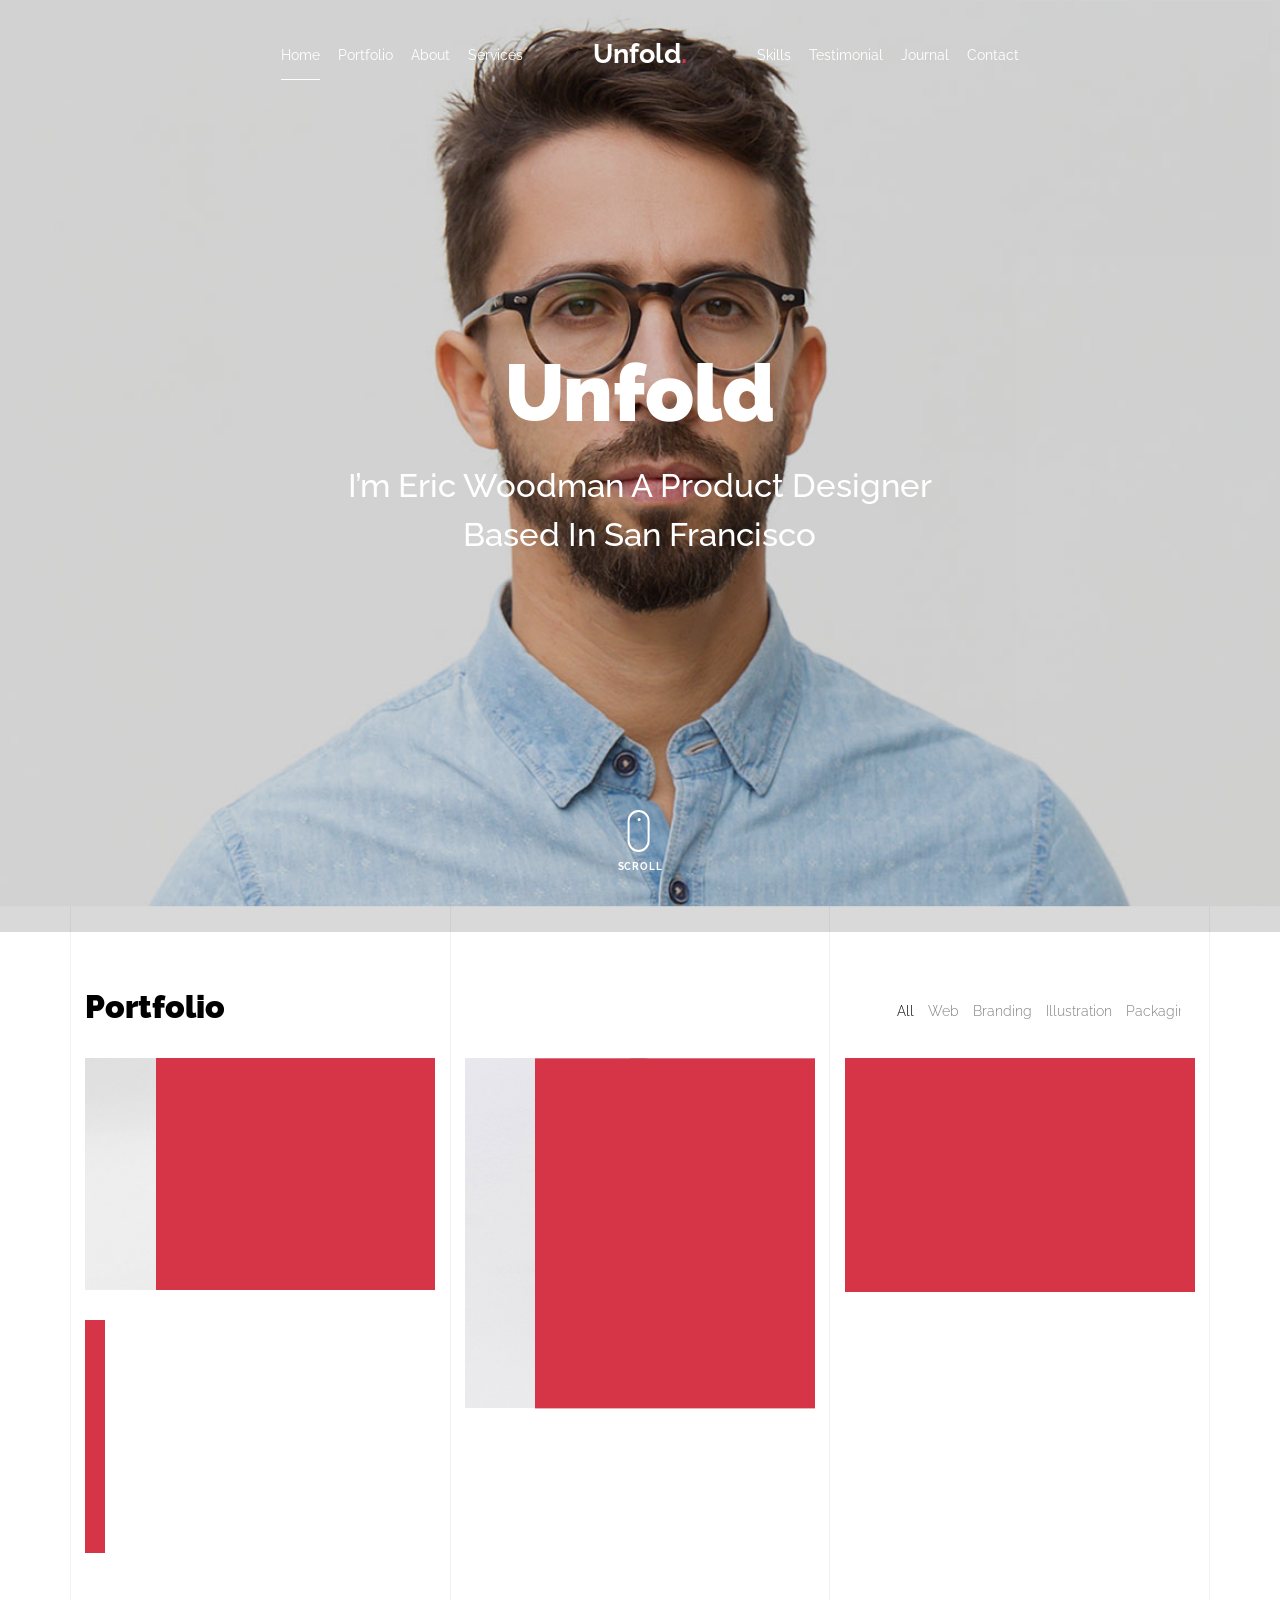
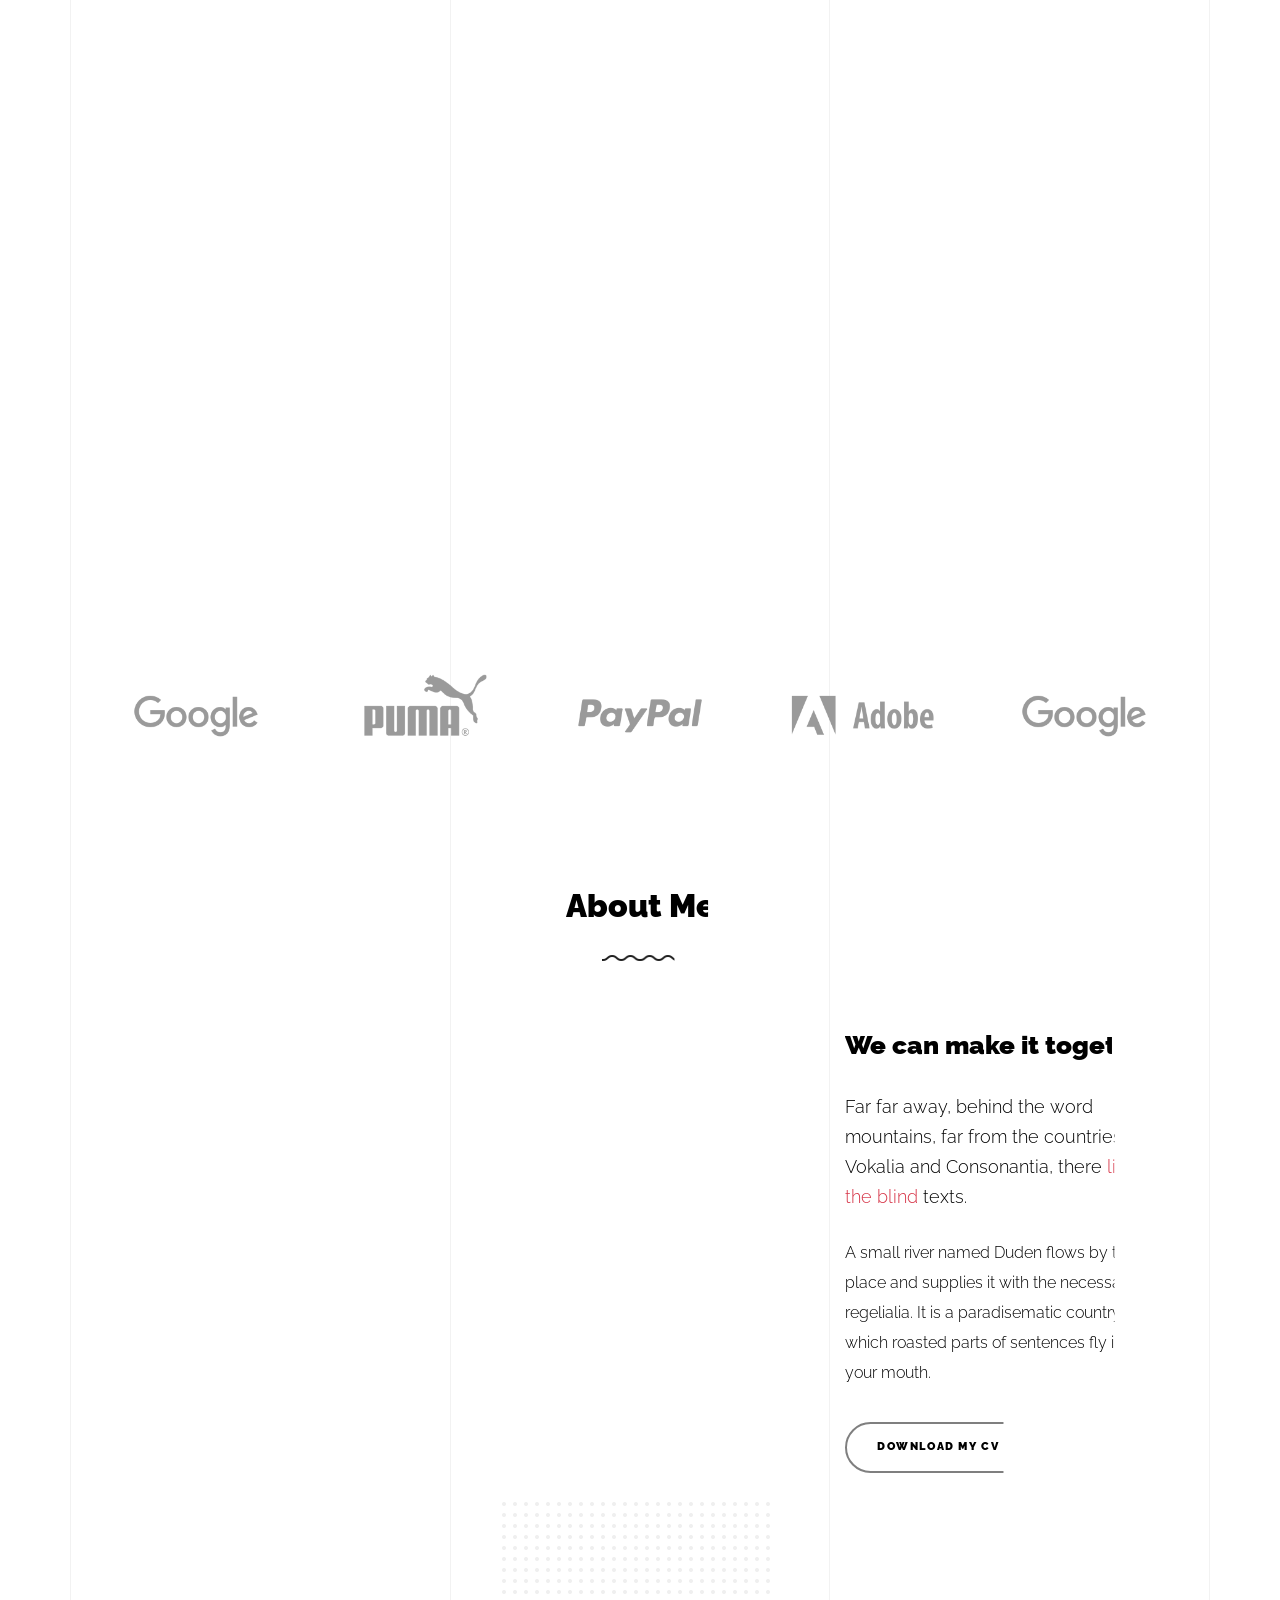
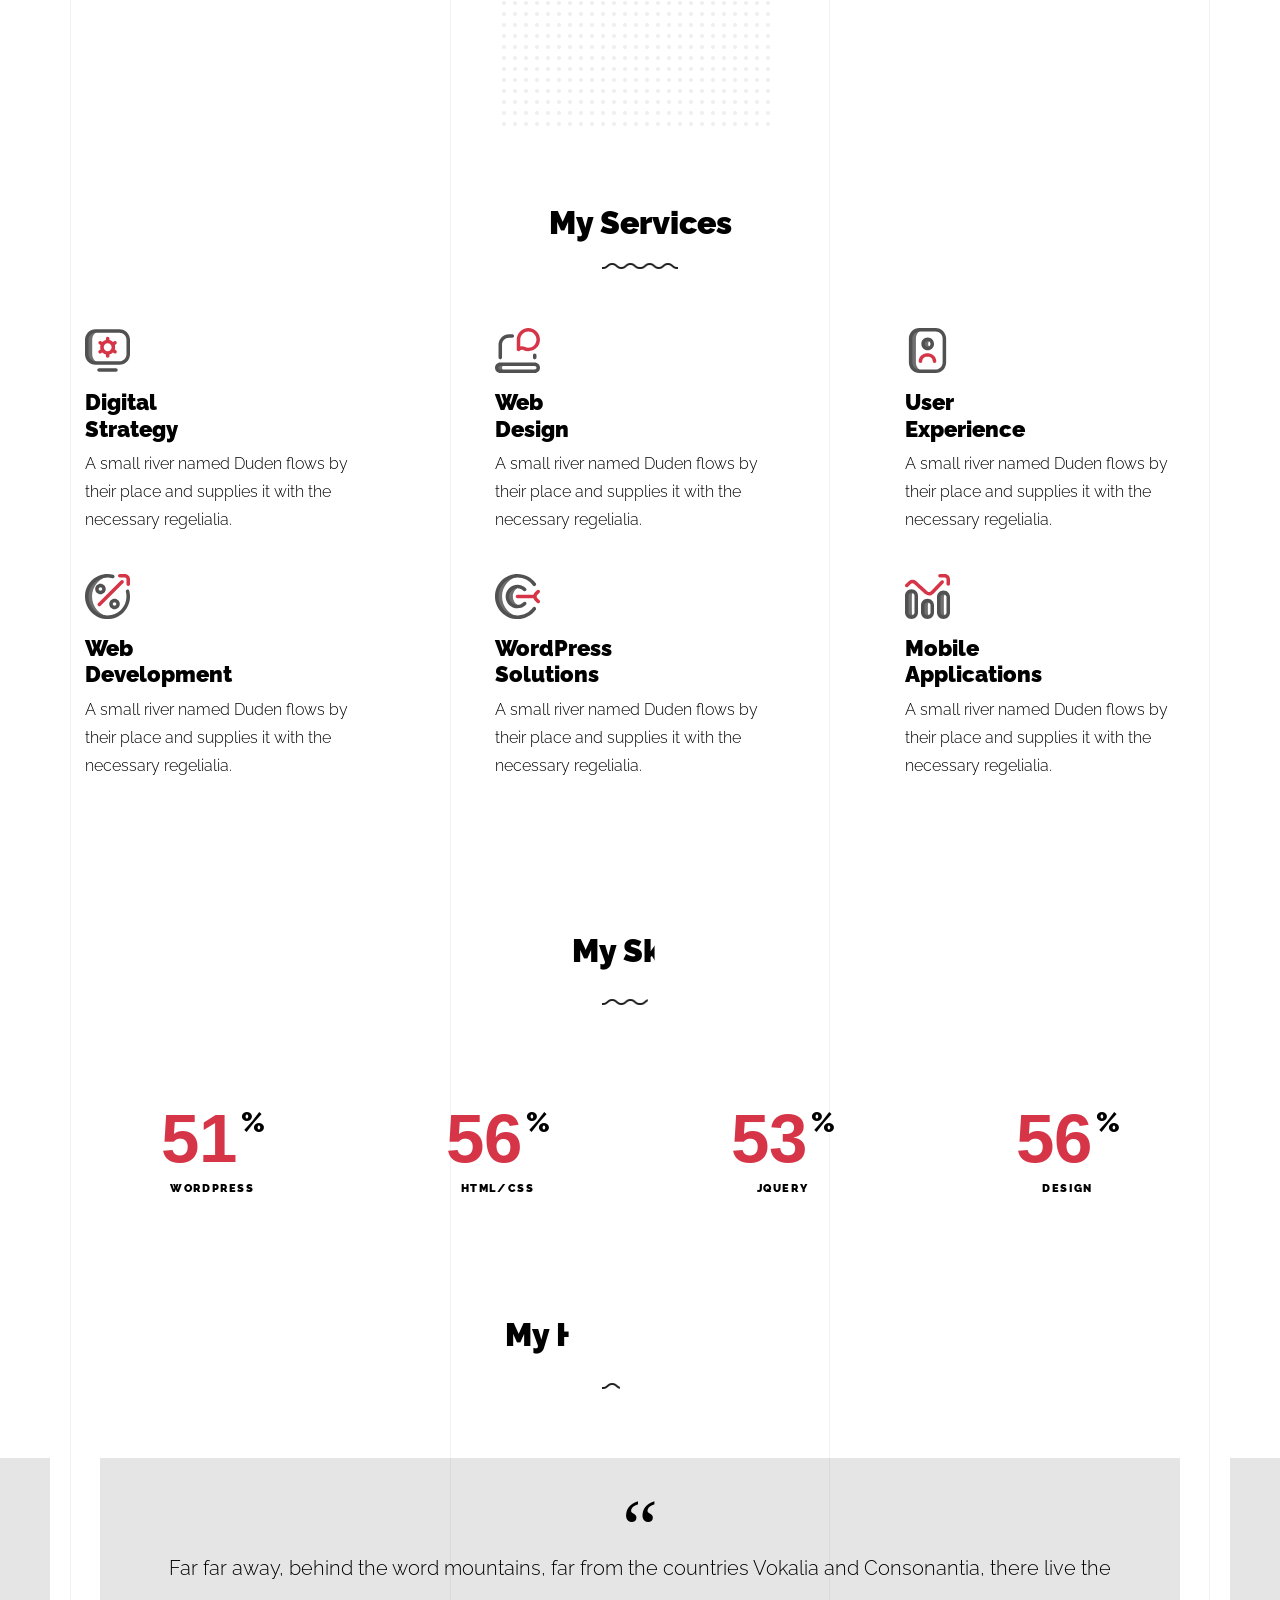
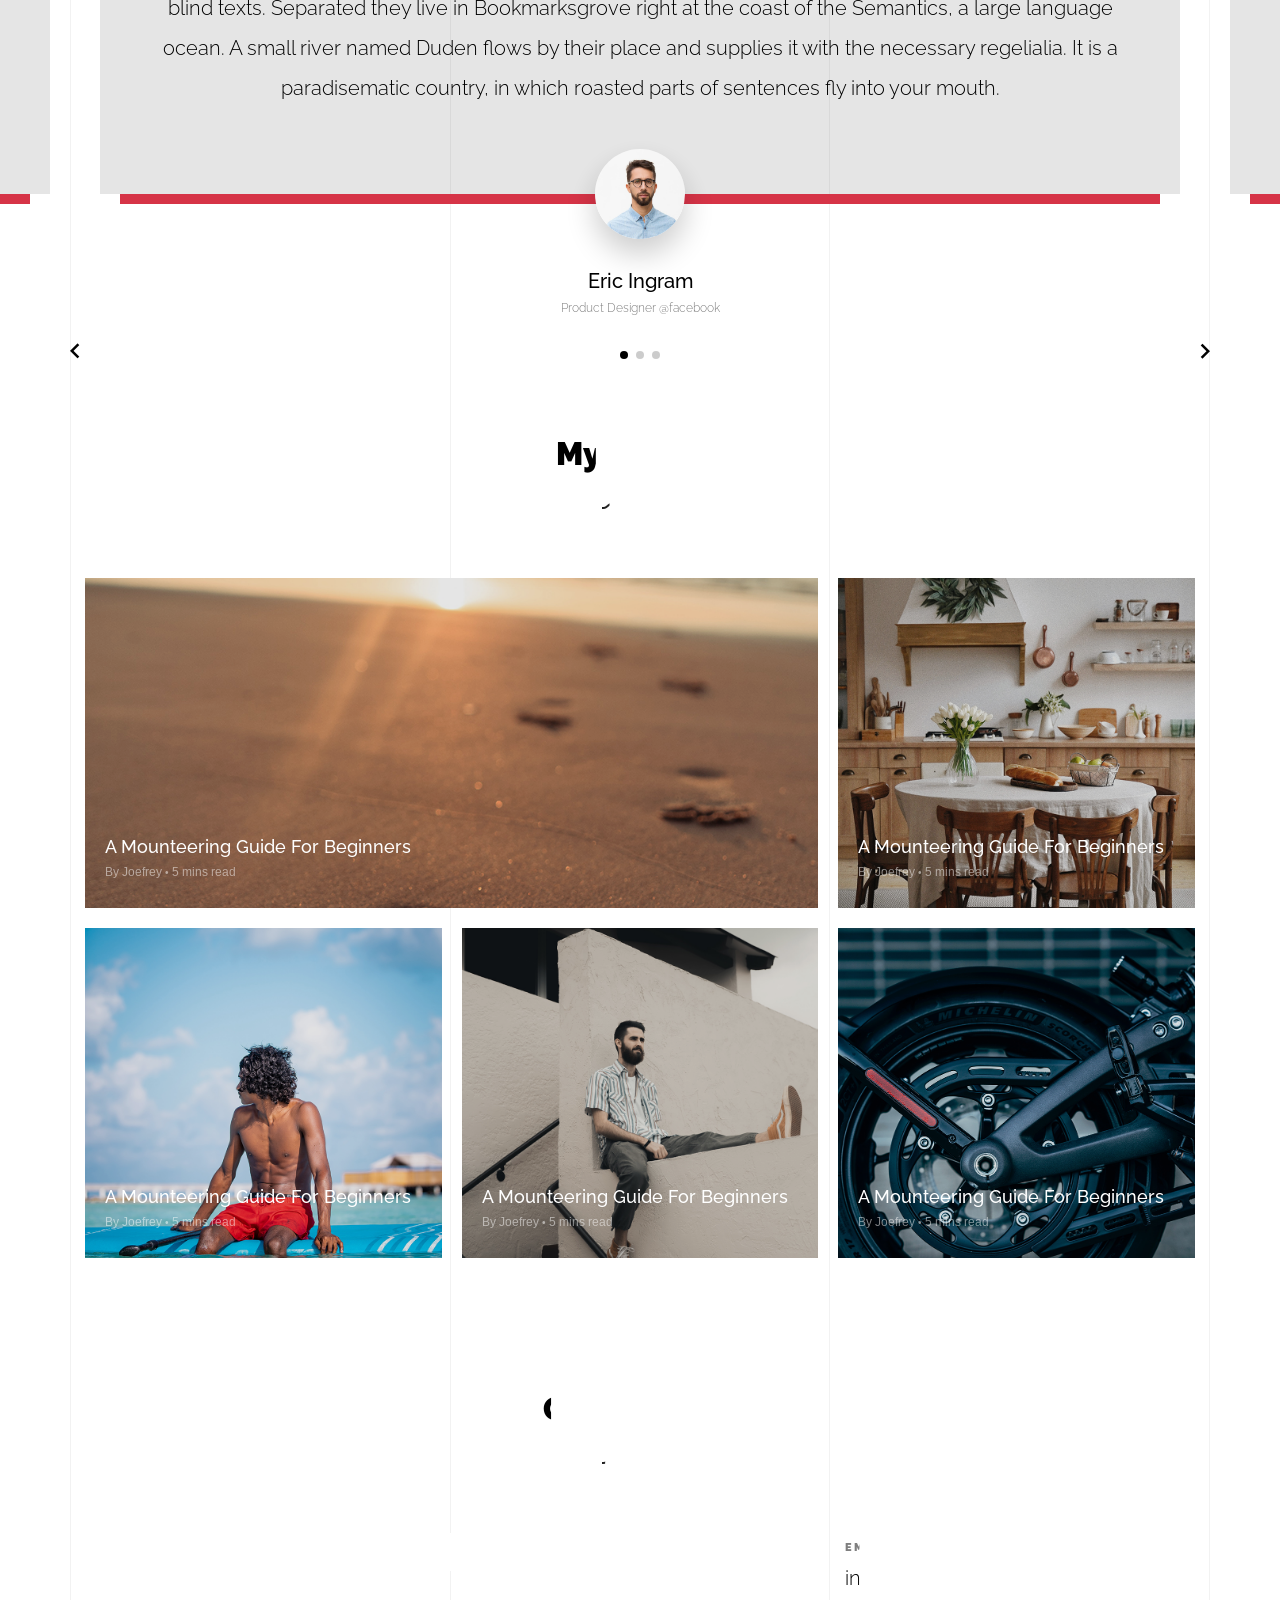
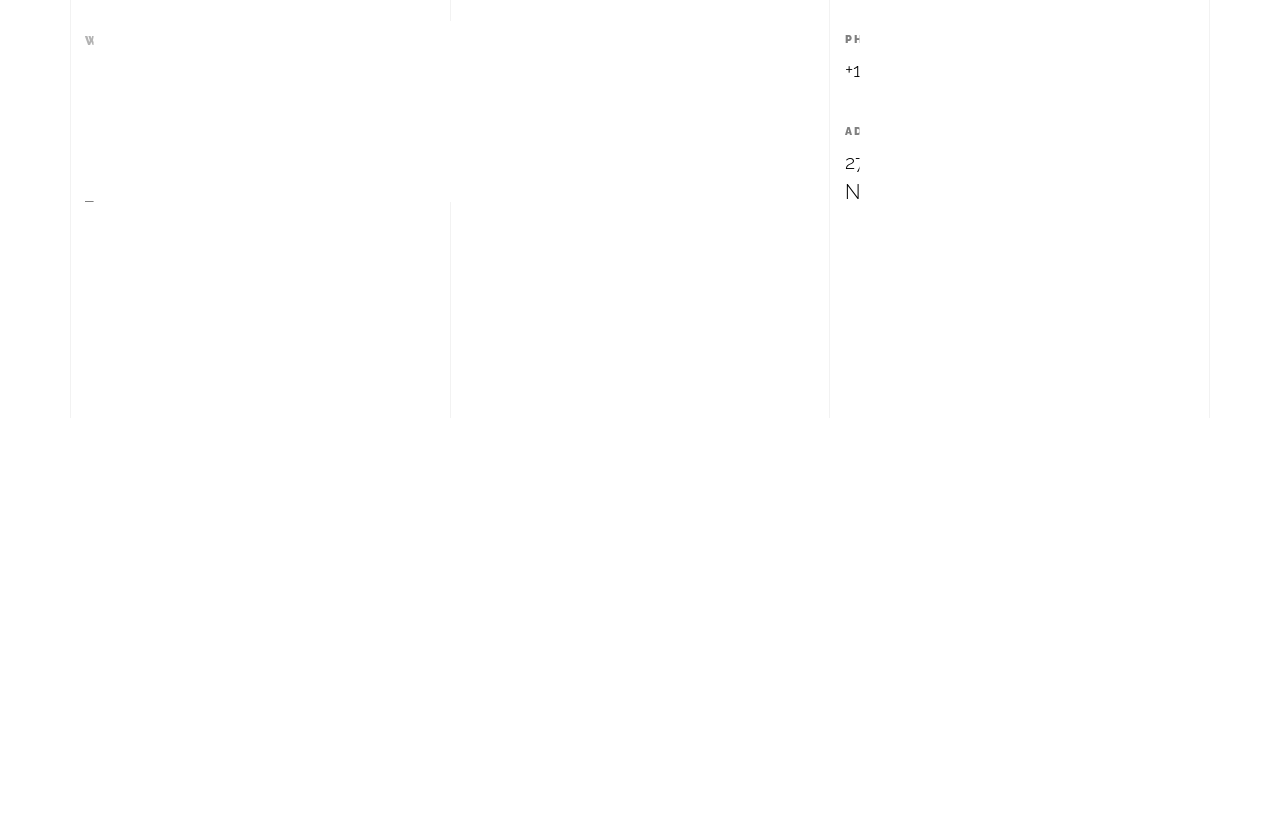
<file: light/index.html>
<!doctype html>
<html lang="en">
  <head>
    <title>Unfold &mdash; A onepage portfolio HTML template by Unslate.co</title>
    <meta charset="utf-8">
    <meta name="viewport" content="width=device-width, initial-scale=1, shrink-to-fit=no">
    
    <meta name="description" content="A onepage portfolio HTML template by Unslate.co">
    <meta name="keywords" content="html, css, javascript, jquery">
    <meta name="author" content="Unslate.co">

    <link rel="stylesheet" href="css/vendor/icomoon/style.css">
    <link rel="stylesheet" href="css/vendor/owl.carousel.min.css">
    <link rel="stylesheet" href="css/vendor/aos.css">
    <link rel="stylesheet" href="css/vendor/animate.min.css">
    <link rel="stylesheet" href="css/vendor/bootstrap.min.css">
    <link rel="stylesheet" href="css/vendor/jquery.fancybox.min.css">
    

    <!-- Theme Style -->
    <link rel="stylesheet" href="css/style.css">

  </head>
  <body data-spy="scroll" data-target=".site-nav-target" data-offset="200">

    <nav class="unslate_co--site-mobile-menu">
      <div class="close-wrap d-flex">
        <a href="#" class="d-flex ml-auto js-menu-toggle">
          <span class="close-label">Close</span>
          <div class="close-times">
            <span class="bar1"></span>
            <span class="bar2"></span>
          </div>
        </a>
      </div>
      <div class="site-mobile-inner"></div>
    </nav>


    <div class="unslate_co--site-wrap">

      <div class="unslate_co--site-inner">

        <div class="lines-wrap">
          <div class="lines-inner">
            <div class="lines"></div>
          </div>
        </div>
        <!-- END lines -->
      
      <nav class="unslate_co--site-nav site-nav-target">

        <div class="container">
        
          <div class="row align-items-center justify-content-between text-left">
            <div class="col-md-5 text-right">
              <ul class="site-nav-ul js-clone-nav text-left d-none d-lg-inline-block">
                <li class="has-children">
                  <a href="#home-section" class="nav-link">Home</a>
                  <ul class="dropdown">
                    <li>
                      <a href="index.html">Hero Image BG</a>
                    </li>
                    <li>
                      <a href="index-video.html">Video BG</a>
                    </li>
                    <li>
                      <a href="index-hero-slider.html">Hero Slider</a>
                    </li>
                    <li>
                      <a href="index-sidebar-menu.html">Sidebar Menu</a>
                    </li>
                    <li>
                      <a href="index-right-menu.html">Right Menu</a>
                    </li>
                  </ul>
                </li>
                <li><a href="#portfolio-section" class="nav-link">Portfolio</a></li>
                <li><a href="#about-section" class="nav-link">About</a></li>
                <li><a href="#services-section" class="nav-link">Services</a></li>
              </ul>
            </div>
            <div class="site-logo pos-absolute">
              <a href="index.html" class="unslate_co--site-logo">Unfold<span>.</span></a>
            </div>
            <div class="col-md-5 text-right text-lg-left">
              <ul class="site-nav-ul js-clone-nav text-left d-none d-lg-inline-block">
                <li><a href="#skills-section" class="nav-link">Skills</a></li>
                <li><a href="#testimonial-section" class="nav-link">Testimonial</a></li>
                <li><a href="#journal-section" class="nav-link">Journal</a></li>
                <li><a href="#contact-section" class="nav-link">Contact</a></li>
              </ul>

              <ul class="site-nav-ul-none-onepage text-right d-inline-block d-lg-none">
                <li><a href="#" class="js-menu-toggle">Menu</a></li>
              </ul>

            </div>
          </div>
        </div>

      </nav>
      <!-- END nav -->

      <div class="cover-v1 jarallax overlay" style="background-image: url('images/cover_bg_1.jpg');" id="home-section">
        <div class="container">
          <div class="row align-items-center">
              
            <div class="col-md-7 mx-auto text-center">
              <h1 class="heading gsap-reveal-hero text-white">Unfold</h1>
              <h2 class="subheading gsap-reveal-hero text-white">I’m Eric Woodman A Product Designer Based In San Francisco</h2>
            </div>

          </div>
        </div>


        <!-- dov -->
        <a href="#portfolio-section" class="mouse-wrap smoothscroll">
          <span class="mouse">
            <span class="scroll"></span>
          </span>
          <span class="mouse-label">Scroll</span>
        </a>

      </div>
      <!-- END .cover-v1 -->



      <div class="unslate_co--section" id="portfolio-section">
        <div class="container">
          
          
          <div class="relative"><div class="loader-portfolio-wrap"><div class="loader-portfolio dark"></div></div> </div>
          <div id="portfolio-single-holder"></div>

          <div class="portfolio-wrapper">

            <div class="d-flex align-items-center mb-4 gsap-reveal gsap-reveal-filter">
              <h2 class="mr-auto heading-h2">Portfolio</h2>
              
              <a href="#" class="text-black js-filter d-inline-block d-lg-none">Filter</a>
              
              <div class="filter-wrap">
                <div class="filter ml-auto" id="filters">
                  <a href="#" class="active" data-filter="*">All</a>
                  <a href="#" data-filter=".web">Web</a>
                  <a href="#" data-filter=".branding">Branding</a>
                  <a href="#" data-filter=".illustration">Illustration</a>
                  <a href="#" data-filter=".packaging">Packaging</a>
                </div>
              </div>

            </div>


            
            <div id="posts" class="row gutter-isotope-item">
              <div class="item web branding col-sm-6 col-md-6 col-lg-4 isotope-mb-2">
                <a href="portfolio-single-1.html" class="portfolio-item ajax-load-page isotope-item gsap-reveal-img" data-id="1">
                    <div class="overlay">
                      <span class="wrap-icon icon-link2"></span>
                      <div class="portfolio-item-content">
                        <h3>Shoe Rebranding</h3>
                        <p>web, branding</p>
                      </div>
                    </div>
                    <img src="images/work_1_md.jpg" class="lazyload  img-fluid" alt="Images" />
                  </a>
              </div>
              <div class="item branding packaging illustration col-sm-6 col-md-6 col-lg-4 isotope-mb-2 ">
                <a href="portfolio-single-3.html" class="portfolio-item ajax-load-page item-portrait isotope-item gsap-reveal-img" data-id="3">
                    <div class="overlay">
                      <span class="wrap-icon icon-link2"></span>
                      <div class="portfolio-item-content">
                        <h3>Reworking</h3>
                        <p>branding, packaging, illustration</p>
                      </div>
                    </div>
                    <img src="images/work_2_md.jpg" class="lazyload  img-fluid" alt="Images" />
                  </a>
              </div>

              <div class="item branding packaging col-sm-6 col-md-6 col-lg-4 isotope-mb-2">
                <a href="portfolio-single-4.html" class="portfolio-item isotope-item ajax-load-page gsap-reveal-img" data-id="4">
                    <div class="overlay">
                      <span class="wrap-icon icon-link2"></span>
                      <div class="portfolio-item-content">
                        <h3>Modern Building</h3>
                        <p>branding, packaging</p>
                      </div>
                    </div>
                    <img src="images/work_3_md.jpg" class="lazyload  img-fluid" alt="Images" />
                  </a>
              </div>

              <div class="item web packaging col-sm-6 col-md-6 col-lg-4 isotope-mb-2">

                <a href="images/work_4_full.jpg" class="portfolio-item isotope-item gsap-reveal-img" data-fancybox="gallery" data-caption="Watch">
                    <div class="overlay">
                      <span class="wrap-icon icon-photo2"></span>
                      <div class="portfolio-item-content">
                        <h3>Watch</h3>
                        <p>web, packaging</p>
                      </div>
                    </div>
                    <img src="images/work_4_full.jpg" class="lazyload  img-fluid" alt="Images" />
                  </a>

              </div>

              <div class="item illustration packaging col-sm-6 col-md-6 col-lg-4 isotope-mb-2">
                <a href="images/work_5_md.jpg" class="portfolio-item isotope-item gsap-reveal-img" data-fancybox="gallery" data-caption="Shoe Rebranding">
                    <div class="overlay">
                      <span class="wrap-icon icon-photo2"></span>
                      <div class="portfolio-item-content">
                        <h3>Shoe Rebranding</h3>
                        <p>illustration, packaging</p>
                      </div>
                    </div>
                    <img src="images/work_5_md.jpg" class="lazyload  img-fluid" alt="Images" />
                  </a>
              </div>

              <div class="item web branding col-sm-6 col-md-6 col-lg-4 isotope-mb-2">
                <a href="portfolio-single-2.html" class="portfolio-item ajax-load-page item-portrait isotope-item gsap-reveal-img" data-id="2">
                    <div class="overlay">
                      <span class="wrap-icon icon-link2"></span>
                      <div class="portfolio-item-content">
                        <h3>Reshape</h3>
                        <p>web, branding</p>
                      </div>
                    </div>
                    <img src="images/work_6_md.jpg" class="lazyload  img-fluid" alt="Images" />
                  </a>
              </div>

              <div class="item branding packaging col-sm-6 col-md-6 col-lg-4 isotope-mb-2">
                <a href="images/work_7_a_md.jpg" class="portfolio-item item-portrait isotope-item gsap-reveal-img" data-fancybox="gallery" data-caption="Modern Building">
                    <div class="overlay">
                      <span class="wrap-icon icon-photo2"></span>
                      <div class="portfolio-item-content">
                        <h3>Modern Building</h3>
                        <p>branding, packaging</p>
                      </div>
                    </div>
                    <img src="images/work_7_a_md.jpg" class="lazyload  img-fluid" alt="Images" />
                  </a>
              </div>

              <div class="item web branding col-sm-6 col-md-6 col-lg-4 isotope-mb-2">
                <a href="https://www.youtube.com/watch?v=mwtbEGNABWU" class="portfolio-item isotope-item gsap-reveal-img" data-fancybox="gallery" data-caption="Showreel 2019">
                    <div class="overlay">
                      <span class="wrap-icon icon-play_circle_filled"></span>
                      <div class="portfolio-item-content">
                        <h3>Showreel 2019</h3>
                        <p>web, branding</p>
                      </div>
                    </div>
                    <img src="images/work_8_md.jpg" class="lazyload  img-fluid" alt="Images" />
                  </a>
              </div>

              <div class="item web illustration col-sm-6 col-md-6 col-lg-4 isotope-mb-2">
                <a href="images/work_9_a_md.jpg" class="portfolio-item isotope-item gsap-reveal-img" data-fancybox="gallery" data-caption="Render Packaging">
                    <div class="overlay">
                      <span class="wrap-icon icon-photo2"></span>
                      <div class="portfolio-item-content">
                        <h3>Render Packaging</h3>
                        <p>web, illustration</p>
                      </div>
                    </div>
                    <img src="images/work_9_a_md.jpg" class="lazyload  img-fluid" alt="Images" />
                  </a>
              </div>

            </div>
            
          </div>


        </div>
      </div>



      <div class="unslate_co--section">
        <div class="container">
          <div class="owl-carousel logo-slider">
            <div class="logo-v1 gsap-reveal">
              <img src="images/logo-google.png" alt="Image" class="img-fluid">
            </div>
            <div class="logo-v1 gsap-reveal">
              <img src="images/logo-puma.png" alt="Image" class="img-fluid">
            </div>
            <div class="logo-v1 gsap-reveal">
              <img src="images/logo-paypal.png" alt="Image" class="img-fluid">
            </div>
            <div class="logo-v1 gsap-reveal">
              <img src="images/logo-adobe.png" alt="Image" class="img-fluid">
            </div>
          </div>
        </div>
      </div>


      <div class="unslate_co--section" id="about-section">
        <div class="container">
          
          <div class="section-heading-wrap text-center mb-5">
            <h2 class="heading-h2 text-center divider"><span class="gsap-reveal">About Me</span></h2>
            <span class="gsap-reveal"><img src="images/divider.png" alt="divider" width="76"></span>
          </div>
          

          <div class="row mt-5 justify-content-between">
            <div class="col-lg-7 mb-5 mb-lg-0" data-aos="fade-up">
              <figure class="dotted-bg gsap-reveal-img">
                <img src="images/about_me_pic.jpg" alt="Image" class="img-fluid">
              </figure>
            </div>
            <div class="col-lg-4 pr-lg-5">
              <h3 class="mb-4 heading-h3"><span class="gsap-reveal">We can make it together</span></h3>
              <p class="lead gsap-reveal">Far far away, behind the word mountains, far from the countries Vokalia and Consonantia, there <a href="#">live the blind</a> texts. </p>
              <p class="mb-4 gsap-reveal">A small river named Duden flows by their place and supplies it with the necessary regelialia. It is a paradisematic country, in which roasted parts of sentences fly into your mouth.</p>
              <p class="gsap-reveal"><a href="#" class="btn btn-outline-pill btn-custom-light">Download my CV</a></p>
            </div>
          </div>
        </div>
      </div>

      <div class="unslate_co--section" id="services-section">
        <div class="container">

          <div class="section-heading-wrap text-center mb-5">
            <h2 class="heading-h2 text-center divider">My Services</h2>
            <img src="images/divider.png" alt="divider" width="76">
          </div>

          <div class="row gutter-v3">
            <div class="col-md-6 col-lg-4 mb-4">
              <div class="feature-v1" data-aos="fade-up" data-aos-delay="0">
                <div class="wrap-icon mb-3">
                  <img src="images/svg/001-options.svg" alt="Image" width="45">
                </div>
                <h3>Digital <br> Strategy</h3>
                <p>A small river named Duden flows by their place and supplies it with the necessary regelialia. </p>
              </div> 
            </div>
            <div class="col-md-6 col-lg-4 mb-4">
              <div class="feature-v1" data-aos="fade-up" data-aos-delay="100">
                <div class="wrap-icon mb-3">
                  <img src="images/svg/002-chat.svg" alt="Icon" width="45">
                </div>
                <h3>Web <br> Design</h3>
                <p>A small river named Duden flows by their place and supplies it with the necessary regelialia. </p>
              </div> 
            </div>
            <div class="col-md-6 col-lg-4 mb-4">
              <div class="feature-v1" data-aos="fade-up" data-aos-delay="200">
                <div class="wrap-icon mb-3">
                  <img src="images/svg/003-contact-book.svg" alt="Image" class="img-fluid" width="45">
                </div>
                <h3>User <br> Experience</h3>
                <p>A small river named Duden flows by their place and supplies it with the necessary regelialia. </p>
              </div> 
            </div>

            <div class="col-md-6 col-lg-4 mb-4">
              <div class="feature-v1" data-aos="fade-up" data-aos-delay="0">
                <div class="wrap-icon mb-3">
                  <img src="images/svg/004-percentage.svg" alt="Image" width="45">
                </div>
                <h3>Web <br> Development</h3>
                <p>A small river named Duden flows by their place and supplies it with the necessary regelialia. </p>
              </div> 
            </div>
            <div class="col-md-6 col-lg-4 mb-4">
              <div class="feature-v1" data-aos="fade-up" data-aos-delay="100">
                <div class="wrap-icon mb-3">
                  <img src="images/svg/006-goal.svg" alt="Image" width="45">
                </div>
                <h3>WordPress <br> Solutions</h3>
                <p>A small river named Duden flows by their place and supplies it with the necessary regelialia. </p>
              </div> 
            </div>
            <div class="col-md-6 col-lg-4 mb-4">
              <div class="feature-v1" data-aos="fade-up" data-aos-delay="200">
                <div class="wrap-icon mb-3">
                  <img src="images/svg/005-line-chart.svg" alt="Image" width="45">
                </div>
                <h3>Mobile <br> Applications</h3>
                <p>A small river named Duden flows by their place and supplies it with the necessary regelialia. </p>
              </div> 
            </div>

          </div>

        </div>
      </div>

      <div class="unslate_co--section section-counter" id="skills-section">
        <div class="container">
          <div class="section-heading-wrap text-center mb-5">
            <h2 class="heading-h2 text-center divider"><span class="gsap-reveal">My Skills</span></h2>
            <span class="gsap-reveal"><img src="images/divider.png" alt="divider" width="76"></span>
          </div>


          <div class="row pt-5">
            <div class="col-6 col-sm-6 mb-5 mb-lg-0 col-md-6 col-lg-3" data-aos="fade-up" data-aos-delay="0">
              <div class="counter-v1 text-center">
                <span class="number-wrap">
                  <span class="number number-counter" data-number="90">0</span>
                  <span class="append-text">%</span>
                </span>
                <span class="counter-label">WordPress</span>
              </div>
            </div>
            <div class="col-6 col-sm-6 mb-5 mb-lg-0 col-md-6 col-lg-3" data-aos="fade-up" data-aos-delay="100">
              <div class="counter-v1 text-center">
                <span class="number-wrap">
                  <span class="number number-counter" data-number="99">0</span>
                  <span class="append-text">%</span>
                </span>
                <span class="counter-label">HTML/CSS</span>
              </div>
            </div>
            <div class="col-6 col-sm-6 mb-5 mb-lg-0 col-md-6 col-lg-3" data-aos="fade-up" data-aos-delay="200">
              <div class="counter-v1 text-center">
                <span class="number-wrap">
                  <span class="number number-counter" data-number="95">0</span>
                  <span class="append-text">%</span>
                </span>
                <span class="counter-label">jQuery</span>
              </div>
            </div>
            <div class="col-6 col-sm-6 mb-5 mb-lg-0 col-md-6 col-lg-3" data-aos="fade-up" data-aos-delay="300">
              <div class="counter-v1 text-center">
                <span class="number-wrap">
                  <span class="number number-counter" data-number="100">0</span>
                  <span class="append-text">%</span>
                </span>
                <span class="counter-label">Design</span>
              </div>
            </div>
          </div>
        </div>
      </div>
      <!-- END .counter -->

      <div class="unslate_co--section" id="testimonial-section">
        <div class="container">
          <div class="section-heading-wrap text-center mb-5">
            <h2 class="heading-h2 text-center divider"><span class="gsap-reveal">My Happy Clients</span></h2>
            <span class="gsap-reveal"><img src="images/divider.png" alt="divider" width="76"></span>
          </div>
        </div>

        <div class="owl-carousel testimonial-slider">
          <div>
            <div class="testimonial-v1">
              <div class="testimonial-inner-bg">
                <span class="quote">&ldquo;</span>
                <blockquote>
                  Far far away, behind the word mountains, far from the countries Vokalia and Consonantia, there live the blind texts. Separated they live in Bookmarksgrove right at the coast of the Semantics, a large language ocean. A small river named Duden flows by their place and supplies it with the necessary regelialia. It is a paradisematic country, in which roasted parts of sentences fly into your mouth.
                </blockquote>
              </div>
              
              <div class="testimonial-author-info">
                <img src="images/person_man_1.jpg" alt="Image">
                <h3>Eric Ingram</h3>
                <span class="d-block position">Product Designer @facebook</span>
              </div>

            </div>
          </div>
          <div>
            <div class="testimonial-v1">
              <div class="testimonial-inner-bg">
                <span class="quote">&ldquo;</span>
                <blockquote>
                  Far far away, behind the word mountains, far from the countries Vokalia and Consonantia, there live the blind texts. Separated they live in Bookmarksgrove right at the coast of the Semantics, a large language ocean. A small river named Duden flows by their place and supplies it with the necessary regelialia. It is a paradisematic country, in which roasted parts of sentences fly into your mouth.
                </blockquote>
              </div>
              
              <div class="testimonial-author-info">
                <img src="images/person_man_2.jpg" alt="Image">
                <h3>Ryan Mullins</h3>
                <span class="d-block position">Product Designer @Shopify</span>
              </div>

            </div>
          </div>
          <div>
            <div class="testimonial-v1">
              <div class="testimonial-inner-bg">
                <span class="quote">&ldquo;</span>
                <blockquote>
                  Far far away, behind the word mountains, far from the countries Vokalia and Consonantia, there live the blind texts. Separated they live in Bookmarksgrove right at the coast of the Semantics, a large language ocean. A small river named Duden flows by their place and supplies it with the necessary regelialia. It is a paradisematic country, in which roasted parts of sentences fly into your mouth.
                </blockquote>
              </div>
              
              <div class="testimonial-author-info">
                <img src="images/person_woman_1.jpg" alt="Image">
                <h3>Erica Miller</h3>
                <span class="d-block position">Product Designer @Twitter</span>
              </div>

            </div>
          </div>
        </div>

      </div>
      <!-- END testimonial -->

      <div class="unslate_co--section" id="journal-section">
        <div class="container">
          <div class="section-heading-wrap text-center mb-5">
            <h2 class="heading-h2 text-center divider"><span class="gsap-reveal">My Journal</span></h2>
            <span class="gsap-reveal"><img src="images/divider.png" alt="divider" width="76"></span>
          </div>

          
          <div class="row gutter-v4 align-items-stretch">
            <div class="col-sm-6 col-md-6 col-lg-8 blog-post-entry" data-aos="fade-up" data-aos-delay="0">

              <a href="blog-single.html" class="grid-item blog-item w-100 h-100">
                <div class="overlay">
                  <div class="portfolio-item-content">
                    <h3>A Mounteering Guide For Beginners</h3>
                    <p class="post-meta">By Joefrey <span class="small">&bullet;</span> 5 mins read</p>
                  </div>
                </div>
                <img src="images/post_1.jpg" class="lazyload" alt="Image" />
              </a>


            </div>
            <div class="col-sm-6 col-md-6 col-lg-4 blog-post-entry" data-aos="fade-up" data-aos-delay="100">
              <a href="blog-single.html" class="grid-item blog-item w-100 h-100">
                <div class="overlay">
                  <div class="portfolio-item-content">
                    <h3>A Mounteering Guide For Beginners</h3>
                    <p class="post-meta">By Joefrey <span class="small">&bullet;</span> 5 mins read</p>
                  </div>
                </div>
                <img src="images/post_2.jpg" class="lazyload" alt="Image" />
              </a>
            </div>


            <div class="col-sm-6 col-md-6 col-lg-4 blog-post-entry" data-aos="fade-up" data-aos-delay="0">

              <a href="blog-single.html" class="grid-item blog-item w-100 h-100">
                <div class="overlay">
                  <div class="portfolio-item-content">
                    <h3>A Mounteering Guide For Beginners</h3>
                    <p class="post-meta">By Joefrey <span class="small">&bullet;</span> 5 mins read</p>
                  </div>
                </div>
                <img src="images/post_3.jpg" class="lazyload" alt="Image" />
              </a>


            </div>
            <div class="col-sm-6 col-md-6 col-lg-4 blog-post-entry" data-aos="fade-up" data-aos-delay="100">
              <a href="blog-single.html" class="grid-item blog-item w-100 h-100">
                <div class="overlay">
                  <div class="portfolio-item-content">
                    <h3>A Mounteering Guide For Beginners</h3>
                    <p class="post-meta">By Joefrey <span class="small">&bullet;</span> 5 mins read</p>
                  </div>
                </div>
                <img src="images/post_4.jpg" class="lazyload" alt="Image" />
              </a>
            </div>

            <div class="col-sm-6 col-md-6 col-lg-4 blog-post-entry" data-aos="fade-up" data-aos-delay="200">
              <a href="blog-single.html" class="grid-item blog-item w-100 h-100">
                <div class="overlay">
                  <div class="portfolio-item-content">
                    <h3>A Mounteering Guide For Beginners</h3>
                    <p class="post-meta">By Joefrey <span class="small">&bullet;</span> 5 mins read</p>
                  </div>
                </div>
                <img src="images/post_5.jpg" class="lazyload" alt="Image" />
              </a>
            </div>


          </div>

        </div>
      </div>
      <!-- END blog posts -->


      <div class="unslate_co--section" id="contact-section">
        <div class="container">
          <div class="section-heading-wrap text-center mb-5">
            <h2 class="heading-h2 text-center divider"><span class="gsap-reveal">Get In Touch</span></h2>
            <span class="gsap-reveal"><img src="images/divider.png" alt="divider" width="76"></span>
          </div>


          <div class="row justify-content-between">
            
            <div class="col-md-6">
              <form method="post" class="form-outline-style-v1" id="contactForm">
                <div class="form-group row mb-0">

                  <div class="col-lg-6 form-group gsap-reveal">
                    <label for="name">Name</label>
                    <input name="name" type="text" class="form-control" id="name">
                  </div>
                  <div class="col-lg-6 form-group gsap-reveal">
                    <label for="email">Email</label>
                    <input name="email" type="email" class="form-control" id="email">
                  </div>
                  <div class="col-lg-12 form-group gsap-reveal">
                    <label for="message">Write your message...</label>
                    <textarea name="message" id="message" cols="30" rows="7" class="form-control"></textarea>
                  </div>
                </div>
                <div class="form-group row gsap-reveal">
                    <div class="col-md-12 d-flex align-items-center">
                      <input type="submit" class="btn btn-outline-pill btn-custom-light mr-3" value="Send Message">
                      <span class="submitting"></span>
                    </div>
                  </div>
              </form>
              <div id="form-message-warning" class="mt-4"></div> 
              <div id="form-message-success">
                Your message was sent, thank you!
              </div>

            </div>

            <div class="col-md-4">
              <div class="contact-info-v1">
                <div class="gsap-reveal d-block">
                  <span class="d-block contact-info-label">Email</span>
                  <a href="#" class="contact-info-val">info@unslate.co</a>
                </div>
                <div class="gsap-reveal d-block">
                  <span class="d-block contact-info-label">Phone</span>
                  <a href="#" class="contact-info-val">+12 345 6789 012</a>
                </div>
                <div class="gsap-reveal d-block">
                  <span class="d-block contact-info-label">Address</span>
                  <address class="contact-info-val">273 South Riverview Rd. <br> New York, NY 10011</address>
                </div>
              </div>
            </div>

          </div>
        </div>
      </div>
      </div> 

      <footer class="unslate_co--footer unslate_co--section">
        <div class="container">
          <div class="row justify-content-center">
            <div class="col-md-7">
              
              <div class="footer-site-logo"><a href="#">Unfold<span>.</span></a></div>

              <ul class="footer-site-social">
                <li><a href="#">Facebook</a></li>
                <li><a href="#">Twitter</a></li>
                <li><a href="#">Instagram</a></li>
                <li><a href="#">Dribbble</a></li>
                <li><a href="#">Behance</a></li>
              </ul>

              <p class="site-copyright">
                <small>&copy; 2020 <a href="#">Unfold  </a>. All Rights Reserved. Design with <span class="icon-heart text-danger"></span> by <a href="#">Unslate.co</a>.</small>
              </p>

            </div>
          </div>
        </div>
      </footer>

      
    </div>

    <!-- Loader -->
    <div id="unslate_co--overlayer"></div>
    <div class="site-loader-wrap">
      <div class="site-loader dark"></div>
    </div>

    <script src="js/scripts-dist.js"></script>
    <script src="js/main.js"></script>

    <!-- Global site tag (gtag.js) - Google Analytics -->
<script async src="https://www.googletagmanager.com/gtag/js?id=UA-157808202-1"></script>
<script>
  window.dataLayer = window.dataLayer || [];
  function gtag(){dataLayer.push(arguments);}
  gtag('js', new Date());

  gtag('config', 'UA-157808202-1');
</script>

  </body>
</html>
</file>
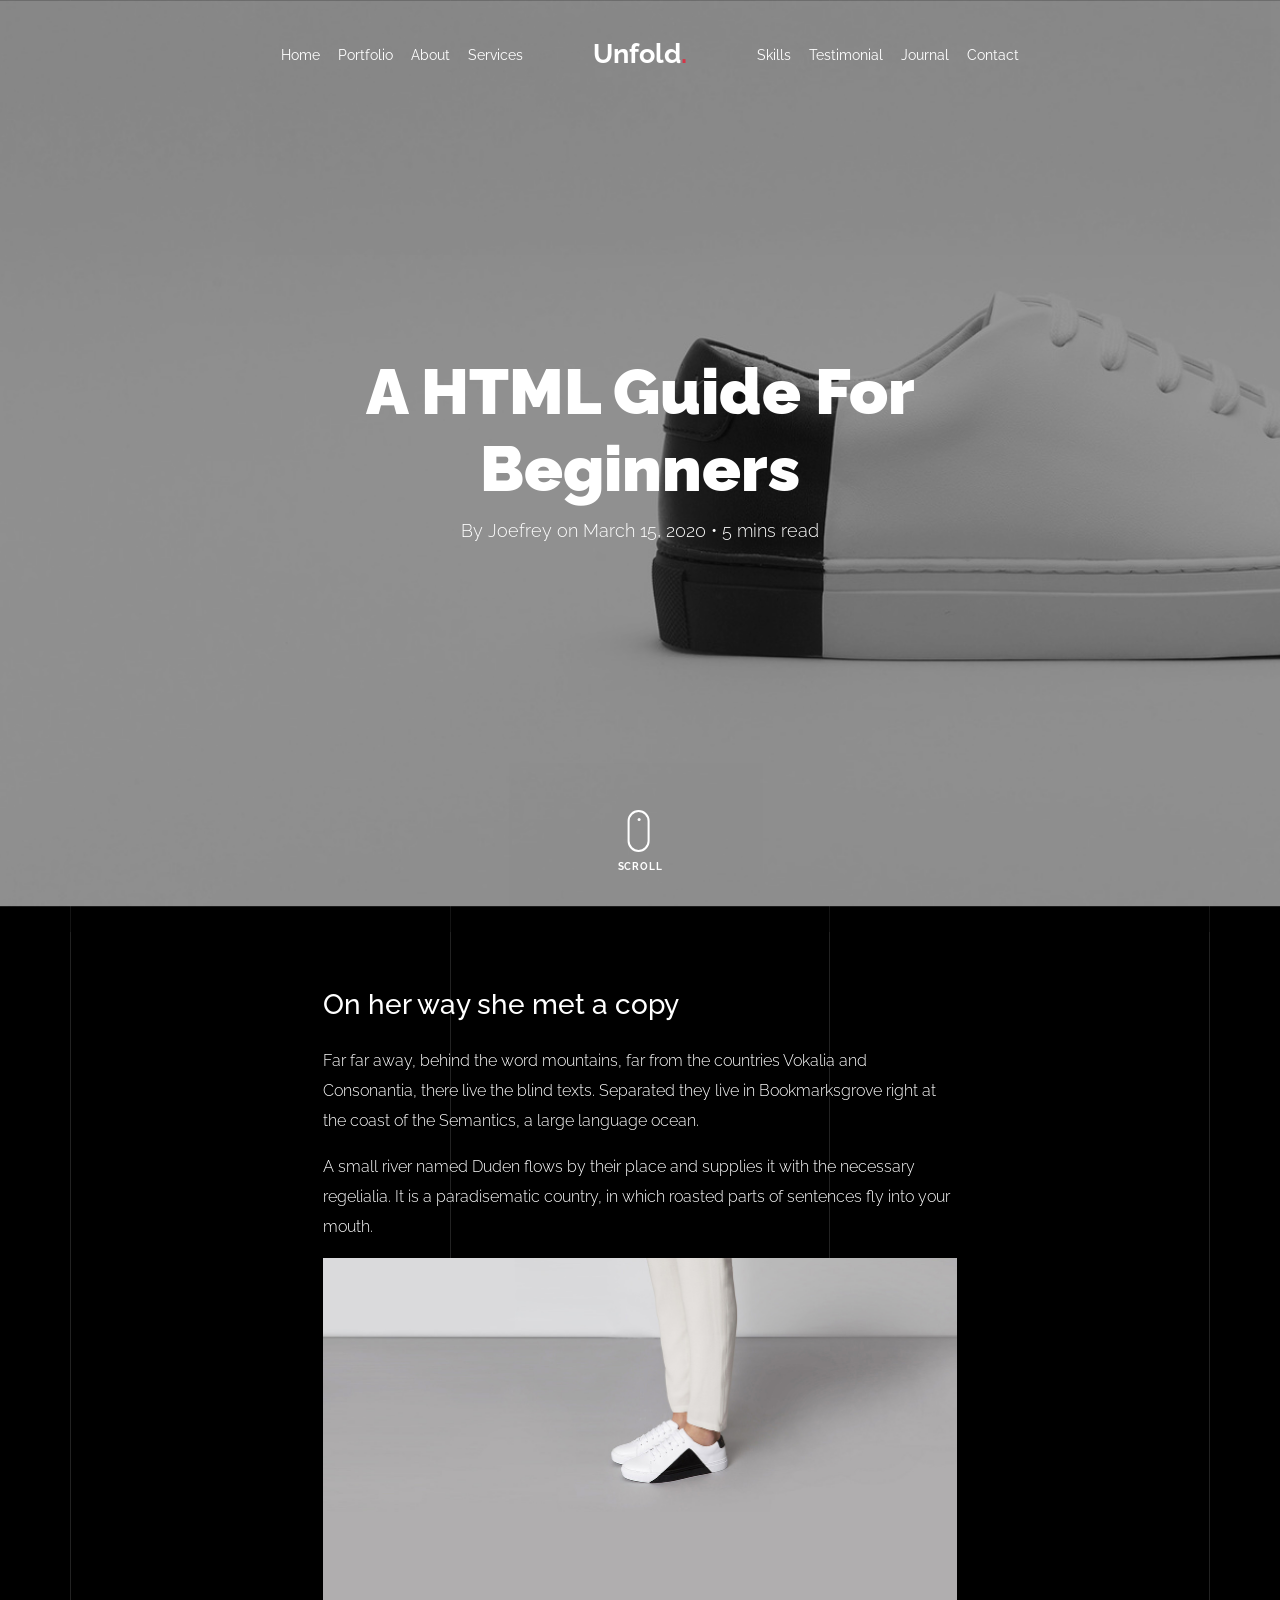
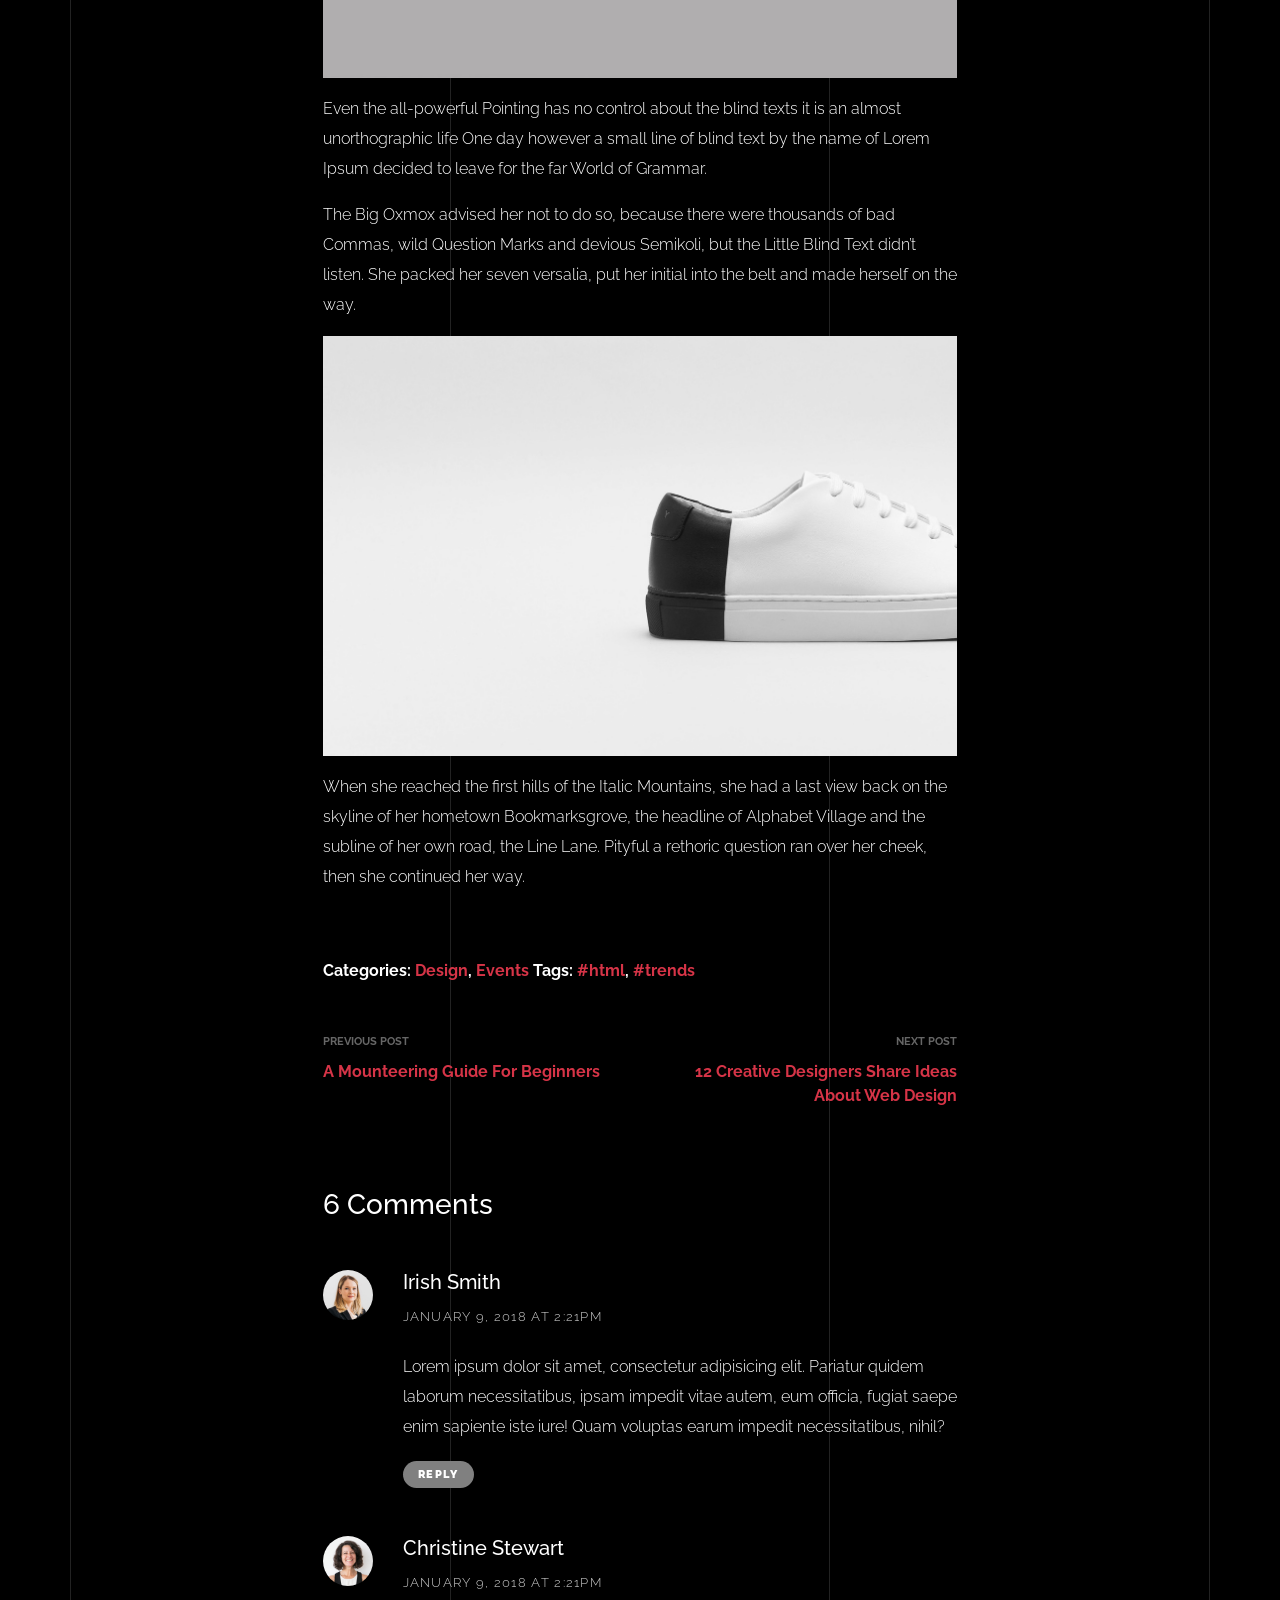
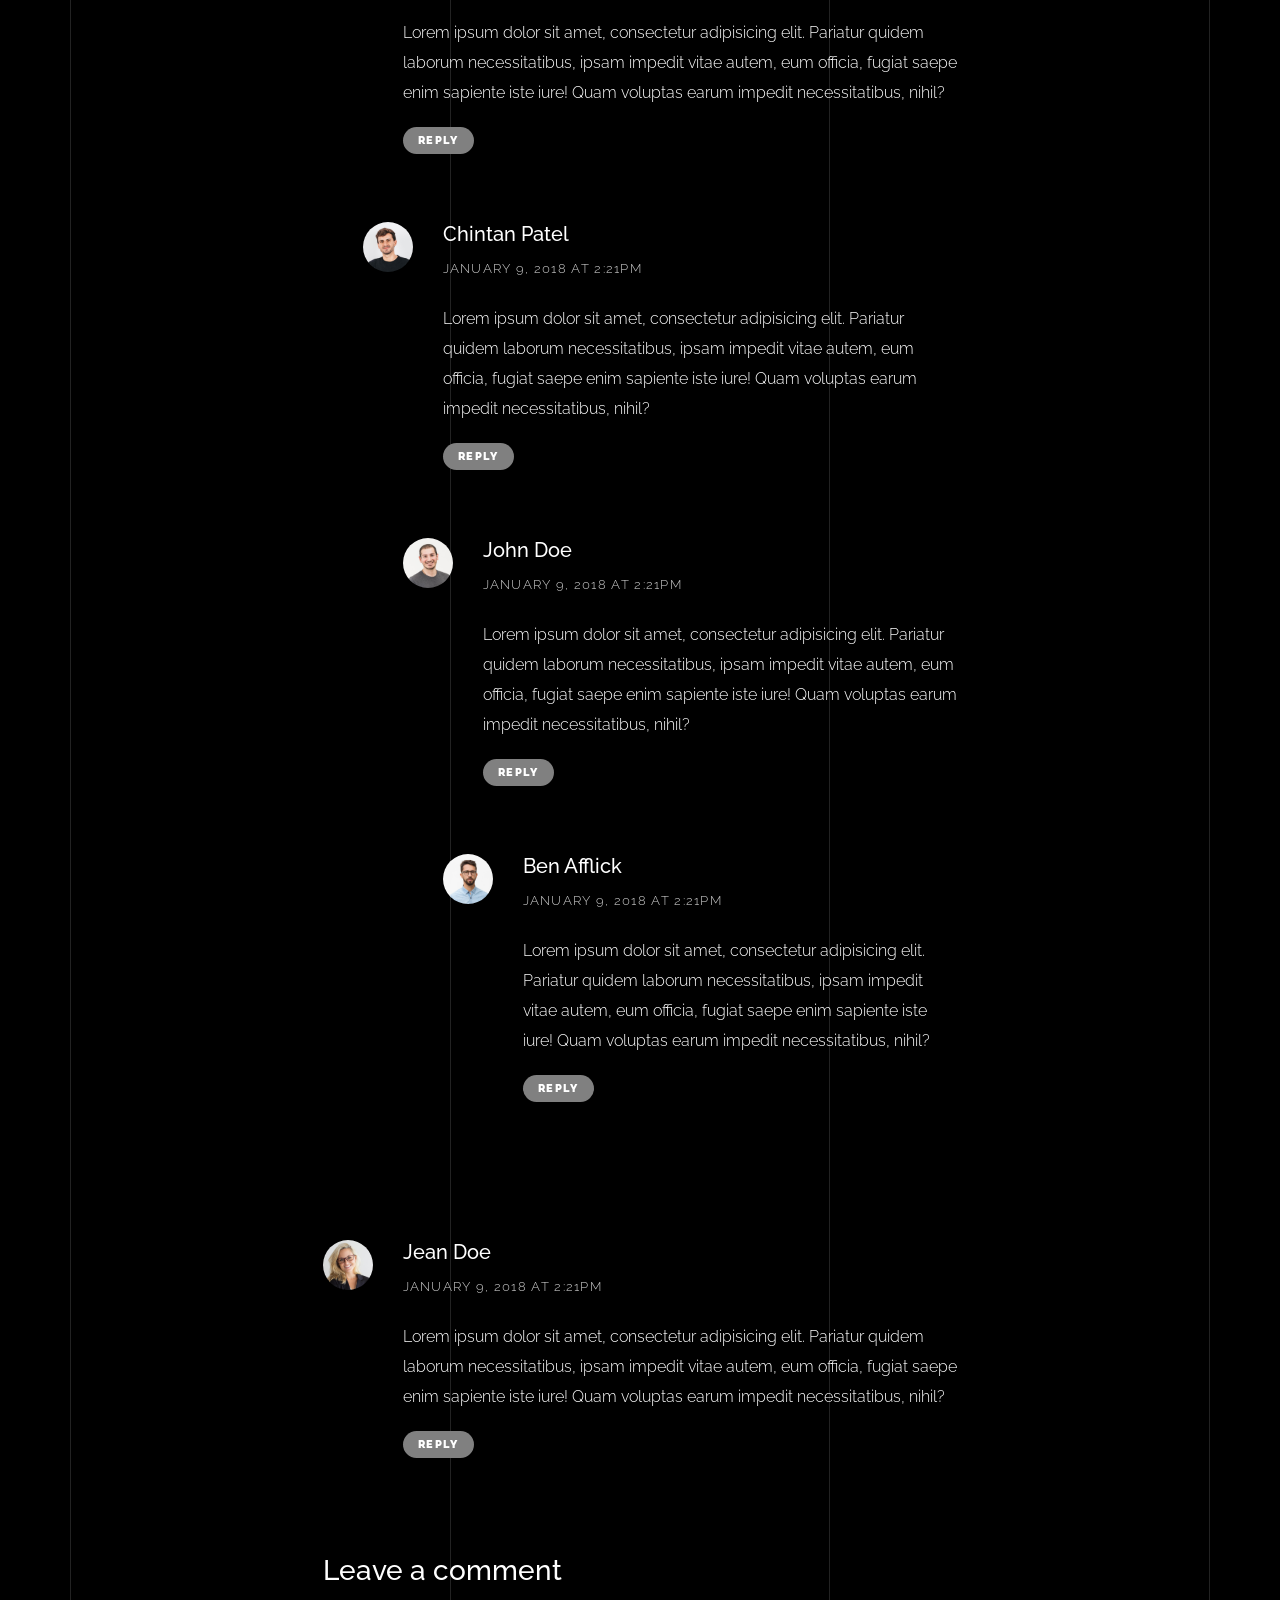
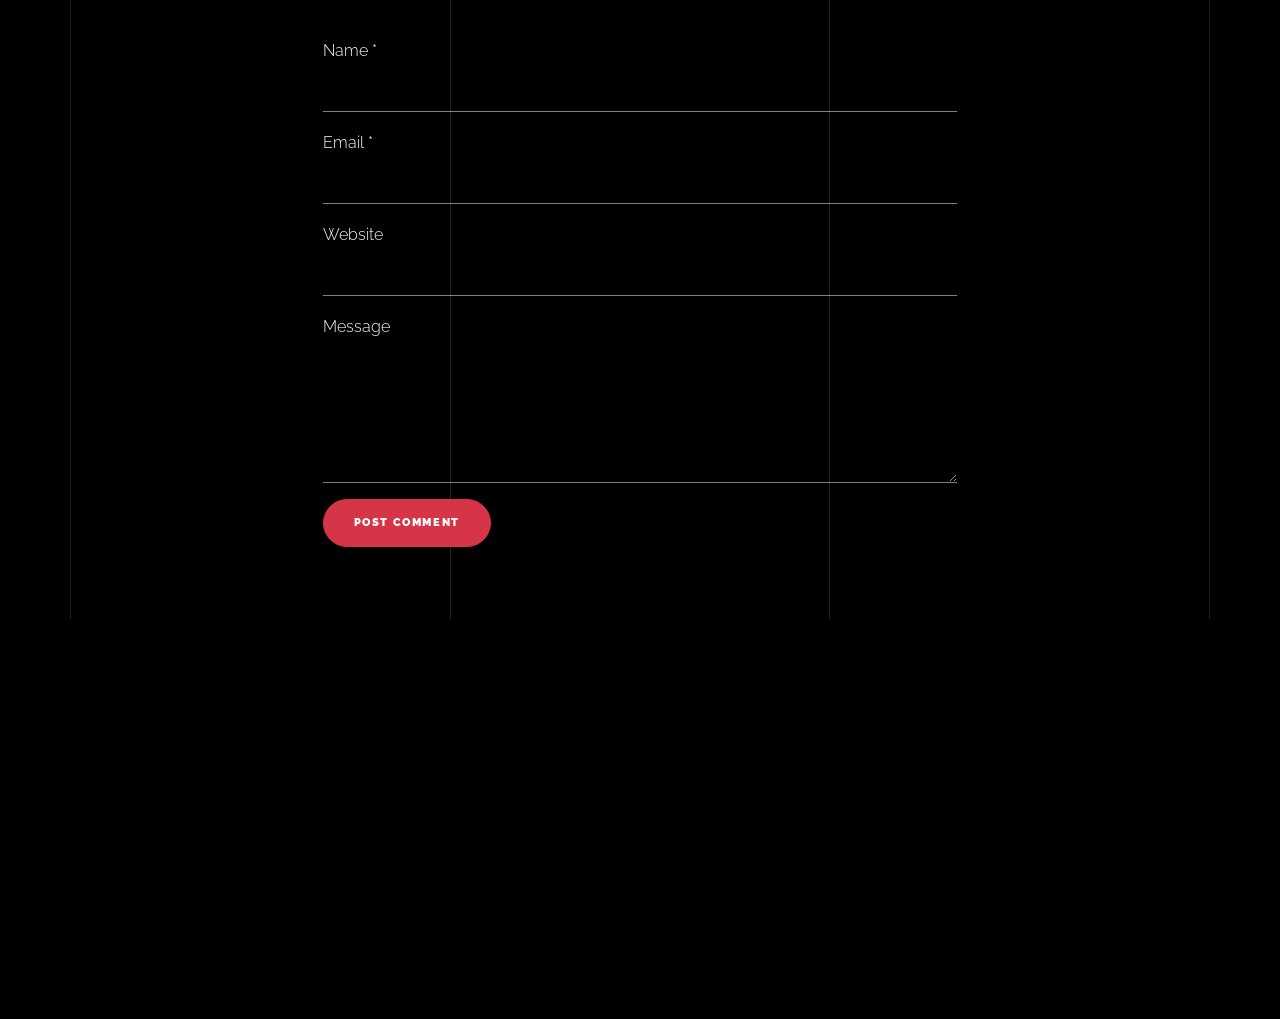
<file: blog-single.html>
<!doctype html>
<html lang="en">
  <head>
    <title>Unfold &mdash; A onepage portfolio HTML template by Colorlib</title>
    <meta charset="utf-8">
    <meta name="viewport" content="width=device-width, initial-scale=1, shrink-to-fit=no">
    
    <meta name="description" content="">
    <meta name="keywords" content="html, css, javascript, jquery">
    <meta name="author" content="">

    <link rel="stylesheet" href="css/vendor/icomoon/style.css">
    <link rel="stylesheet" href="css/vendor/owl.carousel.min.css">
    <link rel="stylesheet" href="css/vendor/aos.css">
    <link rel="stylesheet" href="css/vendor/animate.min.css">
    <link rel="stylesheet" href="css/vendor/bootstrap.min.css">
    <link rel="stylesheet" href="css/vendor/jquery.fancybox.min.css">
    

    <!-- Theme Style -->
    <link rel="stylesheet" href="css/style.css">

  </head>
  <body data-spy="scroll" data-target=".site-nav-target" data-offset="200">

    <nav class="unslate_co--site-mobile-menu">
      <div class="close-wrap d-flex">
        <a href="#" class="d-flex ml-auto js-menu-toggle">
          <span class="close-label">Close</span>
          <div class="close-times">
            <span class="bar1"></span>
            <span class="bar2"></span>
          </div>
        </a>
      </div>
      <div class="site-mobile-inner"></div>
    </nav>


    <div class="unslate_co--site-wrap">

      <div class="unslate_co--site-inner">

        <div class="lines-wrap">
          <div class="lines-inner">
            <div class="lines"></div>
          </div>
        </div>
        <!-- END lines -->
      
      <nav class="unslate_co--site-nav site-nav-target">

        <div class="container">
        
          <div class="row align-items-center justify-content-between text-left">
            <div class="col-md-5 text-right">
              <ul class="site-nav-ul js-clone-nav text-left d-none d-lg-inline-block">
                <li class="has-children">
                  <a href="index.html#home-section" class="nav-link">Home</a>
                  <ul class="dropdown">
                    <li>
                      <a href="index.html">Hero Image BG</a>
                    </li>
                    <li>
                      <a href="index-video.html">Video BG</a>
                    </li>
                    <li>
                      <a href="index-hero-slider.html">Hero Slider</a>
                    </li>
                    <li>
                      <a href="index-sidebar-menu.html">Sidebar Menu</a>
                    </li>
                    <li>
                      <a href="index-right-menu.html">Right Menu</a>
                    </li>
                  </ul>
                </li>
                <li><a href="index.html#portfolio-section" class="nav-link">Portfolio</a></li>
                <li><a href="index.html#about-section" class="nav-link">About</a></li>
                <li><a href="index.html#services-section" class="nav-link">Services</a></li>
              </ul>
            </div>
            <div class="site-logo pos-absolute">
              <a href="index.html" class="unslate_co--site-logo">Unfold<span>.</span></a>
            </div>
            <div class="col-md-5 text-right text-lg-left">
              <ul class="site-nav-ul js-clone-nav text-left d-none d-lg-inline-block">
                <li><a href="index.html#skills-section" class="nav-link">Skills</a></li>
                <li><a href="index.html#testimonial-section" class="nav-link">Testimonial</a></li>
                <li><a href="index.html#journal-section" class="nav-link active">Journal</a></li>
                <li><a href="index.html#contact-section" class="nav-link">Contact</a></li>
              </ul>

              <ul class="site-nav-ul-none-onepage text-right d-inline-block d-lg-none">
                <li><a href="#" class="js-menu-toggle">Menu</a></li>
              </ul>

            </div>
          </div>
        </div>

      </nav>
      <!-- END nav -->

      <div class="cover-v1 jarallax overlay" style="background-image: url('images/work_1_full.jpg');">
        <div class="container">
          <div class="row align-items-center">
              
            <div class="col-md-8 mx-auto text-center">
              <h1 class="blog-heading" data-aos="fade-up" data-aos-delay="0">A HTML Guide For Beginners</h1>
              <div class="post-meta" data-aos="fade-up" data-aos-delay="100">By Joefrey on March 15, 2020 &bullet; 5 mins read</div>
            </div>

          </div>
        </div>


        <!-- dov -->
        <a href="#blog-single-section" class="mouse-wrap smoothscroll">
          <span class="mouse">
            <span class="scroll"></span>
          </span>
          <span class="mouse-label">Scroll</span>
        </a>

      </div>
      <!-- END .cover-v1 -->

      <div class="unslate_co--section" id="blog-single-section">
        <div class="container">
          <div class="row justify-content-center">
            <div class="col-md-7">
              <h3 class="mb-4">On her way she met a copy</h3>
              <p>Far far away, behind the word mountains, far from the countries Vokalia and Consonantia, there live the blind texts. Separated they live in Bookmarksgrove right at the coast of the Semantics, a large language ocean.</p>
              <p>A small river named Duden flows by their place and supplies it with the necessary regelialia. It is a paradisematic country, in which roasted parts of sentences fly into your mouth.</p>
              <p><img src="images/work_1_a_full.jpg" alt="Image" class="img-fluid"></p>
              <p>Even the all-powerful Pointing has no control about the blind texts it is an almost unorthographic life One day however a small line of blind text by the name of Lorem Ipsum decided to leave for the far World of Grammar.</p>
              <p>The Big Oxmox advised her not to do so, because there were thousands of bad Commas, wild Question Marks and devious Semikoli, but the Little Blind Text didn’t listen. She packed her seven versalia, put her initial into the belt and made herself on the way.</p>
              <p><img src="images/work_1_full.jpg" alt="Image" class="img-fluid"></p>
              <p>When she reached the first hills of the Italic Mountains, she had a last view back on the skyline of her hometown Bookmarksgrove, the headline of Alphabet Village and the subline of her own road, the Line Lane. Pityful a rethoric question ran over her cheek, then she continued her way.</p>


              <div class="pt-5 categories_tags ">
                <p>Categories:  <a href="#">Design</a>, <a href="#">Events</a>  Tags: <a href="#">#html</a>, <a href="#">#trends</a></p>
              </div>

              <div class="post-single-navigation d-flex align-items-stretch">
                <a href="#" class="mr-auto w-50 pr-4">
                  <span class="d-block">Previous Post</span>
                  A Mounteering Guide For Beginners
                </a>
                <a href="#" class="ml-auto w-50 text-right pl-4">
                  <span class="d-block">Next Post</span>
                  12 Creative Designers Share Ideas About Web Design
                </a>
              </div>


            <div class="pt-5">
              <h3 class="mb-5">6 Comments</h3>
              <ul class="comment-list">
                <li class="comment">
                  <div class="vcard bio">
                    <img src="images/person_woman_2.jpg" alt="Image placeholder">
                  </div>
                  <div class="comment-body">
                    <h3>Irish Smith</h3>
                    <div class="meta">January 9, 2018 at 2:21pm</div>
                    <p>Lorem ipsum dolor sit amet, consectetur adipisicing elit. Pariatur quidem laborum necessitatibus, ipsam impedit vitae autem, eum officia, fugiat saepe enim sapiente iste iure! Quam voluptas earum impedit necessitatibus, nihil?</p>
                    <p><a href="#" class="reply">Reply</a></p>
                  </div>
                </li>

                <li class="comment">
                  <div class="vcard bio">
                    <img src="images/person_woman_1.jpg" alt="Image placeholder">
                  </div>
                  <div class="comment-body">
                    <h3>Christine Stewart</h3>
                    <div class="meta">January 9, 2018 at 2:21pm</div>
                    <p>Lorem ipsum dolor sit amet, consectetur adipisicing elit. Pariatur quidem laborum necessitatibus, ipsam impedit vitae autem, eum officia, fugiat saepe enim sapiente iste iure! Quam voluptas earum impedit necessitatibus, nihil?</p>
                    <p><a href="#" class="reply">Reply</a></p>
                  </div>

                  <ul class="children">
                    <li class="comment">
                      <div class="vcard bio">
                        <img src="images/person_man_3.jpg" alt="Image placeholder">
                      </div>
                      <div class="comment-body">
                        <h3>Chintan Patel</h3>
                        <div class="meta">January 9, 2018 at 2:21pm</div>
                        <p>Lorem ipsum dolor sit amet, consectetur adipisicing elit. Pariatur quidem laborum necessitatibus, ipsam impedit vitae autem, eum officia, fugiat saepe enim sapiente iste iure! Quam voluptas earum impedit necessitatibus, nihil?</p>
                        <p><a href="#" class="reply">Reply</a></p>
                      </div>


                      <ul class="children">
                        <li class="comment">
                          <div class="vcard bio">
                            <img src="images/person_man_2.jpg" alt="Image placeholder">
                          </div>
                          <div class="comment-body">
                            <h3>John Doe</h3>
                            <div class="meta">January 9, 2018 at 2:21pm</div>
                            <p>Lorem ipsum dolor sit amet, consectetur adipisicing elit. Pariatur quidem laborum necessitatibus, ipsam impedit vitae autem, eum officia, fugiat saepe enim sapiente iste iure! Quam voluptas earum impedit necessitatibus, nihil?</p>
                            <p><a href="#" class="reply">Reply</a></p>
                          </div>

                            <ul class="children">
                              <li class="comment">
                                <div class="vcard bio">
                                  <img src="images/person_man_1.jpg" alt="Image placeholder">
                                </div>
                                <div class="comment-body">
                                  <h3>Ben Afflick</h3>
                                  <div class="meta">January 9, 2018 at 2:21pm</div>
                                  <p>Lorem ipsum dolor sit amet, consectetur adipisicing elit. Pariatur quidem laborum necessitatibus, ipsam impedit vitae autem, eum officia, fugiat saepe enim sapiente iste iure! Quam voluptas earum impedit necessitatibus, nihil?</p>
                                  <p><a href="#" class="reply">Reply</a></p>
                                </div>
                              </li>
                            </ul>
                        </li>
                      </ul>
                    </li>
                  </ul>
                </li>

                <li class="comment">
                  <div class="vcard bio">
                    <img src="images/person_woman_3.jpg" alt="Image placeholder">
                  </div>
                  <div class="comment-body">
                    <h3>Jean Doe</h3>
                    <div class="meta">January 9, 2018 at 2:21pm</div>
                    <p>Lorem ipsum dolor sit amet, consectetur adipisicing elit. Pariatur quidem laborum necessitatibus, ipsam impedit vitae autem, eum officia, fugiat saepe enim sapiente iste iure! Quam voluptas earum impedit necessitatibus, nihil?</p>
                    <p><a href="#" class="reply">Reply</a></p>
                  </div>
                </li>
              </ul>
              <!-- END comment-list -->
              
              <div class="comment-form-wrap pt-5">
                <h3 class="mb-5">Leave a comment</h3>
                <form action="#" class="">
                  <div class="form-group">
                    <label for="name">Name *</label>
                    <input type="text" class="form-control" id="name">
                  </div>
                  <div class="form-group">
                    <label for="email">Email *</label>
                    <input type="email" class="form-control" id="email">
                  </div>
                  <div class="form-group">
                    <label for="website">Website</label>
                    <input type="url" class="form-control" id="website">
                  </div>

                  <div class="form-group">
                    <label for="message">Message</label>
                    <textarea name="message" id="message" cols="30" rows="5" class="form-control"></textarea>
                  </div>
                  <div class="form-group">
                    <input type="submit" value="Post Comment" class="btn btn-primary btn-md">
                  </div>

                </form>
              </div>
            </div>
            </div>
          </div>
        </div>
      </div>

      
      </div> 

      <footer class="unslate_co--footer unslate_co--section">
        <div class="container">
          <div class="row justify-content-center">
            <div class="col-md-7">
              
              <div class="footer-site-logo"><a href="#">Unfold<span>.</span></a></div>

              <ul class="footer-site-social">
                <li><a href="#">Facebook</a></li>
                <li><a href="#">Twitter</a></li>
                <li><a href="#">Instagram</a></li>
                <li><a href="#">Dribbble</a></li>
                <li><a href="#">Behance</a></li>
              </ul>

              <p class="site-copyright">
                
                <!-- Link back to Colorlib can't be removed. Template is licensed under CC BY 3.0. -->
                Copyright &copy;
                <script>
                  document.write(new Date().getFullYear());
                </script> All rights reserved | This template is made with <i class="icon-heart"
                  aria-hidden="true"></i> by <a href="https://colorlib.com" target="_blank">Colorlib</a>
                <!-- Link back to Colorlib can't be removed. Template is licensed under CC BY 3.0. -->
              
              </p>

            </div>
          </div>
        </div>
      </footer>

      
    </div>

    <!-- Loader -->
    <div id="unslate_co--overlayer"></div>
    <div class="site-loader-wrap">
      <div class="site-loader"></div>
    </div>

    <script src="js/scripts-dist.js"></script>
    <script src="js/main.js"></script>

  </body>
</html>
</file>
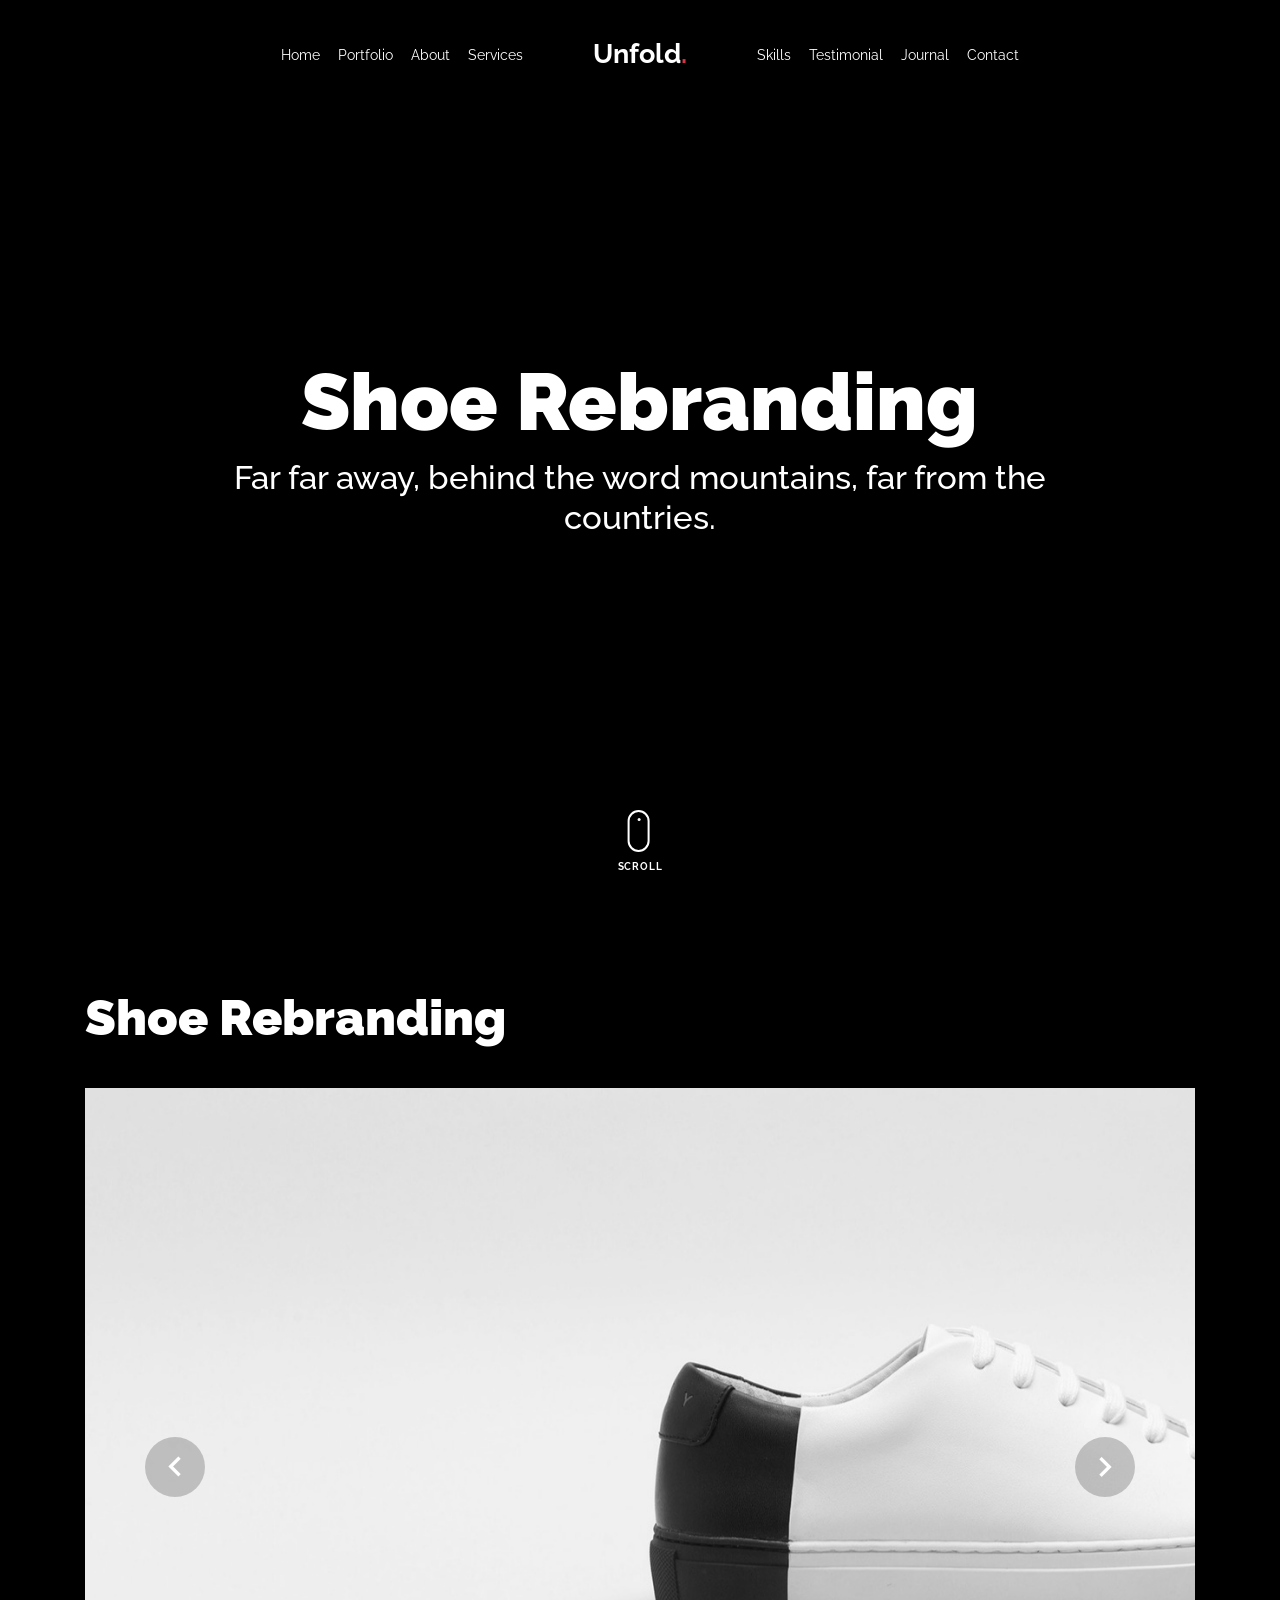
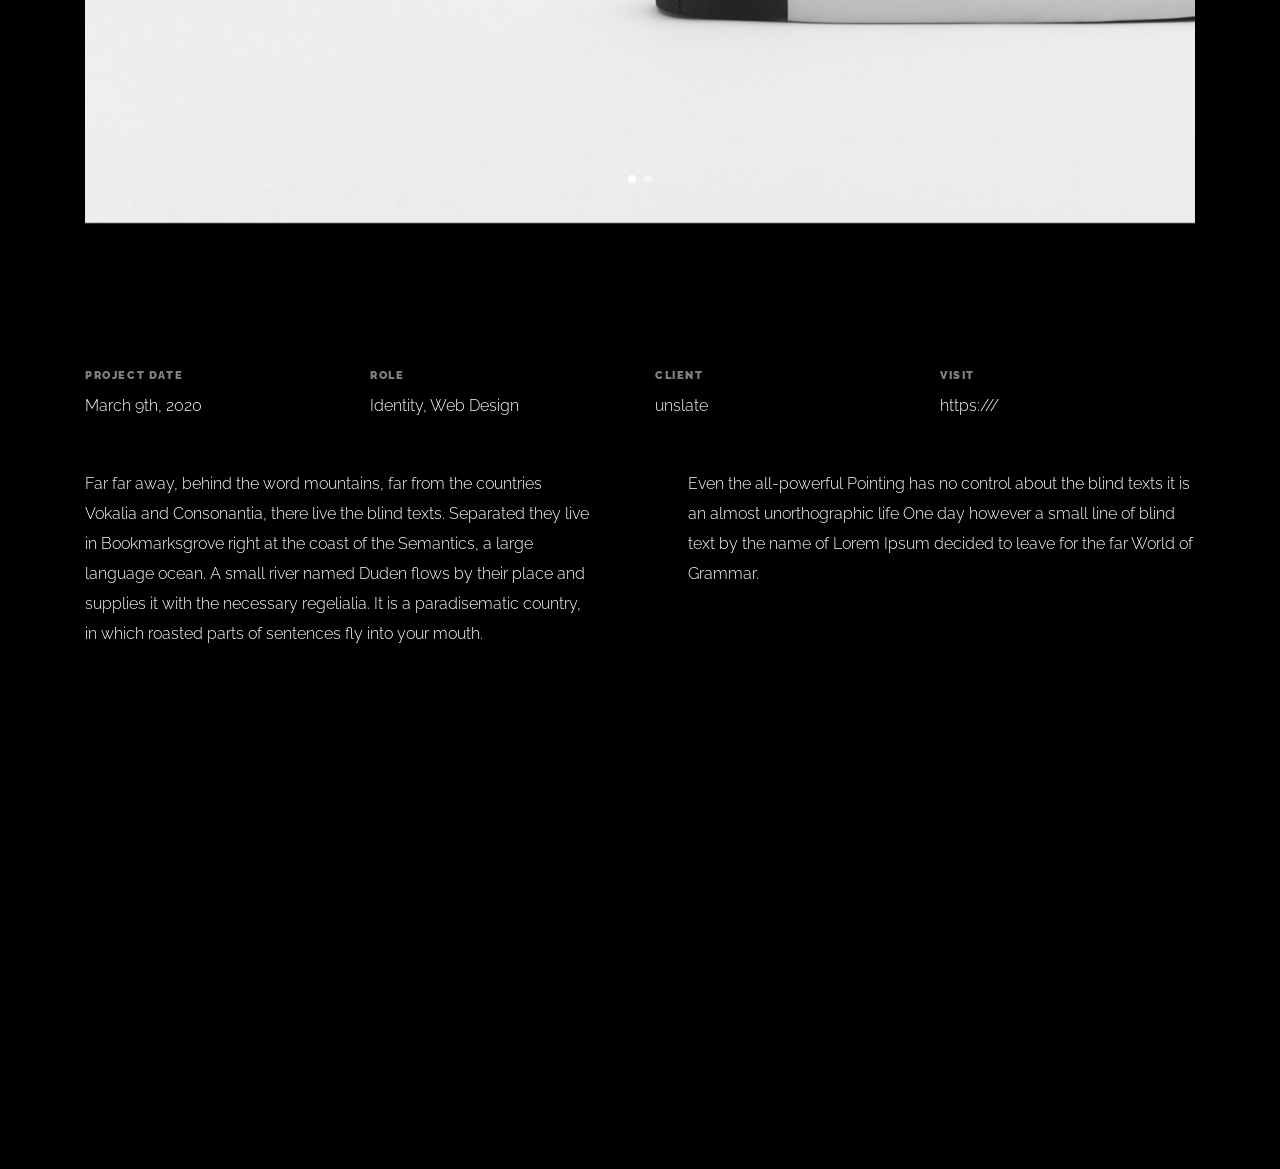
<file: portfolio-single-1.html>
<!doctype html>
<html lang="en">

<head>
  <title>Unfold &mdash; A onepage portfolio HTML template by Colorlib</title>
  <meta charset="utf-8">
  <meta name="viewport" content="width=device-width, initial-scale=1, shrink-to-fit=no">
  
  <meta name="description" content=" ">
  <meta name="keywords" content="html, css, javascript, jquery">
  <meta name="author" content="">

  <link rel="stylesheet" href="css/vendor/icomoon/style.css">
  <link rel="stylesheet" href="css/vendor/owl.carousel.min.css">
  <link rel="stylesheet" href="css/vendor/aos.css">
  <link rel="stylesheet" href="css/vendor/animate.min.css">
  <link rel="stylesheet" href="css/vendor/bootstrap.min.css">
  <link rel="stylesheet" href="css/vendor/jquery.fancybox.min.css">

  <!-- Theme Style -->
  <link rel="stylesheet" href="css/style.css">

</head>

<body data-spy="scroll" data-target=".site-nav-target" data-offset="200">

  <nav class="unslate_co--site-mobile-menu">
    <div class="close-wrap d-flex">
      <a href="#" class="d-flex ml-auto js-menu-toggle">
        <span class="close-label">Close</span>
        <div class="close-times">
          <span class="bar1"></span>
          <span class="bar2"></span>
        </div>
      </a>
    </div>
    <div class="site-mobile-inner"></div>
  </nav>

  <div class="unslate_co--site-wrap">

    <div class="unslate_co--site-inner">

      <nav class="unslate_co--site-nav site-nav-target">

        <div class="container">

          <div class="row align-items-center justify-content-between text-left">
            <div class="col-md-5 text-right">
              <ul class="site-nav-ul js-clone-nav text-left d-none d-lg-inline-block">
                <li class="has-children">
                  <a href="index.html#home-section" class="nav-link">Home</a>
                  <ul class="dropdown">
                    <li>
                      <a href="index.html">Hero Image BG</a>
                    </li>
                    <li>
                      <a href="index-video.html">Video BG</a>
                    </li>
                    <li>
                      <a href="index-hero-slider.html">Hero Slider</a>
                    </li>
                    <li>
                      <a href="index-sidebar-menu.html">Sidebar Menu</a>
                    </li>
                    <li>
                      <a href="index-right-menu.html">Right Menu</a>
                    </li>
                  </ul>
                </li>
                <li><a href="index.html#portfolio-section" class="nav-link">Portfolio</a></li>
                <li><a href="index.html#about-section" class="nav-link">About</a></li>
                <li><a href="index.html#services-section" class="nav-link">Services</a></li>
              </ul>
            </div>
            <div class="site-logo pos-absolute">
              <a href="index.html" class="unslate_co--site-logo">Unfold<span>.</span></a>
            </div>
            <div class="col-md-5 text-right text-lg-left">
              <ul class="site-nav-ul js-clone-nav text-left d-none d-lg-inline-block">
                <li><a href="index.html#skills-section" class="nav-link">Skills</a></li>
                <li><a href="index.html#testimonial-section" class="nav-link">Testimonial</a></li>
                <li><a href="index.html#journal-section" class="nav-link">Journal</a></li>
                <li><a href="index.html#contact-section" class="nav-link">Contact</a></li>
              </ul>

              <ul class="site-nav-ul-none-onepage text-right d-inline-block d-lg-none">
                <li><a href="#" class="js-menu-toggle">Menu</a></li>
              </ul>

            </div>
          </div>
        </div>

      </nav>
      <!-- END nav -->

      <div class="cover-v1 gradient-bottom-black jarallax">
        <div class="container">
          <div class="row align-items-center">

            <div class="col-md-10 mx-auto text-center">
              <h1 class="heading" data-aos="fade-up">Shoe Rebranding</h1>
              <h2 class="subheading" data-aos="fade-up" data-aos-delay="100">Far far away, behind the word mountains, far from the countries.</h2>
            </div>

          </div>
        </div>

        <!-- dov -->
        <a href="#portfolio-single-section" class="mouse-wrap smoothscroll">
          <span class="mouse">
            <span class="scroll"></span>
          </span>
          <span class="mouse-label">Scroll</span>
        </a>

      </div>
      <!-- END .cover-v1 -->

      <div class="container">
        <div class="portfolio-single-wrap unslate_co--section" id="portfolio-single-section">

          <div class="portfolio-single-inner">
            <h2 class="heading-portfolio-single-h2">Shoe Rebranding</h2>

            <div class="row justify-content-between mb-5">
              <div class="col-12 mb-4">
                <div class="owl-carousel single-slider">
                  <figure class="mb-4">
                    <img src="images/work_1_full.jpg" alt="Image" class="img-fluid">
                  </figure>
                  <figure class="mb-4">
                    <img src="images/work_1_a_full.jpg" alt="Image" class="img-fluid">
                  </figure>
                </div>
              </div>
              <div class="col-12 mb-5">
                <div class="row">
                  <div class="col-sm-6 col-md-6 col-lg-3">
                    <div class="detail-v1">
                      <span class="detail-label">Project Date</span>
                      <span class="detail-val">March 9th, 2020</span>
                    </div>
                  </div>
                  <div class="col-sm-6 col-md-6 col-lg-3">
                    <div class="detail-v1">
                      <span class="detail-label">Role</span>
                      <span class="detail-val"><a href="#">Identity</a>, <a href="#">Web Design</a></span>
                    </div>
                  </div>
                  <div class="col-sm-6 col-md-6 col-lg-3">
                    <div class="detail-v1">
                      <span class="detail-label">Client</span>
                      <span class="detail-val">unslate</span>
                    </div>
                  </div>
                  <div class="col-sm-6 col-md-6 col-lg-3">
                    <div class="detail-v1">
                      <span class="detail-label">Visit</span>
                      <span class="detail-val"><a href="#">https:///</a></span>
                    </div>
                  </div>
                </div>
              </div>
              <div class="col-md-6 pr-md-5">
                <p>Far far away, behind the word mountains, far from the countries Vokalia and Consonantia, there live the blind texts. Separated they live in Bookmarksgrove right at the coast of the Semantics, a large language ocean. A small river named Duden flows by their place and supplies it with the necessary regelialia. It is a paradisematic country, in which roasted parts of sentences fly into your mouth.</p>
              </div>
              <div class="col-md-6 pl-md-5">
                <p>Even the all-powerful Pointing has no control about the blind texts it is an almost unorthographic life One day however a small line of blind text by the name of Lorem Ipsum decided to leave for the far World of Grammar.</p>
              </div>
            </div>

          </div>
        </div>
      </div>
    </div>

    <footer class="unslate_co--footer unslate_co--section">
      <div class="container">
        <div class="row justify-content-center">
          <div class="col-md-7">

            <div class="footer-site-logo"><a href="#">Unfold<span>.</span></a></div>

            <ul class="footer-site-social">
              <li><a href="#">Facebook</a></li>
              <li><a href="#">Twitter</a></li>
              <li><a href="#">Instagram</a></li>
              <li><a href="#">Dribbble</a></li>
              <li><a href="#">Behance</a></li>
            </ul>

            <p class="site-copyright">
                
                <!-- Link back to Colorlib can't be removed. Template is licensed under CC BY 3.0. -->
                Copyright &copy;
                <script>
                  document.write(new Date().getFullYear());
                </script> All rights reserved | This template is made with <i class="icon-heart"
                  aria-hidden="true"></i> by <a href="https://colorlib.com" target="_blank">Colorlib</a>
                <!-- Link back to Colorlib can't be removed. Template is licensed under CC BY 3.0. -->
              
              </p>

          </div>
        </div>
      </div>
    </footer>

  </div>

  <!-- Loader -->
  <div id="unslate_co--overlayer"></div>
  <div class="site-loader-wrap">
    <div class="site-loader"></div>
  </div>

  <script src="js/scripts-dist.js"></script>
  <script src="js/main.js"></script>


</body>

</html>
</file>
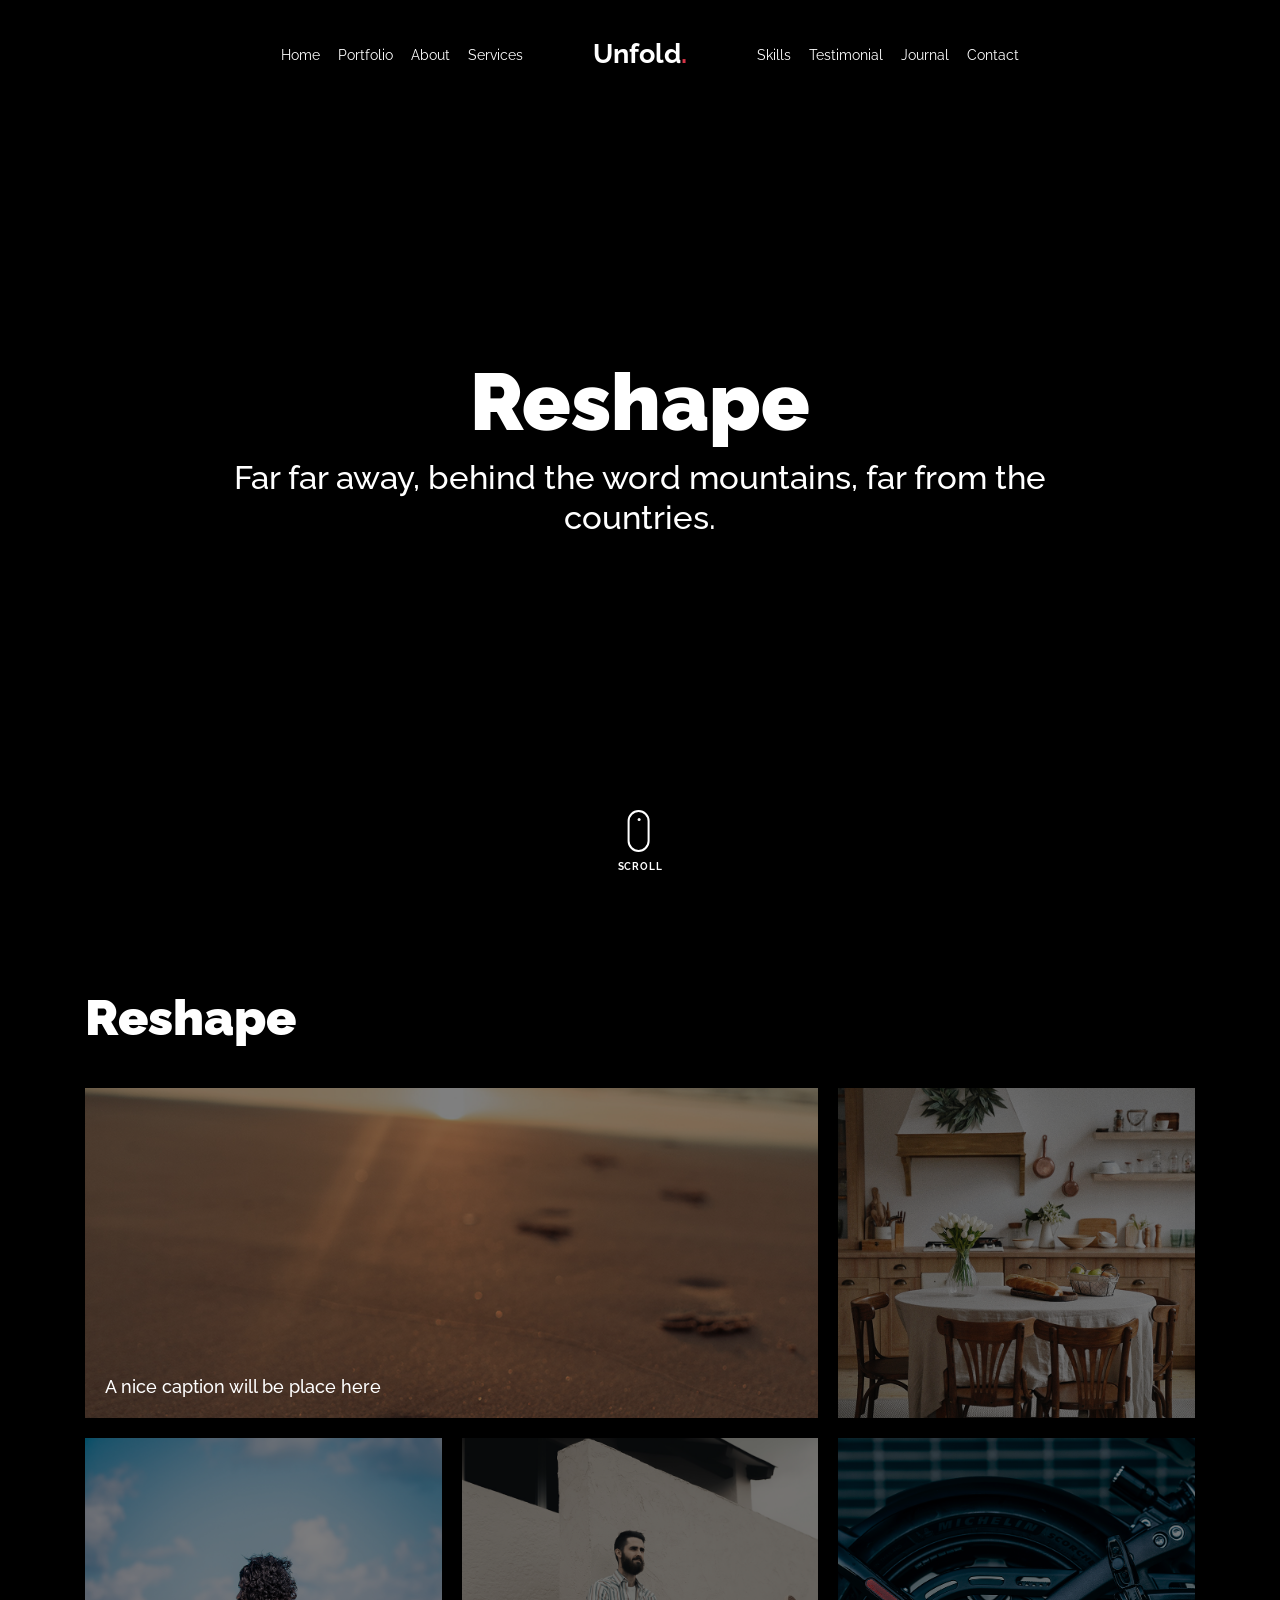
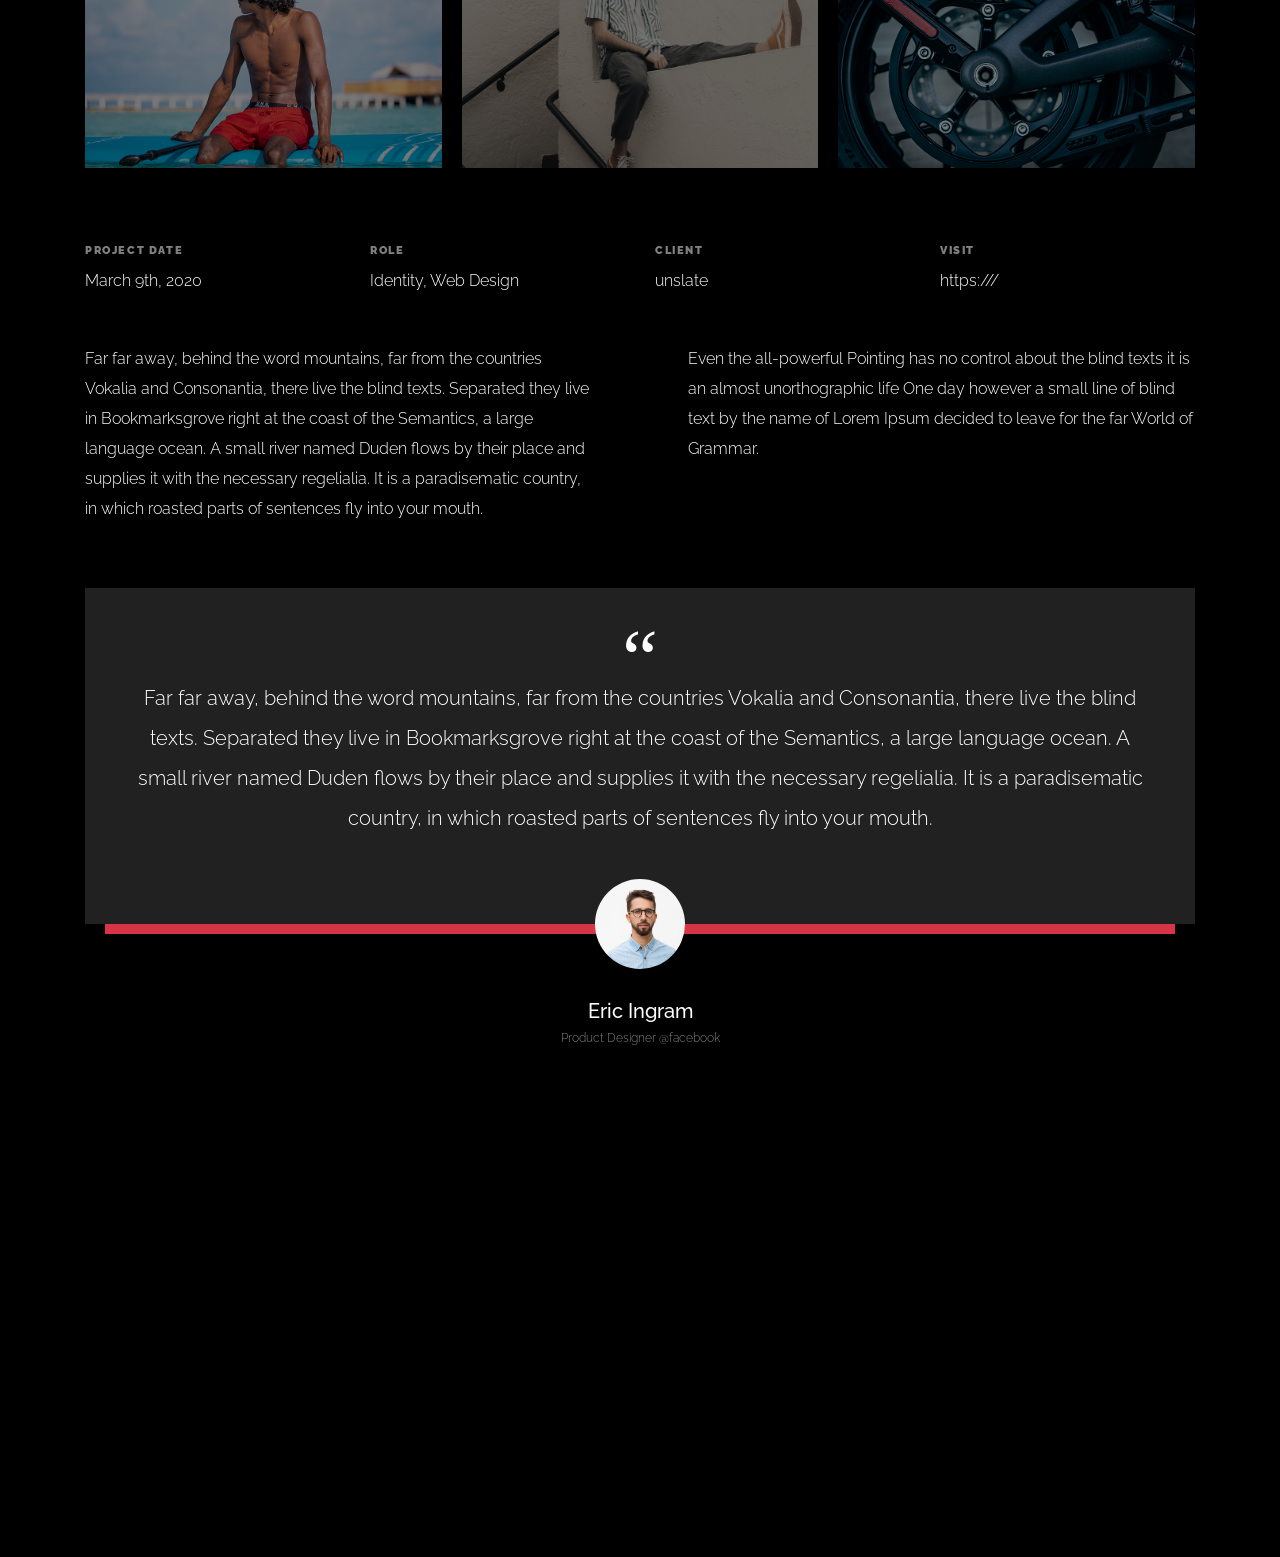
<file: portfolio-single-2.html>
<!doctype html>
<html lang="en">

<head>
  <title>Unfold &mdash; A onepage portfolio HTML template by Colorlib</title>
  <meta charset="utf-8">
  <meta name="viewport" content="width=device-width, initial-scale=1, shrink-to-fit=no">
  
  <meta name="description" content="">
  <meta name="keywords" content="html, css, javascript, jquery">
  <meta name="author" content="">

  <link rel="stylesheet" href="css/vendor/icomoon/style.css">
  <link rel="stylesheet" href="css/vendor/owl.carousel.min.css">
  <link rel="stylesheet" href="css/vendor/aos.css">
  <link rel="stylesheet" href="css/vendor/animate.min.css">
  <link rel="stylesheet" href="css/vendor/bootstrap.min.css">
  <link rel="stylesheet" href="css/vendor/jquery.fancybox.min.css">

  <!-- Theme Style -->
  <link rel="stylesheet" href="css/style.css">

</head>

<body data-spy="scroll" data-target=".site-nav-target" data-offset="200">

  <nav class="unslate_co--site-mobile-menu">
    <div class="close-wrap d-flex">
      <a href="#" class="d-flex ml-auto js-menu-toggle">
        <span class="close-label">Close</span>
        <div class="close-times">
          <span class="bar1"></span>
          <span class="bar2"></span>
        </div>
      </a>
    </div>
    <div class="site-mobile-inner"></div>
  </nav>

  <div class="unslate_co--site-wrap">

    <div class="unslate_co--site-inner">

      <nav class="unslate_co--site-nav site-nav-target">

        <div class="container">

          <div class="row align-items-center justify-content-between text-left">
            <div class="col-md-5 text-right">
              <ul class="site-nav-ul js-clone-nav text-left d-none d-lg-inline-block">
                <li class="has-children">
                  <a href="index.html#home-section" class="nav-link">Home</a>
                  <ul class="dropdown">
                    <li>
                      <a href="index.html">Hero Image BG</a>
                    </li>
                    <li>
                      <a href="index-video.html">Video BG</a>
                    </li>
                    <li>
                      <a href="index-hero-slider.html">Hero Slider</a>
                    </li>
                    <li>
                      <a href="index-sidebar-menu.html">Sidebar Menu</a>
                    </li>
                    <li>
                      <a href="index-right-menu.html">Right Menu</a>
                    </li>
                  </ul>
                </li>
                <li><a href="index.html#portfolio-section" class="nav-link">Portfolio</a></li>
                <li><a href="index.html#about-section" class="nav-link">About</a></li>
                <li><a href="index.html#services-section" class="nav-link">Services</a></li>
              </ul>
            </div>
            <div class="site-logo pos-absolute">
              <a href="index.html" class="unslate_co--site-logo">Unfold<span>.</span></a>
            </div>
            <div class="col-md-5 text-right text-lg-left">
              <ul class="site-nav-ul js-clone-nav text-left d-none d-lg-inline-block">
                <li><a href="index.html#skills-section" class="nav-link">Skills</a></li>
                <li><a href="index.html#testimonial-section" class="nav-link">Testimonial</a></li>
                <li><a href="index.html#journal-section" class="nav-link">Journal</a></li>
                <li><a href="index.html#contact-section" class="nav-link">Contact</a></li>
              </ul>

              <ul class="site-nav-ul-none-onepage text-right d-inline-block d-lg-none">
                <li><a href="#" class="js-menu-toggle">Menu</a></li>
              </ul>

            </div>
          </div>
        </div>

      </nav>
      <!-- END nav -->

      <div class="cover-v1 gradient-bottom-black jarallax">
        <div class="container">
          <div class="row align-items-center">

            <div class="col-md-10 mx-auto text-center">
              <h1 class="heading" data-aos="fade-up">Reshape</h1>
              <h2 class="subheading" data-aos="fade-up" data-aos-delay="100">Far far away, behind the word mountains, far from the countries.</h2>
            </div>

          </div>
        </div>

        <!-- dov -->
        <a href="#portfolio-single-section" class="mouse-wrap smoothscroll">
          <span class="mouse">
            <span class="scroll"></span>
          </span>
          <span class="mouse-label">Scroll</span>
        </a>

      </div>
      <!-- END .cover-v1 -->

      <div class="container">
        <div class="portfolio-single-wrap unslate_co--section" id="portfolio-single-section">
          <div class="portfolio-single-inner">
            <h2 class="heading-portfolio-single-h2">Reshape</h2>

            <div class="row gutter-v4 align-items-stretch mb-5">
              <div class="col-sm-6 col-md-6 col-lg-8 blog-post-entry">

                <a href="images/post_1.jpg" class="grid-item blog-item w-100 h-100" data-fancybox="gal" data-caption="A nice caption will be place here">
                  <div class="overlay">
                    <div class="portfolio-item-content">
                      <h3>A nice caption will be place here</h3>
                    </div>
                  </div>
                  <img src="images/post_1.jpg" class="lazyload" alt="Image" />
                </a>

              </div>
              <div class="col-sm-6 col-md-6 col-lg-4 blog-post-entry">
                <a href="images/post_2.jpg" class="grid-item blog-item w-100 h-100" data-fancybox="gal">
                  <div class="overlay"></div>
                  <img src="images/post_2.jpg" class="lazyload" alt="Image" />
                </a>
              </div>

              <div class="col-sm-6 col-md-6 col-lg-4 blog-post-entry">

                <a href="images/post_3.jpg" class="grid-item blog-item w-100 h-100" data-fancybox="gal">
                  <div class="overlay"></div>
                  <img src="images/post_3.jpg" class="lazyload" alt="Image" />
                </a>

              </div>
              <div class="col-sm-6 col-md-6 col-lg-4 blog-post-entry">
                <a href="images/post_4.jpg" class="grid-item blog-item w-100 h-100" data-fancybox="gal">
                  <div class="overlay"></div>
                  <img src="images/post_4.jpg" class="lazyload" alt="Image" />
                </a>
              </div>

              <div class="col-sm-6 col-md-6 col-lg-4 blog-post-entry">
                <a href="images/post_5.jpg" class="grid-item blog-item w-100 h-100" data-fancybox="gal">
                  <div class="overlay"></div>
                  <img src="images/post_5.jpg" class="lazyload" alt="Image" />
                </a>
              </div>

            </div>

            <div class="row justify-content-between mb-5">
              <div class="col-12 mb-5">
                <div class="row">
                  <div class="col-sm-6 col-md-6 col-lg-3">
                    <div class="detail-v1">
                      <span class="detail-label">Project Date</span>
                      <span class="detail-val">March 9th, 2020</span>
                    </div>
                  </div>
                  <div class="col-sm-6 col-md-6 col-lg-3">
                    <div class="detail-v1">
                      <span class="detail-label">Role</span>
                      <span class="detail-val"><a href="#">Identity</a>, <a href="#">Web Design</a></span>
                    </div>
                  </div>
                  <div class="col-sm-6 col-md-6 col-lg-3">
                    <div class="detail-v1">
                      <span class="detail-label">Client</span>
                      <span class="detail-val">unslate</span>
                    </div>
                  </div>
                  <div class="col-sm-6 col-md-6 col-lg-3">
                    <div class="detail-v1">
                      <span class="detail-label">Visit</span>
                      <span class="detail-val"><a href="#">https:///</a></span>
                    </div>
                  </div>
                </div>
              </div>
              <div class="col-md-6 pr-md-5">
                <p>Far far away, behind the word mountains, far from the countries Vokalia and Consonantia, there live the blind texts. Separated they live in Bookmarksgrove right at the coast of the Semantics, a large language ocean. A small river named Duden flows by their place and supplies it with the necessary regelialia. It is a paradisematic country, in which roasted parts of sentences fly into your mouth.</p>
              </div>
              <div class="col-md-6 pl-md-5">
                <p>Even the all-powerful Pointing has no control about the blind texts it is an almost unorthographic life One day however a small line of blind text by the name of Lorem Ipsum decided to leave for the far World of Grammar.</p>
              </div>
            </div>

            <div class="row justify-content-center mb-5">
              <div class="col-md-12">
                <div class="testimonial-v1">
                  <div class="testimonial-inner-bg">
                    <span class="quote">&ldquo;</span>
                    <blockquote>
                      Far far away, behind the word mountains, far from the countries Vokalia and Consonantia, there live the blind texts. Separated they live in Bookmarksgrove right at the coast of the Semantics, a large language ocean. A small river named Duden flows by their place and supplies it with the necessary regelialia. It is a paradisematic country, in which roasted parts of sentences fly into your mouth.
                    </blockquote>
                  </div>

                  <div class="testimonial-author-info">
                    <img src="images/person_man_1.jpg" alt="Image">
                    <h3>Eric Ingram</h3>
                    <span class="d-block position">Product Designer @facebook</span>
                  </div>

                </div>
              </div>
            </div>

          
          </div>
        </div>
      </div>
    </div> 

    <footer class="unslate_co--footer unslate_co--section">
      <div class="container">
        <div class="row justify-content-center">
          <div class="col-md-7">

            <div class="footer-site-logo"><a href="#">Unfold<span>.</span></a></div>

            <ul class="footer-site-social">
              <li><a href="#">Facebook</a></li>
              <li><a href="#">Twitter</a></li>
              <li><a href="#">Instagram</a></li>
              <li><a href="#">Dribbble</a></li>
              <li><a href="#">Behance</a></li>
            </ul>

            <p class="site-copyright">
                
                <!-- Link back to Colorlib can't be removed. Template is licensed under CC BY 3.0. -->
                Copyright &copy;
                <script>
                  document.write(new Date().getFullYear());
                </script> All rights reserved | This template is made with <i class="icon-heart"
                  aria-hidden="true"></i> by <a href="https://colorlib.com" target="_blank">Colorlib</a>
                <!-- Link back to Colorlib can't be removed. Template is licensed under CC BY 3.0. -->
              
              </p>

          </div>
        </div>
      </div>
    </footer>

  </div>

  <!-- Loader -->
  <div id="unslate_co--overlayer"></div>
  <div class="site-loader-wrap">
    <div class="site-loader"></div>
  </div>

  <script src="js/scripts-dist.js"></script>
  <script src="js/main.js"></script>

</body>

</html>
</file>
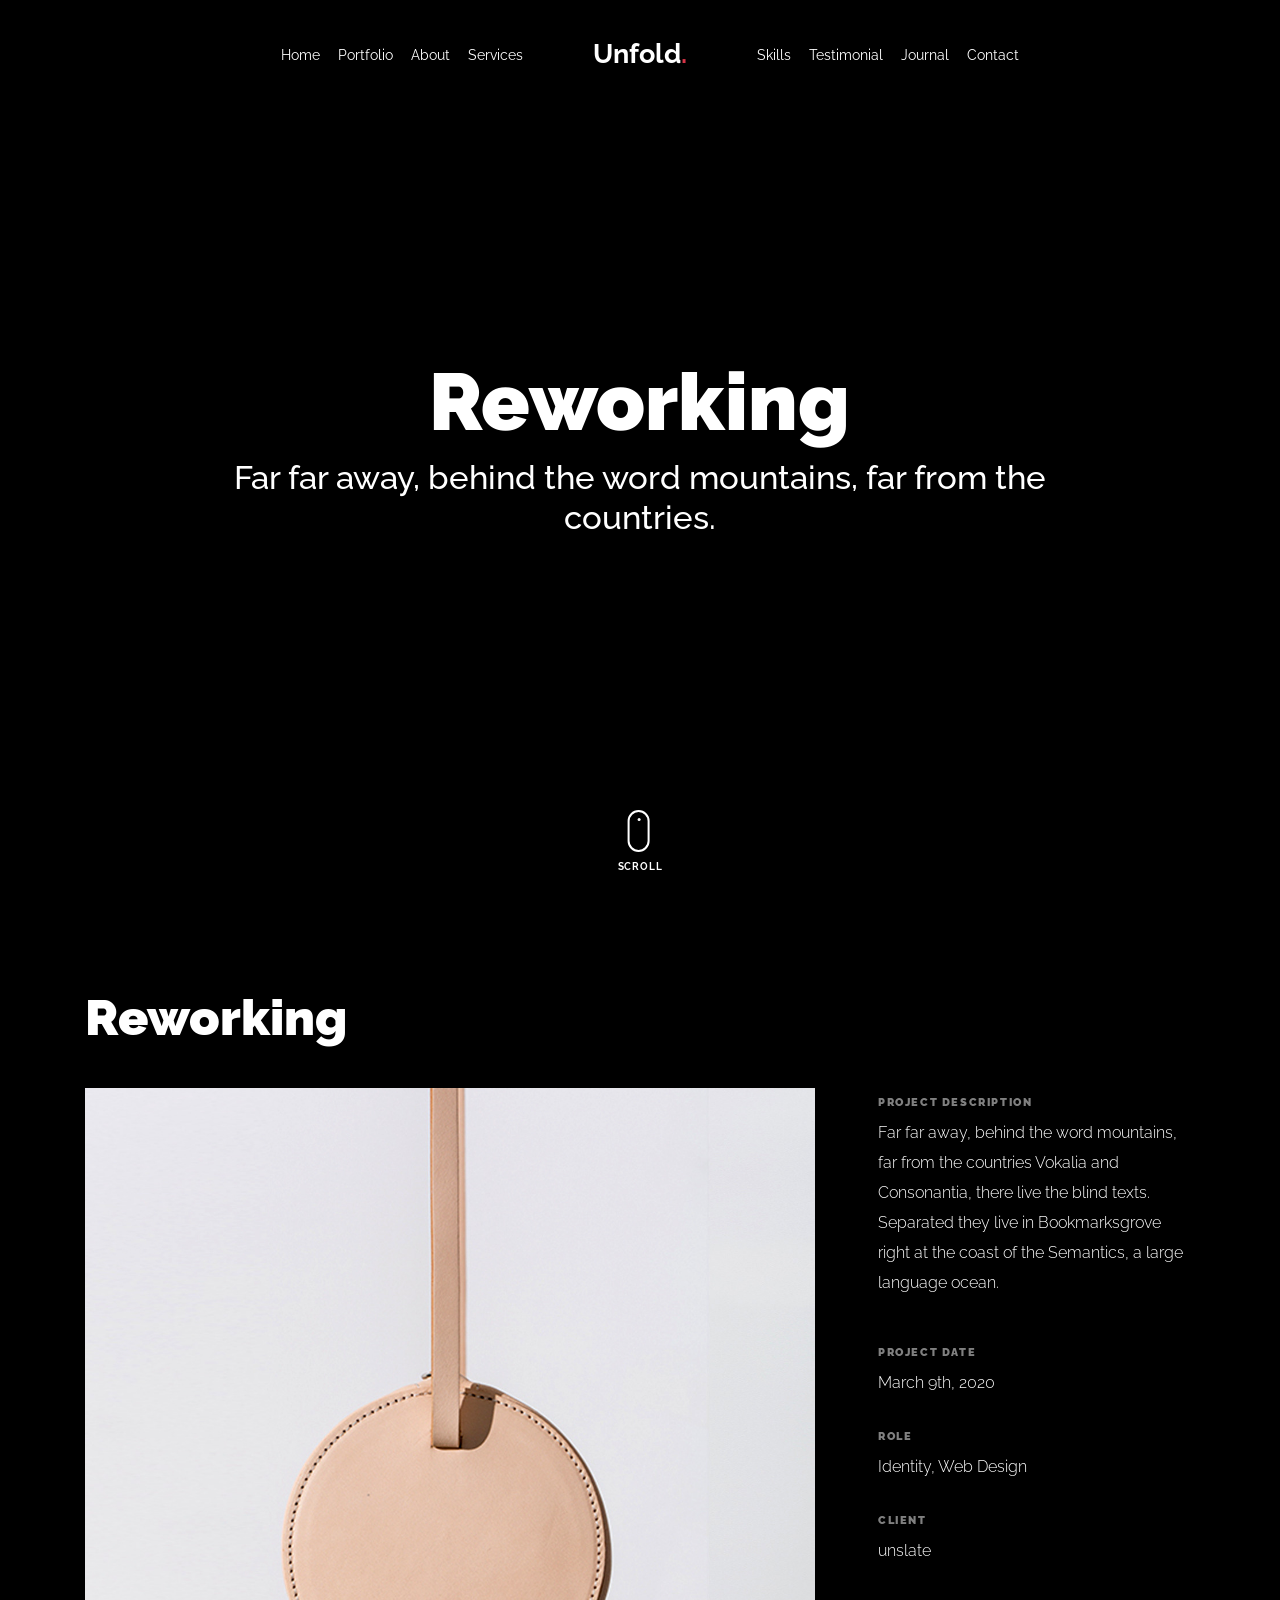
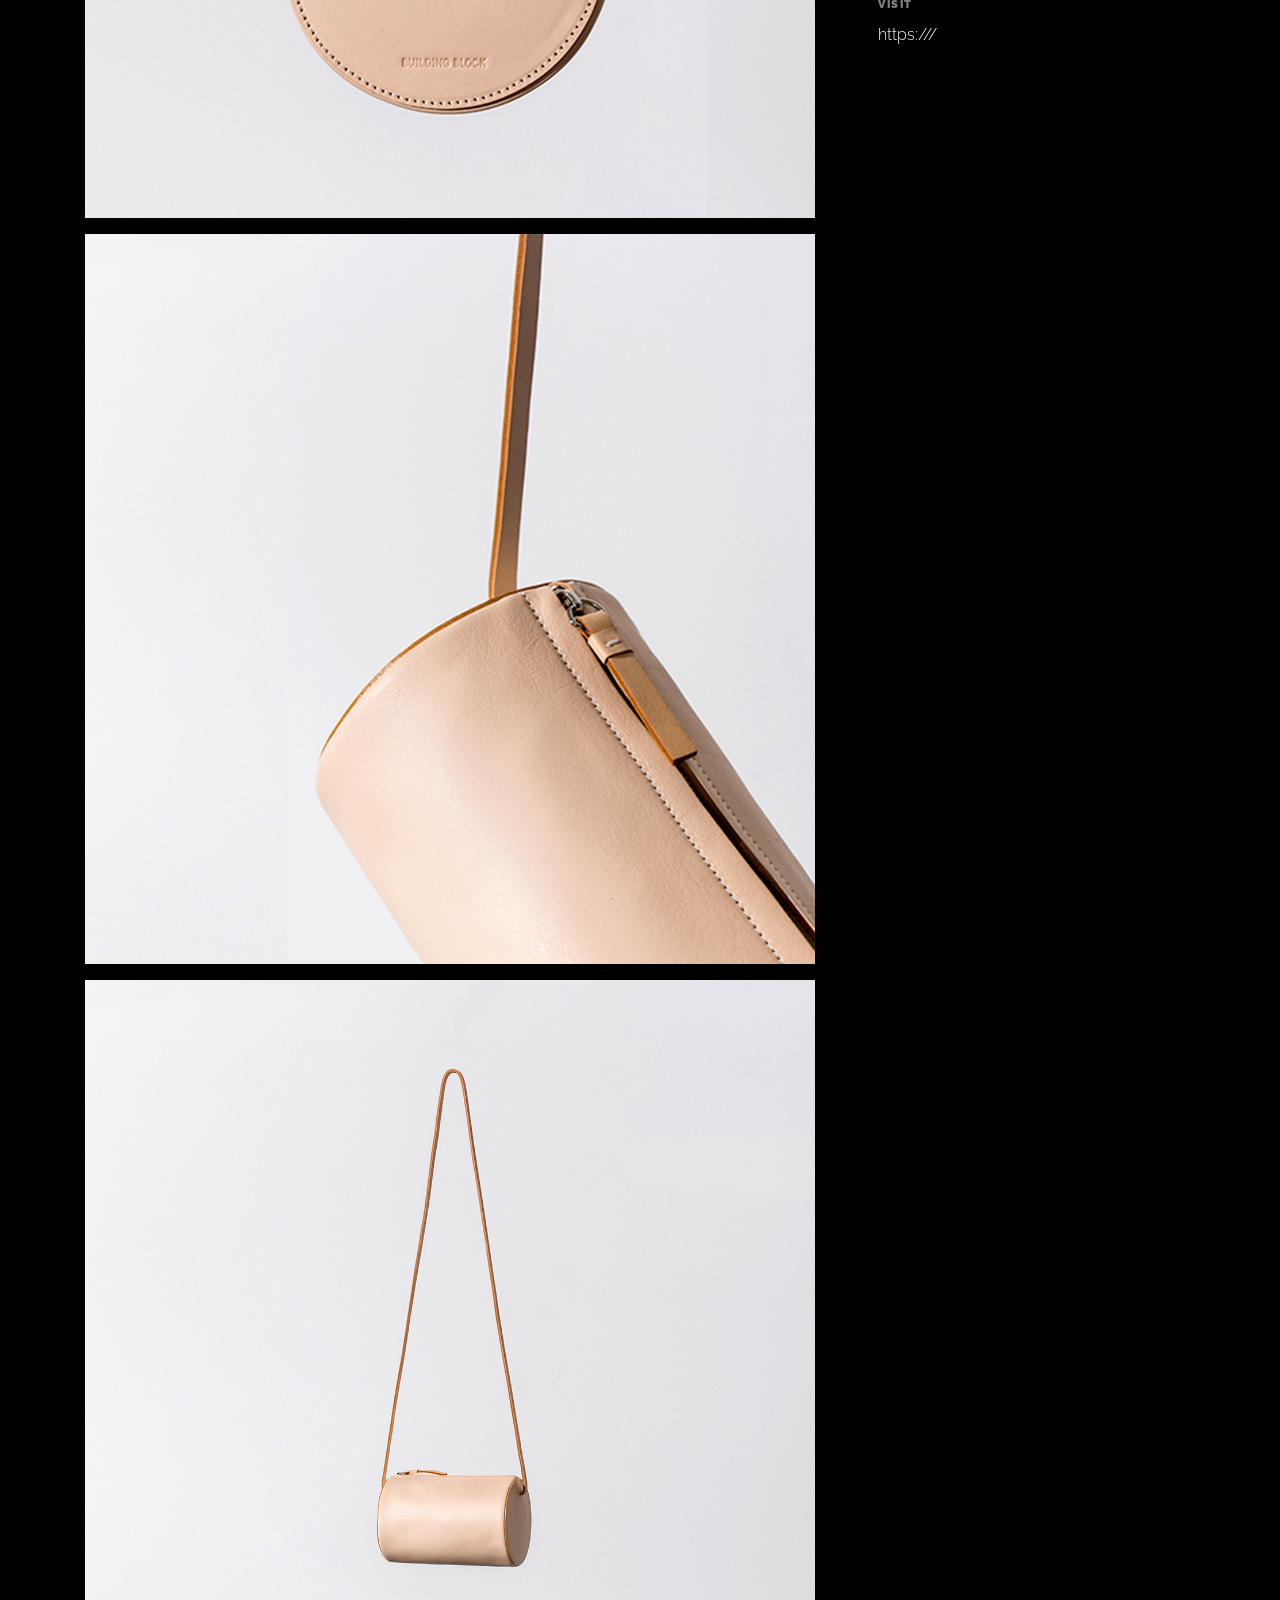
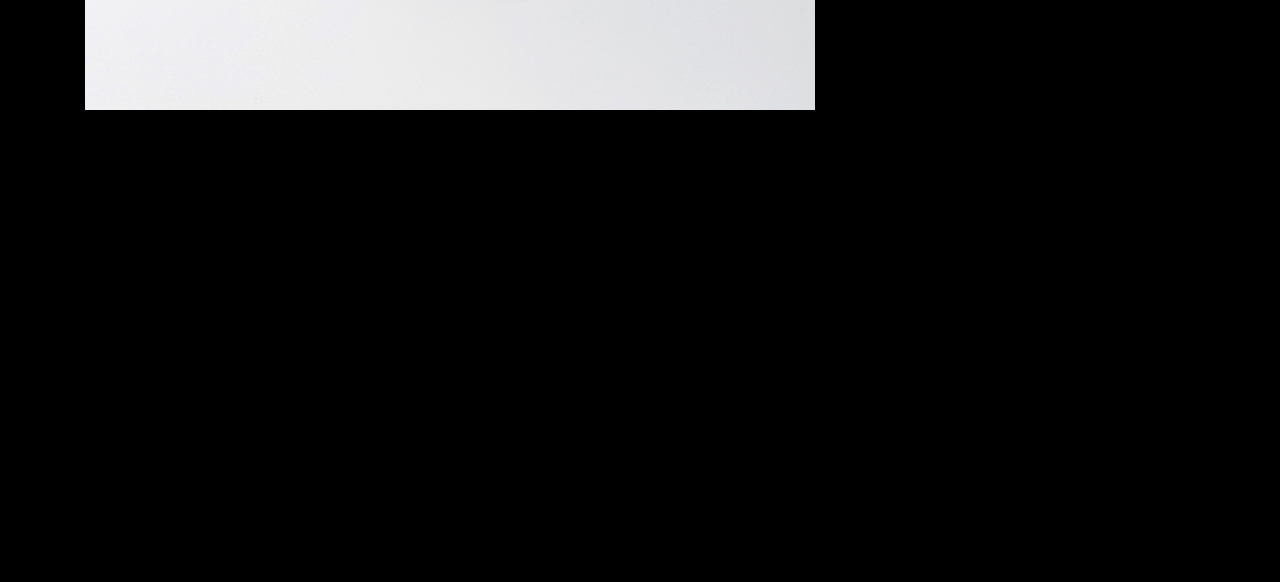
<file: portfolio-single-3.html>
<!doctype html>
<html lang="en">

<head>
  <title>Unfold &mdash; A onepage portfolio HTML template by Colorlib</title>
  <meta charset="utf-8">
  <meta name="viewport" content="width=device-width, initial-scale=1, shrink-to-fit=no">
  
  <meta name="description" content="">
  <meta name="keywords" content="html, css, javascript, jquery">
  <meta name="author" content="">

  <link rel="stylesheet" href="css/vendor/icomoon/style.css">
  <link rel="stylesheet" href="css/vendor/owl.carousel.min.css">
  <link rel="stylesheet" href="css/vendor/aos.css">
  <link rel="stylesheet" href="css/vendor/animate.min.css">
  <link rel="stylesheet" href="css/vendor/bootstrap.min.css">
  <link rel="stylesheet" href="css/vendor/jquery.fancybox.min.css">

  <!-- Theme Style -->
  <link rel="stylesheet" href="css/style.css">

</head>

<body data-spy="scroll" data-target=".site-nav-target" data-offset="200">

  <nav class="unslate_co--site-mobile-menu">
    <div class="close-wrap d-flex">
      <a href="#" class="d-flex ml-auto js-menu-toggle">
        <span class="close-label">Close</span>
        <div class="close-times">
          <span class="bar1"></span>
          <span class="bar2"></span>
        </div>
      </a>
    </div>
    <div class="site-mobile-inner"></div>
  </nav>

  <div class="unslate_co--site-wrap">

    <div class="unslate_co--site-inner">

      <nav class="unslate_co--site-nav site-nav-target">

        <div class="container">

          <div class="row align-items-center justify-content-between text-left">
            <div class="col-md-5 text-right">
              <ul class="site-nav-ul js-clone-nav text-left d-none d-lg-inline-block">
                <li class="has-children">
                  <a href="index.html#home-section" class="nav-link">Home</a>
                  <ul class="dropdown">
                    <li>
                      <a href="index.html">Hero Image BG</a>
                    </li>
                    <li>
                      <a href="index-video.html">Video BG</a>
                    </li>
                    <li>
                      <a href="index-hero-slider.html">Hero Slider</a>
                    </li>
                    <li>
                      <a href="index-sidebar-menu.html">Sidebar Menu</a>
                    </li>
                    <li>
                      <a href="index-right-menu.html">Right Menu</a>
                    </li>
                  </ul>
                </li>
                <li><a href="index.html#portfolio-section" class="nav-link">Portfolio</a></li>
                <li><a href="index.html#about-section" class="nav-link">About</a></li>
                <li><a href="index.html#services-section" class="nav-link">Services</a></li>
              </ul>
            </div>
            <div class="site-logo pos-absolute">
              <a href="index.html" class="unslate_co--site-logo">Unfold<span>.</span></a>
            </div>
            <div class="col-md-5 text-right text-lg-left">
              <ul class="site-nav-ul js-clone-nav text-left d-none d-lg-inline-block">
                <li><a href="index.html#skills-section" class="nav-link">Skills</a></li>
                <li><a href="index.html#testimonial-section" class="nav-link">Testimonial</a></li>
                <li><a href="index.html#journal-section" class="nav-link">Journal</a></li>
                <li><a href="index.html#contact-section" class="nav-link">Contact</a></li>
              </ul>

              <ul class="site-nav-ul-none-onepage text-right d-inline-block d-lg-none">
                <li><a href="#" class="js-menu-toggle">Menu</a></li>
              </ul>

            </div>
          </div>
        </div>

      </nav>
      <!-- END nav -->

      <div class="cover-v1 gradient-bottom-black jarallax">
        <div class="container">
          <div class="row align-items-center">

            <div class="col-md-10 mx-auto text-center">
              <h1 class="heading" data-aos="fade-up">Reworking</h1>
              <h2 class="subheading" data-aos="fade-up" data-aos-delay="100">Far far away, behind the word mountains, far from the countries.</h2>
            </div>

          </div>
        </div>

        <!-- dov -->
        <a href="#portfolio-single-section" class="mouse-wrap smoothscroll">
          <span class="mouse">
            <span class="scroll"></span>
          </span>
          <span class="mouse-label">Scroll</span>
        </a>

      </div>
      <!-- END .cover-v1 -->

      <div class="container">
        <div class="portfolio-single-wrap unslate_co--section" id="portfolio-single-section">
          <div class="portfolio-single-inner">

            <h2 class="heading-portfolio-single-h2">Reworking</h2>

            <div class="row justify-content-between align-items-stretch">

              <div class="col-lg-8">
                <p><a href="images/work_2_full.jpg" data-fancybox="gal"><img src="images/work_2_full.jpg" alt="Image" class="img-fluid"></a></p>
                <p><a href="images/work_2_a_full.jpg" data-fancybox="gal"><img src="images/work_2_a_full.jpg" alt="Image" class="img-fluid"></a></p>
                <p><a href="images/work_2_b_full.jpg" data-fancybox="gal"><img src="images/work_2_b_full.jpg" alt="Image" class="img-fluid"></a></p>
              </div>
              <div class="col-lg-4 pl-lg-5">
                <div class="unslate_co--sticky">
                  <div class="row">
                    <div class="col-md-12 mb-4">
                      <div class="detail-v1">
                        <span class="detail-label">Project Description</span>
                        <p>Far far away, behind the word mountains, far from the countries Vokalia and Consonantia, there live the blind texts. Separated they live in Bookmarksgrove right at the coast of the Semantics, a large language ocean.</p>
                      </div>
                    </div>

                    <div class="col-md-12 mb-4">
                      <div class="detail-v1">
                        <span class="detail-label">Project Date</span>
                        <span class="detail-val">March 9th, 2020</span>
                      </div>
                    </div>
                    <div class="col-md-12 mb-4">
                      <div class="detail-v1">
                        <span class="detail-label">Role</span>
                        <span class="detail-val"><a href="#">Identity</a>, <a href="#">Web Design</a></span>
                      </div>
                    </div>
                    <div class="col-md-12 mb-4">
                      <div class="detail-v1">
                        <span class="detail-label">Client</span>
                        <span class="detail-val">unslate</span>
                      </div>
                    </div>
                    <div class="col-md-12 mb-4">
                      <div class="detail-v1">
                        <span class="detail-label">Visit</span>
                        <span class="detail-val"><a href="#">https:///</a></span>
                      </div>
                    </div>
                  </div>
                </div> 
              </div>

            </div>

          </div>
        </div>
      </div>
    </div>

    <footer class="unslate_co--footer unslate_co--section">
      <div class="container">
        <div class="row justify-content-center">
          <div class="col-md-7">

            <div class="footer-site-logo"><a href="#">Unfold<span>.</span></a></div>

            <ul class="footer-site-social">
              <li><a href="#">Facebook</a></li>
              <li><a href="#">Twitter</a></li>
              <li><a href="#">Instagram</a></li>
              <li><a href="#">Dribbble</a></li>
              <li><a href="#">Behance</a></li>
            </ul>

            <p class="site-copyright">
                
                <!-- Link back to Colorlib can't be removed. Template is licensed under CC BY 3.0. -->
                Copyright &copy;
                <script>
                  document.write(new Date().getFullYear());
                </script> All rights reserved | This template is made with <i class="icon-heart"
                  aria-hidden="true"></i> by <a href="https://colorlib.com" target="_blank">Colorlib</a>
                <!-- Link back to Colorlib can't be removed. Template is licensed under CC BY 3.0. -->
              
              </p>

          </div>
        </div>
      </div>
    </footer>

  </div>

  <!-- Loader -->
  <div id="unslate_co--overlayer"></div>
  <div class="site-loader-wrap">
    <div class="site-loader"></div>
  </div>

  <script src="js/scripts-dist.js"></script>
  <script src="js/main.js"></script>


</body>

</html>
</file>
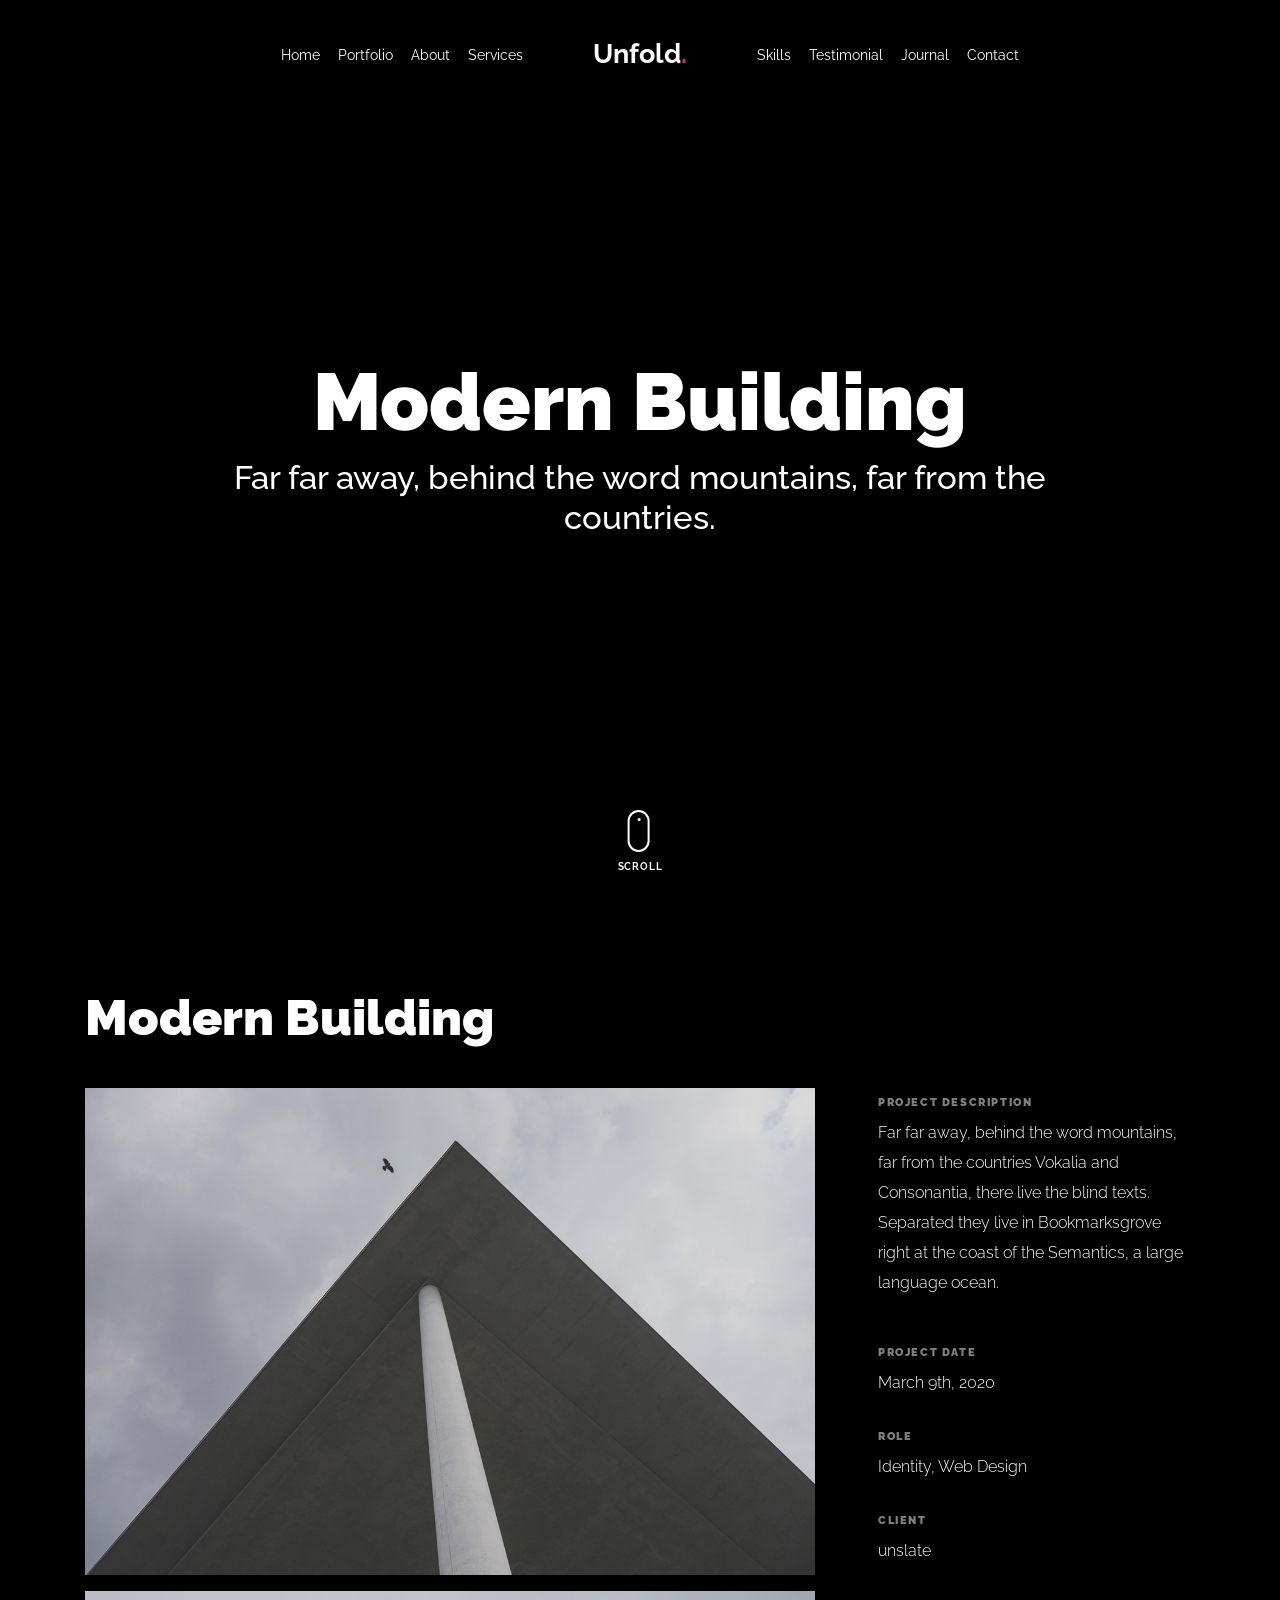
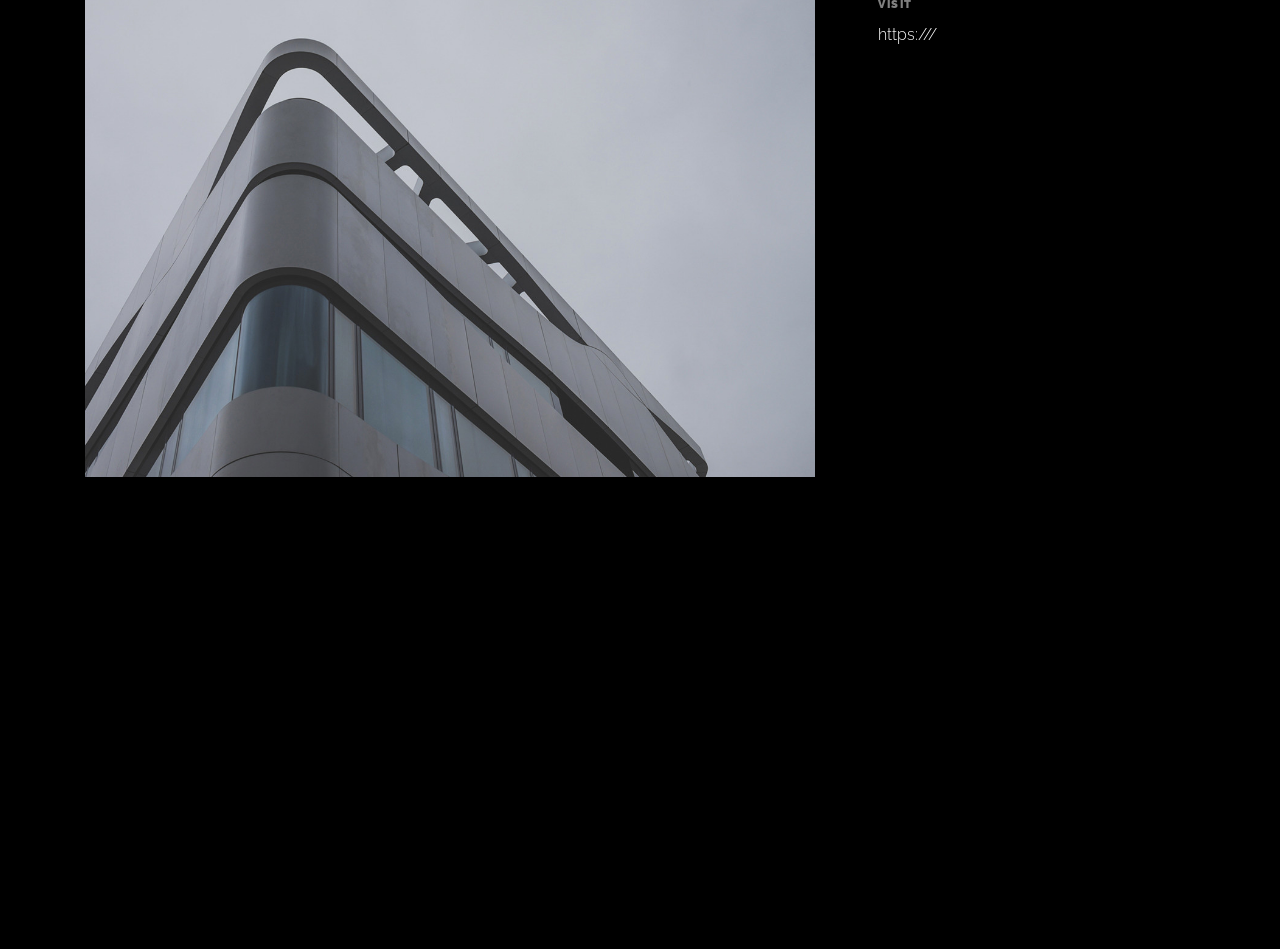
<file: portfolio-single-4.html>
<!doctype html>
<html lang="en">

<head>
  <title>Unfold &mdash; A onepage portfolio HTML template by Colorlib</title>
  <meta charset="utf-8">
  <meta name="viewport" content="width=device-width, initial-scale=1, shrink-to-fit=no">
  
  <meta name="description" content="">
  <meta name="keywords" content="html, css, javascript, jquery">
  <meta name="author" content="">

  <link rel="stylesheet" href="css/vendor/icomoon/style.css">
  <link rel="stylesheet" href="css/vendor/owl.carousel.min.css">
  <link rel="stylesheet" href="css/vendor/aos.css">
  <link rel="stylesheet" href="css/vendor/animate.min.css">
  <link rel="stylesheet" href="css/vendor/bootstrap.min.css">
  <link rel="stylesheet" href="css/vendor/jquery.fancybox.min.css">

  <!-- Theme Style -->
  <link rel="stylesheet" href="css/style.css">

</head>

<body data-spy="scroll" data-target=".site-nav-target" data-offset="200">

  <nav class="unslate_co--site-mobile-menu">
    <div class="close-wrap d-flex">
      <a href="#" class="d-flex ml-auto js-menu-toggle">
        <span class="close-label">Close</span>
        <div class="close-times">
          <span class="bar1"></span>
          <span class="bar2"></span>
        </div>
      </a>
    </div>
    <div class="site-mobile-inner"></div>
  </nav>

  <div class="unslate_co--site-wrap">

    <div class="unslate_co--site-inner">

      <nav class="unslate_co--site-nav site-nav-target">

        <div class="container">

          <div class="row align-items-center justify-content-between text-left">
            <div class="col-md-5 text-right">
              <ul class="site-nav-ul js-clone-nav text-left d-none d-lg-inline-block">
                <li class="has-children">
                  <a href="index.html#home-section" class="nav-link">Home</a>
                  <ul class="dropdown">
                    <li>
                      <a href="index.html">Hero Image BG</a>
                    </li>
                    <li>
                      <a href="index-video.html">Video BG</a>
                    </li>
                    <li>
                      <a href="index-hero-slider.html">Hero Slider</a>
                    </li>
                    <li>
                      <a href="index-sidebar-menu.html">Sidebar Menu</a>
                    </li>
                    <li>
                      <a href="index-right-menu.html">Right Menu</a>
                    </li>
                  </ul>
                </li>
                <li><a href="index.html#portfolio-section" class="nav-link">Portfolio</a></li>
                <li><a href="index.html#about-section" class="nav-link">About</a></li>
                <li><a href="index.html#services-section" class="nav-link">Services</a></li>
              </ul>
            </div>
            <div class="site-logo pos-absolute">
              <a href="index.html" class="unslate_co--site-logo">Unfold<span>.</span></a>
            </div>
            <div class="col-md-5 text-right text-lg-left">
              <ul class="site-nav-ul js-clone-nav text-left d-none d-lg-inline-block">
                <li><a href="index.html#skills-section" class="nav-link">Skills</a></li>
                <li><a href="index.html#testimonial-section" class="nav-link">Testimonial</a></li>
                <li><a href="index.html#journal-section" class="nav-link">Journal</a></li>
                <li><a href="index.html#contact-section" class="nav-link">Contact</a></li>
              </ul>

              <ul class="site-nav-ul-none-onepage text-right d-inline-block d-lg-none">
                <li><a href="#" class="js-menu-toggle">Menu</a></li>
              </ul>

            </div>
          </div>
        </div>

      </nav>
      <!-- END nav -->

      <div class="cover-v1 gradient-bottom-black jarallax">
        <div class="container">
          <div class="row align-items-center">

            <div class="col-md-10 mx-auto text-center">
              <h1 class="heading" data-aos="fade-up">Modern Building</h1>
              <h2 class="subheading" data-aos="fade-up" data-aos-delay="100">Far far away, behind the word mountains, far from the countries.</h2>
            </div>

          </div>
        </div>

        <!-- dov -->
        <a href="#portfolio-single-section" class="mouse-wrap smoothscroll">
          <span class="mouse">
            <span class="scroll"></span>
          </span>
          <span class="mouse-label">Scroll</span>
        </a>

      </div>
      <!-- END .cover-v1 -->

      <div class="container">
        <div class="portfolio-single-wrap unslate_co--section" id="portfolio-single-section">
          <div class="portfolio-single-inner">

            <h2 class="heading-portfolio-single-h2">Modern Building</h2>

            <div class="row justify-content-between align-items-stretch">

              <div class="col-lg-8">
                <p><a href="images/work_3_a_full.jpg" data-fancybox="gal"><img src="images/work_3_a_full.jpg" alt="Image" class="img-fluid"></a></p>
                <p><a href="images/work_3_full.jpg" data-fancybox="gal"><img src="images/work_3_full.jpg" alt="Image" class="img-fluid"></a></p>
              </div>
              <div class="col-lg-4 pl-lg-5">
                <div class="unslate_co--sticky">
                  <div class="row">
                    <div class="col-md-12 mb-4">
                      <div class="detail-v1">
                        <span class="detail-label">Project Description</span>
                        <p>Far far away, behind the word mountains, far from the countries Vokalia and Consonantia, there live the blind texts. Separated they live in Bookmarksgrove right at the coast of the Semantics, a large language ocean.</p>
                      </div>
                    </div>

                    <div class="col-md-12 mb-4">
                      <div class="detail-v1">
                        <span class="detail-label">Project Date</span>
                        <span class="detail-val">March 9th, 2020</span>
                      </div>
                    </div>
                    <div class="col-md-12 mb-4">
                      <div class="detail-v1">
                        <span class="detail-label">Role</span>
                        <span class="detail-val"><a href="#">Identity</a>, <a href="#">Web Design</a></span>
                      </div>
                    </div>
                    <div class="col-md-12 mb-4">
                      <div class="detail-v1">
                        <span class="detail-label">Client</span>
                        <span class="detail-val">unslate</span>
                      </div>
                    </div>
                    <div class="col-md-12 mb-4">
                      <div class="detail-v1">
                        <span class="detail-label">Visit</span>
                        <span class="detail-val"><a href="#">https:///</a></span>
                      </div>
                    </div>
                  </div>
                </div> 
              </div>

            </div>

          </div>
        </div>
      </div>
    </div> 

    <footer class="unslate_co--footer unslate_co--section">
      <div class="container">
        <div class="row justify-content-center">
          <div class="col-md-7">

            <div class="footer-site-logo"><a href="#">Unfold<span>.</span></a></div>

            <ul class="footer-site-social">
              <li><a href="#">Facebook</a></li>
              <li><a href="#">Twitter</a></li>
              <li><a href="#">Instagram</a></li>
              <li><a href="#">Dribbble</a></li>
              <li><a href="#">Behance</a></li>
            </ul>

            <p class="site-copyright">
                
                <!-- Link back to Colorlib can't be removed. Template is licensed under CC BY 3.0. -->
                Copyright &copy;
                <script>
                  document.write(new Date().getFullYear());
                </script> All rights reserved | This template is made with <i class="icon-heart"
                  aria-hidden="true"></i> by <a href="https://colorlib.com" target="_blank">Colorlib</a>
                <!-- Link back to Colorlib can't be removed. Template is licensed under CC BY 3.0. -->
              
              </p>

          </div>
        </div>
      </div>
    </footer>

  </div>

  <!-- Loader -->
  <div id="unslate_co--overlayer"></div>
  <div class="site-loader-wrap">
    <div class="site-loader"></div>
  </div>

  <script src="js/scripts-dist.js"></script>
  <script src="js/main.js"></script>

  
</body>

</html>
</file>
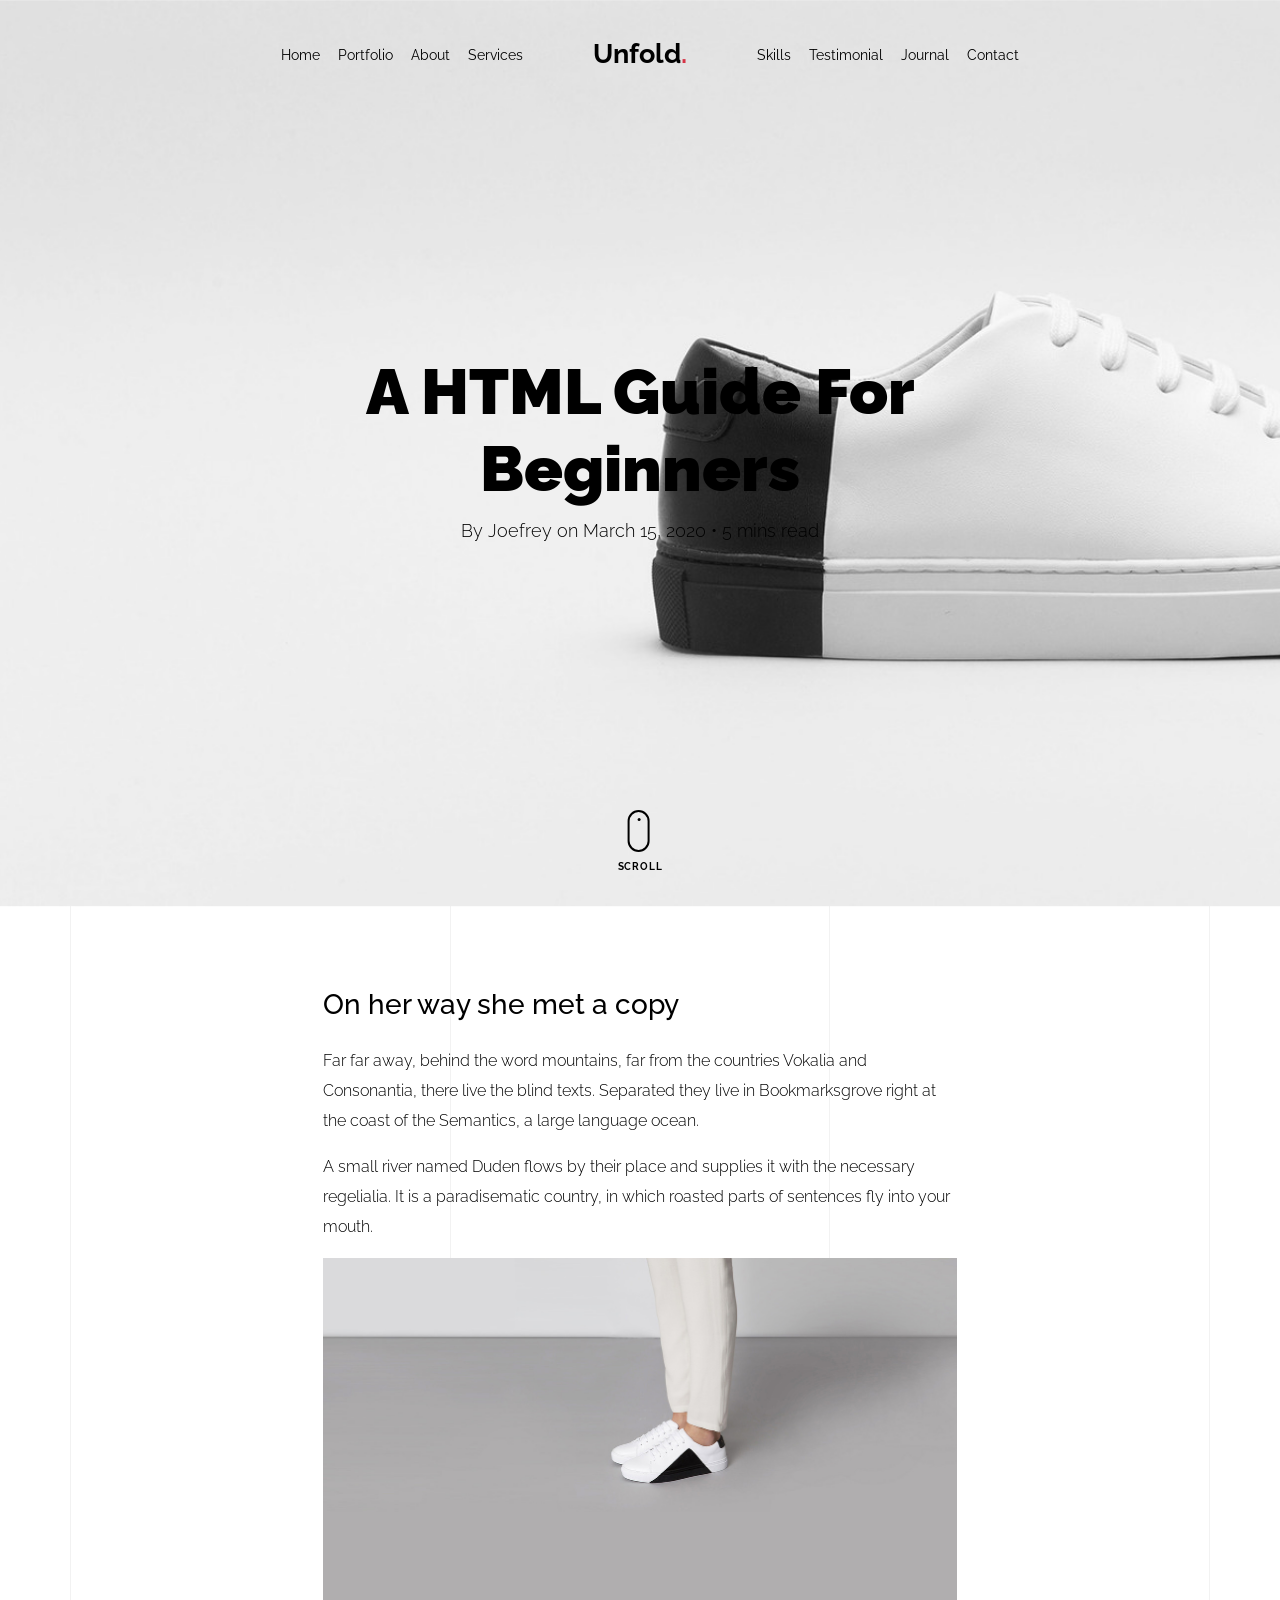
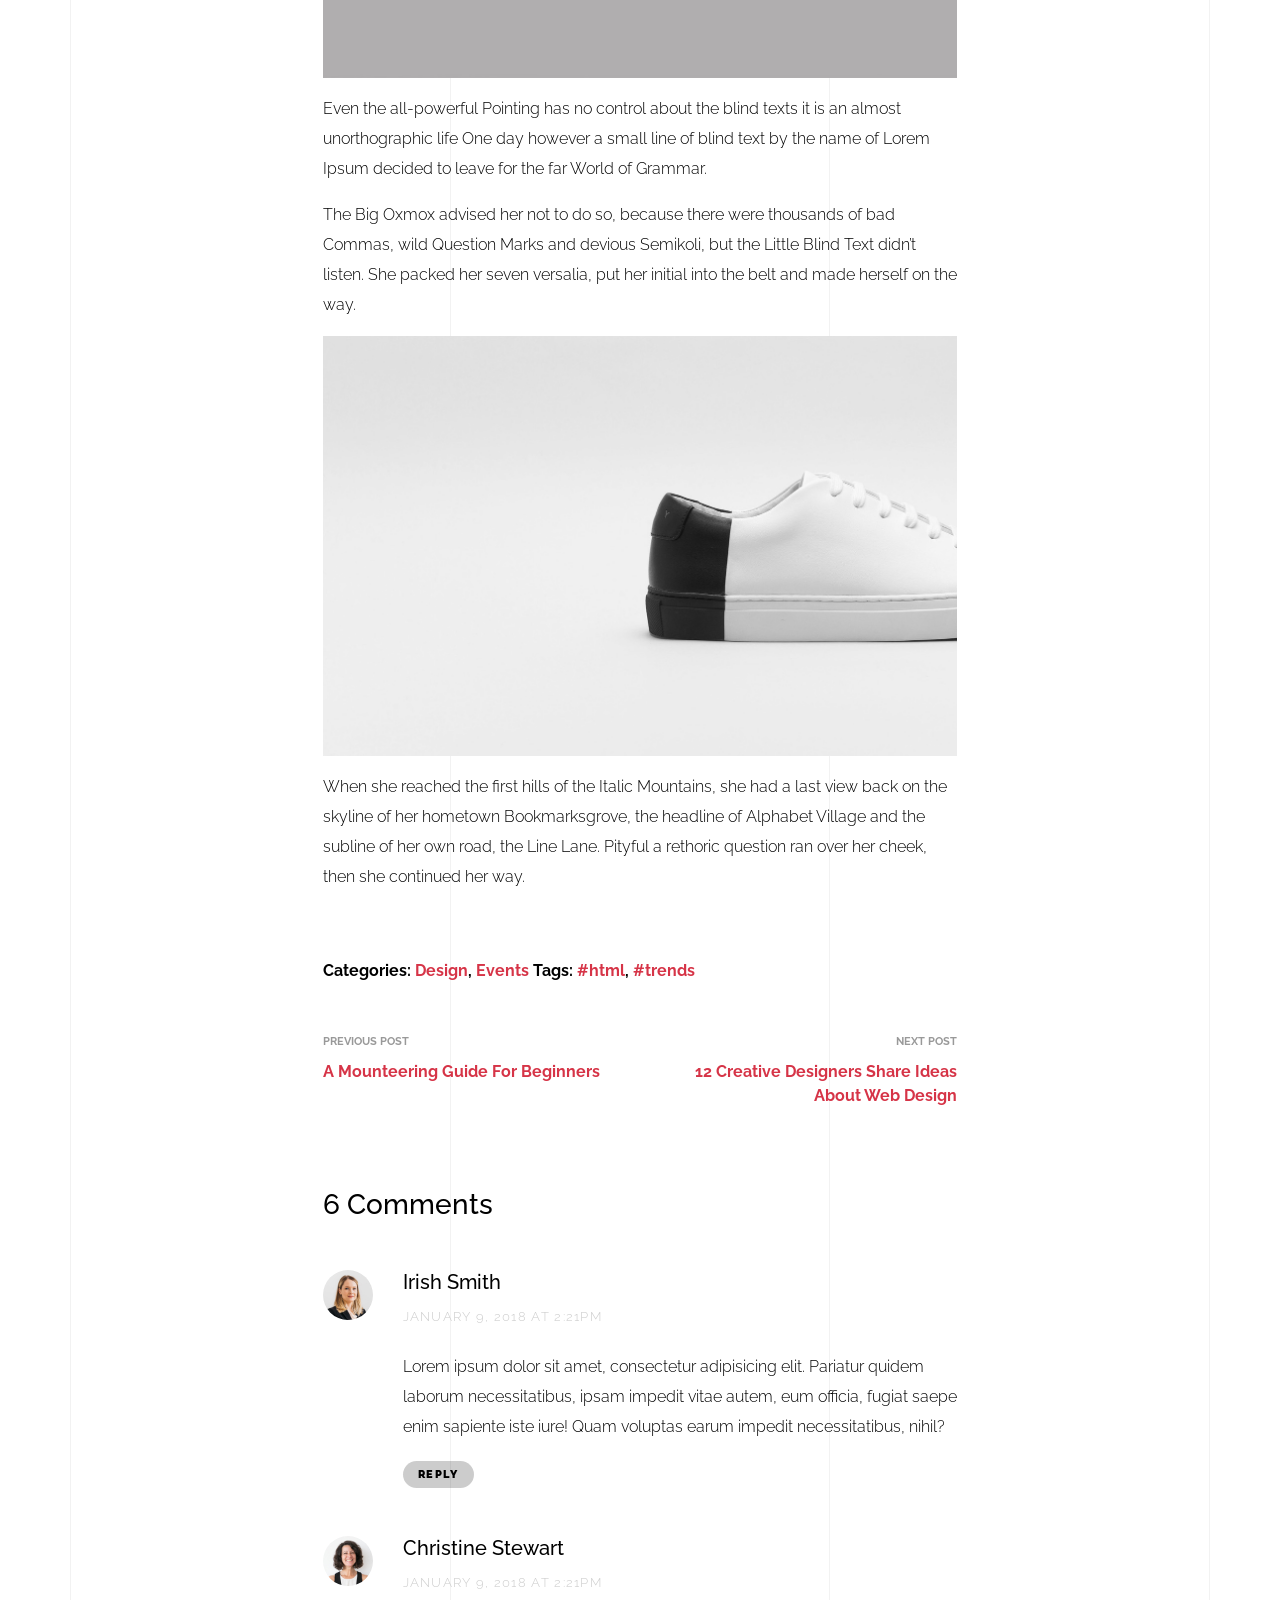
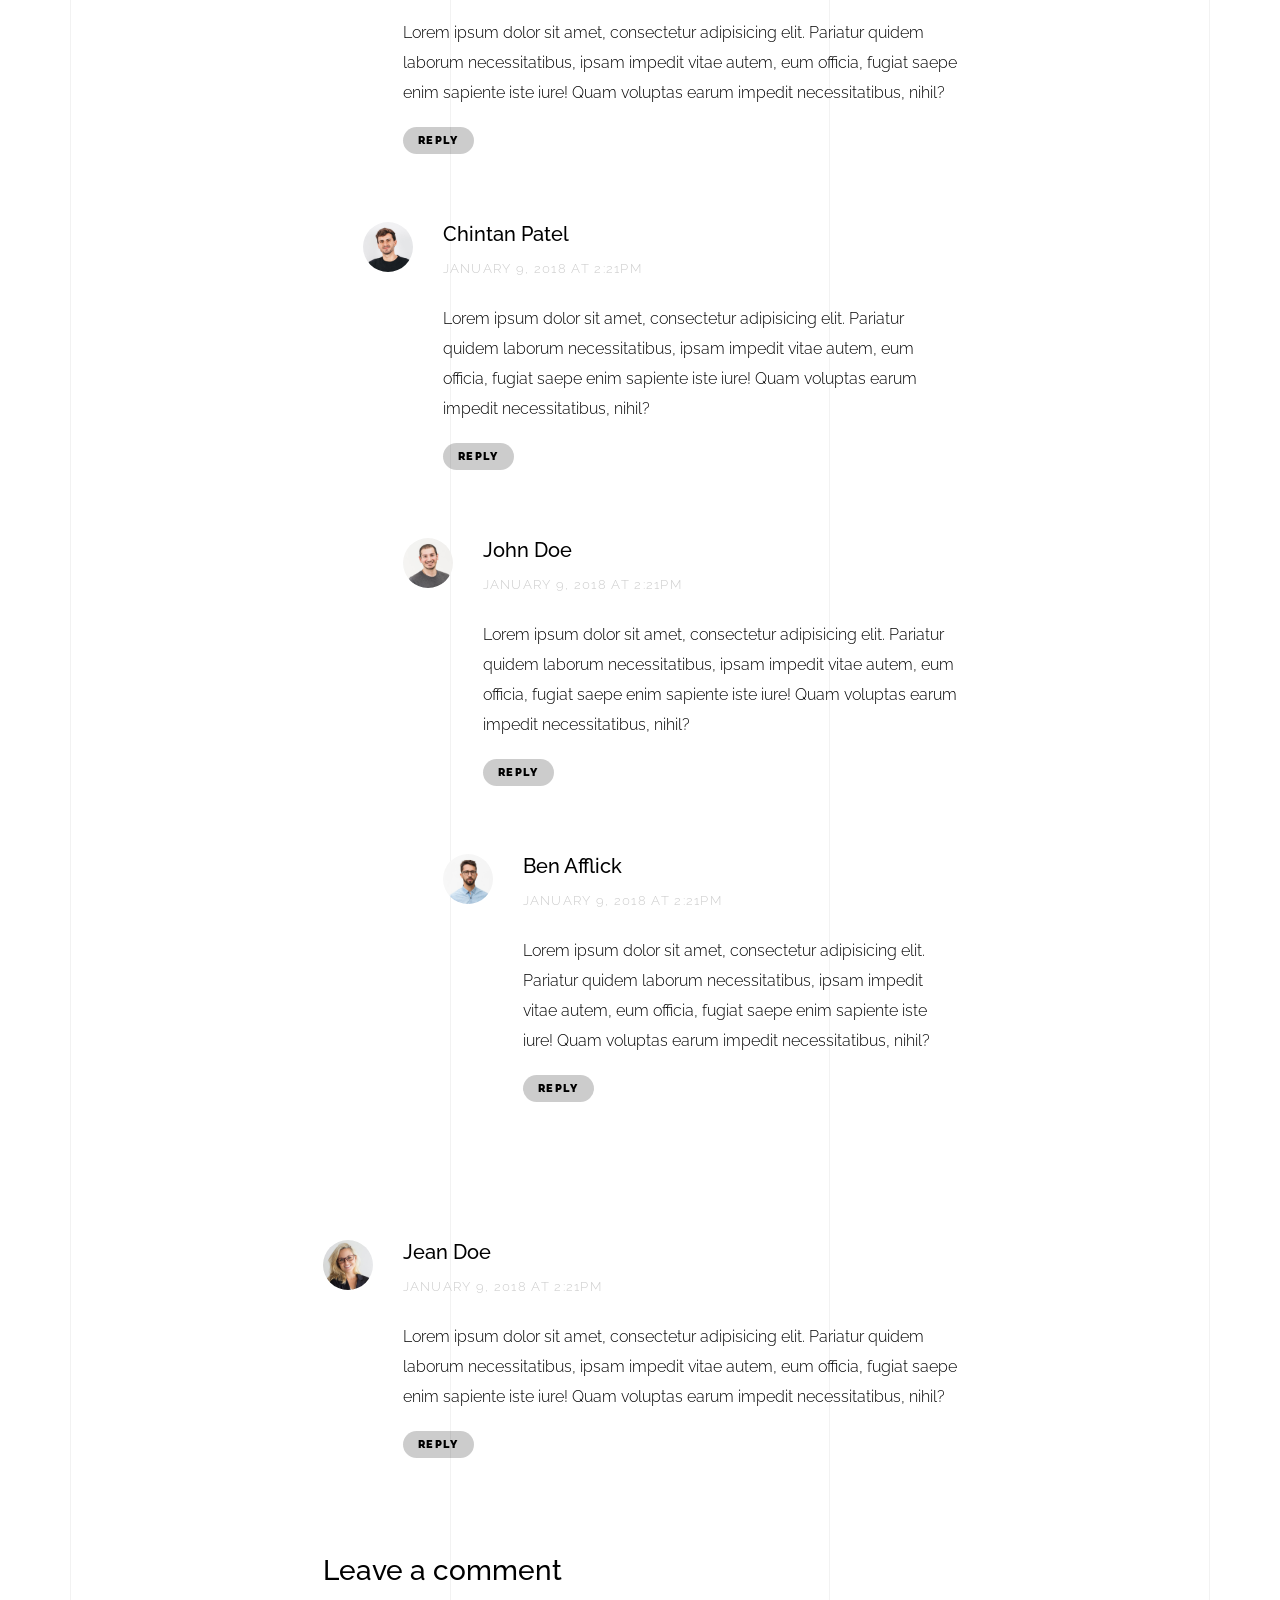
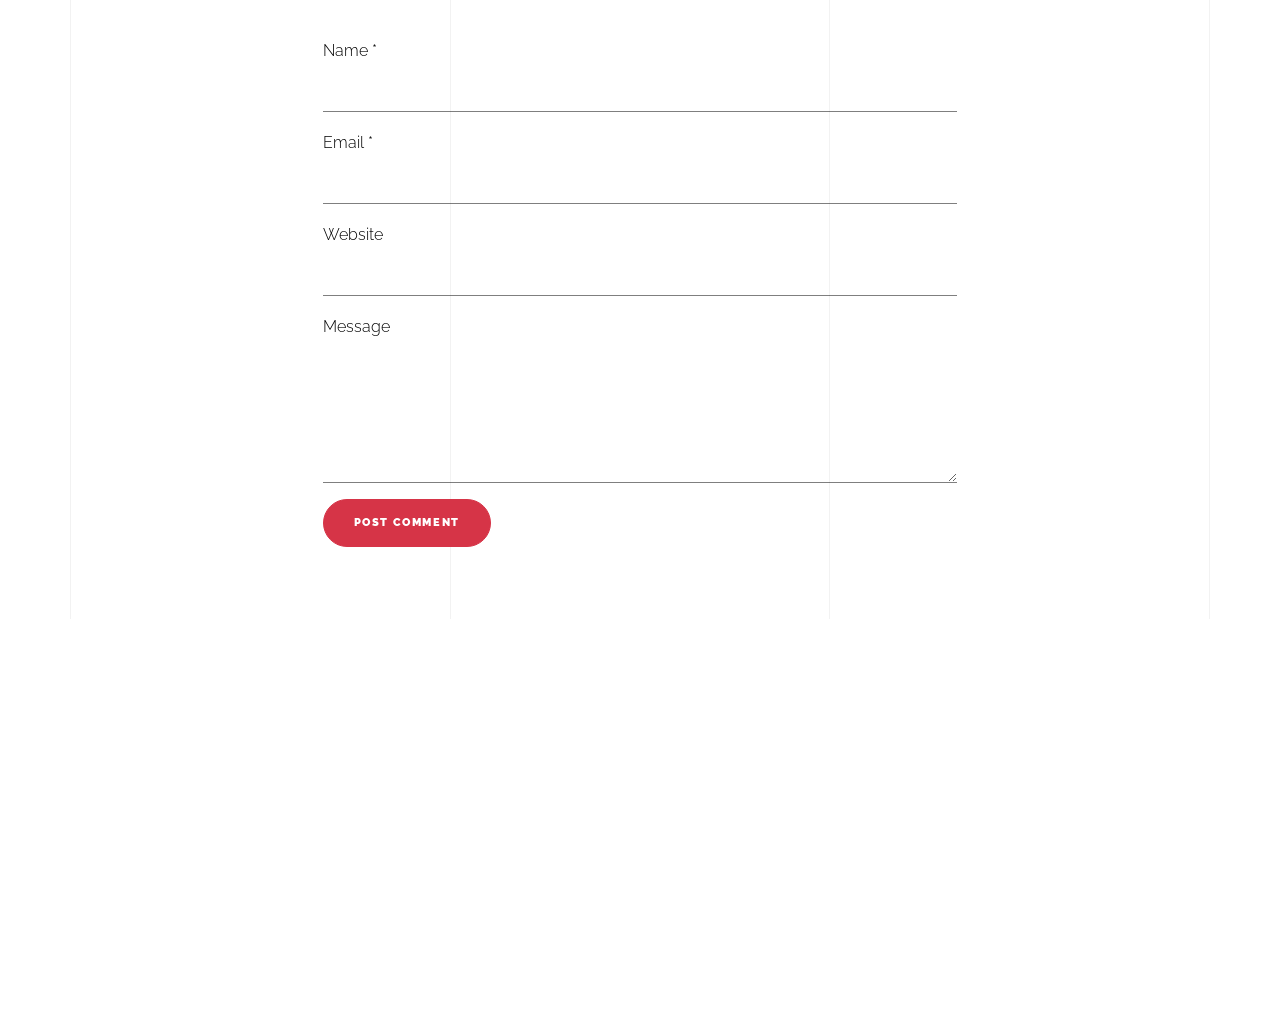
<file: light/blog-single.html>
<!doctype html>
<html lang="en">
  <head>
    <title>Unfold &mdash; A onepage portfolio HTML template by Unslate.co</title>
    <meta charset="utf-8">
    <meta name="viewport" content="width=device-width, initial-scale=1, shrink-to-fit=no">

    <meta name="description" content="A onepage portfolio HTML template by Unslate.co">
    <meta name="keywords" content="html, css, javascript, jquery">
    <meta name="author" content="Unslate.co">

    <link rel="stylesheet" href="css/vendor/icomoon/style.css">
    <link rel="stylesheet" href="css/vendor/owl.carousel.min.css">
    <link rel="stylesheet" href="css/vendor/aos.css">
    <link rel="stylesheet" href="css/vendor/animate.min.css">
    <link rel="stylesheet" href="css/vendor/bootstrap.min.css">
    <link rel="stylesheet" href="css/vendor/jquery.fancybox.min.css">
    

    <!-- Theme Style -->
    <link rel="stylesheet" href="css/style.css">

  </head>
  <body data-spy="scroll" data-target=".site-nav-target" data-offset="200">

    <nav class="unslate_co--site-mobile-menu">
      <div class="close-wrap d-flex">
        <a href="#" class="d-flex ml-auto js-menu-toggle">
          <span class="close-label">Close</span>
          <div class="close-times">
            <span class="bar1"></span>
            <span class="bar2"></span>
          </div>
        </a>
      </div>
      <div class="site-mobile-inner"></div>
    </nav>


    <div class="unslate_co--site-wrap">

      <div class="unslate_co--site-inner">

        <div class="lines-wrap">
          <div class="lines-inner">
            <div class="lines"></div>
          </div>
        </div>
        <!-- END lines -->
      
      <nav class="unslate_co--site-nav dark site-nav-target">

        <div class="container">
        
          <div class="row align-items-center justify-content-between text-left">
            <div class="col-md-5 text-right">
              <ul class="site-nav-ul js-clone-nav text-left d-none d-lg-inline-block">
                <li class="has-children">
                  <a href="index.html#home-section" class="nav-link">Home</a>
                  <ul class="dropdown">
                    <li>
                      <a href="index.html">Hero Image BG</a>
                    </li>
                    <li>
                      <a href="index-video.html">Video BG</a>
                    </li>
                    <li>
                      <a href="index-hero-slider.html">Hero Slider</a>
                    </li>
                    <li>
                      <a href="index-sidebar-menu.html">Sidebar Menu</a>
                    </li>
                    <li>
                      <a href="index-right-menu.html">Right Menu</a>
                    </li>
                  </ul>
                </li>
                <li><a href="index.html#portfolio-section" class="nav-link">Portfolio</a></li>
                <li><a href="index.html#about-section" class="nav-link">About</a></li>
                <li><a href="index.html#services-section" class="nav-link">Services</a></li>
              </ul>
            </div>
            <div class="site-logo pos-absolute">
              <a href="index.html" class="unslate_co--site-logo">Unfold<span>.</span></a>
            </div>
            <div class="col-md-5 text-right text-lg-left">
              <ul class="site-nav-ul js-clone-nav text-left d-none d-lg-inline-block">
                <li><a href="index.html#skills-section" class="nav-link">Skills</a></li>
                <li><a href="index.html#testimonial-section" class="nav-link">Testimonial</a></li>
                <li><a href="index.html#journal-section" class="nav-link active">Journal</a></li>
                <li><a href="index.html#contact-section" class="nav-link">Contact</a></li>
              </ul>

              <ul class="site-nav-ul-none-onepage text-right d-inline-block d-lg-none">
                <li><a href="#" class="js-menu-toggle">Menu</a></li>
              </ul>

            </div>
          </div>
        </div>

      </nav>
      <!-- END nav -->

      <div class="cover-v1 jarallax" style="background-image: url('images/work_1_full.jpg');">
        <div class="container">
          <div class="row align-items-center">
              
            <div class="col-md-8 mx-auto text-center">
              <h1 class="blog-heading" data-aos="fade-up" data-aos-delay="0">A HTML Guide For Beginners</h1>
              <div class="post-meta" data-aos="fade-up" data-aos-delay="100">By Joefrey on March 15, 2020 &bullet; 5 mins read</div>
            </div>

          </div>
        </div>


        <!-- dov -->
        <a href="#blog-single-section" class="mouse-wrap dark smoothscroll">
          <span class="mouse">
            <span class="scroll"></span>
          </span>
          <span class="mouse-label">Scroll</span>
        </a>

      </div>
      <!-- END .cover-v1 -->

      <div class="unslate_co--section" id="blog-single-section">
        <div class="container">
          <div class="row justify-content-center">
            <div class="col-md-7">
              <h3 class="mb-4">On her way she met a copy</h3>
              <p>Far far away, behind the word mountains, far from the countries Vokalia and Consonantia, there live the blind texts. Separated they live in Bookmarksgrove right at the coast of the Semantics, a large language ocean.</p>
              <p>A small river named Duden flows by their place and supplies it with the necessary regelialia. It is a paradisematic country, in which roasted parts of sentences fly into your mouth.</p>
              <p><img src="images/work_1_a_full.jpg" alt="Image" class="img-fluid"></p>
              <p>Even the all-powerful Pointing has no control about the blind texts it is an almost unorthographic life One day however a small line of blind text by the name of Lorem Ipsum decided to leave for the far World of Grammar.</p>
              <p>The Big Oxmox advised her not to do so, because there were thousands of bad Commas, wild Question Marks and devious Semikoli, but the Little Blind Text didn’t listen. She packed her seven versalia, put her initial into the belt and made herself on the way.</p>
              <p><img src="images/work_1_full.jpg" alt="Image" class="img-fluid"></p>
              <p>When she reached the first hills of the Italic Mountains, she had a last view back on the skyline of her hometown Bookmarksgrove, the headline of Alphabet Village and the subline of her own road, the Line Lane. Pityful a rethoric question ran over her cheek, then she continued her way.</p>


              <div class="pt-5 categories_tags ">
                <p>Categories:  <a href="#">Design</a>, <a href="#">Events</a>  Tags: <a href="#">#html</a>, <a href="#">#trends</a></p>
              </div>

              <div class="post-single-navigation d-flex align-items-stretch">
                <a href="#" class="mr-auto w-50 pr-4">
                  <span class="d-block">Previous Post</span>
                  A Mounteering Guide For Beginners
                </a>
                <a href="#" class="ml-auto w-50 text-right pl-4">
                  <span class="d-block">Next Post</span>
                  12 Creative Designers Share Ideas About Web Design
                </a>
              </div>


            <div class="pt-5">
              <h3 class="mb-5">6 Comments</h3>
              <ul class="comment-list">
                <li class="comment">
                  <div class="vcard bio">
                    <img src="images/person_woman_2.jpg" alt="Image placeholder">
                  </div>
                  <div class="comment-body">
                    <h3>Irish Smith</h3>
                    <div class="meta">January 9, 2018 at 2:21pm</div>
                    <p>Lorem ipsum dolor sit amet, consectetur adipisicing elit. Pariatur quidem laborum necessitatibus, ipsam impedit vitae autem, eum officia, fugiat saepe enim sapiente iste iure! Quam voluptas earum impedit necessitatibus, nihil?</p>
                    <p><a href="#" class="reply">Reply</a></p>
                  </div>
                </li>

                <li class="comment">
                  <div class="vcard bio">
                    <img src="images/person_woman_1.jpg" alt="Image placeholder">
                  </div>
                  <div class="comment-body">
                    <h3>Christine Stewart</h3>
                    <div class="meta">January 9, 2018 at 2:21pm</div>
                    <p>Lorem ipsum dolor sit amet, consectetur adipisicing elit. Pariatur quidem laborum necessitatibus, ipsam impedit vitae autem, eum officia, fugiat saepe enim sapiente iste iure! Quam voluptas earum impedit necessitatibus, nihil?</p>
                    <p><a href="#" class="reply">Reply</a></p>
                  </div>

                  <ul class="children">
                    <li class="comment">
                      <div class="vcard bio">
                        <img src="images/person_man_3.jpg" alt="Image placeholder">
                      </div>
                      <div class="comment-body">
                        <h3>Chintan Patel</h3>
                        <div class="meta">January 9, 2018 at 2:21pm</div>
                        <p>Lorem ipsum dolor sit amet, consectetur adipisicing elit. Pariatur quidem laborum necessitatibus, ipsam impedit vitae autem, eum officia, fugiat saepe enim sapiente iste iure! Quam voluptas earum impedit necessitatibus, nihil?</p>
                        <p><a href="#" class="reply">Reply</a></p>
                      </div>


                      <ul class="children">
                        <li class="comment">
                          <div class="vcard bio">
                            <img src="images/person_man_2.jpg" alt="Image placeholder">
                          </div>
                          <div class="comment-body">
                            <h3>John Doe</h3>
                            <div class="meta">January 9, 2018 at 2:21pm</div>
                            <p>Lorem ipsum dolor sit amet, consectetur adipisicing elit. Pariatur quidem laborum necessitatibus, ipsam impedit vitae autem, eum officia, fugiat saepe enim sapiente iste iure! Quam voluptas earum impedit necessitatibus, nihil?</p>
                            <p><a href="#" class="reply">Reply</a></p>
                          </div>

                            <ul class="children">
                              <li class="comment">
                                <div class="vcard bio">
                                  <img src="images/person_man_1.jpg" alt="Image placeholder">
                                </div>
                                <div class="comment-body">
                                  <h3>Ben Afflick</h3>
                                  <div class="meta">January 9, 2018 at 2:21pm</div>
                                  <p>Lorem ipsum dolor sit amet, consectetur adipisicing elit. Pariatur quidem laborum necessitatibus, ipsam impedit vitae autem, eum officia, fugiat saepe enim sapiente iste iure! Quam voluptas earum impedit necessitatibus, nihil?</p>
                                  <p><a href="#" class="reply">Reply</a></p>
                                </div>
                              </li>
                            </ul>
                        </li>
                      </ul>
                    </li>
                  </ul>
                </li>

                <li class="comment">
                  <div class="vcard bio">
                    <img src="images/person_woman_3.jpg" alt="Image placeholder">
                  </div>
                  <div class="comment-body">
                    <h3>Jean Doe</h3>
                    <div class="meta">January 9, 2018 at 2:21pm</div>
                    <p>Lorem ipsum dolor sit amet, consectetur adipisicing elit. Pariatur quidem laborum necessitatibus, ipsam impedit vitae autem, eum officia, fugiat saepe enim sapiente iste iure! Quam voluptas earum impedit necessitatibus, nihil?</p>
                    <p><a href="#" class="reply">Reply</a></p>
                  </div>
                </li>
              </ul>
              <!-- END comment-list -->
              
              <div class="comment-form-wrap pt-5">
                <h3 class="mb-5">Leave a comment</h3>
                <form action="#" class="">
                  <div class="form-group">
                    <label for="name">Name *</label>
                    <input type="text" class="form-control" id="name">
                  </div>
                  <div class="form-group">
                    <label for="email">Email *</label>
                    <input type="email" class="form-control" id="email">
                  </div>
                  <div class="form-group">
                    <label for="website">Website</label>
                    <input type="url" class="form-control" id="website">
                  </div>

                  <div class="form-group">
                    <label for="message">Message</label>
                    <textarea name="message" id="message" cols="30" rows="5" class="form-control"></textarea>
                  </div>
                  <div class="form-group">
                    <input type="submit" value="Post Comment" class="btn btn-primary btn-md">
                  </div>

                </form>
              </div>
            </div>
            </div>
          </div>
        </div>
      </div>

      
      </div>

      <footer class="unslate_co--footer unslate_co--section">
        <div class="container">
          <div class="row justify-content-center">
            <div class="col-md-7">
              
              <div class="footer-site-logo"><a href="#">Unfold<span>.</span></a></div>

              <ul class="footer-site-social">
                <li><a href="#">Facebook</a></li>
                <li><a href="#">Twitter</a></li>
                <li><a href="#">Instagram</a></li>
                <li><a href="#">Dribbble</a></li>
                <li><a href="#">Behance</a></li>
              </ul>

              <p class="site-copyright">
                <small>&copy; 2020 <a href="#">Unfold</a>. All Rights Reserved. Design with <span class="icon-heart text-danger"></span> by <a href="#">Unslate.co</a>.</small>
              </p>

            </div>
          </div>
        </div>
      </footer>

      
    </div>

    <!-- Loader -->
    <div id="unslate_co--overlayer"></div>
    <div class="site-loader-wrap">
      <div class="site-loader dark"></div>
    </div>

    <script src="js/scripts-dist.js"></script>
    <script src="js/main.js"></script>

    <!-- Global site tag (gtag.js) - Google Analytics -->
<script async src="https://www.googletagmanager.com/gtag/js?id=UA-157808202-1"></script>
<script>
  window.dataLayer = window.dataLayer || [];
  function gtag(){dataLayer.push(arguments);}
  gtag('js', new Date());

  gtag('config', 'UA-157808202-1');
</script>

  </body>
</html>
</file>
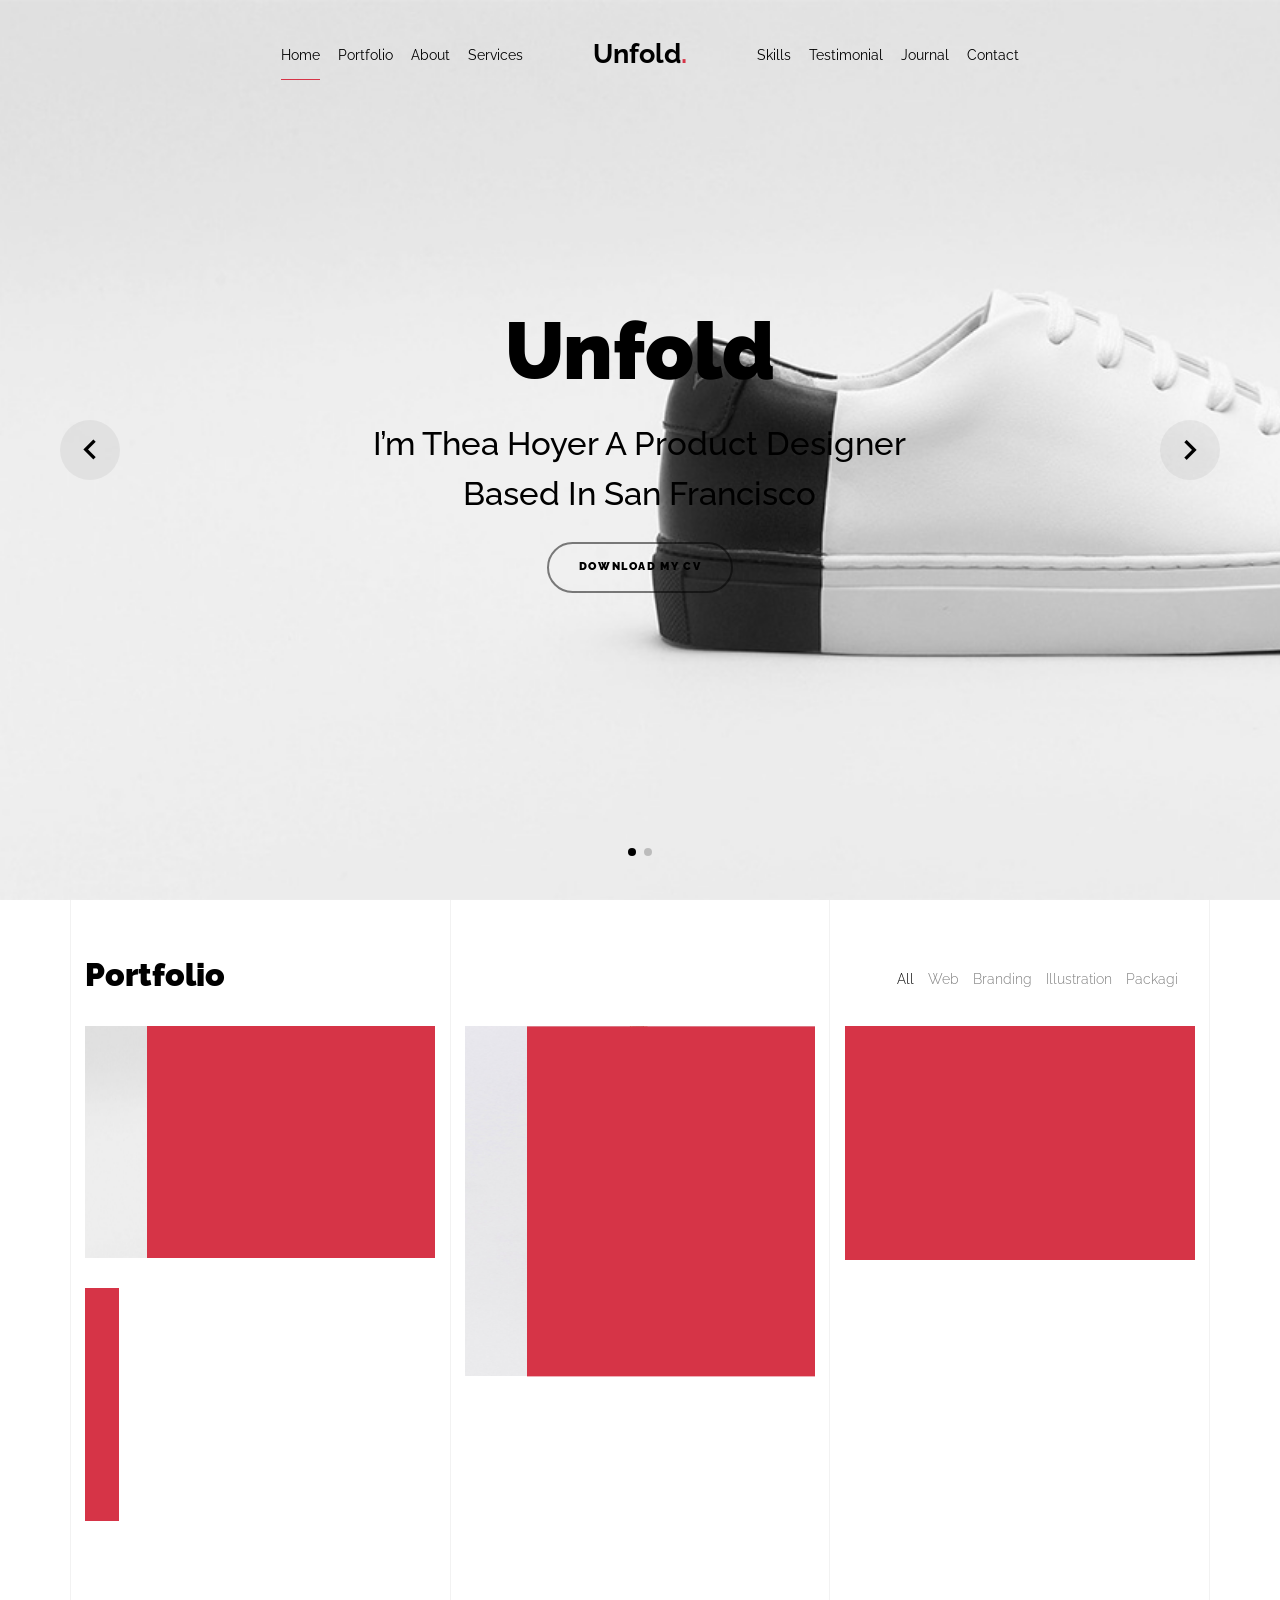
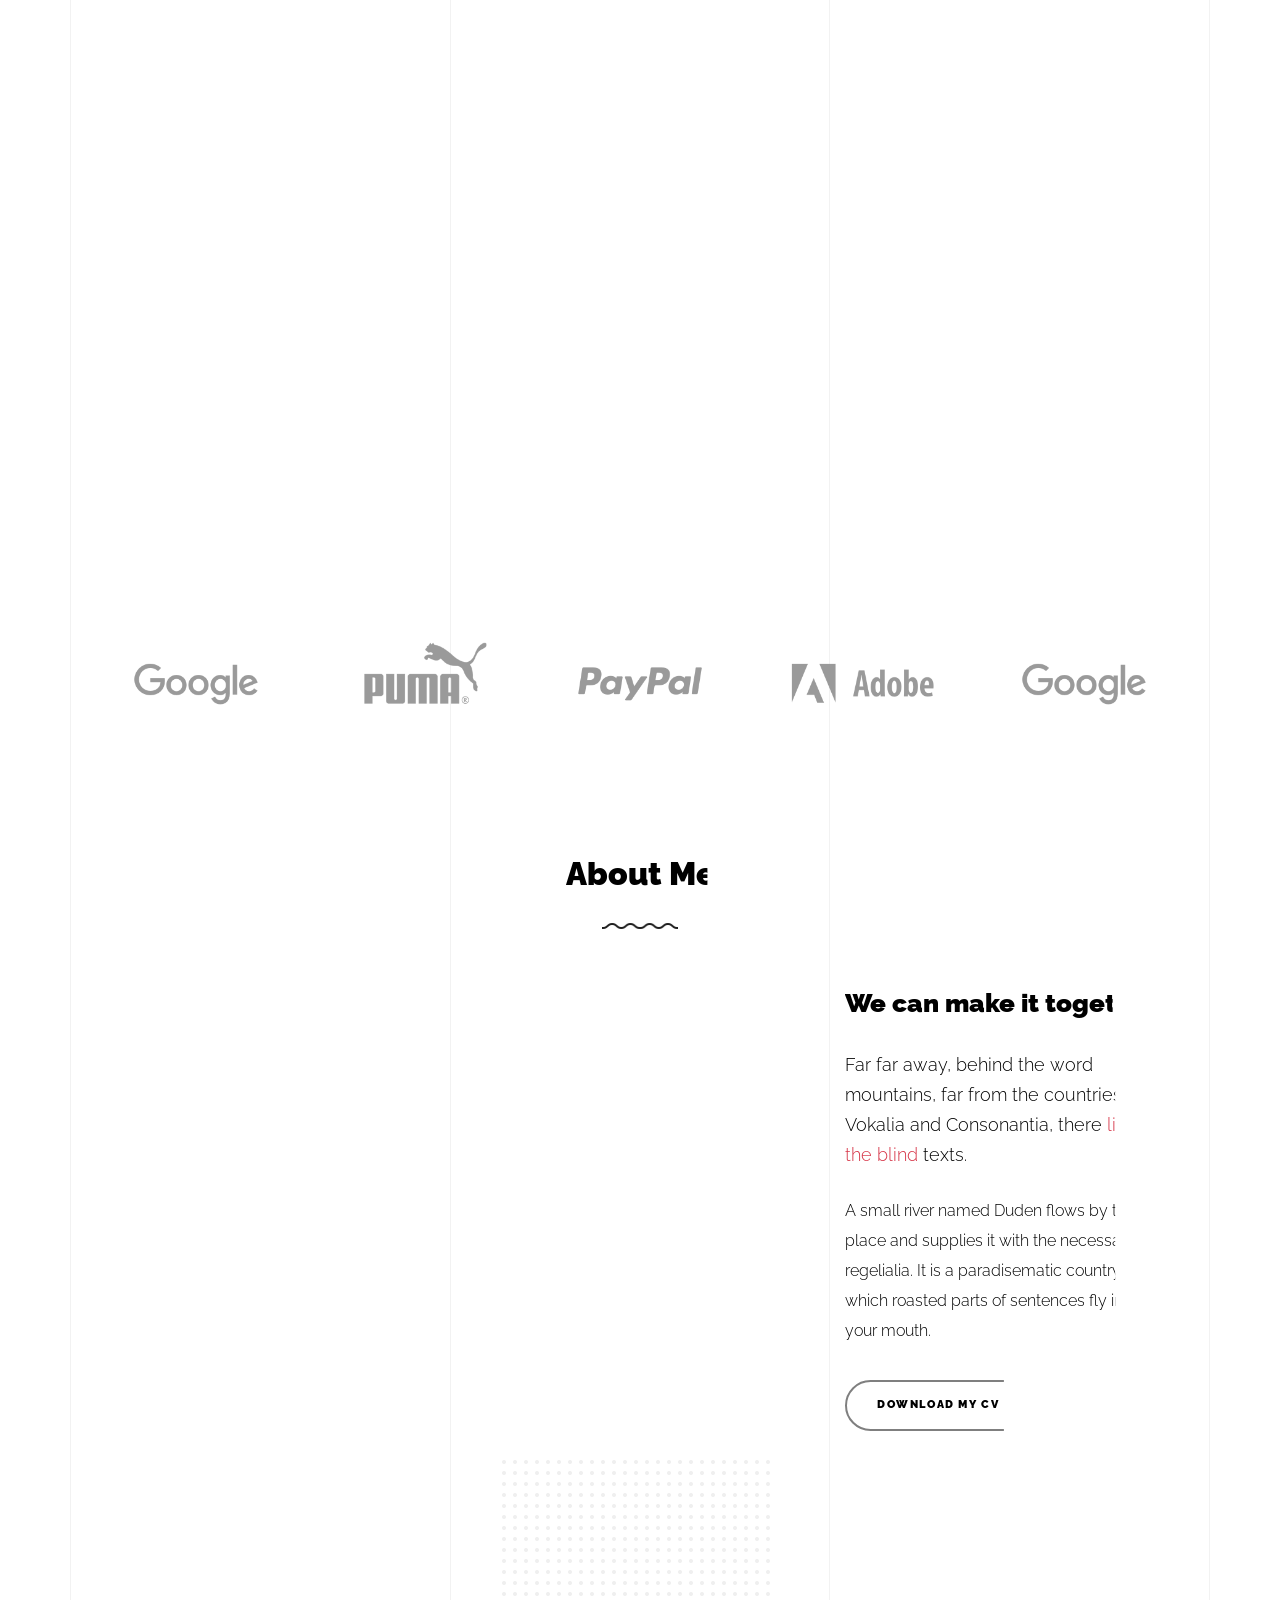
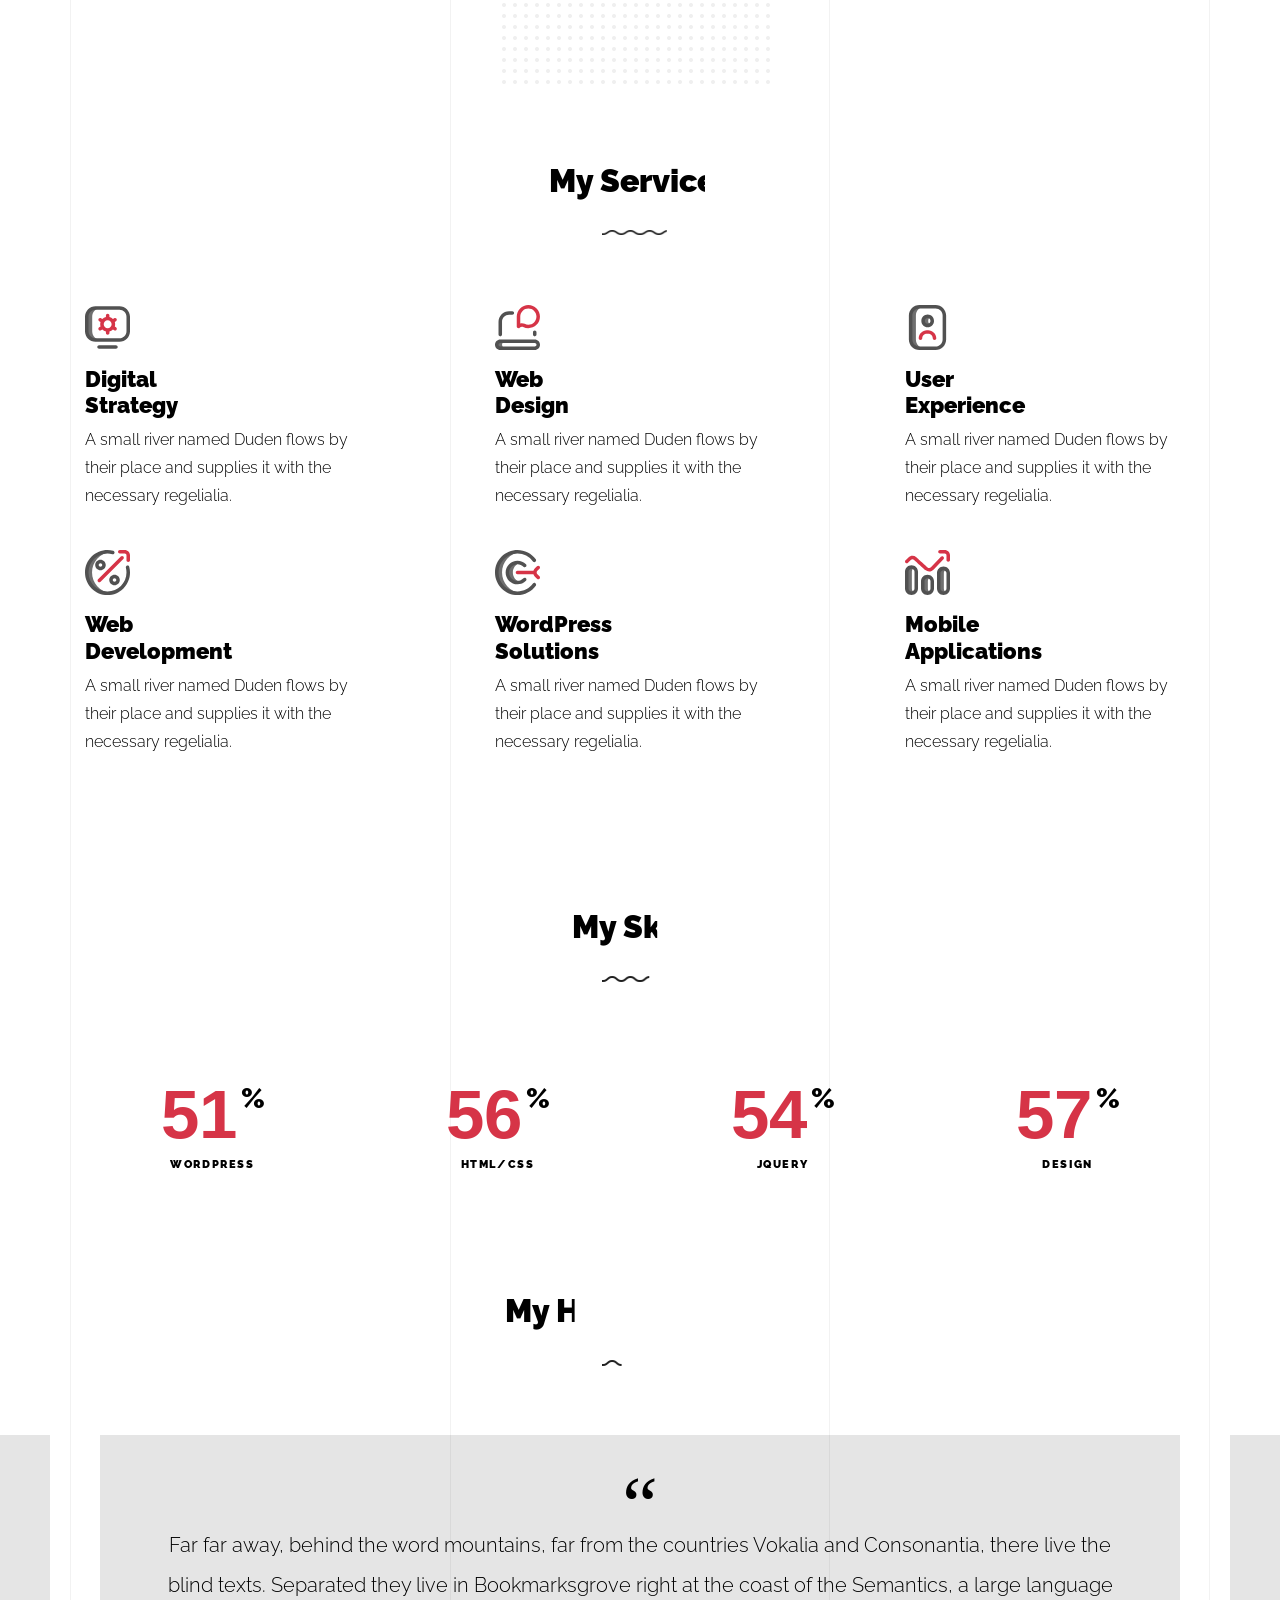
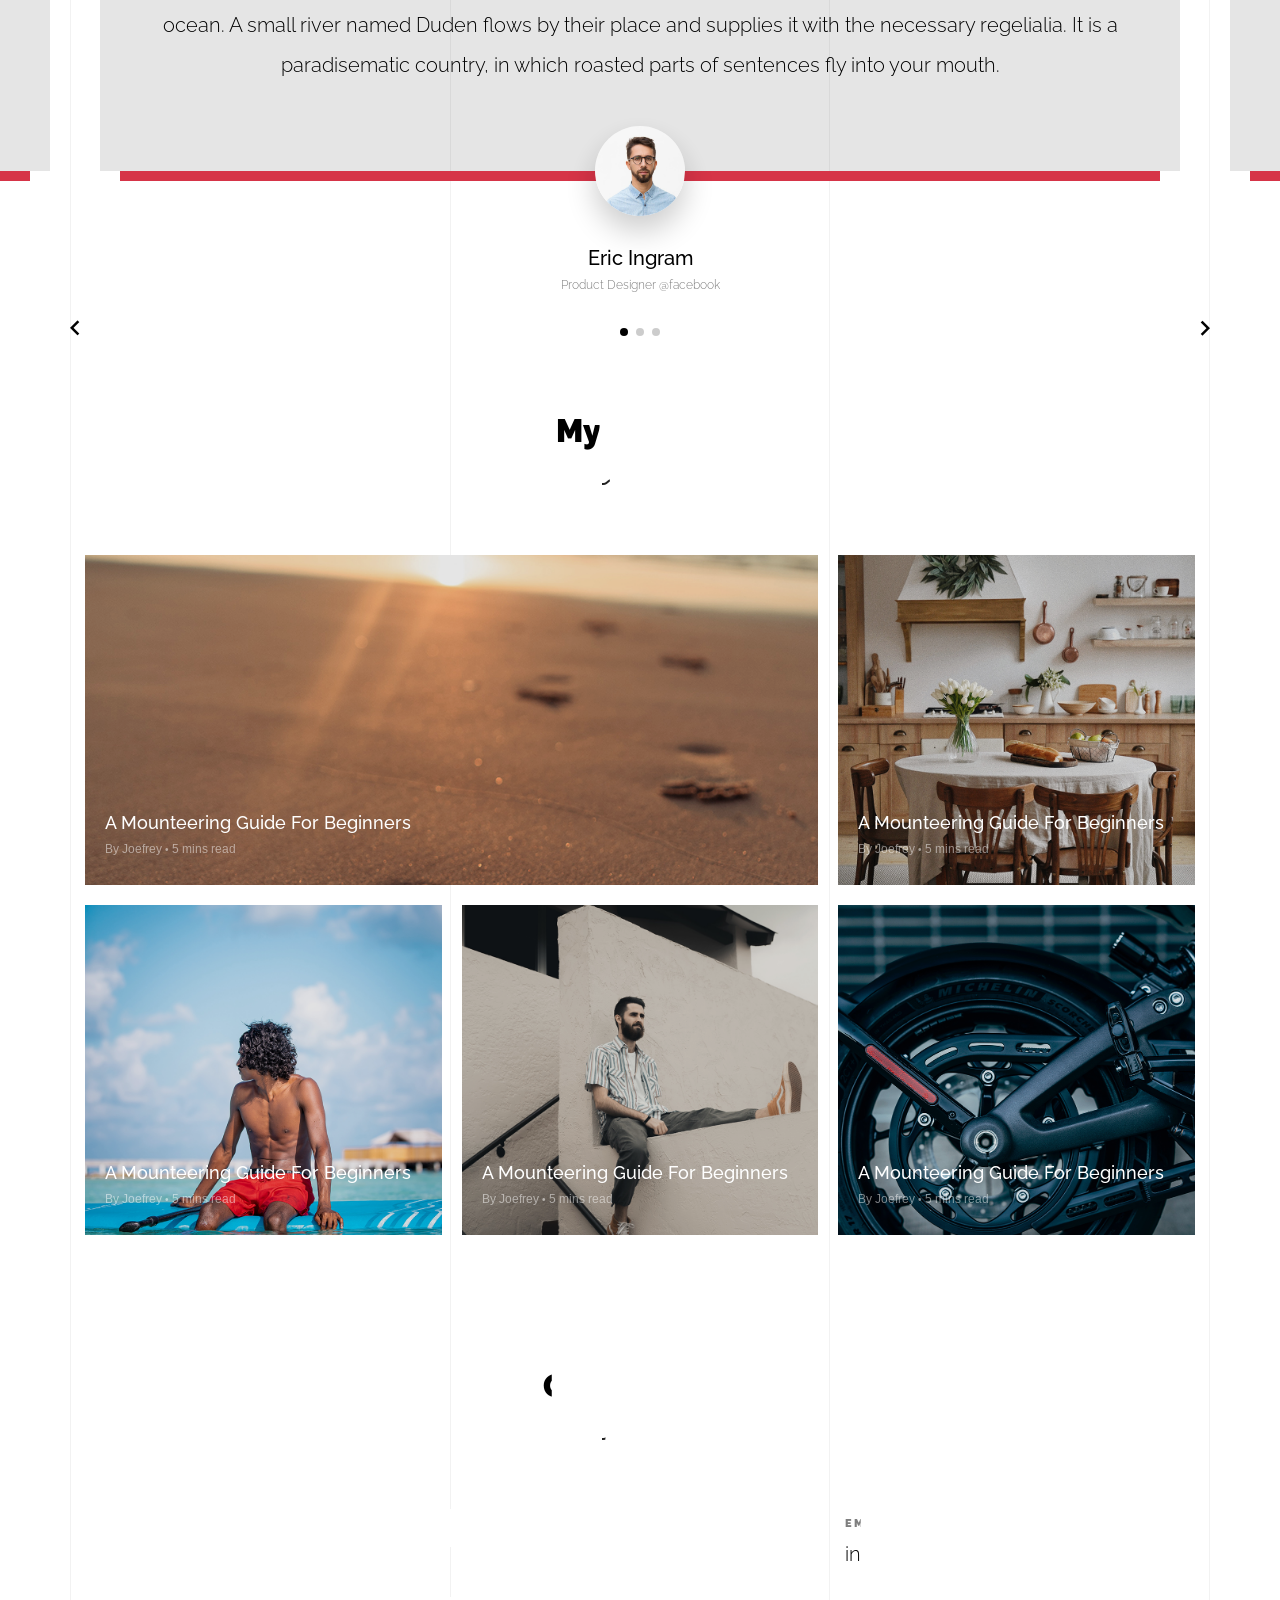
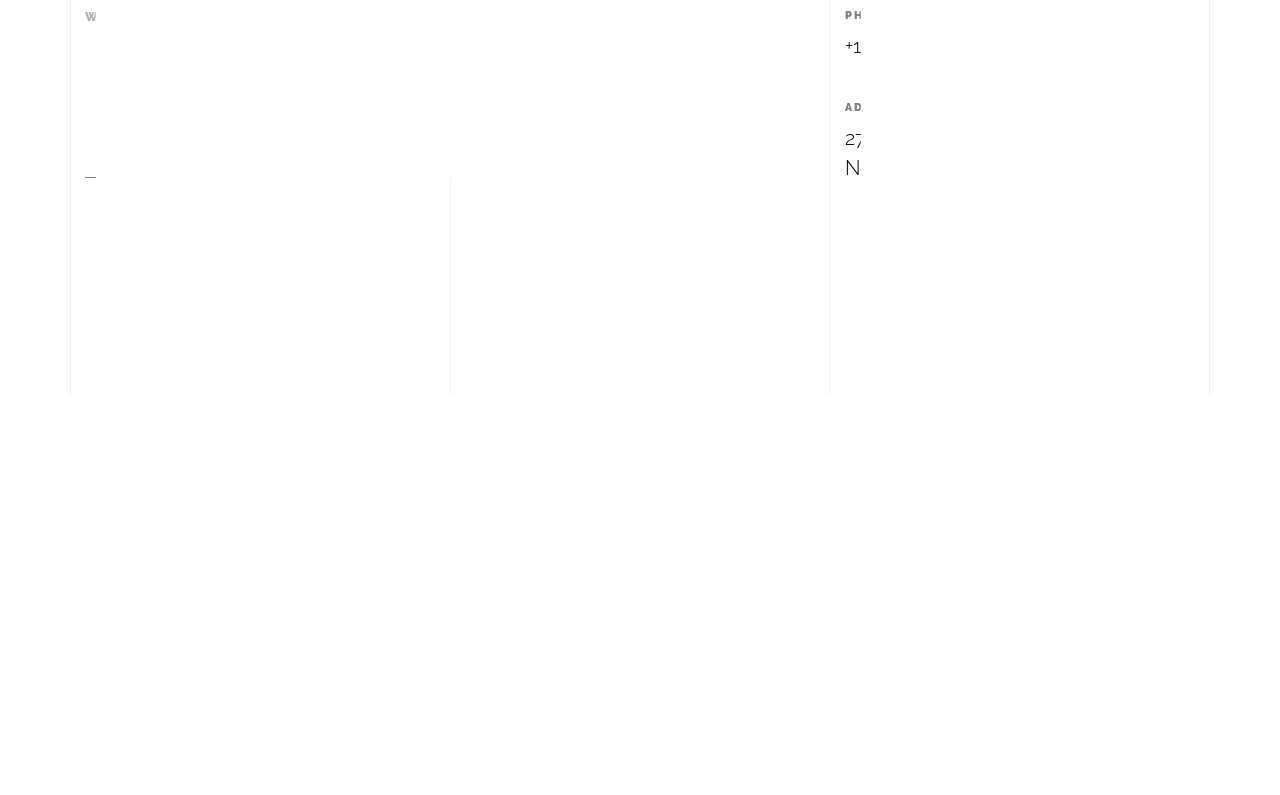
<file: light/index-hero-slider.html>
<!doctype html>
<html lang="en">
  <head>
    <title>Unfold &mdash; A onepage portfolio HTML template by Unslate.co</title>
    <meta charset="utf-8">
    <meta name="viewport" content="width=device-width, initial-scale=1, shrink-to-fit=no">

    <meta name="description" content="A onepage portfolio HTML template by Unslate.co">
    <meta name="keywords" content="html, css, javascript, jquery">
    <meta name="author" content="Unslate.co">

    <link rel="stylesheet" href="css/vendor/icomoon/style.css">
    <link rel="stylesheet" href="css/vendor/owl.carousel.min.css">
    <link rel="stylesheet" href="css/vendor/aos.css">
    <link rel="stylesheet" href="css/vendor/animate.min.css">
    <link rel="stylesheet" href="css/vendor/bootstrap.min.css">
    <link rel="stylesheet" href="css/vendor/jquery.fancybox.min.css">
    

    <!-- Theme Style -->
    <link rel="stylesheet" href="css/style.css">

  </head>
  <body data-spy="scroll" data-target=".site-nav-target" data-offset="200">

    <nav class="unslate_co--site-mobile-menu">
      <div class="close-wrap d-flex">
        <a href="#" class="d-flex ml-auto js-menu-toggle">
          <span class="close-label">Close</span>
          <div class="close-times">
            <span class="bar1"></span>
            <span class="bar2"></span>
          </div>
        </a>
      </div>
      <div class="site-mobile-inner"></div>
    </nav>


    <div class="unslate_co--site-wrap">

      <div class="unslate_co--site-inner">

        <div class="lines-wrap">
          <div class="lines-inner">
            <div class="lines"></div>
          </div>
        </div>
        <!-- END lines -->
      
      <nav class="unslate_co--site-nav dark site-nav-target">

        <div class="container">
        
          <div class="row align-items-center justify-content-between text-left">
            <div class="col-md-5 text-right">
              <ul class="site-nav-ul js-clone-nav text-left d-none d-lg-inline-block">
                <li class="has-children">
                  <a href="#home-section" class="nav-link">Home</a>
                  <ul class="dropdown">
                    <li>
                      <a href="index.html">Hero Image BG</a>
                    </li>
                    <li>
                      <a href="index-video.html">Video BG</a>
                    </li>
                    <li>
                      <a href="index-hero-slider.html">Hero Slider</a>
                    </li>
                    <li>
                      <a href="index-sidebar-menu.html">Sidebar Menu</a>
                    </li>
                    <li>
                      <a href="index-right-menu.html">Right Menu</a>
                    </li>
                  </ul>
                </li>
                <li><a href="#portfolio-section" class="nav-link">Portfolio</a></li>
                <li><a href="#about-section" class="nav-link">About</a></li>
                <li><a href="#services-section" class="nav-link">Services</a></li>
              </ul>
            </div>
            <div class="site-logo pos-absolute">
              <a href="index-hero-slider.html" class="unslate_co--site-logo">Unfold<span>.</span></a>
            </div>
            <div class="col-md-5 text-right text-lg-left">
              <ul class="site-nav-ul js-clone-nav text-left d-none d-lg-inline-block">
                <li><a href="#skills-section" class="nav-link">Skills</a></li>
                <li><a href="#testimonial-section" class="nav-link">Testimonial</a></li>
                <li><a href="#journal-section" class="nav-link">Journal</a></li>
                <li><a href="#contact-section" class="nav-link">Contact</a></li>
              </ul>

              <ul class="site-nav-ul-none-onepage text-right d-inline-block d-lg-none">
                <li><a href="#" class="js-menu-toggle">Menu</a></li>
              </ul>

            </div>
          </div>
        </div>

      </nav>
      <!-- END nav -->
      
      <div class="hero-slider-wrap">
        
        <div class="owl-carousel single-slider mb-0">
          
          <div class="cover-v1 jarallax" style="background-image: url('images/work_1_md.jpg');" id="home-section">
            <div class="container">
              <div class="row align-items-center">
                  
                <div class="col-md-7 mx-auto text-center">
                  <h1 class="heading gsap-reveal-hero">Unfold</h1>
                  <h2 class="subheading mb-4 gsap-reveal-hero">I’m Thea Hoyer A Product Designer Based In San Francisco</h2>
                  <p class="gsap-reveal-hero"><a href="#" class="btn btn-outline-pill btn-bg-white--hover btn-custom-light">Download my CV</a></p>
                </div>

              </div>
            </div>

          </div>
          <!-- END .cover-v1 -->


          <div class="cover-v1 jarallax" style="background-image: url('images/work_2_b_full.jpg');">
            <div class="container">
              <div class="row align-items-center">
                  
                <div class="col-md-12 mx-auto text-center">
                  <h1 class="heading gsap-reveal-hero">One Page Portfolio</h1>
                </div>

              </div>
            </div>

          </div>
          <!-- END .cover-v1 -->

        </div>
        <!-- END owl-carousel -->
        
      </div>

      <div class="unslate_co--section" id="portfolio-section">
        <div class="container">
          
          
          <div class="relative"><div class="loader-portfolio-wrap"><div class="loader-portfolio dark"></div></div> </div>
          <div id="portfolio-single-holder"></div>

          <div class="portfolio-wrapper">

            <div class="d-flex align-items-center mb-4 gsap-reveal gsap-reveal-filter">
              <h2 class="mr-auto heading-h2">Portfolio</h2>
              
              <a href="#" class="text-black js-filter d-inline-block d-lg-none">Filter</a>
              
              <div class="filter-wrap">
                <div class="filter ml-auto" id="filters">
                  <a href="#" class="active" data-filter="*">All</a>
                  <a href="#" data-filter=".web">Web</a>
                  <a href="#" data-filter=".branding">Branding</a>
                  <a href="#" data-filter=".illustration">Illustration</a>
                  <a href="#" data-filter=".packaging">Packaging</a>
                </div>
              </div>
            </div>


            
            <div id="posts" class="row gutter-isotope-item">
              <div class="item web branding col-sm-6 col-md-6 col-lg-4 isotope-mb-2">
                <a href="portfolio-single-1.html" class="portfolio-item ajax-load-page isotope-item gsap-reveal-img" data-id="1">
                    <div class="overlay">
                      <span class="wrap-icon icon-link2"></span>
                      <div class="portfolio-item-content">
                        <h3>Shoe Rebranding</h3>
                        <p>web, branding</p>
                      </div>
                    </div>
                    <img src="images/work_1_md.jpg" class="lazyload  img-fluid" alt="Images" />
                  </a>
              </div>
              <div class="item branding packaging illustration col-sm-6 col-md-6 col-lg-4 isotope-mb-2 ">
                <a href="portfolio-single-3.html" class="portfolio-item ajax-load-page item-portrait isotope-item gsap-reveal-img" data-id="3">
                    <div class="overlay">
                      <span class="wrap-icon icon-link2"></span>
                      <div class="portfolio-item-content">
                        <h3>Reworking</h3>
                        <p>branding, packaging, illustration</p>
                      </div>
                    </div>
                    <img src="images/work_2_md.jpg" class="lazyload  img-fluid" alt="Images" />
                  </a>
              </div>

              <div class="item branding packaging col-sm-6 col-md-6 col-lg-4 isotope-mb-2">
                <a href="portfolio-single-4.html" class="portfolio-item isotope-item ajax-load-page gsap-reveal-img" data-id="4">
                    <div class="overlay">
                      <span class="wrap-icon icon-link2"></span>
                      <div class="portfolio-item-content">
                        <h3>Modern Building</h3>
                        <p>branding, packaging</p>
                      </div>
                    </div>
                    <img src="images/work_3_md.jpg" class="lazyload  img-fluid" alt="Images" />
                  </a>
              </div>

              <div class="item web packaging col-sm-6 col-md-6 col-lg-4 isotope-mb-2">

                <a href="images/work_4_full.jpg" class="portfolio-item isotope-item gsap-reveal-img" data-fancybox="gallery" data-caption="Watch">
                    <div class="overlay">
                      <span class="wrap-icon icon-photo2"></span>
                      <div class="portfolio-item-content">
                        <h3>Watch</h3>
                        <p>web, packaging</p>
                      </div>
                    </div>
                    <img src="images/work_4_full.jpg" class="lazyload  img-fluid" alt="Images" />
                  </a>

              </div>

              <div class="item illustration packaging col-sm-6 col-md-6 col-lg-4 isotope-mb-2">
                <a href="images/work_5_md.jpg" class="portfolio-item isotope-item gsap-reveal-img" data-fancybox="gallery" data-caption="Shoe Rebranding">
                    <div class="overlay">
                      <span class="wrap-icon icon-photo2"></span>
                      <div class="portfolio-item-content">
                        <h3>Shoe Rebranding</h3>
                        <p>illustration, packaging</p>
                      </div>
                    </div>
                    <img src="images/work_5_md.jpg" class="lazyload  img-fluid" alt="Images" />
                  </a>
              </div>

              <div class="item web branding col-sm-6 col-md-6 col-lg-4 isotope-mb-2">
                <a href="portfolio-single-2.html" class="portfolio-item ajax-load-page item-portrait isotope-item gsap-reveal-img" data-id="2">
                    <div class="overlay">
                      <span class="wrap-icon icon-link2"></span>
                      <div class="portfolio-item-content">
                        <h3>Reshape</h3>
                        <p>web, branding</p>
                      </div>
                    </div>
                    <img src="images/work_6_md.jpg" class="lazyload  img-fluid" alt="Images" />
                  </a>
              </div>

              <div class="item branding packaging col-sm-6 col-md-6 col-lg-4 isotope-mb-2">
                <a href="images/work_7_a_md.jpg" class="portfolio-item item-portrait isotope-item gsap-reveal-img" data-fancybox="gallery" data-caption="Modern Building">
                    <div class="overlay">
                      <span class="wrap-icon icon-photo2"></span>
                      <div class="portfolio-item-content">
                        <h3>Modern Building</h3>
                        <p>branding, packaging</p>
                      </div>
                    </div>
                    <img src="images/work_7_a_md.jpg" class="lazyload  img-fluid" alt="Images" />
                  </a>
              </div>

              <div class="item web branding col-sm-6 col-md-6 col-lg-4 isotope-mb-2">
                <a href="https://www.youtube.com/watch?v=mwtbEGNABWU" class="portfolio-item isotope-item gsap-reveal-img" data-fancybox="gallery" data-caption="Showreel 2019">
                    <div class="overlay">
                      <span class="wrap-icon icon-play_circle_filled"></span>
                      <div class="portfolio-item-content">
                        <h3>Showreel 2019</h3>
                        <p>web, branding</p>
                      </div>
                    </div>
                    <img src="images/work_8_md.jpg" class="lazyload  img-fluid" alt="Images" />
                  </a>
              </div>

              <div class="item web illustration col-sm-6 col-md-6 col-lg-4 isotope-mb-2">
                <a href="images/work_9_a_md.jpg" class="portfolio-item isotope-item gsap-reveal-img" data-fancybox="gallery" data-caption="Render Packaging">
                    <div class="overlay">
                      <span class="wrap-icon icon-photo2"></span>
                      <div class="portfolio-item-content">
                        <h3>Render Packaging</h3>
                        <p>web, illustration</p>
                      </div>
                    </div>
                    <img src="images/work_9_a_md.jpg" class="lazyload  img-fluid" alt="Images" />
                  </a>
              </div>

            </div>
            
          </div>


        </div>
      </div>

      <div class="unslate_co--section">
        <div class="container">
          <div class="owl-carousel logo-slider">
            <div class="logo-v1 gsap-reveal">
              <img src="images/logo-google.png" alt="Image" class="img-fluid">
            </div>
            <div class="logo-v1 gsap-reveal">
              <img src="images/logo-puma.png" alt="Image" class="img-fluid">
            </div>
            <div class="logo-v1 gsap-reveal">
              <img src="images/logo-paypal.png" alt="Image" class="img-fluid">
            </div>
            <div class="logo-v1 gsap-reveal">
              <img src="images/logo-adobe.png" alt="Image" class="img-fluid">
            </div>
          </div>
        </div>
      </div>



      <div class="unslate_co--section" id="about-section">
        <div class="container">
          
          <div class="section-heading-wrap text-center mb-5">
            <h2 class="heading-h2 text-center divider"><span class="gsap-reveal">About Me</span></h2>
            <img src="images/divider.png" alt="divider" width="76">
          </div>
          

          <div class="row mt-5 justify-content-between">
            <div class="col-lg-7 mb-5 mb-lg-0" data-aos="fade-up">
              <figure class="dotted-bg gsap-reveal-img">
                <img src="images/about_me_pic.jpg" alt="Image" class="img-fluid">
              </figure>
            </div>
            <div class="col-lg-4 pr-lg-5">
              <h3 class="mb-4 heading-h3"><span class="gsap-reveal">We can make it together</span></h3>
              <p class="lead gsap-reveal">Far far away, behind the word mountains, far from the countries Vokalia and Consonantia, there <a href="#">live the blind</a> texts. </p>
              <p class="mb-4 gsap-reveal">A small river named Duden flows by their place and supplies it with the necessary regelialia. It is a paradisematic country, in which roasted parts of sentences fly into your mouth.</p>
              <p class="gsap-reveal"><a href="#" class="btn btn-outline-pill btn-custom-light">Download my CV</a></p>
            </div>
          </div>
        </div>
      </div>

      <div class="unslate_co--section" id="services-section">
        <div class="container">

          <div class="section-heading-wrap text-center mb-5">
            <h2 class="heading-h2 text-center divider"><span class="gsap-reveal">My Services</span></h2>
            <span class="gsap-reveal"><img src="images/divider.png" alt="divider" width="76"></span>
          </div>

          <div class="row gutter-v3">
            <div class="col-md-6 col-lg-4 mb-4">
              <div class="feature-v1" data-aos="fade-up" data-aos-delay="0">
                <div class="wrap-icon mb-3">
                  <img src="images/svg/001-options.svg" alt="Image" width="45">
                </div>
                <h3>Digital <br> Strategy</h3>
                <p>A small river named Duden flows by their place and supplies it with the necessary regelialia. </p>
              </div> 
            </div>
            <div class="col-md-6 col-lg-4 mb-4">
              <div class="feature-v1" data-aos="fade-up" data-aos-delay="100">
                <div class="wrap-icon mb-3">
                  <img src="images/svg/002-chat.svg" alt="Icon" width="45">
                </div>
                <h3>Web <br> Design</h3>
                <p>A small river named Duden flows by their place and supplies it with the necessary regelialia. </p>
              </div> 
            </div>
            <div class="col-md-6 col-lg-4 mb-4">
              <div class="feature-v1" data-aos="fade-up" data-aos-delay="200">
                <div class="wrap-icon mb-3">
                  <img src="images/svg/003-contact-book.svg" alt="Image" class="img-fluid" width="45">
                </div>
                <h3>User <br> Experience</h3>
                <p>A small river named Duden flows by their place and supplies it with the necessary regelialia. </p>
              </div> 
            </div>

            <div class="col-md-6 col-lg-4 mb-4">
              <div class="feature-v1" data-aos="fade-up" data-aos-delay="0">
                <div class="wrap-icon mb-3">
                  <img src="images/svg/004-percentage.svg" alt="Image" width="45">
                </div>
                <h3>Web <br> Development</h3>
                <p>A small river named Duden flows by their place and supplies it with the necessary regelialia. </p>
              </div> 
            </div>
            <div class="col-md-6 col-lg-4 mb-4">
              <div class="feature-v1" data-aos="fade-up" data-aos-delay="100">
                <div class="wrap-icon mb-3">
                  <img src="images/svg/006-goal.svg" alt="Image" width="45">
                </div>
                <h3>WordPress <br> Solutions</h3>
                <p>A small river named Duden flows by their place and supplies it with the necessary regelialia. </p>
              </div> 
            </div>
            <div class="col-md-6 col-lg-4 mb-4">
              <div class="feature-v1" data-aos="fade-up" data-aos-delay="200">
                <div class="wrap-icon mb-3">
                  <img src="images/svg/005-line-chart.svg" alt="Image" width="45">
                </div>
                <h3>Mobile <br> Applications</h3>
                <p>A small river named Duden flows by their place and supplies it with the necessary regelialia. </p>
              </div> 
            </div>

          </div>

        </div>
      </div>

      <div class="unslate_co--section section-counter" id="skills-section">
        <div class="container">
          <div class="section-heading-wrap text-center mb-5">
            <h2 class="heading-h2 text-center divider"><span class="gsap-reveal">My Skills</span></h2>
            <span class="gsap-reveal"><img src="images/divider.png" alt="divider" width="76"></span>
          </div>


          <div class="row pt-5">
            <div class="col-6 col-sm-6 mb-5 mb-lg-0 col-md-6 col-lg-3" data-aos="fade-up" data-aos-delay="0">
              <div class="counter-v1 text-center">
                <span class="number-wrap">
                  <span class="number number-counter" data-number="90">0</span>
                  <span class="append-text">%</span>
                </span>
                <span class="counter-label">WordPress</span>
              </div>
            </div>
            <div class="col-6 col-sm-6 mb-5 mb-lg-0 col-md-6 col-lg-3" data-aos="fade-up" data-aos-delay="100">
              <div class="counter-v1 text-center">
                <span class="number-wrap">
                  <span class="number number-counter" data-number="99">0</span>
                  <span class="append-text">%</span>
                </span>
                <span class="counter-label">HTML/CSS</span>
              </div>
            </div>
            <div class="col-6 col-sm-6 mb-5 mb-lg-0 col-md-6 col-lg-3" data-aos="fade-up" data-aos-delay="200">
              <div class="counter-v1 text-center">
                <span class="number-wrap">
                  <span class="number number-counter" data-number="95">0</span>
                  <span class="append-text">%</span>
                </span>
                <span class="counter-label">jQuery</span>
              </div>
            </div>
            <div class="col-6 col-sm-6 mb-5 mb-lg-0 col-md-6 col-lg-3" data-aos="fade-up" data-aos-delay="300">
              <div class="counter-v1 text-center">
                <span class="number-wrap">
                  <span class="number number-counter" data-number="100">0</span>
                  <span class="append-text">%</span>
                </span>
                <span class="counter-label">Design</span>
              </div>
            </div>
          </div>
        </div>
      </div>
      <!-- END .counter -->

      <div class="unslate_co--section" id="testimonial-section">
        <div class="container">
          <div class="section-heading-wrap text-center mb-5">
            <h2 class="heading-h2 text-center divider"><span class="gsap-reveal">My Happy Clients</span></h2>
            <span class="gsap-reveal"><img src="images/divider.png" alt="divider" width="76"></span>
          </div>
        </div>

        <div class="owl-carousel testimonial-slider">
          <div>
            <div class="testimonial-v1">
              <div class="testimonial-inner-bg">
                <span class="quote">&ldquo;</span>
                <blockquote>
                  Far far away, behind the word mountains, far from the countries Vokalia and Consonantia, there live the blind texts. Separated they live in Bookmarksgrove right at the coast of the Semantics, a large language ocean. A small river named Duden flows by their place and supplies it with the necessary regelialia. It is a paradisematic country, in which roasted parts of sentences fly into your mouth.
                </blockquote>
              </div>
              
              <div class="testimonial-author-info">
                <img src="images/person_man_1.jpg" alt="Image">
                <h3>Eric Ingram</h3>
                <span class="d-block position">Product Designer @facebook</span>
              </div>

            </div>
          </div>
          <div>
            <div class="testimonial-v1">
              <div class="testimonial-inner-bg">
                <span class="quote">&ldquo;</span>
                <blockquote>
                  Far far away, behind the word mountains, far from the countries Vokalia and Consonantia, there live the blind texts. Separated they live in Bookmarksgrove right at the coast of the Semantics, a large language ocean. A small river named Duden flows by their place and supplies it with the necessary regelialia. It is a paradisematic country, in which roasted parts of sentences fly into your mouth.
                </blockquote>
              </div>
              
              <div class="testimonial-author-info">
                <img src="images/person_man_2.jpg" alt="Image">
                <h3>Ryan Mullins</h3>
                <span class="d-block position">Product Designer @Shopify</span>
              </div>

            </div>
          </div>
          <div>
            <div class="testimonial-v1">
              <div class="testimonial-inner-bg">
                <span class="quote">&ldquo;</span>
                <blockquote>
                  Far far away, behind the word mountains, far from the countries Vokalia and Consonantia, there live the blind texts. Separated they live in Bookmarksgrove right at the coast of the Semantics, a large language ocean. A small river named Duden flows by their place and supplies it with the necessary regelialia. It is a paradisematic country, in which roasted parts of sentences fly into your mouth.
                </blockquote>
              </div>
              
              <div class="testimonial-author-info">
                <img src="images/person_woman_1.jpg" alt="Image">
                <h3>Erica Miller</h3>
                <span class="d-block position">Product Designer @Twitter</span>
              </div>

            </div>
          </div>
        </div>

      </div>
      <!-- END testimonial -->

      <div class="unslate_co--section" id="journal-section">
        <div class="container">
          <div class="section-heading-wrap text-center mb-5">
            <h2 class="heading-h2 text-center divider"><span class="gsap-reveal">My Journal</span></h2>
            <span class="gsap-reveal"><img src="images/divider.png" alt="divider" width="76"></span>
          </div>

          
          <div class="row gutter-v4 align-items-stretch">
            <div class="col-sm-6 col-md-6 col-lg-8 blog-post-entry" data-aos="fade-up" data-aos-delay="0">

              <a href="blog-single.html" class="grid-item blog-item w-100 h-100">
                <div class="overlay">
                  <div class="portfolio-item-content">
                    <h3>A Mounteering Guide For Beginners</h3>
                    <p class="post-meta">By Joefrey <span class="small">&bullet;</span> 5 mins read</p>
                  </div>
                </div>
                <img src="images/post_1.jpg" class="lazyload" alt="Image" />
              </a>


            </div>
            <div class="col-sm-6 col-md-6 col-lg-4 blog-post-entry" data-aos="fade-up" data-aos-delay="100">
              <a href="blog-single.html" class="grid-item blog-item w-100 h-100">
                <div class="overlay">
                  <div class="portfolio-item-content">
                    <h3>A Mounteering Guide For Beginners</h3>
                    <p class="post-meta">By Joefrey <span class="small">&bullet;</span> 5 mins read</p>
                  </div>
                </div>
                <img src="images/post_2.jpg" class="lazyload" alt="Image" />
              </a>
            </div>


            <div class="col-sm-6 col-md-6 col-lg-4 blog-post-entry" data-aos="fade-up" data-aos-delay="0">

              <a href="blog-single.html" class="grid-item blog-item w-100 h-100">
                <div class="overlay">
                  <div class="portfolio-item-content">
                    <h3>A Mounteering Guide For Beginners</h3>
                    <p class="post-meta">By Joefrey <span class="small">&bullet;</span> 5 mins read</p>
                  </div>
                </div>
                <img src="images/post_3.jpg" class="lazyload" alt="Image" />
              </a>


            </div>
            <div class="col-sm-6 col-md-6 col-lg-4 blog-post-entry" data-aos="fade-up" data-aos-delay="100">
              <a href="blog-single.html" class="grid-item blog-item w-100 h-100">
                <div class="overlay">
                  <div class="portfolio-item-content">
                    <h3>A Mounteering Guide For Beginners</h3>
                    <p class="post-meta">By Joefrey <span class="small">&bullet;</span> 5 mins read</p>
                  </div>
                </div>
                <img src="images/post_4.jpg" class="lazyload" alt="Image" />
              </a>
            </div>

            <div class="col-sm-6 col-md-6 col-lg-4 blog-post-entry" data-aos="fade-up" data-aos-delay="200">
              <a href="blog-single.html" class="grid-item blog-item w-100 h-100">
                <div class="overlay">
                  <div class="portfolio-item-content">
                    <h3>A Mounteering Guide For Beginners</h3>
                    <p class="post-meta">By Joefrey <span class="small">&bullet;</span> 5 mins read</p>
                  </div>
                </div>
                <img src="images/post_5.jpg" class="lazyload" alt="Image" />
              </a>
            </div>


          </div>

        </div>
      </div>
      <!-- END blog posts -->


      <div class="unslate_co--section" id="contact-section">
        <div class="container">
          <div class="section-heading-wrap text-center mb-5">
            <h2 class="heading-h2 text-center divider"><span class="gsap-reveal">Get In Touch</span></h2>
            <span class="gsap-reveal"><img src="images/divider.png" alt="divider" width="76"></span>
          </div>


          <div class="row justify-content-between">
            
            <div class="col-md-6">
              <form method="post" class="form-outline-style-v1" id="contactForm">
                <div class="form-group row mb-0">

                  <div class="col-lg-6 form-group gsap-reveal">
                    <label for="name">Name</label>
                    <input name="name" type="text" class="form-control" id="name">
                  </div>
                  <div class="col-lg-6 form-group gsap-reveal">
                    <label for="email">Email</label>
                    <input name="email" type="email" class="form-control" id="email">
                  </div>
                  <div class="col-lg-12 form-group gsap-reveal">
                    <label for="message">Write your message...</label>
                    <textarea name="message" id="message" cols="30" rows="7" class="form-control"></textarea>
                  </div>
                </div>
                <div class="form-group row gsap-reveal">
                    <div class="col-md-12 d-flex align-items-center">
                      <input type="submit" class="btn btn-outline-pill btn-custom-light mr-3" value="Send Message">
                      <span class="submitting"></span>
                    </div>
                  </div>
              </form>
              <div id="form-message-warning" class="mt-4"></div> 
              <div id="form-message-success">
                Your message was sent, thank you!
              </div>

            </div>

            <div class="col-md-4">
              <div class="contact-info-v1">
                <div class="gsap-reveal d-block">
                  <span class="d-block contact-info-label">Email</span>
                  <a href="#" class="contact-info-val">info@unslate.co</a>
                </div>
                <div class="gsap-reveal d-block">
                  <span class="d-block contact-info-label">Phone</span>
                  <a href="#" class="contact-info-val">+12 345 6789 012</a>
                </div>
                <div class="gsap-reveal d-block">
                  <span class="d-block contact-info-label">Address</span>
                  <address class="contact-info-val">273 South Riverview Rd. <br> New York, NY 10011</address>
                </div>
              </div>
            </div>

          </div>
        </div>
      </div>
      </div> 

      <footer class="unslate_co--footer unslate_co--section">
        <div class="container">
          <div class="row justify-content-center">
            <div class="col-md-7">
              
              <div class="footer-site-logo"><a href="#">Unfold<span>.</span></a></div>

              <ul class="footer-site-social">
                <li><a href="#">Facebook</a></li>
                <li><a href="#">Twitter</a></li>
                <li><a href="#">Instagram</a></li>
                <li><a href="#">Dribbble</a></li>
                <li><a href="#">Behance</a></li>
              </ul>

              <p class="site-copyright">
                <small>&copy; 2020 <a href="#">Unfold</a>. All Rights Reserved. Design with <span class="icon-heart text-danger"></span> by <a href="#">Unslate.co</a>.</small>
              </p>

            </div>
          </div>
        </div>
      </footer>

      
    </div>

    <!-- Loader -->
    <div id="unslate_co--overlayer"></div>
    <div class="site-loader-wrap">
      <div class="site-loader dark"></div>
    </div>

    <script src="js/scripts-dist.js"></script>
    <script src="js/main.js"></script>

    <!-- Global site tag (gtag.js) - Google Analytics -->
<script async src="https://www.googletagmanager.com/gtag/js?id=UA-157808202-1"></script>
<script>
  window.dataLayer = window.dataLayer || [];
  function gtag(){dataLayer.push(arguments);}
  gtag('js', new Date());

  gtag('config', 'UA-157808202-1');
</script>

  </body>
</html>
</file>
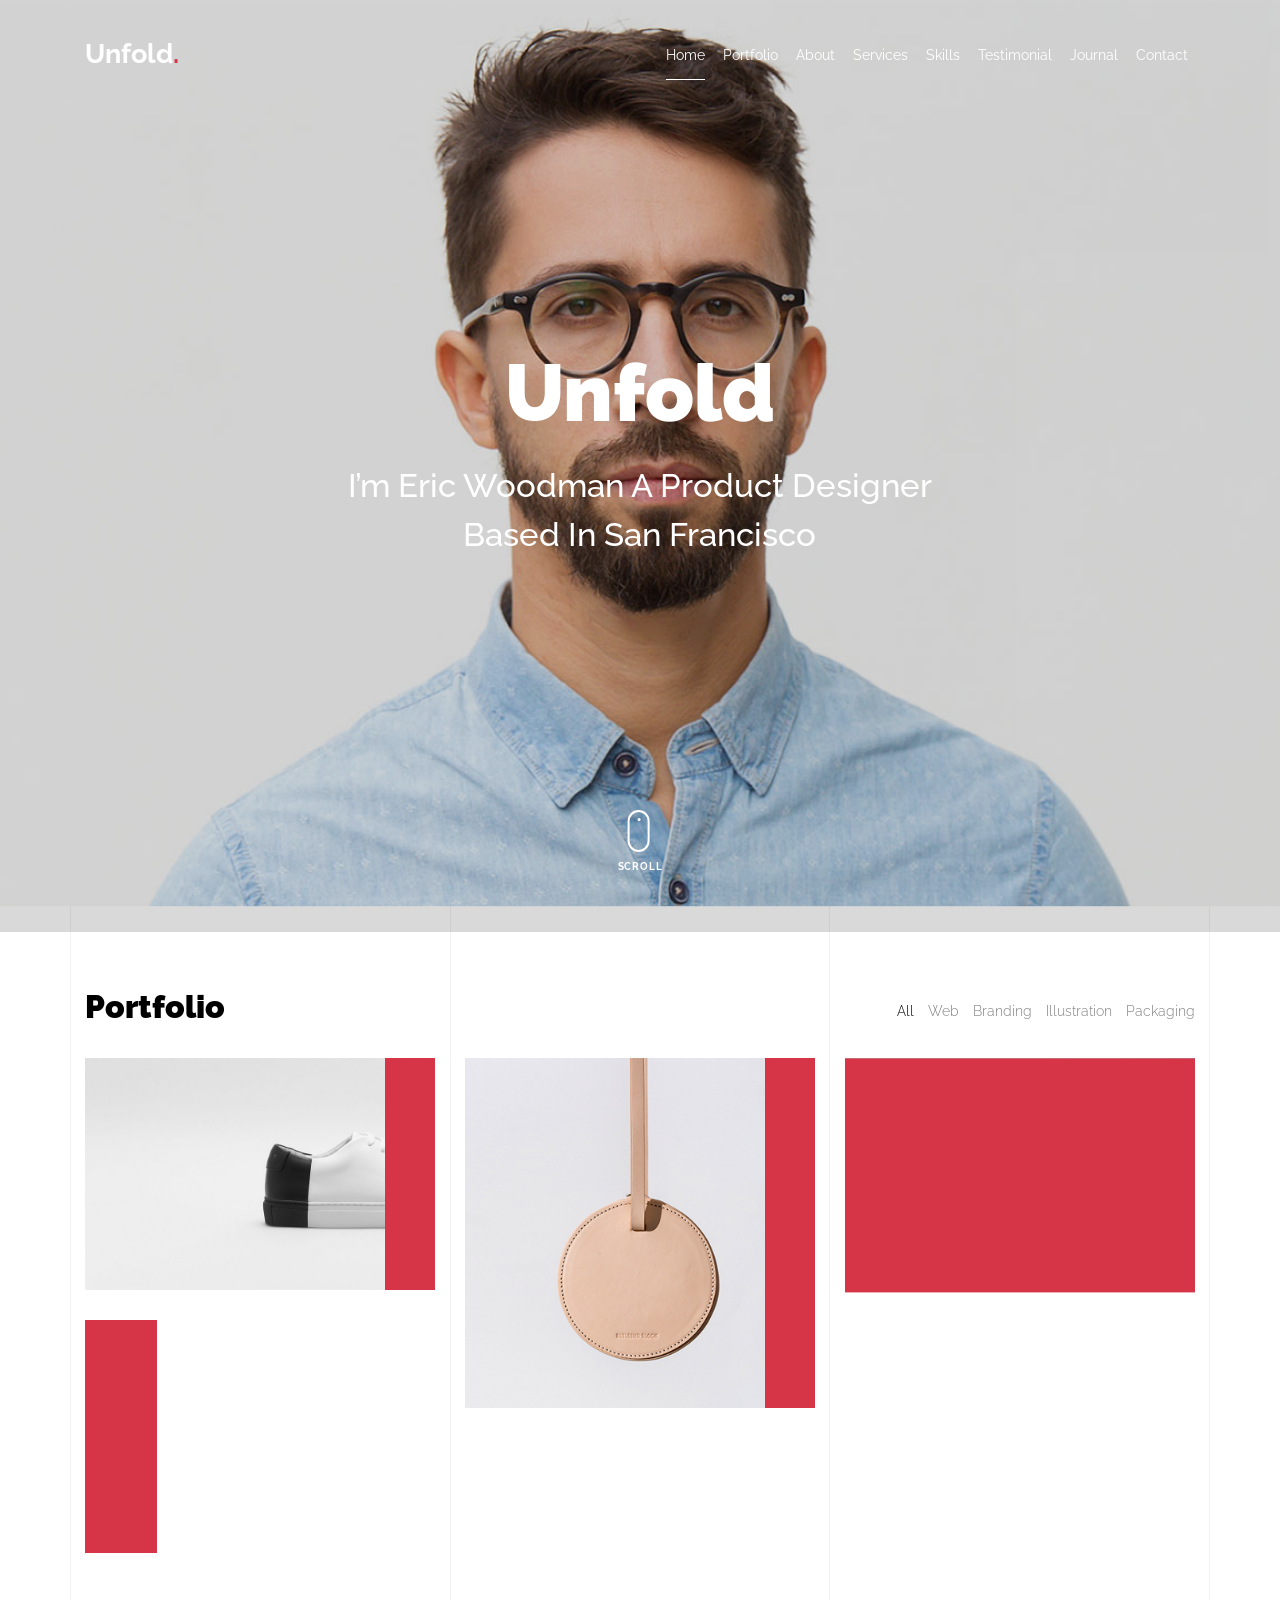
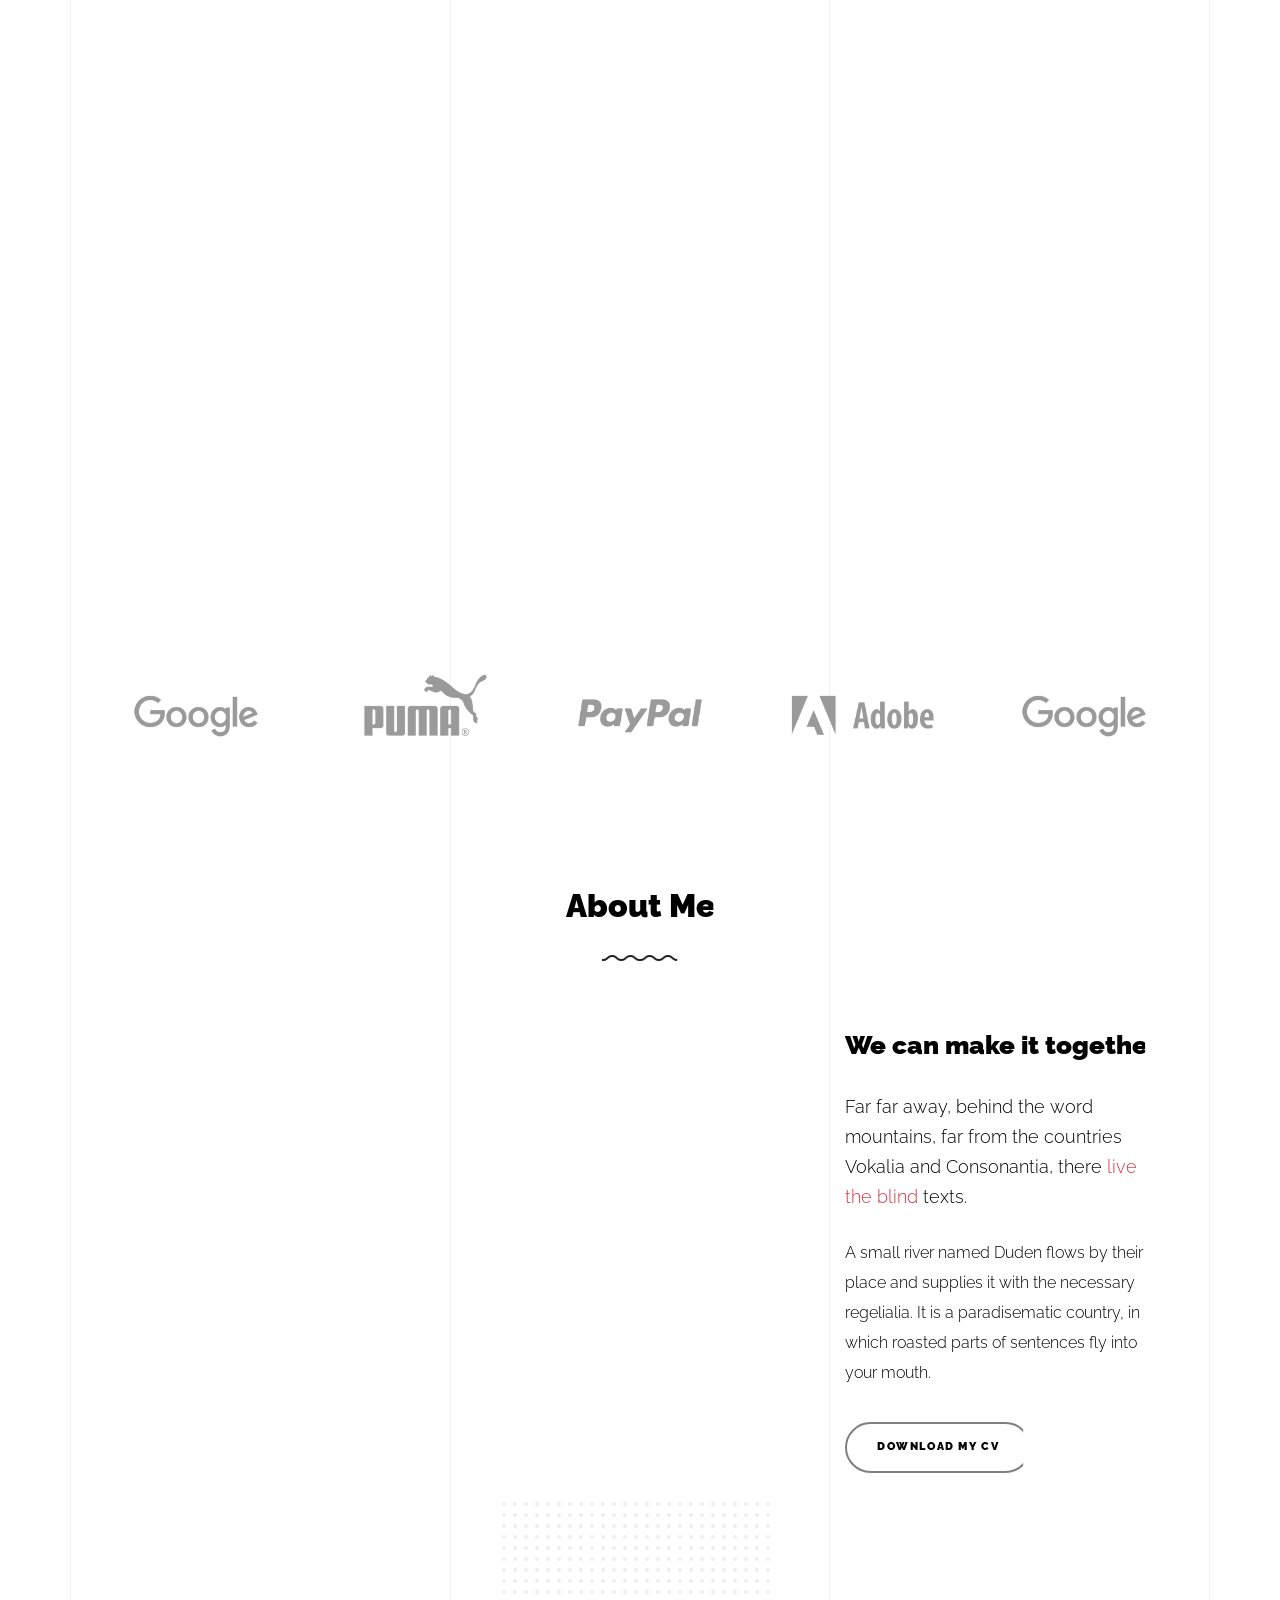
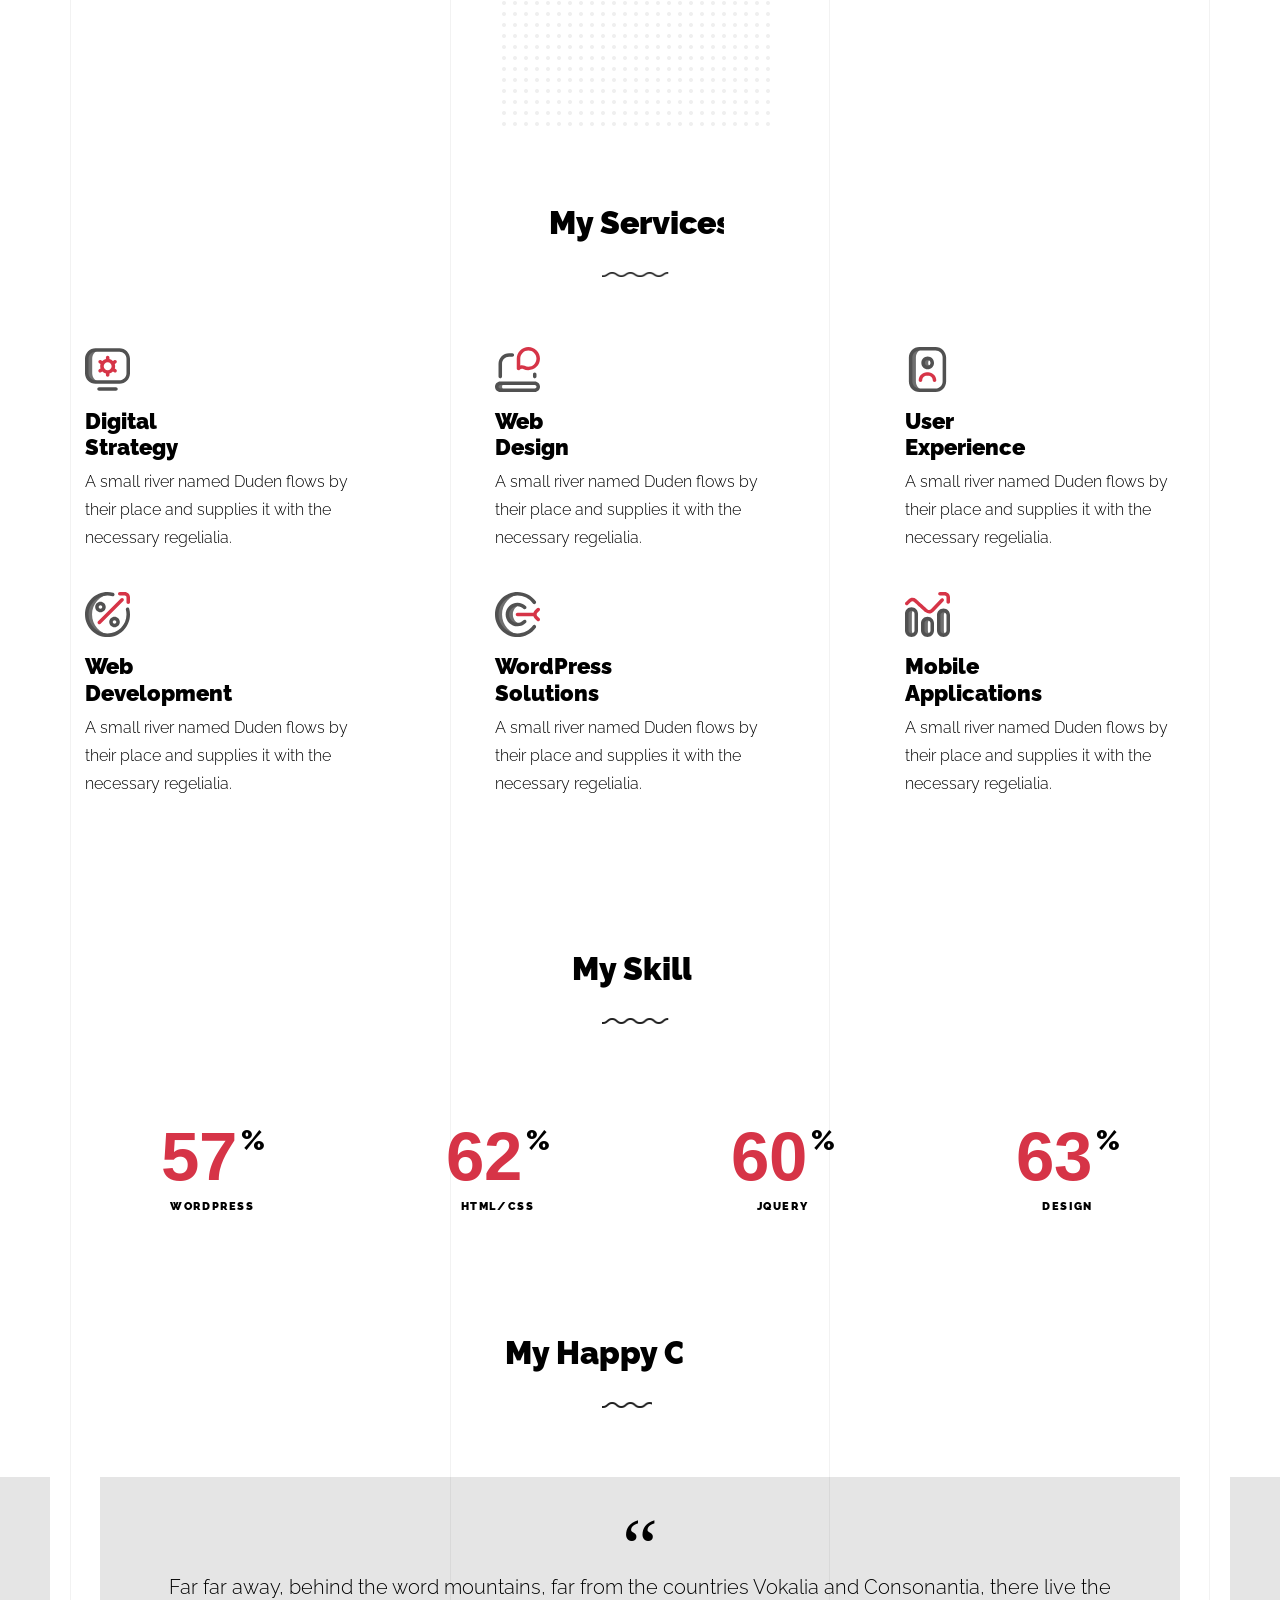
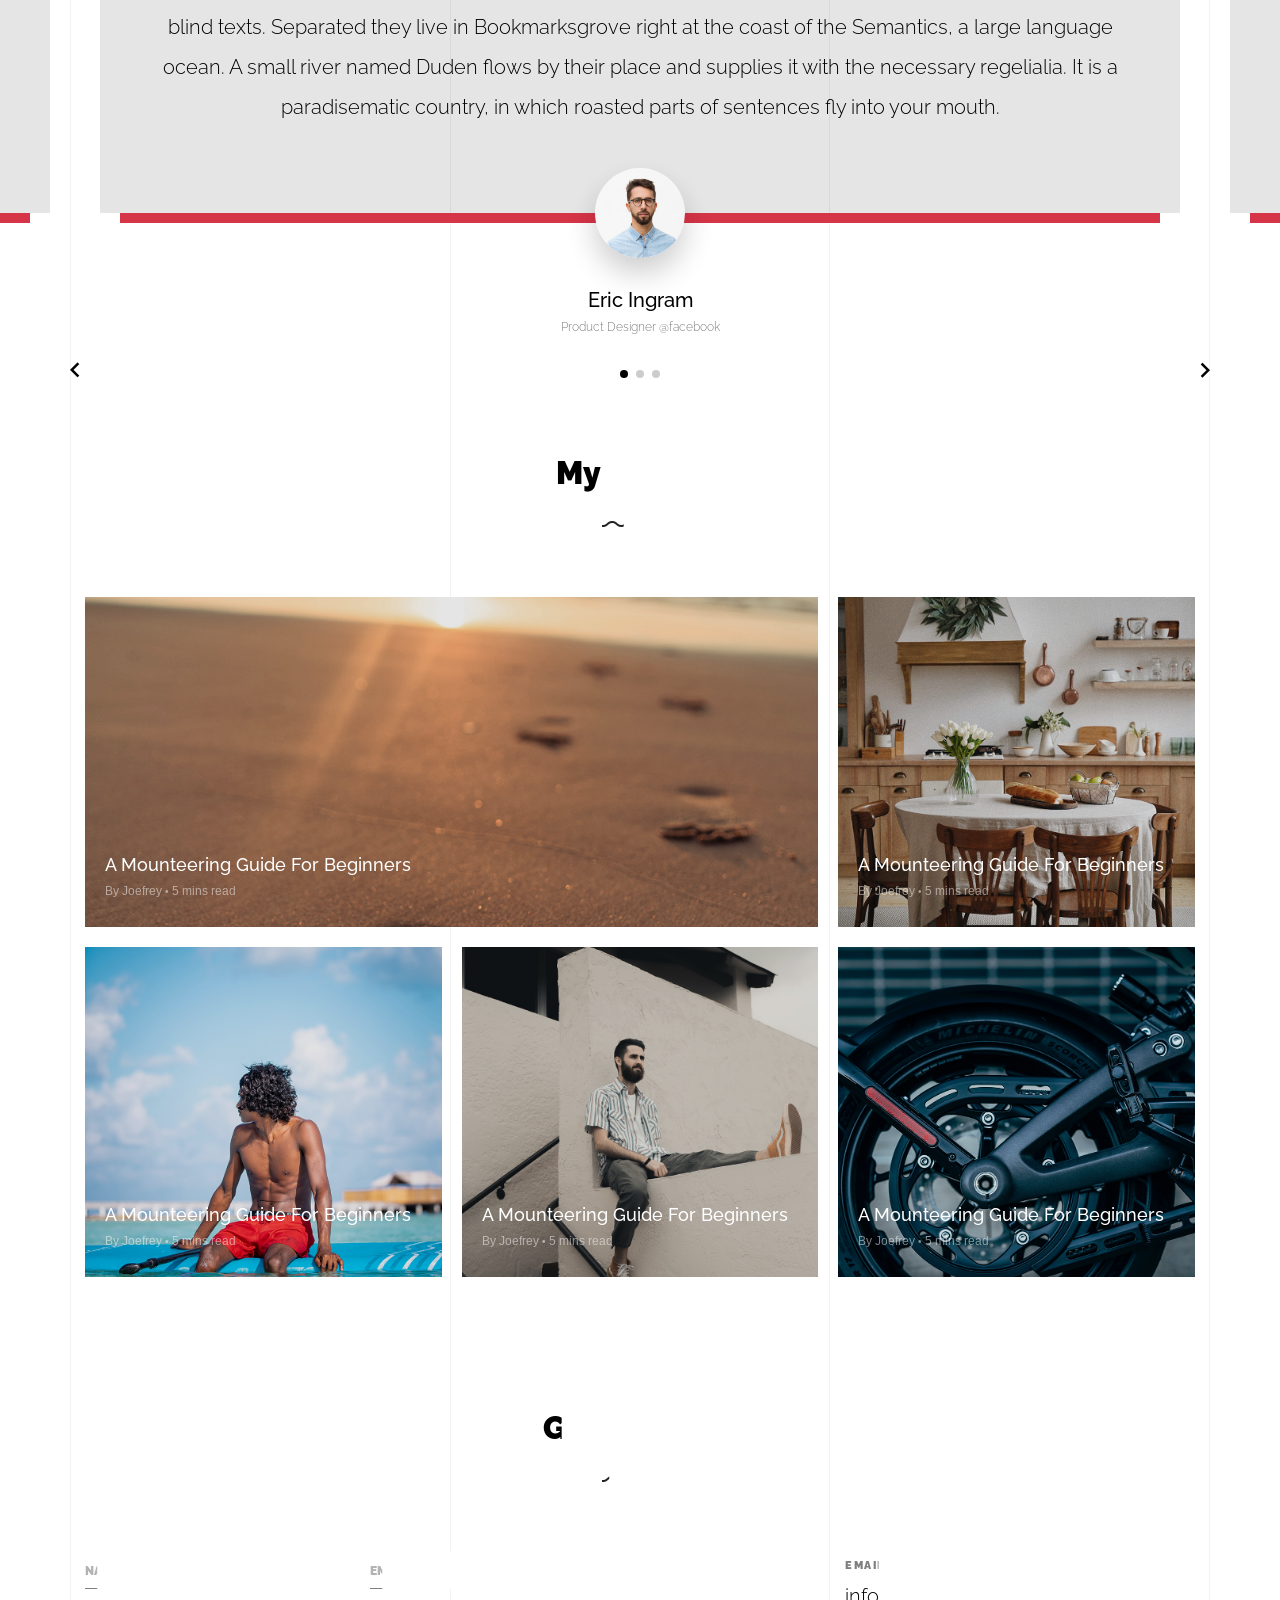
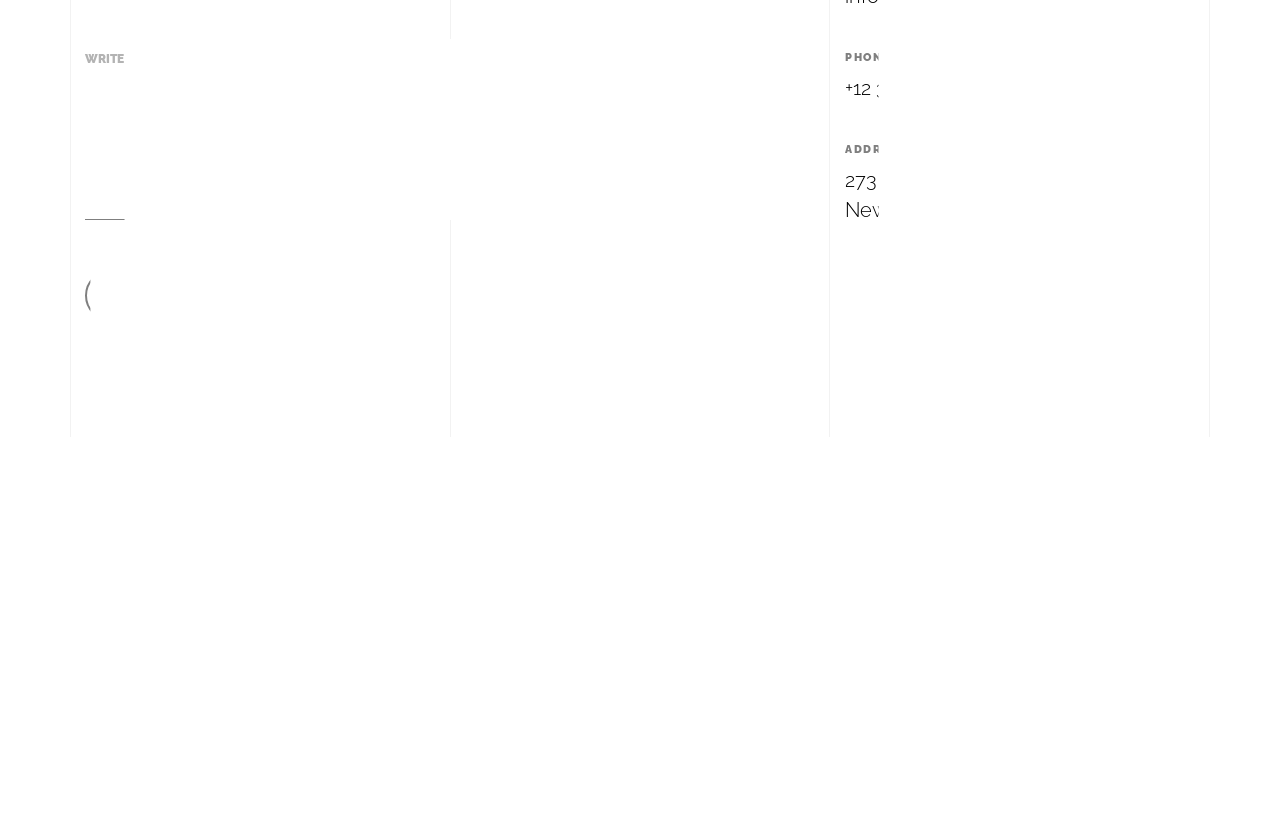
<file: light/index-right-menu.html>
<!doctype html>
<html lang="en">
  <head>
    <title>Unfold &mdash; A onepage portfolio HTML template by Unslate.co</title>
    <meta charset="utf-8">
    <meta name="viewport" content="width=device-width, initial-scale=1, shrink-to-fit=no">

    <meta name="description" content="A onepage portfolio HTML template by Unslate.co">
    <meta name="keywords" content="html, css, javascript, jquery">
    <meta name="author" content="Unslate.co">

    <link rel="stylesheet" href="css/vendor/icomoon/style.css">
    <link rel="stylesheet" href="css/vendor/owl.carousel.min.css">
    <link rel="stylesheet" href="css/vendor/aos.css">
    <link rel="stylesheet" href="css/vendor/animate.min.css">
    <link rel="stylesheet" href="css/vendor/bootstrap.min.css">
    <link rel="stylesheet" href="css/vendor/jquery.fancybox.min.css">
    

    <!-- Theme Style -->
    <link rel="stylesheet" href="css/style.css">

  </head>
  <body data-spy="scroll" data-target=".site-nav-target" data-offset="200">

    <nav class="unslate_co--site-mobile-menu">
      <div class="close-wrap d-flex">
        <a href="#" class="d-flex ml-auto js-menu-toggle">
          <span class="close-label">Close</span>
          <div class="close-times">
            <span class="bar1"></span>
            <span class="bar2"></span>
          </div>
        </a>
      </div>
      <div class="site-mobile-inner"></div>
    </nav>


    <div class="unslate_co--site-wrap">

      <div class="unslate_co--site-inner">

        <div class="lines-wrap">
          <div class="lines-inner">
            <div class="lines"></div>
          </div>
        </div>
        <!-- END lines -->
      
      <nav class="unslate_co--site-nav site-nav-target">

        <div class="container">
        
          <div class="row align-items-center justify-content-between text-left">

            <div class="col-3">
              <div class="site-logo">
                <a href="index-right-menu.html" class="unslate_co--site-logo">Unfold<span>.</span></a>
              </div>
            </div>
            <div class="col text-right">
              <ul class="site-nav-ul js-clone-nav text-left d-none d-lg-inline-block">
                <li class="has-children">
                  <a href="#home-section" class="nav-link">Home</a>
                  <ul class="dropdown">
                    <li>
                      <a href="index.html">Hero Image BG</a>
                    </li>
                    <li>
                      <a href="index-video.html">Video BG</a>
                    </li>
                    <li>
                      <a href="index-hero-slider.html">Hero Slider</a>
                    </li>
                    <li>
                      <a href="index-sidebar-menu.html">Sidebar Menu</a>
                    </li>
                    <li>
                      <a href="index-right-menu.html">Right Menu</a>
                    </li>
                  </ul>
                </li>
                <li><a href="#portfolio-section" class="nav-link">Portfolio</a></li>
                <li><a href="#about-section" class="nav-link">About</a></li>
                <li><a href="#services-section" class="nav-link">Services</a></li>
                <li><a href="#skills-section" class="nav-link">Skills</a></li>
                <li><a href="#testimonial-section" class="nav-link">Testimonial</a></li>
                <li><a href="#journal-section" class="nav-link">Journal</a></li>
                <li><a href="#contact-section" class="nav-link">Contact</a></li>
              </ul>

              <ul class="site-nav-ul-none-onepage text-right d-inline-block d-lg-none">
                <li><a href="#" class="js-menu-toggle">Menu</a></li>
              </ul>
            </div>
            
          </div>
        </div>

      </nav>
      <!-- END nav -->

      <div class="cover-v1 jarallax overlay" style="background-image: url('images/cover_bg_1.jpg');" id="home-section">
        <div class="container">
          <div class="row align-items-center">
              
            <div class="col-md-7 mx-auto text-center">
              <h1 class="heading gsap-reveal-hero text-white">Unfold</h1>
              <h2 class="subheading gsap-reveal-hero text-white">I’m Eric Woodman A Product Designer Based In San Francisco</h2>
            </div>

          </div>
        </div>


        <!-- dov -->
        <a href="#portfolio-section" class="mouse-wrap smoothscroll">
          <span class="mouse">
            <span class="scroll"></span>
          </span>
          <span class="mouse-label">Scroll</span>
        </a>

      </div>
      <!-- END .cover-v1 -->

      <div class="unslate_co--section" id="portfolio-section">
        <div class="container">
          
          
          <div class="relative"><div class="loader-portfolio-wrap"><div class="loader-portfolio dark"></div></div> </div>
          <div id="portfolio-single-holder"></div>

          <div class="portfolio-wrapper">

            <div class="d-flex align-items-center mb-4 gsap-reveal gsap-reveal-filter">
              <h2 class="mr-auto heading-h2">Portfolio</h2>
              
              <a href="#" class="text-black js-filter d-inline-block d-lg-none">Filter</a>
              
              <div class="filter-wrap">
                <div class="filter ml-auto" id="filters">
                  <a href="#" class="active" data-filter="*">All</a>
                  <a href="#" data-filter=".web">Web</a>
                  <a href="#" data-filter=".branding">Branding</a>
                  <a href="#" data-filter=".illustration">Illustration</a>
                  <a href="#" data-filter=".packaging">Packaging</a>
                </div>
              </div>
            </div>


            
            <div id="posts" class="row gutter-isotope-item">
              <div class="item web branding col-sm-6 col-md-6 col-lg-4 isotope-mb-2">
                <a href="portfolio-single-1.html" class="portfolio-item ajax-load-page isotope-item gsap-reveal-img" data-id="1">
                    <div class="overlay">
                      <span class="wrap-icon icon-link2"></span>
                      <div class="portfolio-item-content">
                        <h3>Shoe Rebranding</h3>
                        <p>web, branding</p>
                      </div>
                    </div>
                    <img src="images/work_1_md.jpg" class="lazyload  img-fluid" alt="Images" />
                  </a>
              </div>
              <div class="item branding packaging illustration col-sm-6 col-md-6 col-lg-4 isotope-mb-2 ">
                <a href="portfolio-single-3.html" class="portfolio-item ajax-load-page item-portrait isotope-item gsap-reveal-img" data-id="3">
                    <div class="overlay">
                      <span class="wrap-icon icon-link2"></span>
                      <div class="portfolio-item-content">
                        <h3>Reworking</h3>
                        <p>branding, packaging, illustration</p>
                      </div>
                    </div>
                    <img src="images/work_2_md.jpg" class="lazyload  img-fluid" alt="Images" />
                  </a>
              </div>

              <div class="item branding packaging col-sm-6 col-md-6 col-lg-4 isotope-mb-2">
                <a href="portfolio-single-4.html" class="portfolio-item isotope-item ajax-load-page gsap-reveal-img" data-id="4">
                    <div class="overlay">
                      <span class="wrap-icon icon-link2"></span>
                      <div class="portfolio-item-content">
                        <h3>Modern Building</h3>
                        <p>branding, packaging</p>
                      </div>
                    </div>
                    <img src="images/work_3_md.jpg" class="lazyload  img-fluid" alt="Images" />
                  </a>
              </div>

              <div class="item web packaging col-sm-6 col-md-6 col-lg-4 isotope-mb-2">

                <a href="images/work_4_full.jpg" class="portfolio-item isotope-item gsap-reveal-img" data-fancybox="gallery" data-caption="Watch">
                    <div class="overlay">
                      <span class="wrap-icon icon-photo2"></span>
                      <div class="portfolio-item-content">
                        <h3>Watch</h3>
                        <p>web, packaging</p>
                      </div>
                    </div>
                    <img src="images/work_4_full.jpg" class="lazyload  img-fluid" alt="Images" />
                  </a>

              </div>

              <div class="item illustration packaging col-sm-6 col-md-6 col-lg-4 isotope-mb-2">
                <a href="images/work_5_md.jpg" class="portfolio-item isotope-item gsap-reveal-img" data-fancybox="gallery" data-caption="Shoe Rebranding">
                    <div class="overlay">
                      <span class="wrap-icon icon-photo2"></span>
                      <div class="portfolio-item-content">
                        <h3>Shoe Rebranding</h3>
                        <p>illustration, packaging</p>
                      </div>
                    </div>
                    <img src="images/work_5_md.jpg" class="lazyload  img-fluid" alt="Images" />
                  </a>
              </div>

              <div class="item web branding col-sm-6 col-md-6 col-lg-4 isotope-mb-2">
                <a href="portfolio-single-2.html" class="portfolio-item ajax-load-page item-portrait isotope-item gsap-reveal-img" data-id="2">
                    <div class="overlay">
                      <span class="wrap-icon icon-link2"></span>
                      <div class="portfolio-item-content">
                        <h3>Reshape</h3>
                        <p>web, branding</p>
                      </div>
                    </div>
                    <img src="images/work_6_md.jpg" class="lazyload  img-fluid" alt="Images" />
                  </a>
              </div>

              <div class="item branding packaging col-sm-6 col-md-6 col-lg-4 isotope-mb-2">
                <a href="images/work_7_a_md.jpg" class="portfolio-item item-portrait isotope-item gsap-reveal-img" data-fancybox="gallery" data-caption="Modern Building">
                    <div class="overlay">
                      <span class="wrap-icon icon-photo2"></span>
                      <div class="portfolio-item-content">
                        <h3>Modern Building</h3>
                        <p>branding, packaging</p>
                      </div>
                    </div>
                    <img src="images/work_7_a_md.jpg" class="lazyload  img-fluid" alt="Images" />
                  </a>
              </div>

              <div class="item web branding col-sm-6 col-md-6 col-lg-4 isotope-mb-2">
                <a href="https://www.youtube.com/watch?v=mwtbEGNABWU" class="portfolio-item isotope-item gsap-reveal-img" data-fancybox="gallery" data-caption="Showreel 2019">
                    <div class="overlay">
                      <span class="wrap-icon icon-play_circle_filled"></span>
                      <div class="portfolio-item-content">
                        <h3>Showreel 2019</h3>
                        <p>web, branding</p>
                      </div>
                    </div>
                    <img src="images/work_8_md.jpg" class="lazyload  img-fluid" alt="Images" />
                  </a>
              </div>

              <div class="item web illustration col-sm-6 col-md-6 col-lg-4 isotope-mb-2">
                <a href="images/work_9_a_md.jpg" class="portfolio-item isotope-item gsap-reveal-img" data-fancybox="gallery" data-caption="Render Packaging">
                    <div class="overlay">
                      <span class="wrap-icon icon-photo2"></span>
                      <div class="portfolio-item-content">
                        <h3>Render Packaging</h3>
                        <p>web, illustration</p>
                      </div>
                    </div>
                    <img src="images/work_9_a_md.jpg" class="lazyload  img-fluid" alt="Images" />
                  </a>
              </div>

            </div>
            
          </div>


        </div>
      </div>


      <div class="unslate_co--section">
        <div class="container">
          <div class="owl-carousel logo-slider">
            <div class="logo-v1 gsap-reveal">
              <img src="images/logo-google.png" alt="Image" class="img-fluid">
            </div>
            <div class="logo-v1 gsap-reveal">
              <img src="images/logo-puma.png" alt="Image" class="img-fluid">
            </div>
            <div class="logo-v1 gsap-reveal">
              <img src="images/logo-paypal.png" alt="Image" class="img-fluid">
            </div>
            <div class="logo-v1 gsap-reveal">
              <img src="images/logo-adobe.png" alt="Image" class="img-fluid">
            </div>
          </div>
        </div>
      </div>



      <div class="unslate_co--section" id="about-section">
        <div class="container">
          
          <div class="section-heading-wrap text-center mb-5">
            <h2 class="heading-h2 text-center divider"><span class="gsap-reveal">About Me</span></h2>
            <span class="gsap-reveal"><img src="images/divider.png" alt="divider" width="76"></span>
          </div>
          

          <div class="row mt-5 justify-content-between">
            <div class="col-lg-7 mb-5 mb-lg-0" data-aos="fade-up">
              <figure class="dotted-bg gsap-reveal-img">
                <img src="images/about_me_pic.jpg" alt="Image" class="img-fluid">
              </figure>
            </div>
            <div class="col-lg-4 pr-lg-5">
              <h3 class="mb-4 heading-h3"><span class="gsap-reveal">We can make it together</span></h3>
              <p class="lead gsap-reveal">Far far away, behind the word mountains, far from the countries Vokalia and Consonantia, there <a href="#">live the blind</a> texts. </p>
              <p class="mb-4 gsap-reveal">A small river named Duden flows by their place and supplies it with the necessary regelialia. It is a paradisematic country, in which roasted parts of sentences fly into your mouth.</p>
              <p class="gsap-reveal"><a href="#" class="btn btn-outline-pill btn-custom-light">Download my CV</a></p>
            </div>
          </div>
        </div>
      </div>

      <div class="unslate_co--section" id="services-section">
        <div class="container">

          <div class="section-heading-wrap text-center mb-5">
            <h2 class="heading-h2 text-center divider"><span class="gsap-reveal">My Services</span></h2>
            <span class="gsap-reveal"><img src="images/divider.png" alt="divider" width="76"></span>
          </div>

          <div class="row gutter-v3">
            <div class="col-md-6 col-lg-4 mb-4">
              <div class="feature-v1" data-aos="fade-up" data-aos-delay="0">
                <div class="wrap-icon mb-3">
                  <img src="images/svg/001-options.svg" alt="Image" width="45">
                </div>
                <h3>Digital <br> Strategy</h3>
                <p>A small river named Duden flows by their place and supplies it with the necessary regelialia. </p>
              </div> 
            </div>
            <div class="col-md-6 col-lg-4 mb-4">
              <div class="feature-v1" data-aos="fade-up" data-aos-delay="100">
                <div class="wrap-icon mb-3">
                  <img src="images/svg/002-chat.svg" alt="Icon" width="45">
                </div>
                <h3>Web <br> Design</h3>
                <p>A small river named Duden flows by their place and supplies it with the necessary regelialia. </p>
              </div> 
            </div>
            <div class="col-md-6 col-lg-4 mb-4">
              <div class="feature-v1" data-aos="fade-up" data-aos-delay="200">
                <div class="wrap-icon mb-3">
                  <img src="images/svg/003-contact-book.svg" alt="Image" class="img-fluid" width="45">
                </div>
                <h3>User <br> Experience</h3>
                <p>A small river named Duden flows by their place and supplies it with the necessary regelialia. </p>
              </div> 
            </div>

            <div class="col-md-6 col-lg-4 mb-4">
              <div class="feature-v1" data-aos="fade-up" data-aos-delay="0">
                <div class="wrap-icon mb-3">
                  <img src="images/svg/004-percentage.svg" alt="Image" width="45">
                </div>
                <h3>Web <br> Development</h3>
                <p>A small river named Duden flows by their place and supplies it with the necessary regelialia. </p>
              </div> 
            </div>
            <div class="col-md-6 col-lg-4 mb-4">
              <div class="feature-v1" data-aos="fade-up" data-aos-delay="100">
                <div class="wrap-icon mb-3">
                  <img src="images/svg/006-goal.svg" alt="Image" width="45">
                </div>
                <h3>WordPress <br> Solutions</h3>
                <p>A small river named Duden flows by their place and supplies it with the necessary regelialia. </p>
              </div> 
            </div>
            <div class="col-md-6 col-lg-4 mb-4">
              <div class="feature-v1" data-aos="fade-up" data-aos-delay="200">
                <div class="wrap-icon mb-3">
                  <img src="images/svg/005-line-chart.svg" alt="Image" width="45">
                </div>
                <h3>Mobile <br> Applications</h3>
                <p>A small river named Duden flows by their place and supplies it with the necessary regelialia. </p>
              </div> 
            </div>

          </div>

        </div>
      </div>

      <div class="unslate_co--section section-counter" id="skills-section">
        <div class="container">
          <div class="section-heading-wrap text-center mb-5">
            <h2 class="heading-h2 text-center divider"><span class="gsap-reveal">My Skills</span></h2>
            <span class="gsap-reveal"><img src="images/divider.png" alt="divider" width="76"></span>
          </div>


          <div class="row pt-5">
            <div class="col-6 col-sm-6 mb-5 mb-lg-0 col-md-6 col-lg-3" data-aos="fade-up" data-aos-delay="0">
              <div class="counter-v1 text-center">
                <span class="number-wrap">
                  <span class="number number-counter" data-number="90">0</span>
                  <span class="append-text">%</span>
                </span>
                <span class="counter-label">WordPress</span>
              </div>
            </div>
            <div class="col-6 col-sm-6 mb-5 mb-lg-0 col-md-6 col-lg-3" data-aos="fade-up" data-aos-delay="100">
              <div class="counter-v1 text-center">
                <span class="number-wrap">
                  <span class="number number-counter" data-number="99">0</span>
                  <span class="append-text">%</span>
                </span>
                <span class="counter-label">HTML/CSS</span>
              </div>
            </div>
            <div class="col-6 col-sm-6 mb-5 mb-lg-0 col-md-6 col-lg-3" data-aos="fade-up" data-aos-delay="200">
              <div class="counter-v1 text-center">
                <span class="number-wrap">
                  <span class="number number-counter" data-number="95">0</span>
                  <span class="append-text">%</span>
                </span>
                <span class="counter-label">jQuery</span>
              </div>
            </div>
            <div class="col-6 col-sm-6 mb-5 mb-lg-0 col-md-6 col-lg-3" data-aos="fade-up" data-aos-delay="300">
              <div class="counter-v1 text-center">
                <span class="number-wrap">
                  <span class="number number-counter" data-number="100">0</span>
                  <span class="append-text">%</span>
                </span>
                <span class="counter-label">Design</span>
              </div>
            </div>
          </div>
        </div>
      </div>
      <!-- END .counter -->

      <div class="unslate_co--section" id="testimonial-section">
        <div class="container">
          <div class="section-heading-wrap text-center mb-5">
            <h2 class="heading-h2 text-center divider"><span class="gsap-reveal">My Happy Clients</span></h2>
            <span class="gsap-reveal"><img src="images/divider.png" alt="divider" width="76"></span>
          </div>
        </div>

        <div class="owl-carousel testimonial-slider">
          <div>
            <div class="testimonial-v1">
              <div class="testimonial-inner-bg">
                <span class="quote">&ldquo;</span>
                <blockquote>
                  Far far away, behind the word mountains, far from the countries Vokalia and Consonantia, there live the blind texts. Separated they live in Bookmarksgrove right at the coast of the Semantics, a large language ocean. A small river named Duden flows by their place and supplies it with the necessary regelialia. It is a paradisematic country, in which roasted parts of sentences fly into your mouth.
                </blockquote>
              </div>
              
              <div class="testimonial-author-info">
                <img src="images/person_man_1.jpg" alt="Image">
                <h3>Eric Ingram</h3>
                <span class="d-block position">Product Designer @facebook</span>
              </div>

            </div>
          </div>
          <div>
            <div class="testimonial-v1">
              <div class="testimonial-inner-bg">
                <span class="quote">&ldquo;</span>
                <blockquote>
                  Far far away, behind the word mountains, far from the countries Vokalia and Consonantia, there live the blind texts. Separated they live in Bookmarksgrove right at the coast of the Semantics, a large language ocean. A small river named Duden flows by their place and supplies it with the necessary regelialia. It is a paradisematic country, in which roasted parts of sentences fly into your mouth.
                </blockquote>
              </div>
              
              <div class="testimonial-author-info">
                <img src="images/person_man_2.jpg" alt="Image">
                <h3>Ryan Mullins</h3>
                <span class="d-block position">Product Designer @Shopify</span>
              </div>

            </div>
          </div>
          <div>
            <div class="testimonial-v1">
              <div class="testimonial-inner-bg">
                <span class="quote">&ldquo;</span>
                <blockquote>
                  Far far away, behind the word mountains, far from the countries Vokalia and Consonantia, there live the blind texts. Separated they live in Bookmarksgrove right at the coast of the Semantics, a large language ocean. A small river named Duden flows by their place and supplies it with the necessary regelialia. It is a paradisematic country, in which roasted parts of sentences fly into your mouth.
                </blockquote>
              </div>
              
              <div class="testimonial-author-info">
                <img src="images/person_woman_1.jpg" alt="Image">
                <h3>Erica Miller</h3>
                <span class="d-block position">Product Designer @Twitter</span>
              </div>

            </div>
          </div>
        </div>

      </div>
      <!-- END testimonial -->

      <div class="unslate_co--section" id="journal-section">
        <div class="container">
          <div class="section-heading-wrap text-center mb-5">
            <h2 class="heading-h2 text-center divider"><span class="gsap-reveal">My Journal</span></h2>
            <span class="gsap-reveal"><img src="images/divider.png" alt="divider" width="76"></span>
          </div>

          
          <div class="row gutter-v4 align-items-stretch">
            <div class="col-sm-6 col-md-6 col-lg-8 blog-post-entry" data-aos="fade-up" data-aos-delay="0">

              <a href="blog-single.html" class="grid-item blog-item w-100 h-100">
                <div class="overlay">
                  <div class="portfolio-item-content">
                    <h3>A Mounteering Guide For Beginners</h3>
                    <p class="post-meta">By Joefrey <span class="small">&bullet;</span> 5 mins read</p>
                  </div>
                </div>
                <img src="images/post_1.jpg" class="lazyload" alt="Image" />
              </a>


            </div>
            <div class="col-sm-6 col-md-6 col-lg-4 blog-post-entry" data-aos="fade-up" data-aos-delay="100">
              <a href="blog-single.html" class="grid-item blog-item w-100 h-100">
                <div class="overlay">
                  <div class="portfolio-item-content">
                    <h3>A Mounteering Guide For Beginners</h3>
                    <p class="post-meta">By Joefrey <span class="small">&bullet;</span> 5 mins read</p>
                  </div>
                </div>
                <img src="images/post_2.jpg" class="lazyload" alt="Image" />
              </a>
            </div>


            <div class="col-sm-6 col-md-6 col-lg-4 blog-post-entry" data-aos="fade-up" data-aos-delay="0">

              <a href="blog-single.html" class="grid-item blog-item w-100 h-100">
                <div class="overlay">
                  <div class="portfolio-item-content">
                    <h3>A Mounteering Guide For Beginners</h3>
                    <p class="post-meta">By Joefrey <span class="small">&bullet;</span> 5 mins read</p>
                  </div>
                </div>
                <img src="images/post_3.jpg" class="lazyload" alt="Image" />
              </a>


            </div>
            <div class="col-sm-6 col-md-6 col-lg-4 blog-post-entry" data-aos="fade-up" data-aos-delay="100">
              <a href="blog-single.html" class="grid-item blog-item w-100 h-100">
                <div class="overlay">
                  <div class="portfolio-item-content">
                    <h3>A Mounteering Guide For Beginners</h3>
                    <p class="post-meta">By Joefrey <span class="small">&bullet;</span> 5 mins read</p>
                  </div>
                </div>
                <img src="images/post_4.jpg" class="lazyload" alt="Image" />
              </a>
            </div>

            <div class="col-sm-6 col-md-6 col-lg-4 blog-post-entry" data-aos="fade-up" data-aos-delay="200">
              <a href="blog-single.html" class="grid-item blog-item w-100 h-100">
                <div class="overlay">
                  <div class="portfolio-item-content">
                    <h3>A Mounteering Guide For Beginners</h3>
                    <p class="post-meta">By Joefrey <span class="small">&bullet;</span> 5 mins read</p>
                  </div>
                </div>
                <img src="images/post_5.jpg" class="lazyload" alt="Image" />
              </a>
            </div>


          </div>

        </div>
      </div>
      <!-- END blog posts -->


      <div class="unslate_co--section" id="contact-section">
        <div class="container">
          <div class="section-heading-wrap text-center mb-5">
            <h2 class="heading-h2 text-center divider"><span class="gsap-reveal">Get In Touch</span></h2>
            <span class="gsap-reveal"><img src="images/divider.png" alt="divider" width="76"></span>
          </div>


          <div class="row justify-content-between">
            
            <div class="col-md-6">
              <form method="post" class="form-outline-style-v1" id="contactForm">
                <div class="form-group row mb-0">

                  <div class="col-lg-6 form-group gsap-reveal">
                    <label for="name">Name</label>
                    <input name="name" type="text" class="form-control" id="name">
                  </div>
                  <div class="col-lg-6 form-group gsap-reveal">
                    <label for="email">Email</label>
                    <input name="email" type="email" class="form-control" id="email">
                  </div>
                  <div class="col-lg-12 form-group gsap-reveal">
                    <label for="message">Write your message...</label>
                    <textarea name="message" id="message" cols="30" rows="7" class="form-control"></textarea>
                  </div>
                </div>
                <div class="form-group row gsap-reveal">
                    <div class="col-md-12 d-flex align-items-center">
                      <input type="submit" class="btn btn-outline-pill btn-custom-light mr-3" value="Send Message">
                      <span class="submitting"></span>
                    </div>
                  </div>
              </form>
              <div id="form-message-warning" class="mt-4"></div> 
              <div id="form-message-success">
                Your message was sent, thank you!
              </div>

            </div>

            <div class="col-md-4">
              <div class="contact-info-v1">
                <div class="gsap-reveal d-block">
                  <span class="d-block contact-info-label">Email</span>
                  <a href="#" class="contact-info-val">info@unslate.co</a>
                </div>
                <div class="gsap-reveal d-block">
                  <span class="d-block contact-info-label">Phone</span>
                  <a href="#" class="contact-info-val">+12 345 6789 012</a>
                </div>
                <div class="gsap-reveal d-block">
                  <span class="d-block contact-info-label">Address</span>
                  <address class="contact-info-val">273 South Riverview Rd. <br> New York, NY 10011</address>
                </div>
              </div>
            </div>

          </div>
        </div>
      </div>
      </div>

      <footer class="unslate_co--footer unslate_co--section">
        <div class="container">
          <div class="row justify-content-center">
            <div class="col-md-7">
              
              <div class="footer-site-logo"><a href="#">Unfold<span>.</span></a></div>

              <ul class="footer-site-social">
                <li><a href="#">Facebook</a></li>
                <li><a href="#">Twitter</a></li>
                <li><a href="#">Instagram</a></li>
                <li><a href="#">Dribbble</a></li>
                <li><a href="#">Behance</a></li>
              </ul>

              <p class="site-copyright">
                <small>&copy; 2020 <a href="#">Unfold</a>. All Rights Reserved. Design with <span class="icon-heart text-danger"></span> by <a href="#">Unslate.co</a>.</small>
              </p>

            </div>
          </div>
        </div>
      </footer>

      
    </div>

    <!-- Loader -->
    <div id="unslate_co--overlayer"></div>
    <div class="site-loader-wrap">
      <div class="site-loader dark"></div>
    </div>

    <script src="js/scripts-dist.js"></script>
    <script src="js/main.js"></script>

    <!-- Global site tag (gtag.js) - Google Analytics -->
<script async src="https://www.googletagmanager.com/gtag/js?id=UA-157808202-1"></script>
<script>
  window.dataLayer = window.dataLayer || [];
  function gtag(){dataLayer.push(arguments);}
  gtag('js', new Date());

  gtag('config', 'UA-157808202-1');
</script>

  </body>
</html>
</file>
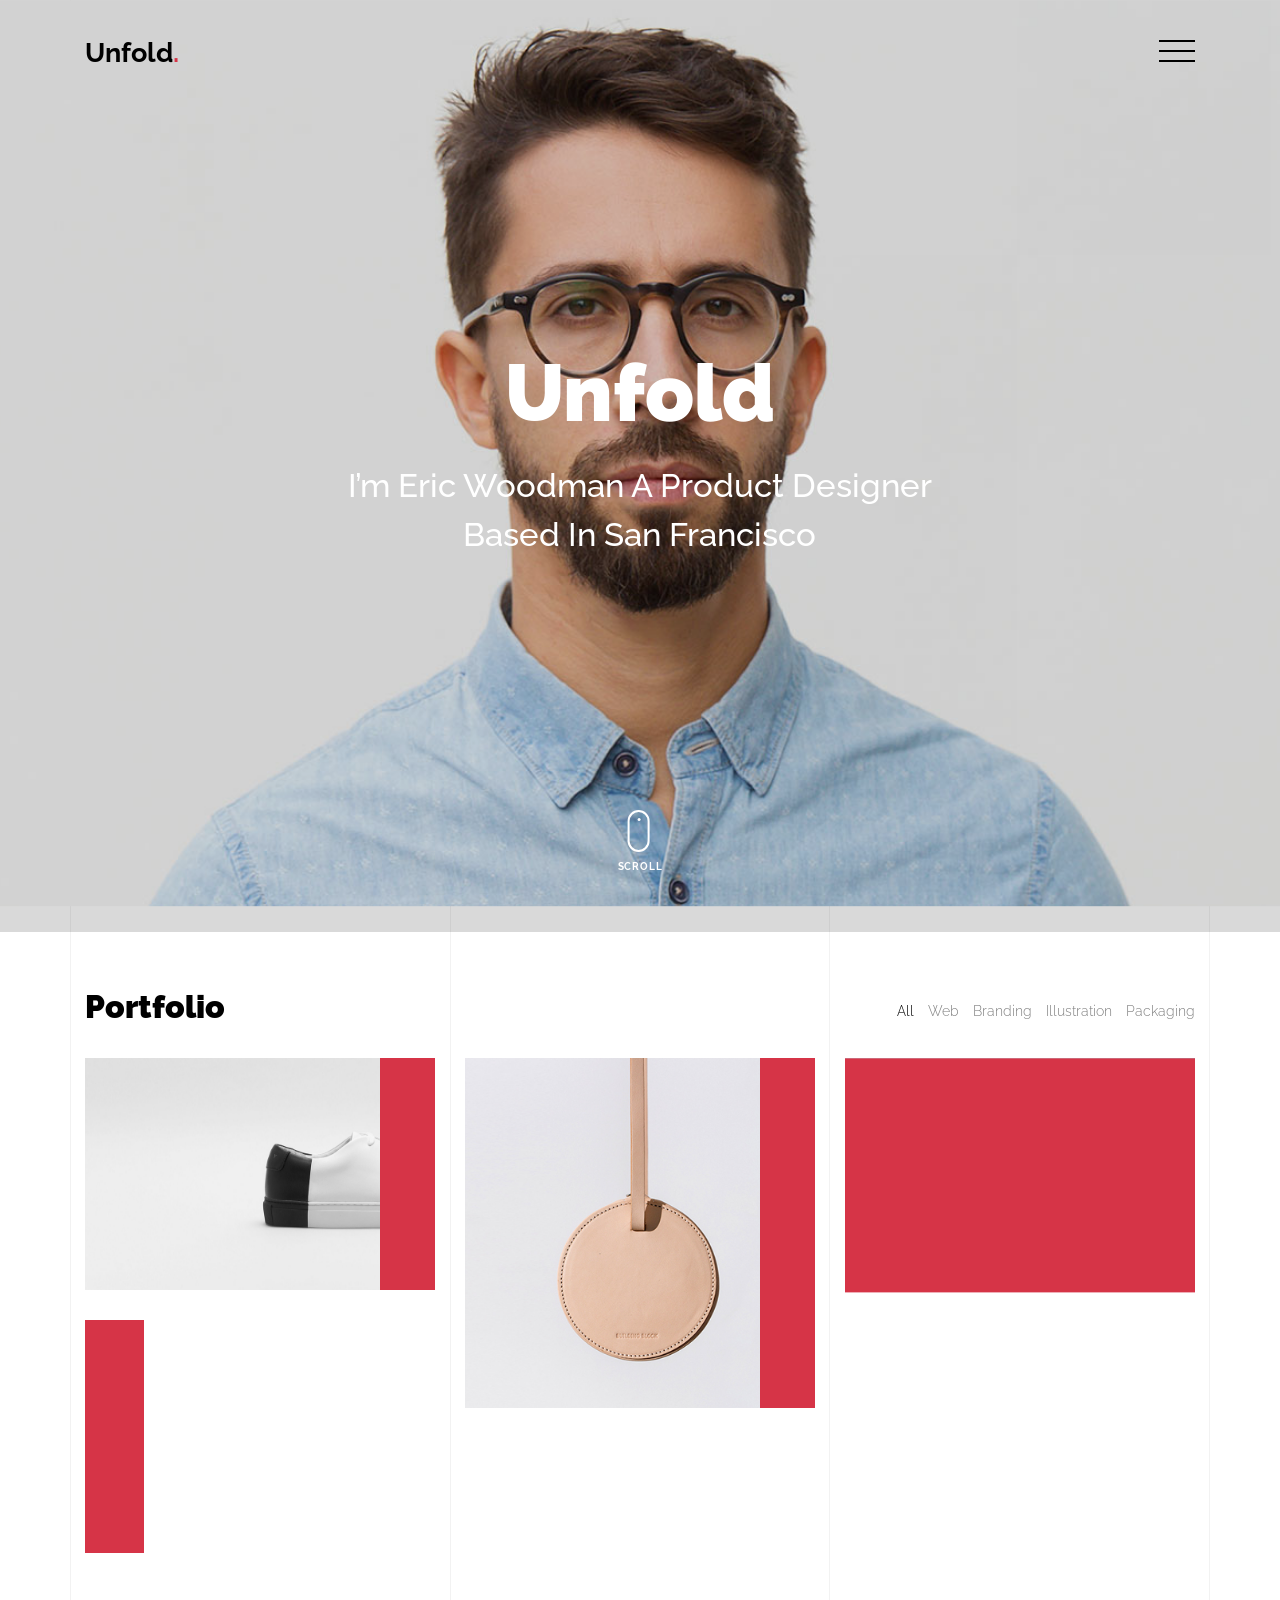
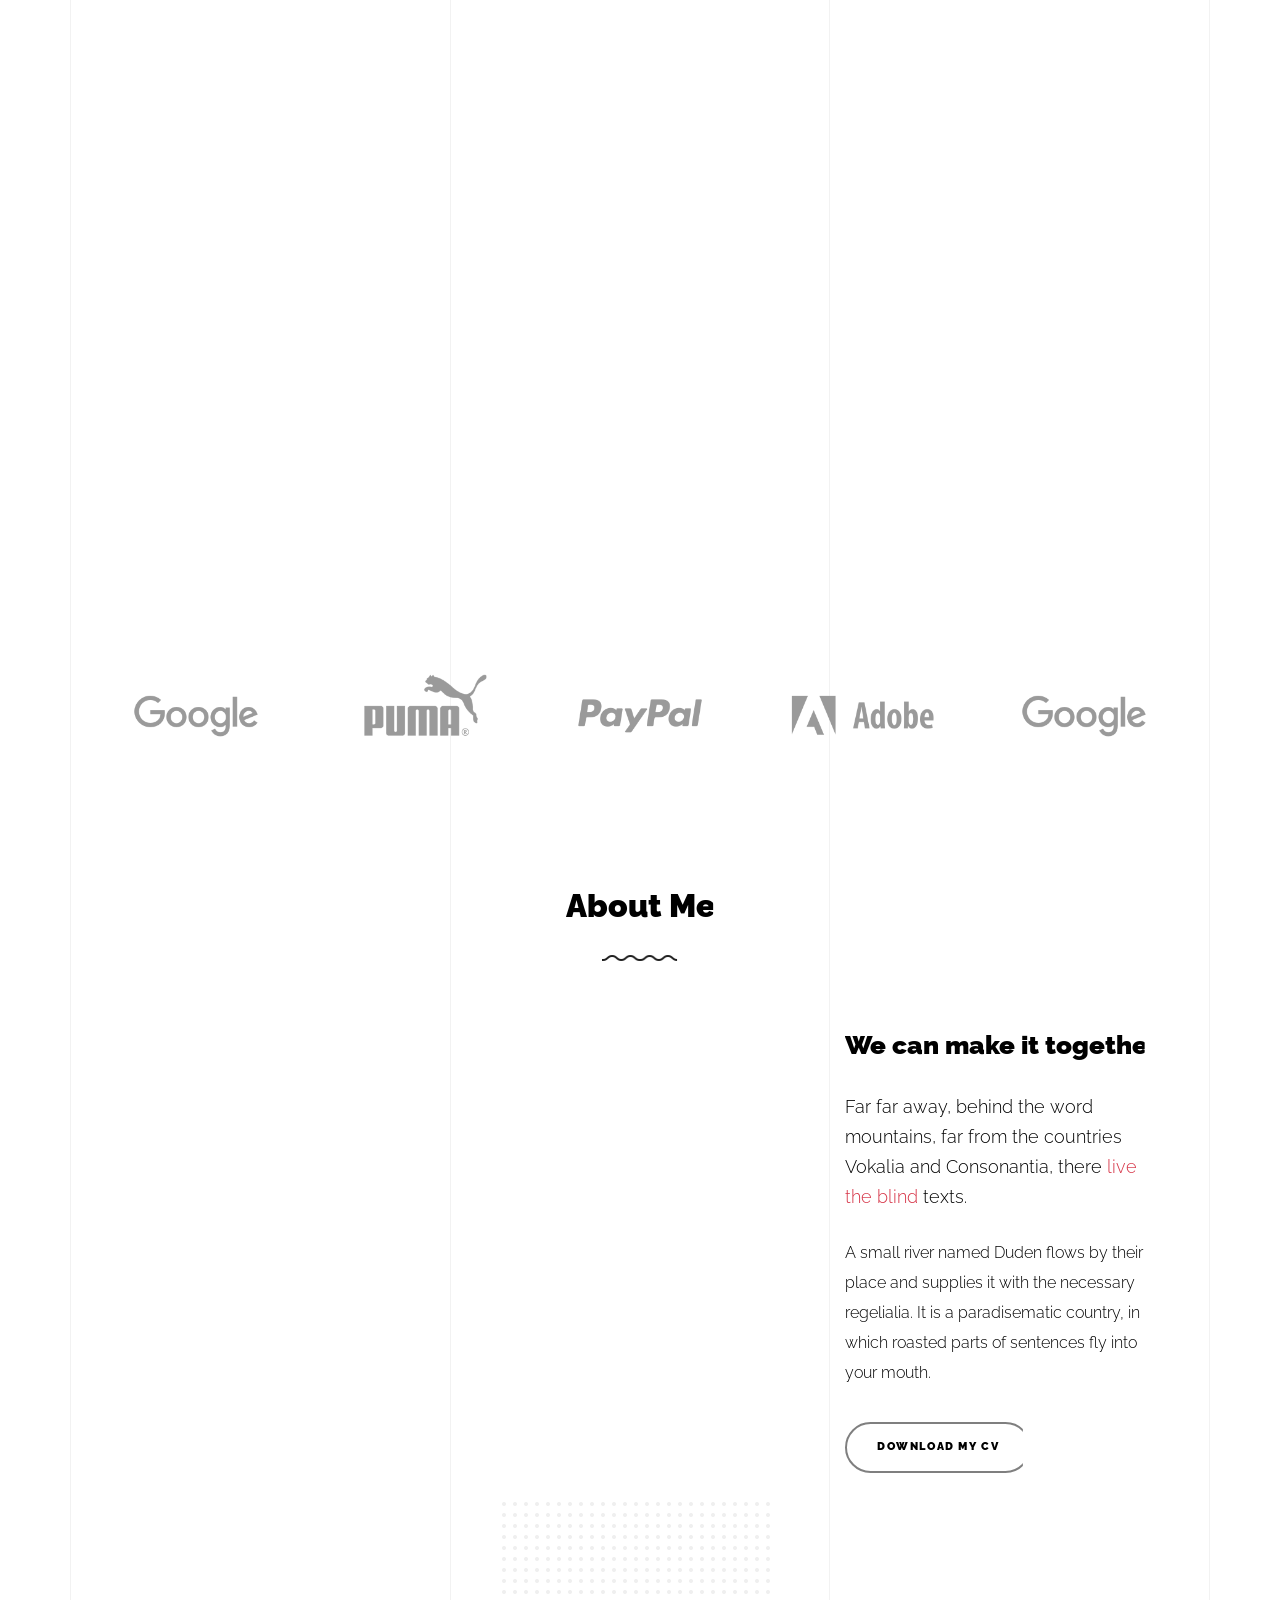
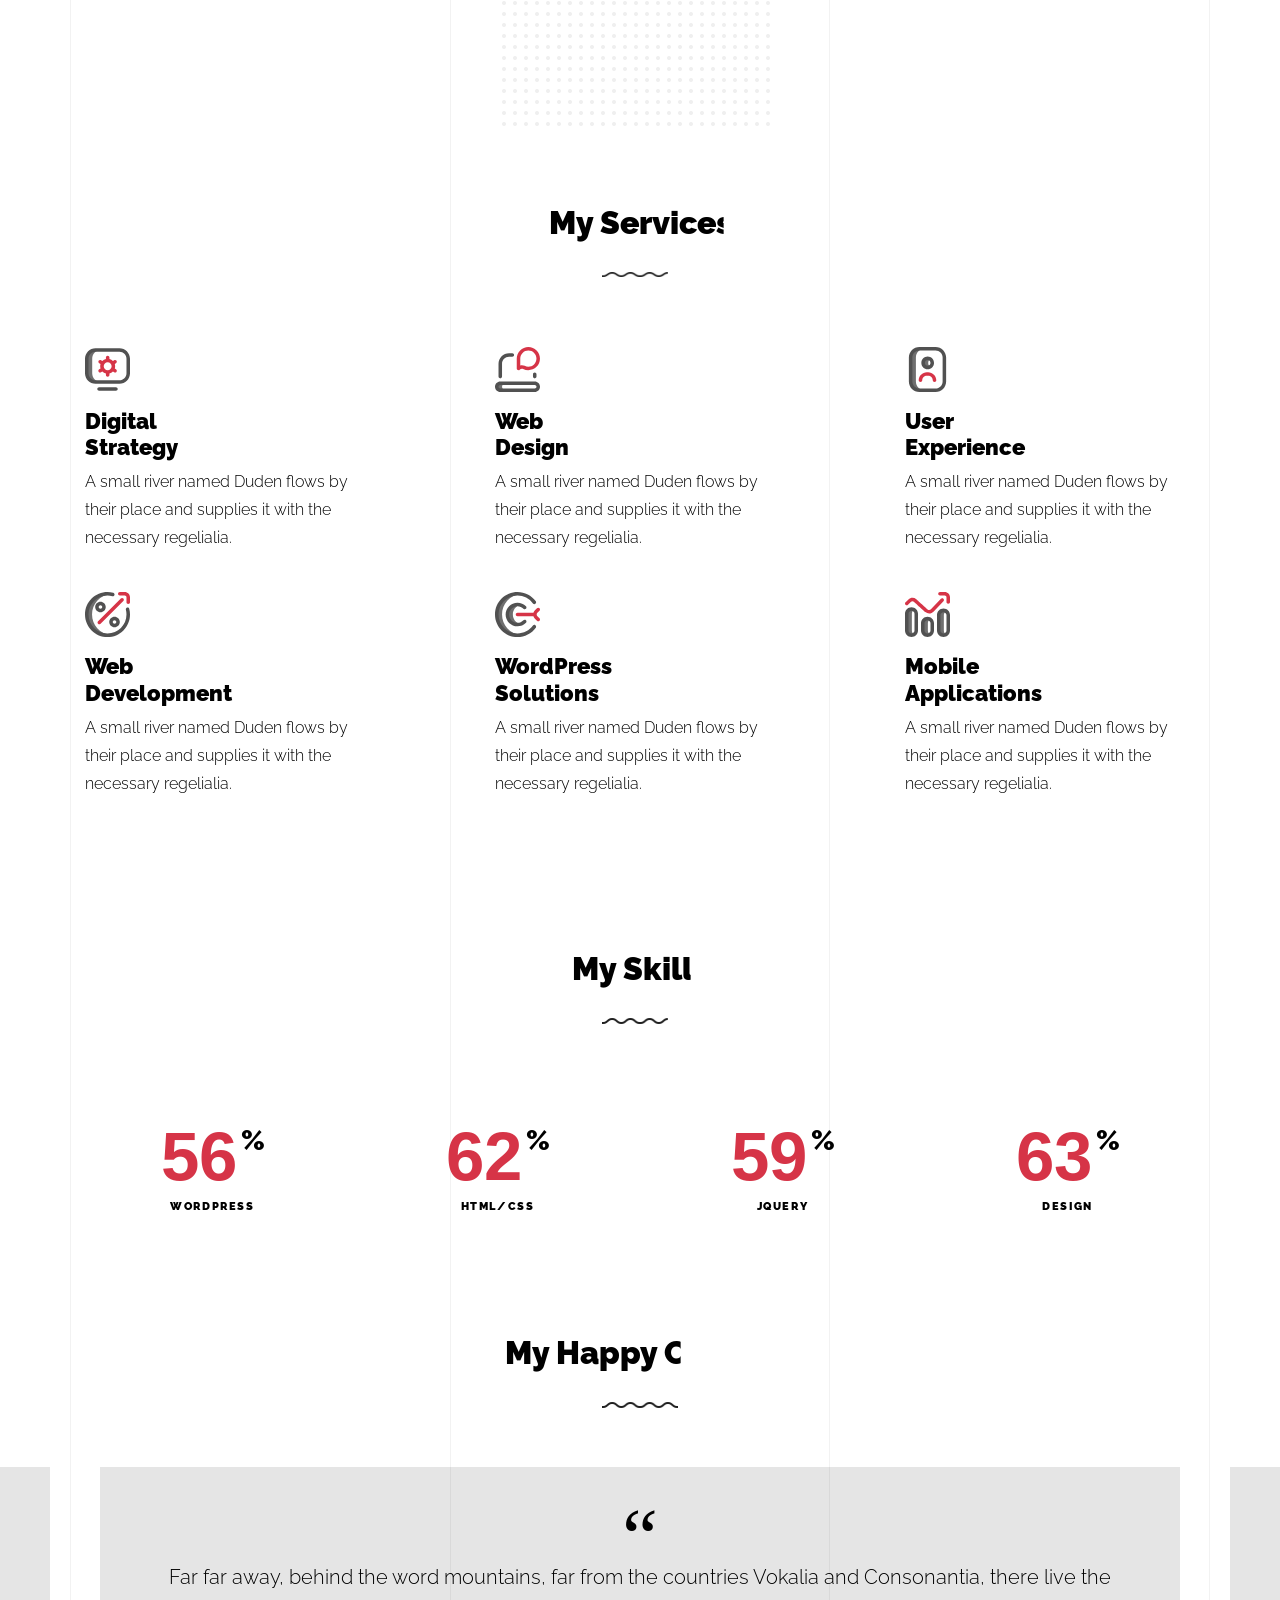
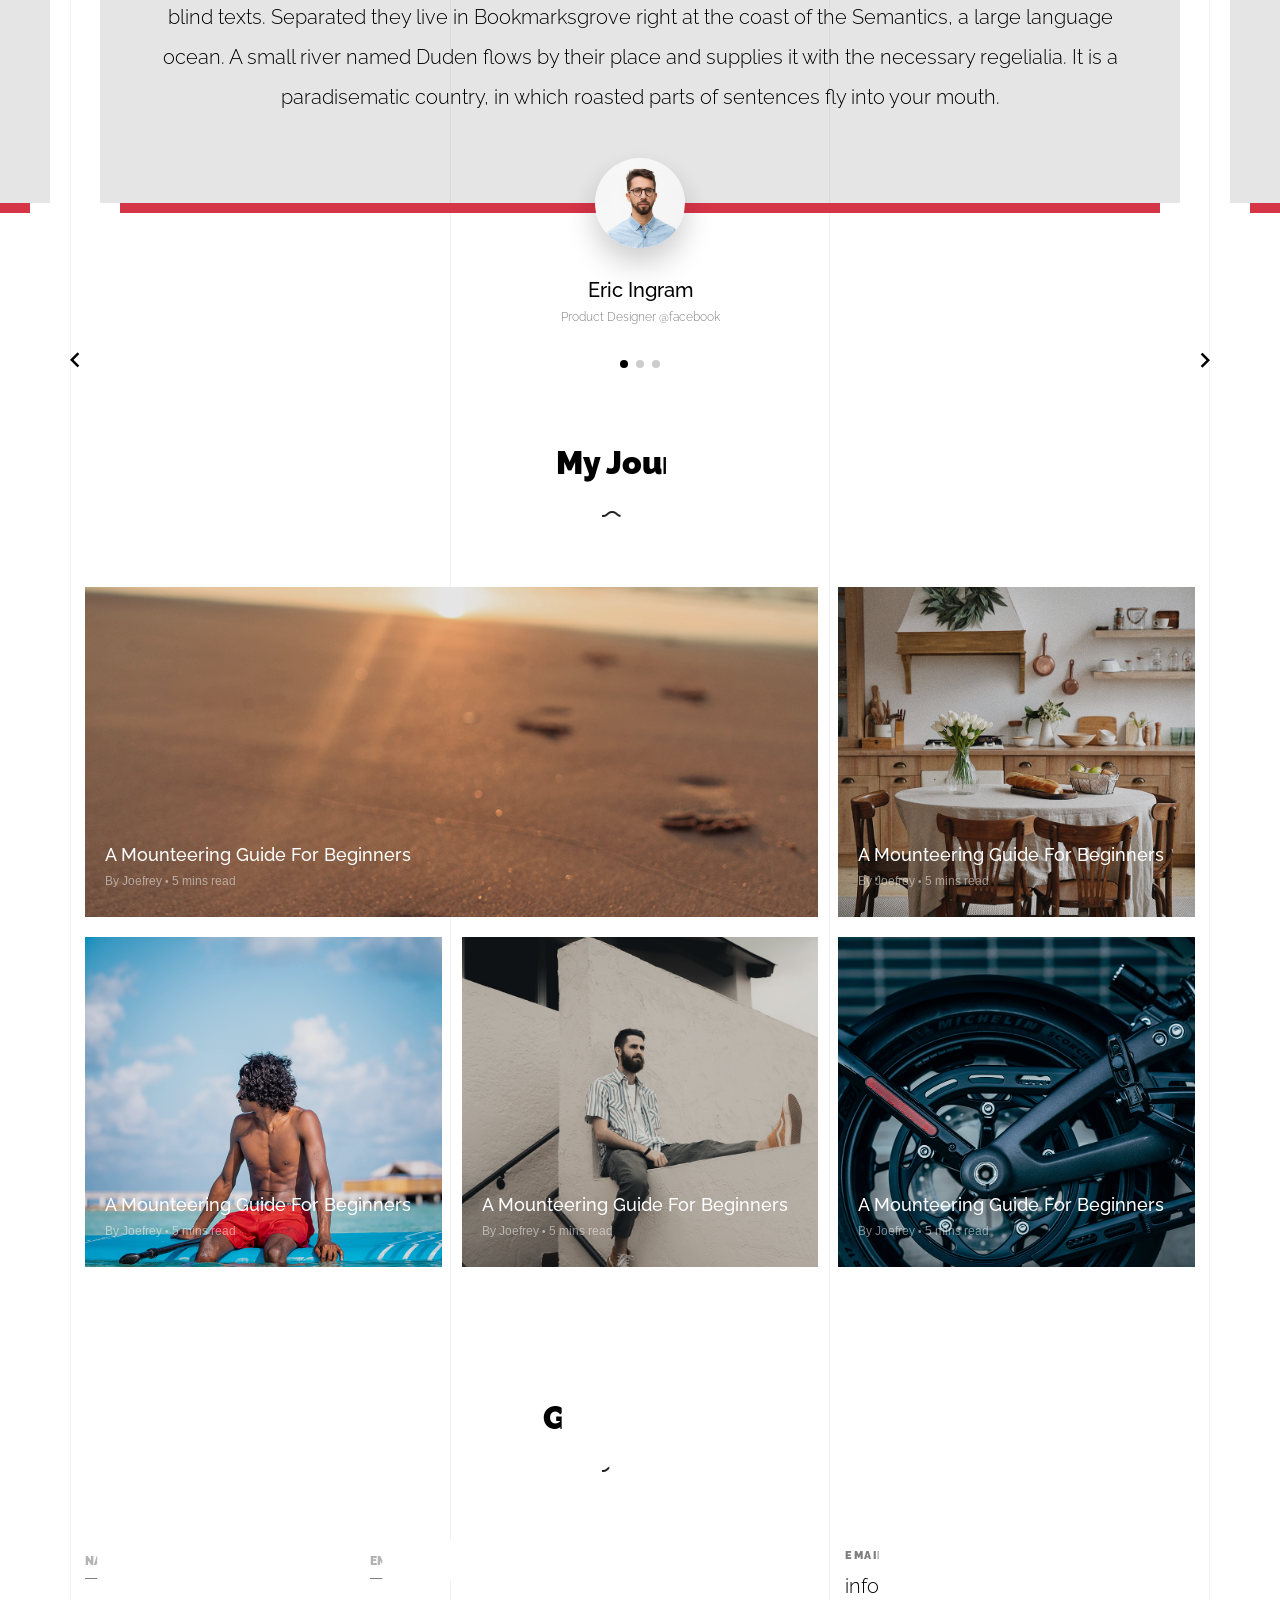
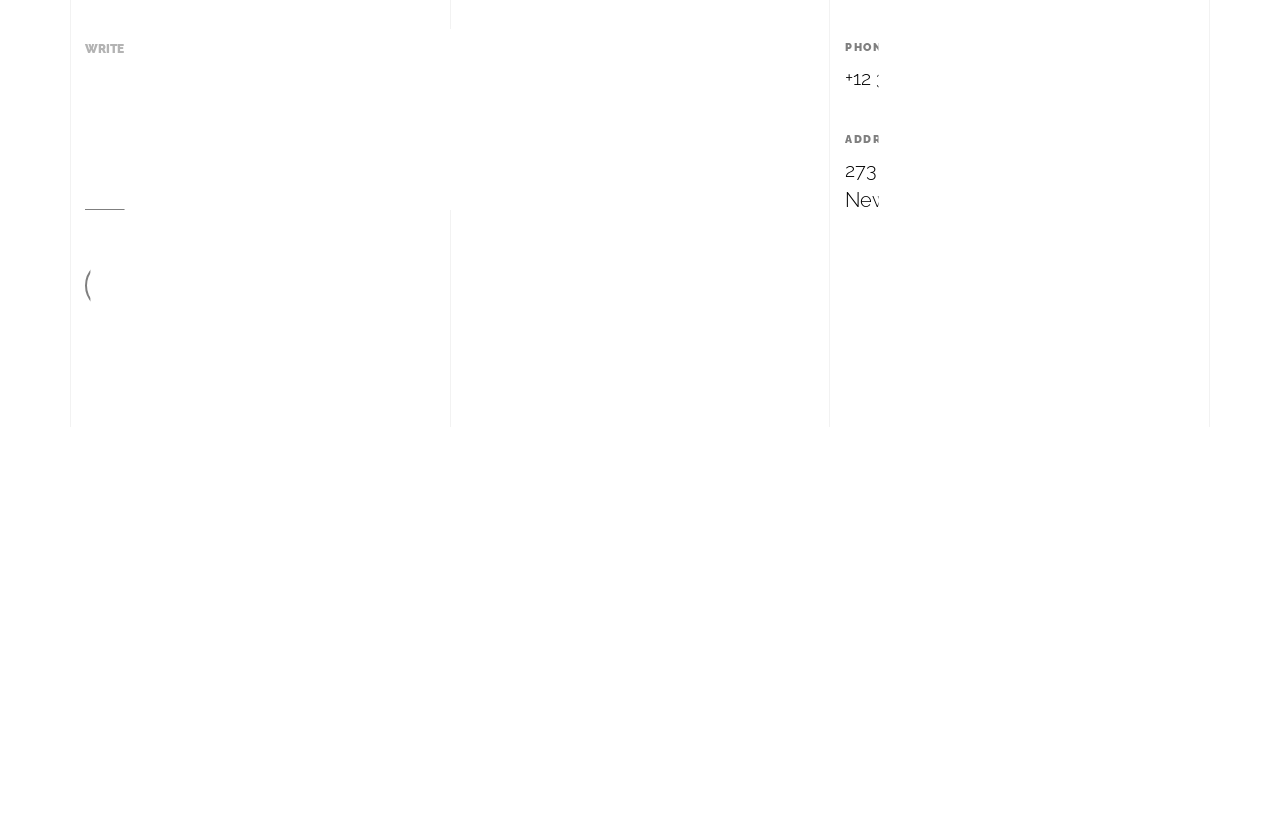
<file: light/index-sidebar-menu.html>
<!doctype html>
<html lang="en">
  <head>
    <title>Unfold &mdash; A onepage portfolio HTML template by Unslate.co</title>
    <meta charset="utf-8">
    <meta name="viewport" content="width=device-width, initial-scale=1, shrink-to-fit=no">

    <meta name="description" content="A onepage portfolio HTML template by Unslate.co">
    <meta name="keywords" content="html, css, javascript, jquery">
    <meta name="author" content="Unslate.co">

    <link rel="stylesheet" href="css/vendor/icomoon/style.css">
    <link rel="stylesheet" href="css/vendor/owl.carousel.min.css">
    <link rel="stylesheet" href="css/vendor/aos.css">
    <link rel="stylesheet" href="css/vendor/animate.min.css">
    <link rel="stylesheet" href="css/vendor/bootstrap.min.css">
    <link rel="stylesheet" href="css/vendor/jquery.fancybox.min.css">
    

    <!-- Theme Style -->
    <link rel="stylesheet" href="css/style.css">

  </head>
  <body data-spy="scroll" data-target=".site-nav-target" data-offset="200">

    <nav class="unslate_co--site-mobile-menu">
      <div class="close-wrap d-flex">
        <a href="#" class="d-flex ml-auto js-menu-toggle">
          <span class="close-label">Close</span>
          <div class="close-times">
            <span class="bar1"></span>
            <span class="bar2"></span>
          </div>
        </a>
      </div>
      <div class="site-mobile-inner"></div>
    </nav>


    <div class="unslate_co--site-wrap">

      <div class="unslate_co--site-inner">

        <div class="lines-wrap">
          <div class="lines-inner">
            <div class="lines"></div>
          </div>
        </div>
        <!-- END lines -->
      
      <nav class="unslate_co--site-nav dark site-nav-target">

        <div class="container">
        
          <div class="row align-items-center justify-content-between text-left">

            <div class="col-3">
              <div class="site-logo">
                <a href="index-sidebar-menu.html" class="unslate_co--site-logo">Unfold<span>.</span></a>
              </div>
            </div>
            <div class="col text-right">
              <ul class="site-nav-ul js-clone-nav text-left d-none d-lg-inline-none">
                <li class="has-children">
                  <a href="#home-section" class="nav-link">Home</a>
                  <ul class="dropdown">
                    <li>
                      <a href="index.html">Hero Image BG</a>
                    </li>
                    <li>
                      <a href="index-video.html">Video BG</a>
                    </li>
                    <li>
                      <a href="index-hero-slider.html">Hero Slider</a>
                    </li>
                    <li>
                      <a href="index-sidebar-menu.html">Sidebar Menu</a>
                    </li>
                    <li>
                      <a href="index-right-menu.html">Right Menu</a>
                    </li>
                  </ul>
                </li>
                <li><a href="#portfolio-section" class="nav-link">Portfolio</a></li>
                <li><a href="#about-section" class="nav-link">About</a></li>
                <li><a href="#services-section" class="nav-link">Services</a></li>
                <li><a href="#skills-section" class="nav-link">Skills</a></li>
                <li><a href="#testimonial-section" class="nav-link">Testimonial</a></li>
                <li><a href="#journal-section" class="nav-link">Journal</a></li>
                <li><a href="#contact-section" class="nav-link">Contact</a></li>
              </ul>
              
              <a href="#" class="burger-toggle-menu js-burger-toggle-menu ml-auto py-4">
                <span></span>
                <span></span>
                <span></span>
              </a>

            </div>
            
          </div>
        </div>

      </nav>
      <!-- END nav -->

      <div class="cover-v1 jarallax overlay" style="background-image: url('images/cover_bg_1.jpg');" id="home-section">
        <div class="container">
          <div class="row align-items-center">
              
            <div class="col-md-7 mx-auto text-center">
              <h1 class="heading gsap-reveal-hero text-white">Unfold</h1>
              <h2 class="subheading gsap-reveal-hero text-white">I’m Eric Woodman A Product Designer Based In San Francisco</h2>
            </div>

          </div>
        </div>


        <!-- dov -->
        <a href="#portfolio-section" class="mouse-wrap smoothscroll">
          <span class="mouse">
            <span class="scroll"></span>
          </span>
          <span class="mouse-label">Scroll</span>
        </a>

      </div>
      <!-- END .cover-v1 -->

      <div class="unslate_co--section" id="portfolio-section">
        <div class="container">
          
          
          <div class="relative"><div class="loader-portfolio-wrap"><div class="loader-portfolio dark"></div></div> </div>
          <div id="portfolio-single-holder"></div>

          <div class="portfolio-wrapper">

            <div class="d-flex align-items-center mb-4 gsap-reveal gsap-reveal-filter">
              <h2 class="mr-auto heading-h2">Portfolio</h2>
              
              <a href="#" class="text-black js-filter d-inline-block d-lg-none">Filter</a>
              
              <div class="filter-wrap">
                <div class="filter ml-auto" id="filters">
                  <a href="#" class="active" data-filter="*">All</a>
                  <a href="#" data-filter=".web">Web</a>
                  <a href="#" data-filter=".branding">Branding</a>
                  <a href="#" data-filter=".illustration">Illustration</a>
                  <a href="#" data-filter=".packaging">Packaging</a>
                </div>
              </div>
            </div>


            
            <div id="posts" class="row gutter-isotope-item">
              <div class="item web branding col-sm-6 col-md-6 col-lg-4 isotope-mb-2">
                <a href="portfolio-single-1.html" class="portfolio-item ajax-load-page isotope-item gsap-reveal-img" data-id="1">
                    <div class="overlay">
                      <span class="wrap-icon icon-link2"></span>
                      <div class="portfolio-item-content">
                        <h3>Shoe Rebranding</h3>
                        <p>web, branding</p>
                      </div>
                    </div>
                    <img src="images/work_1_md.jpg" class="lazyload  img-fluid" alt="Images" />
                  </a>
              </div>
              <div class="item branding packaging illustration col-sm-6 col-md-6 col-lg-4 isotope-mb-2 ">
                <a href="portfolio-single-3.html" class="portfolio-item ajax-load-page item-portrait isotope-item gsap-reveal-img" data-id="3">
                    <div class="overlay">
                      <span class="wrap-icon icon-link2"></span>
                      <div class="portfolio-item-content">
                        <h3>Reworking</h3>
                        <p>branding, packaging, illustration</p>
                      </div>
                    </div>
                    <img src="images/work_2_md.jpg" class="lazyload  img-fluid" alt="Images" />
                  </a>
              </div>

              <div class="item branding packaging col-sm-6 col-md-6 col-lg-4 isotope-mb-2">
                <a href="portfolio-single-4.html" class="portfolio-item isotope-item ajax-load-page gsap-reveal-img" data-id="4">
                    <div class="overlay">
                      <span class="wrap-icon icon-link2"></span>
                      <div class="portfolio-item-content">
                        <h3>Modern Building</h3>
                        <p>branding, packaging</p>
                      </div>
                    </div>
                    <img src="images/work_3_md.jpg" class="lazyload  img-fluid" alt="Images" />
                  </a>
              </div>

              <div class="item web packaging col-sm-6 col-md-6 col-lg-4 isotope-mb-2">

                <a href="images/work_4_full.jpg" class="portfolio-item isotope-item gsap-reveal-img" data-fancybox="gallery" data-caption="Watch">
                    <div class="overlay">
                      <span class="wrap-icon icon-photo2"></span>
                      <div class="portfolio-item-content">
                        <h3>Watch</h3>
                        <p>web, packaging</p>
                      </div>
                    </div>
                    <img src="images/work_4_full.jpg" class="lazyload  img-fluid" alt="Images" />
                  </a>

              </div>

              <div class="item illustration packaging col-sm-6 col-md-6 col-lg-4 isotope-mb-2">
                <a href="images/work_5_md.jpg" class="portfolio-item isotope-item gsap-reveal-img" data-fancybox="gallery" data-caption="Shoe Rebranding">
                    <div class="overlay">
                      <span class="wrap-icon icon-photo2"></span>
                      <div class="portfolio-item-content">
                        <h3>Shoe Rebranding</h3>
                        <p>illustration, packaging</p>
                      </div>
                    </div>
                    <img src="images/work_5_md.jpg" class="lazyload  img-fluid" alt="Images" />
                  </a>
              </div>

              <div class="item web branding col-sm-6 col-md-6 col-lg-4 isotope-mb-2">
                <a href="portfolio-single-2.html" class="portfolio-item ajax-load-page item-portrait isotope-item gsap-reveal-img" data-id="2">
                    <div class="overlay">
                      <span class="wrap-icon icon-link2"></span>
                      <div class="portfolio-item-content">
                        <h3>Reshape</h3>
                        <p>web, branding</p>
                      </div>
                    </div>
                    <img src="images/work_6_md.jpg" class="lazyload  img-fluid" alt="Images" />
                  </a>
              </div>

              <div class="item branding packaging col-sm-6 col-md-6 col-lg-4 isotope-mb-2">
                <a href="images/work_7_a_md.jpg" class="portfolio-item item-portrait isotope-item gsap-reveal-img" data-fancybox="gallery" data-caption="Modern Building">
                    <div class="overlay">
                      <span class="wrap-icon icon-photo2"></span>
                      <div class="portfolio-item-content">
                        <h3>Modern Building</h3>
                        <p>branding, packaging</p>
                      </div>
                    </div>
                    <img src="images/work_7_a_md.jpg" class="lazyload  img-fluid" alt="Images" />
                  </a>
              </div>

              <div class="item web branding col-sm-6 col-md-6 col-lg-4 isotope-mb-2">
                <a href="https://www.youtube.com/watch?v=mwtbEGNABWU" class="portfolio-item isotope-item gsap-reveal-img" data-fancybox="gallery" data-caption="Showreel 2019">
                    <div class="overlay">
                      <span class="wrap-icon icon-play_circle_filled"></span>
                      <div class="portfolio-item-content">
                        <h3>Showreel 2019</h3>
                        <p>web, branding</p>
                      </div>
                    </div>
                    <img src="images/work_8_md.jpg" class="lazyload  img-fluid" alt="Images" />
                  </a>
              </div>

              <div class="item web illustration col-sm-6 col-md-6 col-lg-4 isotope-mb-2">
                <a href="images/work_9_a_md.jpg" class="portfolio-item isotope-item gsap-reveal-img" data-fancybox="gallery" data-caption="Render Packaging">
                    <div class="overlay">
                      <span class="wrap-icon icon-photo2"></span>
                      <div class="portfolio-item-content">
                        <h3>Render Packaging</h3>
                        <p>web, illustration</p>
                      </div>
                    </div>
                    <img src="images/work_9_a_md.jpg" class="lazyload  img-fluid" alt="Images" />
                  </a>
              </div>

            </div>
            
          </div>


        </div>
      </div>


      <div class="unslate_co--section">
        <div class="container">
          <div class="owl-carousel logo-slider">
            <div class="logo-v1 gsap-reveal">
              <img src="images/logo-google.png" alt="Image" class="img-fluid">
            </div>
            <div class="logo-v1 gsap-reveal">
              <img src="images/logo-puma.png" alt="Image" class="img-fluid">
            </div>
            <div class="logo-v1 gsap-reveal">
              <img src="images/logo-paypal.png" alt="Image" class="img-fluid">
            </div>
            <div class="logo-v1 gsap-reveal">
              <img src="images/logo-adobe.png" alt="Image" class="img-fluid">
            </div>
          </div>
        </div>
      </div>



      <div class="unslate_co--section" id="about-section">
        <div class="container">
          
          <div class="section-heading-wrap text-center mb-5">
            <h2 class="heading-h2 text-center divider"><span class="gsap-reveal">About Me</span></h2>
            <span class="gsap-reveal"><img src="images/divider.png" alt="divider" width="76"></span>
          </div>
          

          <div class="row mt-5 justify-content-between">
            <div class="col-lg-7 mb-5 mb-lg-0" data-aos="fade-up">
              <figure class="dotted-bg gsap-reveal-img">
                <img src="images/about_me_pic.jpg" alt="Image" class="img-fluid">
              </figure>
            </div>
            <div class="col-lg-4 pr-lg-5">
              <h3 class="mb-4 heading-h3"><span class="gsap-reveal">We can make it together</span></h3>
              <p class="lead gsap-reveal">Far far away, behind the word mountains, far from the countries Vokalia and Consonantia, there <a href="#">live the blind</a> texts. </p>
              <p class="mb-4 gsap-reveal">A small river named Duden flows by their place and supplies it with the necessary regelialia. It is a paradisematic country, in which roasted parts of sentences fly into your mouth.</p>
              <p class="gsap-reveal"><a href="#" class="btn btn-outline-pill btn-custom-light">Download my CV</a></p>
            </div>
          </div>
        </div>
      </div>

      <div class="unslate_co--section" id="services-section">
        <div class="container">

          <div class="section-heading-wrap text-center mb-5">
            <h2 class="heading-h2 text-center divider"><span class="gsap-reveal">My Services</span></h2>
            <span class="gsap-reveal"><img src="images/divider.png" alt="divider" width="76"></span>
          </div>

          <div class="row gutter-v3">
            <div class="col-md-6 col-lg-4 mb-4">
              <div class="feature-v1" data-aos="fade-up" data-aos-delay="0">
                <div class="wrap-icon mb-3">
                  <img src="images/svg/001-options.svg" alt="Image" width="45">
                </div>
                <h3>Digital <br> Strategy</h3>
                <p>A small river named Duden flows by their place and supplies it with the necessary regelialia. </p>
              </div> 
            </div>
            <div class="col-md-6 col-lg-4 mb-4">
              <div class="feature-v1" data-aos="fade-up" data-aos-delay="100">
                <div class="wrap-icon mb-3">
                  <img src="images/svg/002-chat.svg" alt="Icon" width="45">
                </div>
                <h3>Web <br> Design</h3>
                <p>A small river named Duden flows by their place and supplies it with the necessary regelialia. </p>
              </div> 
            </div>
            <div class="col-md-6 col-lg-4 mb-4">
              <div class="feature-v1" data-aos="fade-up" data-aos-delay="200">
                <div class="wrap-icon mb-3">
                  <img src="images/svg/003-contact-book.svg" alt="Image" class="img-fluid" width="45">
                </div>
                <h3>User <br> Experience</h3>
                <p>A small river named Duden flows by their place and supplies it with the necessary regelialia. </p>
              </div> 
            </div>

            <div class="col-md-6 col-lg-4 mb-4">
              <div class="feature-v1" data-aos="fade-up" data-aos-delay="0">
                <div class="wrap-icon mb-3">
                  <img src="images/svg/004-percentage.svg" alt="Image" width="45">
                </div>
                <h3>Web <br> Development</h3>
                <p>A small river named Duden flows by their place and supplies it with the necessary regelialia. </p>
              </div> 
            </div>
            <div class="col-md-6 col-lg-4 mb-4">
              <div class="feature-v1" data-aos="fade-up" data-aos-delay="100">
                <div class="wrap-icon mb-3">
                  <img src="images/svg/006-goal.svg" alt="Image" width="45">
                </div>
                <h3>WordPress <br> Solutions</h3>
                <p>A small river named Duden flows by their place and supplies it with the necessary regelialia. </p>
              </div> 
            </div>
            <div class="col-md-6 col-lg-4 mb-4">
              <div class="feature-v1" data-aos="fade-up" data-aos-delay="200">
                <div class="wrap-icon mb-3">
                  <img src="images/svg/005-line-chart.svg" alt="Image" width="45">
                </div>
                <h3>Mobile <br> Applications</h3>
                <p>A small river named Duden flows by their place and supplies it with the necessary regelialia. </p>
              </div> 
            </div>

          </div>

        </div>
      </div>

      <div class="unslate_co--section section-counter" id="skills-section">
        <div class="container">
          <div class="section-heading-wrap text-center mb-5">
            <h2 class="heading-h2 text-center divider"><span class="gsap-reveal">My Skills</span></h2>
            <span class="gsap-reveal"><img src="images/divider.png" alt="divider" width="76"></span>
          </div>


          <div class="row pt-5">
            <div class="col-6 col-sm-6 mb-5 mb-lg-0 col-md-6 col-lg-3" data-aos="fade-up" data-aos-delay="0">
              <div class="counter-v1 text-center">
                <span class="number-wrap">
                  <span class="number number-counter" data-number="90">0</span>
                  <span class="append-text">%</span>
                </span>
                <span class="counter-label">WordPress</span>
              </div>
            </div>
            <div class="col-6 col-sm-6 mb-5 mb-lg-0 col-md-6 col-lg-3" data-aos="fade-up" data-aos-delay="100">
              <div class="counter-v1 text-center">
                <span class="number-wrap">
                  <span class="number number-counter" data-number="99">0</span>
                  <span class="append-text">%</span>
                </span>
                <span class="counter-label">HTML/CSS</span>
              </div>
            </div>
            <div class="col-6 col-sm-6 mb-5 mb-lg-0 col-md-6 col-lg-3" data-aos="fade-up" data-aos-delay="200">
              <div class="counter-v1 text-center">
                <span class="number-wrap">
                  <span class="number number-counter" data-number="95">0</span>
                  <span class="append-text">%</span>
                </span>
                <span class="counter-label">jQuery</span>
              </div>
            </div>
            <div class="col-6 col-sm-6 mb-5 mb-lg-0 col-md-6 col-lg-3" data-aos="fade-up" data-aos-delay="300">
              <div class="counter-v1 text-center">
                <span class="number-wrap">
                  <span class="number number-counter" data-number="100">0</span>
                  <span class="append-text">%</span>
                </span>
                <span class="counter-label">Design</span>
              </div>
            </div>
          </div>
        </div>
      </div>
      <!-- END .counter -->

      <div class="unslate_co--section" id="testimonial-section">
        <div class="container">
          <div class="section-heading-wrap text-center mb-5">
            <h2 class="heading-h2 text-center divider"><span class="gsap-reveal">My Happy Clients</span></h2>
            <img src="images/divider.png" alt="divider" width="76">
          </div>
        </div>

        <div class="owl-carousel testimonial-slider">
          <div>
            <div class="testimonial-v1">
              <div class="testimonial-inner-bg">
                <span class="quote">&ldquo;</span>
                <blockquote>
                  Far far away, behind the word mountains, far from the countries Vokalia and Consonantia, there live the blind texts. Separated they live in Bookmarksgrove right at the coast of the Semantics, a large language ocean. A small river named Duden flows by their place and supplies it with the necessary regelialia. It is a paradisematic country, in which roasted parts of sentences fly into your mouth.
                </blockquote>
              </div>
              
              <div class="testimonial-author-info">
                <img src="images/person_man_1.jpg" alt="Image">
                <h3>Eric Ingram</h3>
                <span class="d-block position">Product Designer @facebook</span>
              </div>

            </div>
          </div>
          <div>
            <div class="testimonial-v1">
              <div class="testimonial-inner-bg">
                <span class="quote">&ldquo;</span>
                <blockquote>
                  Far far away, behind the word mountains, far from the countries Vokalia and Consonantia, there live the blind texts. Separated they live in Bookmarksgrove right at the coast of the Semantics, a large language ocean. A small river named Duden flows by their place and supplies it with the necessary regelialia. It is a paradisematic country, in which roasted parts of sentences fly into your mouth.
                </blockquote>
              </div>
              
              <div class="testimonial-author-info">
                <img src="images/person_man_2.jpg" alt="Image">
                <h3>Ryan Mullins</h3>
                <span class="d-block position">Product Designer @Shopify</span>
              </div>

            </div>
          </div>
          <div>
            <div class="testimonial-v1">
              <div class="testimonial-inner-bg">
                <span class="quote">&ldquo;</span>
                <blockquote>
                  Far far away, behind the word mountains, far from the countries Vokalia and Consonantia, there live the blind texts. Separated they live in Bookmarksgrove right at the coast of the Semantics, a large language ocean. A small river named Duden flows by their place and supplies it with the necessary regelialia. It is a paradisematic country, in which roasted parts of sentences fly into your mouth.
                </blockquote>
              </div>
              
              <div class="testimonial-author-info">
                <img src="images/person_woman_1.jpg" alt="Image">
                <h3>Erica Miller</h3>
                <span class="d-block position">Product Designer @Twitter</span>
              </div>

            </div>
          </div>
        </div>

      </div>
      <!-- END testimonial -->

      <div class="unslate_co--section" id="journal-section">
        <div class="container">
          <div class="section-heading-wrap text-center mb-5">
            <h2 class="heading-h2 text-center divider"><span class="gsap-reveal">My Journal</span></h2>
            <span class="gsap-reveal"><img src="images/divider.png" alt="divider" width="76"></span>
          </div>

          
          <div class="row gutter-v4 align-items-stretch">
            <div class="col-sm-6 col-md-6 col-lg-8 blog-post-entry" data-aos="fade-up" data-aos-delay="0">

              <a href="blog-single.html" class="grid-item blog-item w-100 h-100">
                <div class="overlay">
                  <div class="portfolio-item-content">
                    <h3>A Mounteering Guide For Beginners</h3>
                    <p class="post-meta">By Joefrey <span class="small">&bullet;</span> 5 mins read</p>
                  </div>
                </div>
                <img src="images/post_1.jpg" class="lazyload" alt="Image" />
              </a>


            </div>
            <div class="col-sm-6 col-md-6 col-lg-4 blog-post-entry" data-aos="fade-up" data-aos-delay="100">
              <a href="blog-single.html" class="grid-item blog-item w-100 h-100">
                <div class="overlay">
                  <div class="portfolio-item-content">
                    <h3>A Mounteering Guide For Beginners</h3>
                    <p class="post-meta">By Joefrey <span class="small">&bullet;</span> 5 mins read</p>
                  </div>
                </div>
                <img src="images/post_2.jpg" class="lazyload" alt="Image" />
              </a>
            </div>


            <div class="col-sm-6 col-md-6 col-lg-4 blog-post-entry" data-aos="fade-up" data-aos-delay="0">

              <a href="blog-single.html" class="grid-item blog-item w-100 h-100">
                <div class="overlay">
                  <div class="portfolio-item-content">
                    <h3>A Mounteering Guide For Beginners</h3>
                    <p class="post-meta">By Joefrey <span class="small">&bullet;</span> 5 mins read</p>
                  </div>
                </div>
                <img src="images/post_3.jpg" class="lazyload" alt="Image" />
              </a>


            </div>
            <div class="col-sm-6 col-md-6 col-lg-4 blog-post-entry" data-aos="fade-up" data-aos-delay="100">
              <a href="blog-single.html" class="grid-item blog-item w-100 h-100">
                <div class="overlay">
                  <div class="portfolio-item-content">
                    <h3>A Mounteering Guide For Beginners</h3>
                    <p class="post-meta">By Joefrey <span class="small">&bullet;</span> 5 mins read</p>
                  </div>
                </div>
                <img src="images/post_4.jpg" class="lazyload" alt="Image" />
              </a>
            </div>

            <div class="col-sm-6 col-md-6 col-lg-4 blog-post-entry" data-aos="fade-up" data-aos-delay="200">
              <a href="blog-single.html" class="grid-item blog-item w-100 h-100">
                <div class="overlay">
                  <div class="portfolio-item-content">
                    <h3>A Mounteering Guide For Beginners</h3>
                    <p class="post-meta">By Joefrey <span class="small">&bullet;</span> 5 mins read</p>
                  </div>
                </div>
                <img src="images/post_5.jpg" class="lazyload" alt="Image" />
              </a>
            </div>


          </div>

        </div>
      </div>
      <!-- END blog posts -->



      <div class="unslate_co--section" id="contact-section">
        <div class="container">
          <div class="section-heading-wrap text-center mb-5">
            <h2 class="heading-h2 text-center divider"><span class="gsap-reveal">Get In Touch</span></h2>
            <span class="gsap-reveal"><img src="images/divider.png" alt="divider" width="76"></span>
          </div>


          <div class="row justify-content-between">
            
            <div class="col-md-6">
              <form method="post" class="form-outline-style-v1" id="contactForm">
                <div class="form-group row mb-0">

                  <div class="col-lg-6 form-group gsap-reveal">
                    <label for="name">Name</label>
                    <input name="name" type="text" class="form-control" id="name">
                  </div>
                  <div class="col-lg-6 form-group gsap-reveal">
                    <label for="email">Email</label>
                    <input name="email" type="email" class="form-control" id="email">
                  </div>
                  <div class="col-lg-12 form-group gsap-reveal">
                    <label for="message">Write your message...</label>
                    <textarea name="message" id="message" cols="30" rows="7" class="form-control"></textarea>
                  </div>
                </div>
                <div class="form-group row gsap-reveal">
                    <div class="col-md-12 d-flex align-items-center">
                      <input type="submit" class="btn btn-outline-pill btn-custom-light mr-3" value="Send Message">
                      <span class="submitting"></span>
                    </div>
                  </div>
              </form>
              <div id="form-message-warning" class="mt-4"></div> 
              <div id="form-message-success">
                Your message was sent, thank you!
              </div>

            </div>

            <div class="col-md-4">
              <div class="contact-info-v1">
                <div class="gsap-reveal d-block">
                  <span class="d-block contact-info-label">Email</span>
                  <a href="#" class="contact-info-val">info@unslate.co</a>
                </div>
                <div class="gsap-reveal d-block">
                  <span class="d-block contact-info-label">Phone</span>
                  <a href="#" class="contact-info-val">+12 345 6789 012</a>
                </div>
                <div class="gsap-reveal d-block">
                  <span class="d-block contact-info-label">Address</span>
                  <address class="contact-info-val">273 South Riverview Rd. <br> New York, NY 10011</address>
                </div>
              </div>
            </div>

          </div>
        </div>
      </div>
      </div>

      <footer class="unslate_co--footer unslate_co--section">
        <div class="container">
          <div class="row justify-content-center">
            <div class="col-md-7">
              
              <div class="footer-site-logo"><a href="#">Unfold<span>.</span></a></div>

              <ul class="footer-site-social">
                <li><a href="#">Facebook</a></li>
                <li><a href="#">Twitter</a></li>
                <li><a href="#">Instagram</a></li>
                <li><a href="#">Dribbble</a></li>
                <li><a href="#">Behance</a></li>
              </ul>

              <p class="site-copyright">
                <small>&copy; 2020 <a href="#">Unfold</a>. All Rights Reserved. Design with <span class="icon-heart text-danger"></span> by <a href="#">Unslate.co</a>.</small>
              </p>

            </div>
          </div>
        </div>
      </footer>

      
    </div>

    <!-- Loader -->
    <div id="unslate_co--overlayer"></div>
    <div class="site-loader-wrap">
      <div class="site-loader dark"></div>
    </div>

    <script src="js/scripts-dist.js"></script>
    <script src="js/main.js"></script>

    <!-- Global site tag (gtag.js) - Google Analytics -->
<script async src="https://www.googletagmanager.com/gtag/js?id=UA-157808202-1"></script>
<script>
  window.dataLayer = window.dataLayer || [];
  function gtag(){dataLayer.push(arguments);}
  gtag('js', new Date());

  gtag('config', 'UA-157808202-1');
</script>

  </body>
</html>
</file>
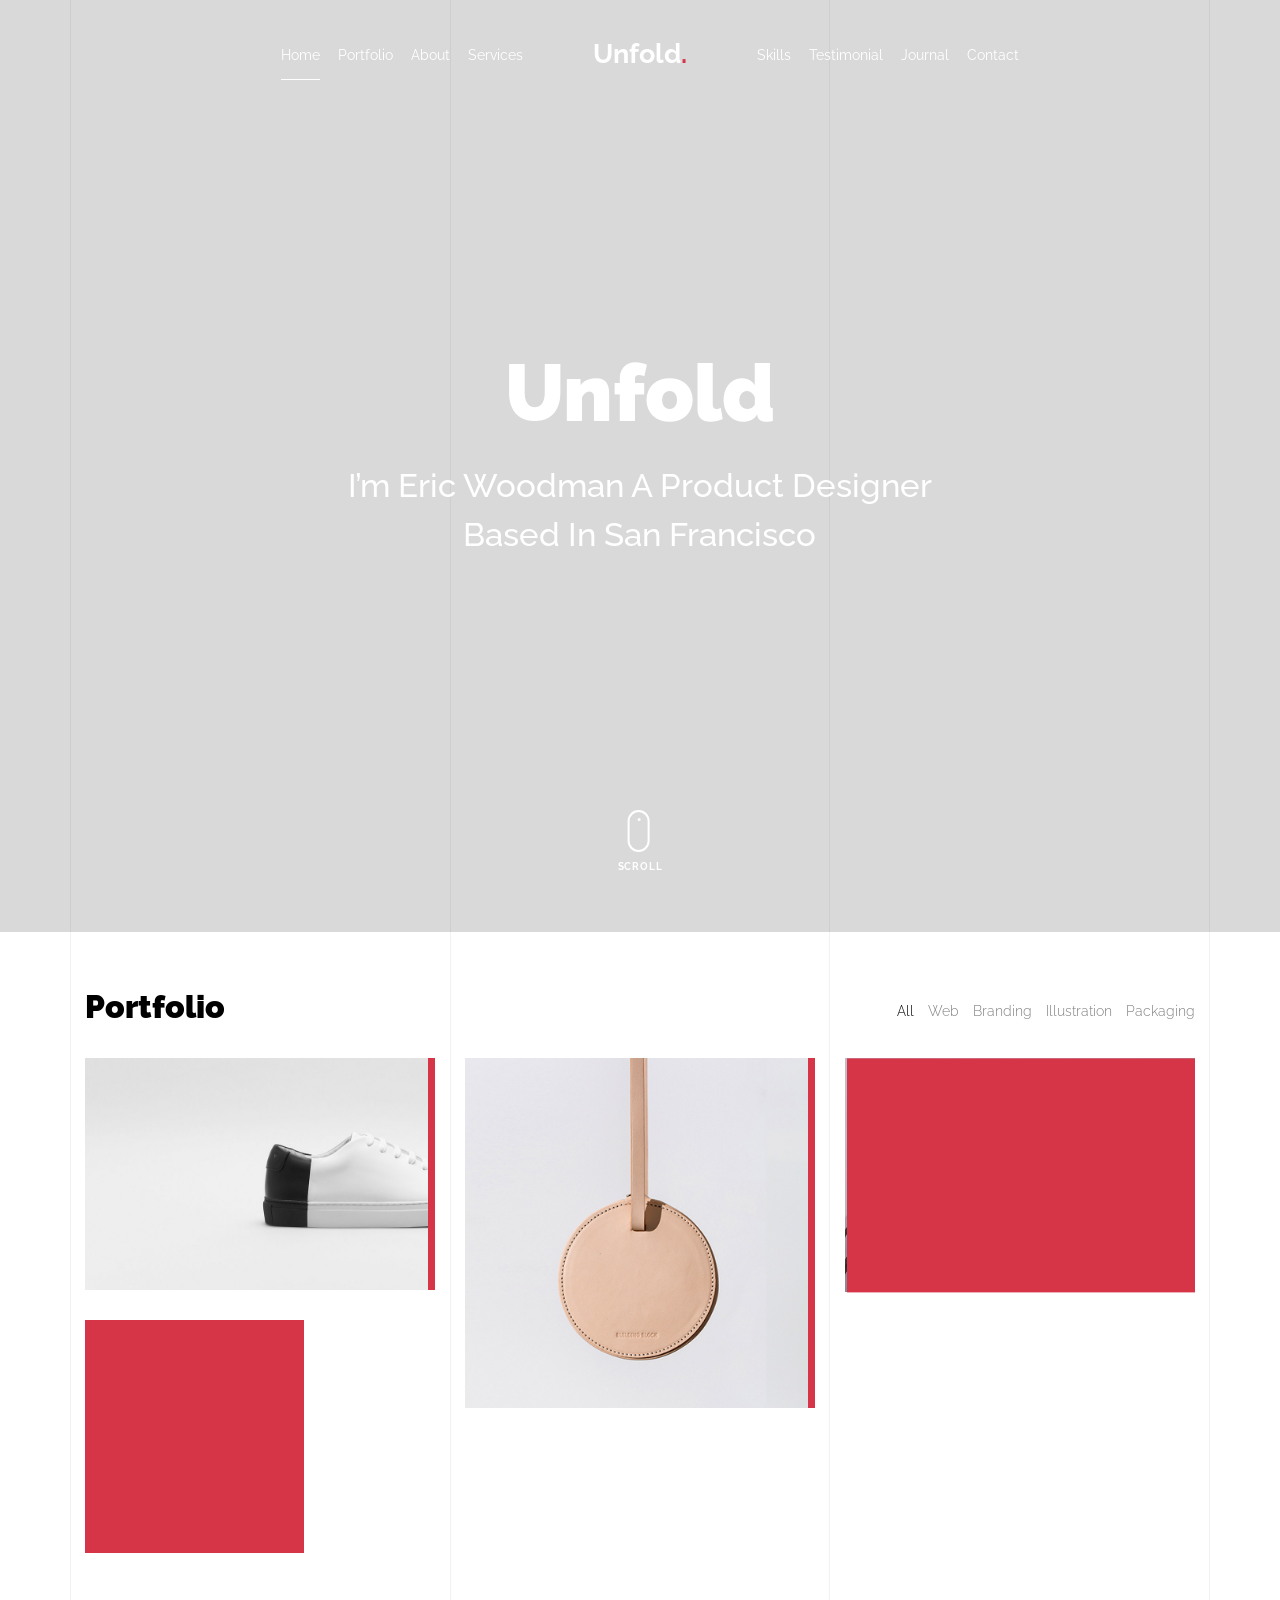
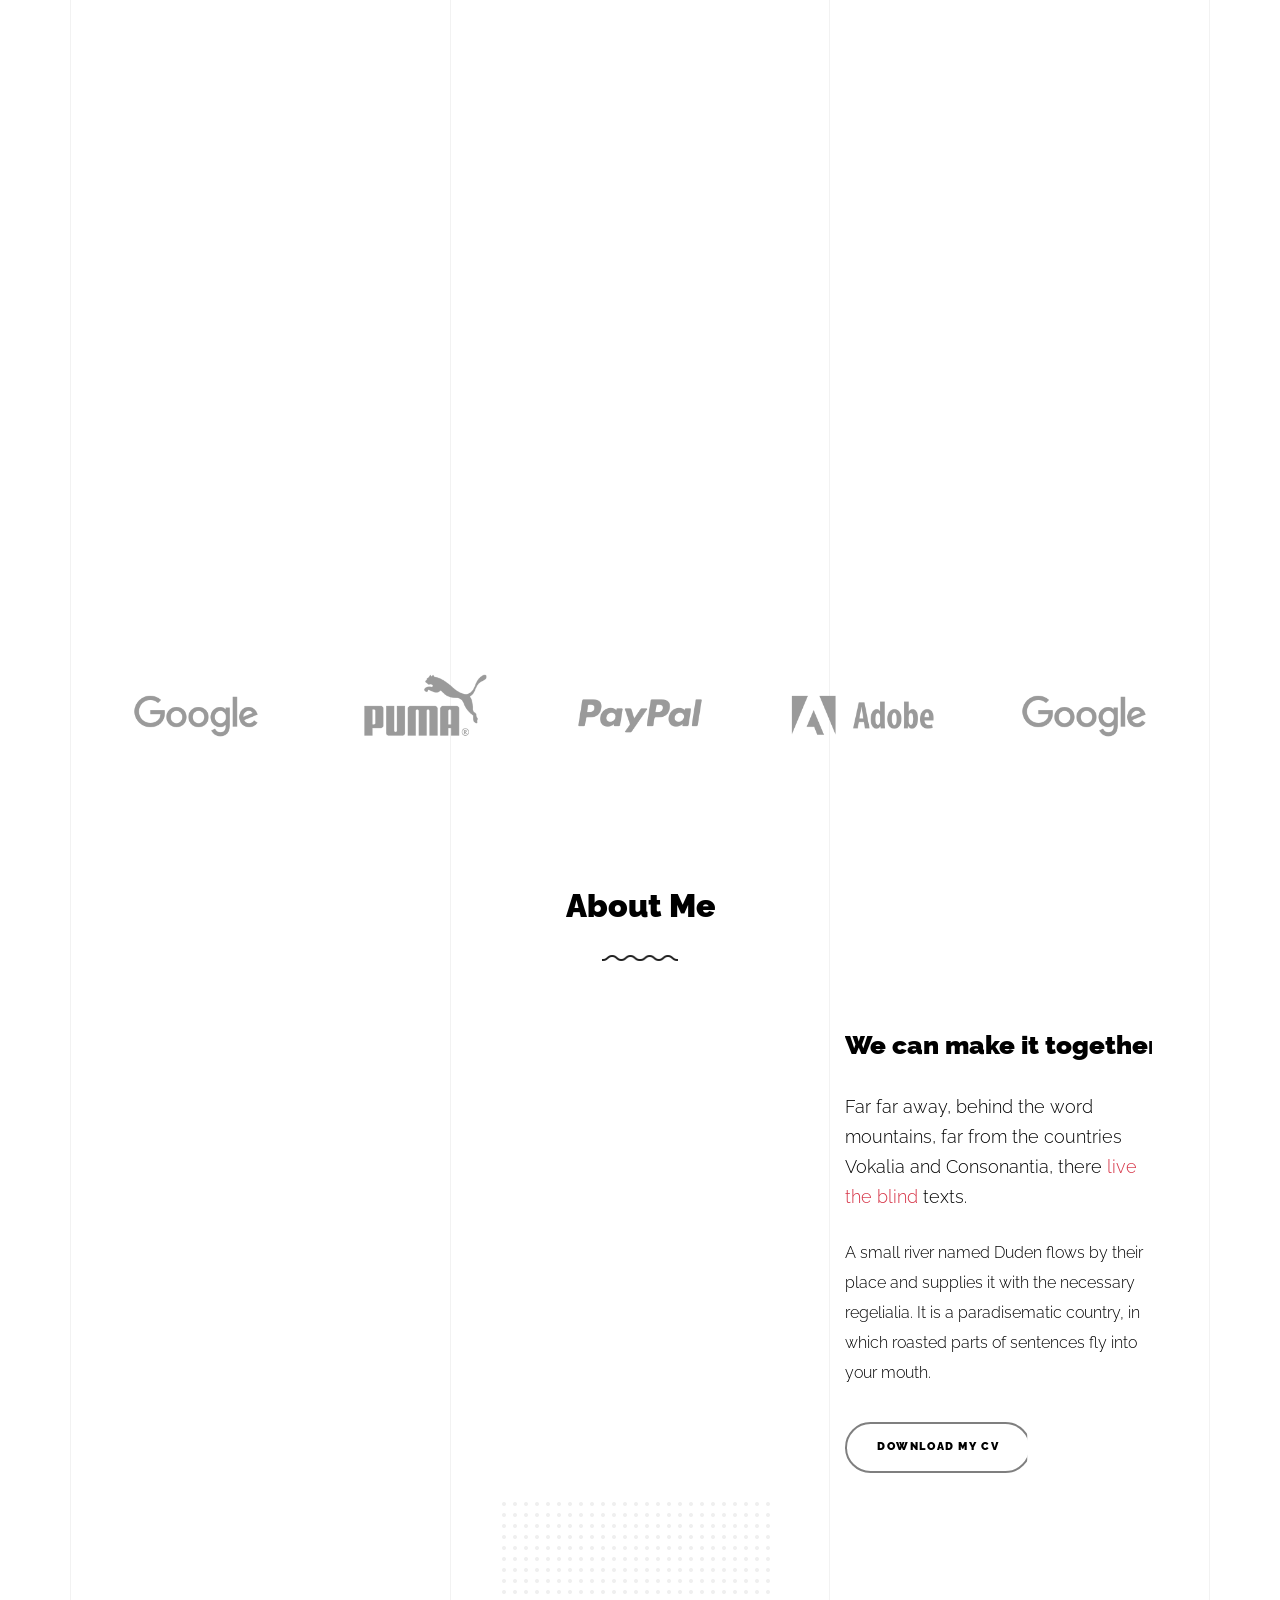
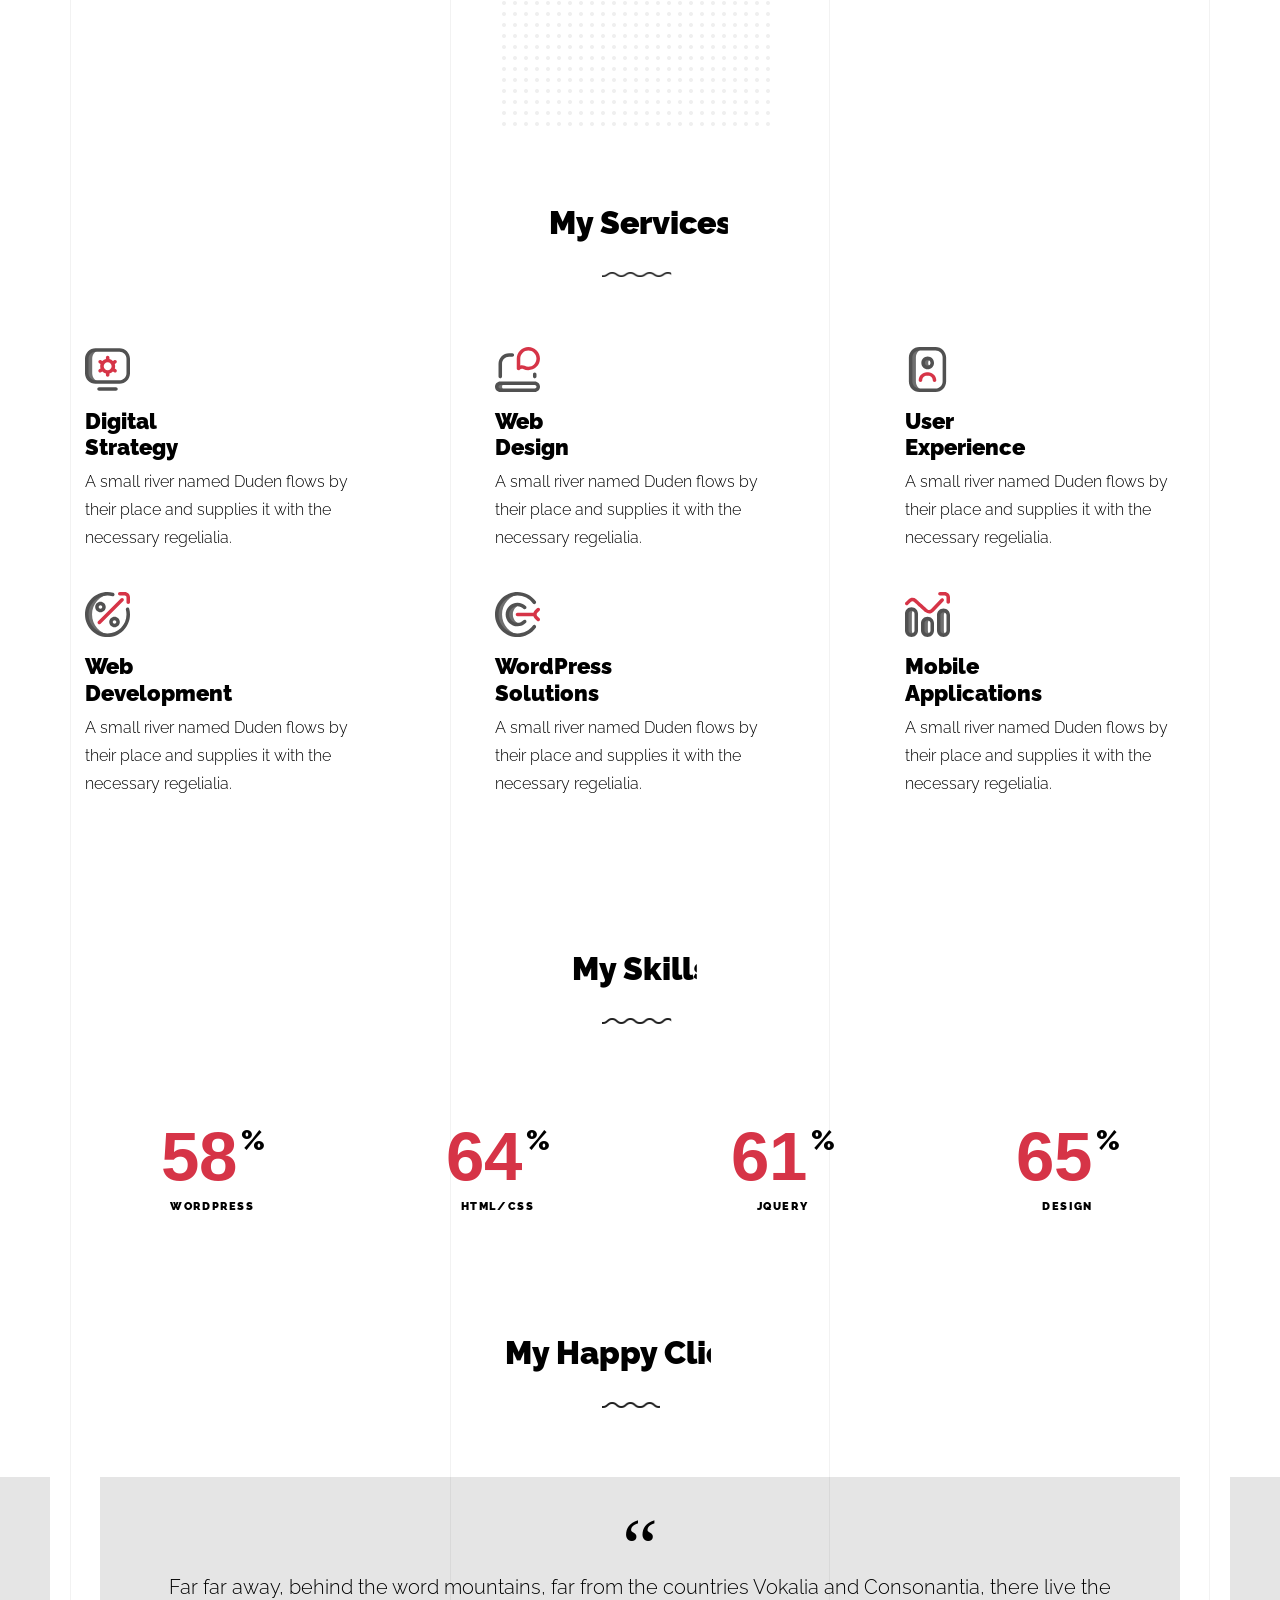
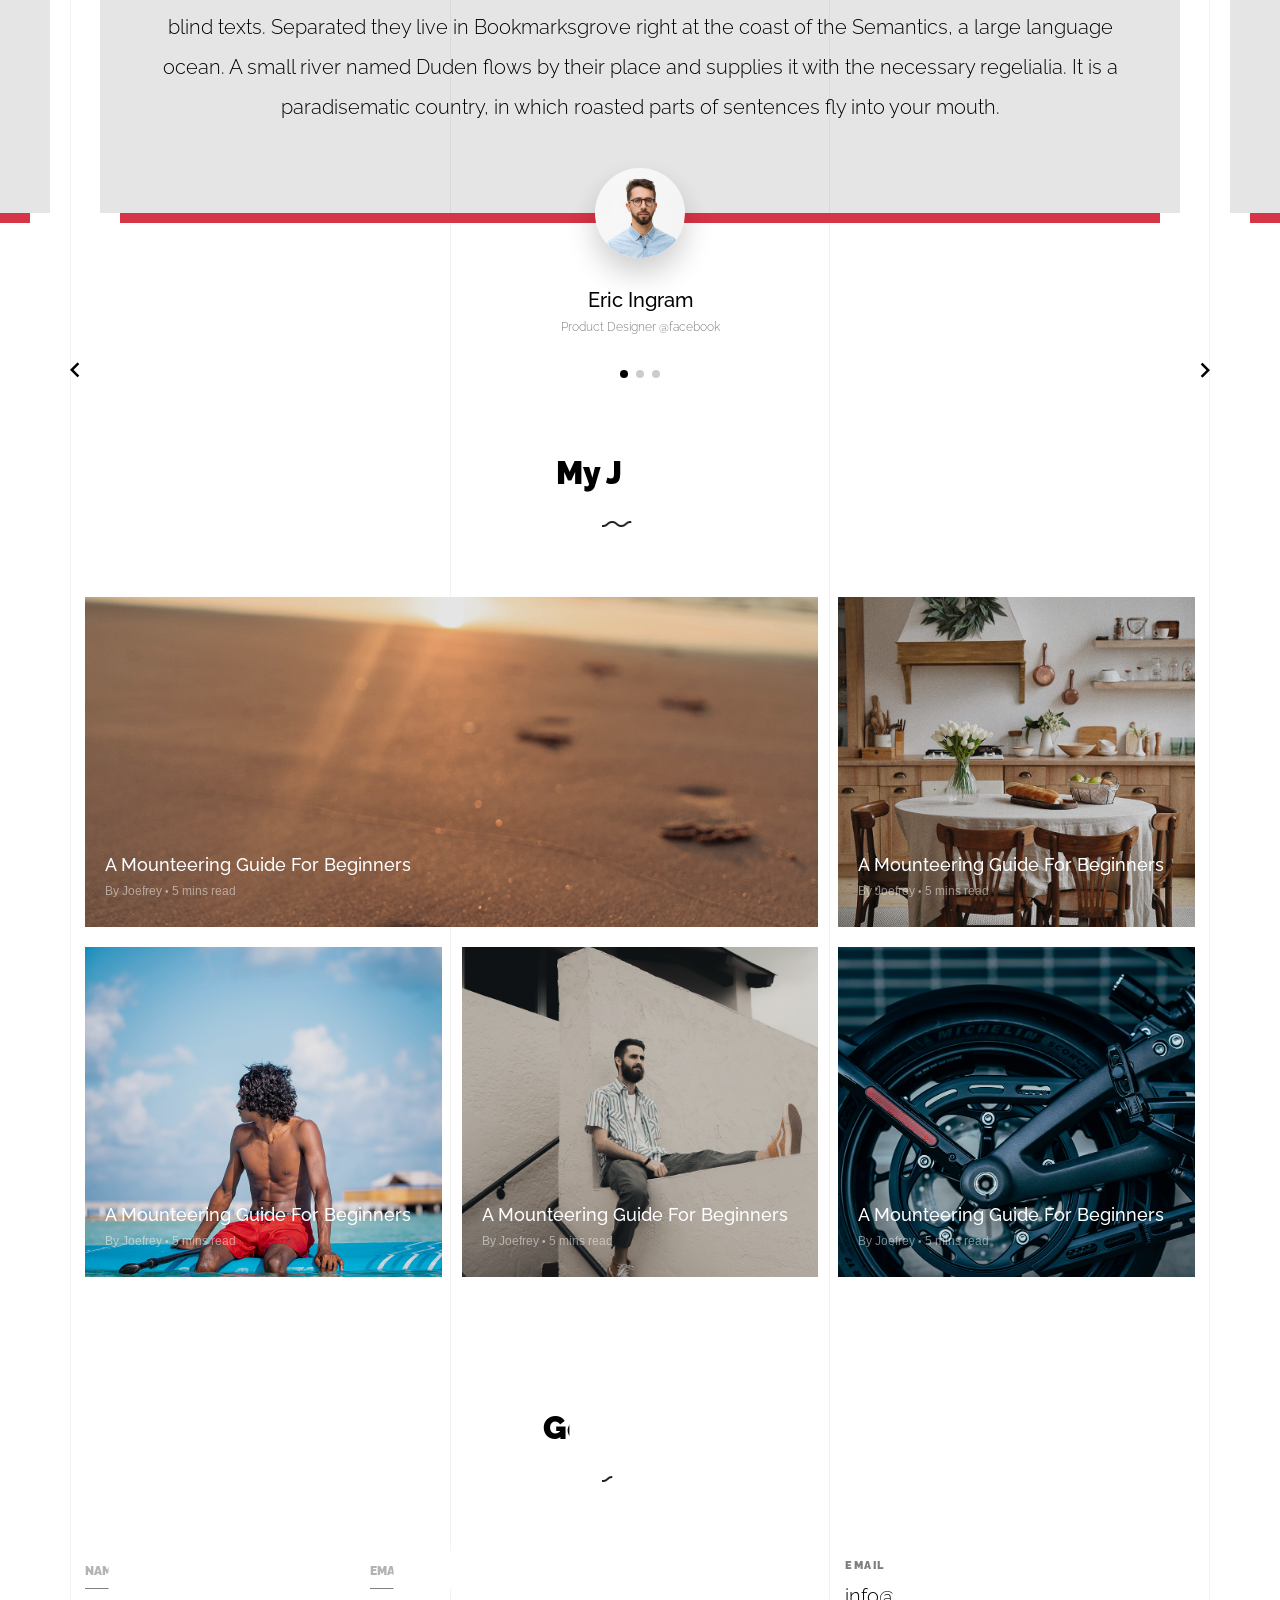
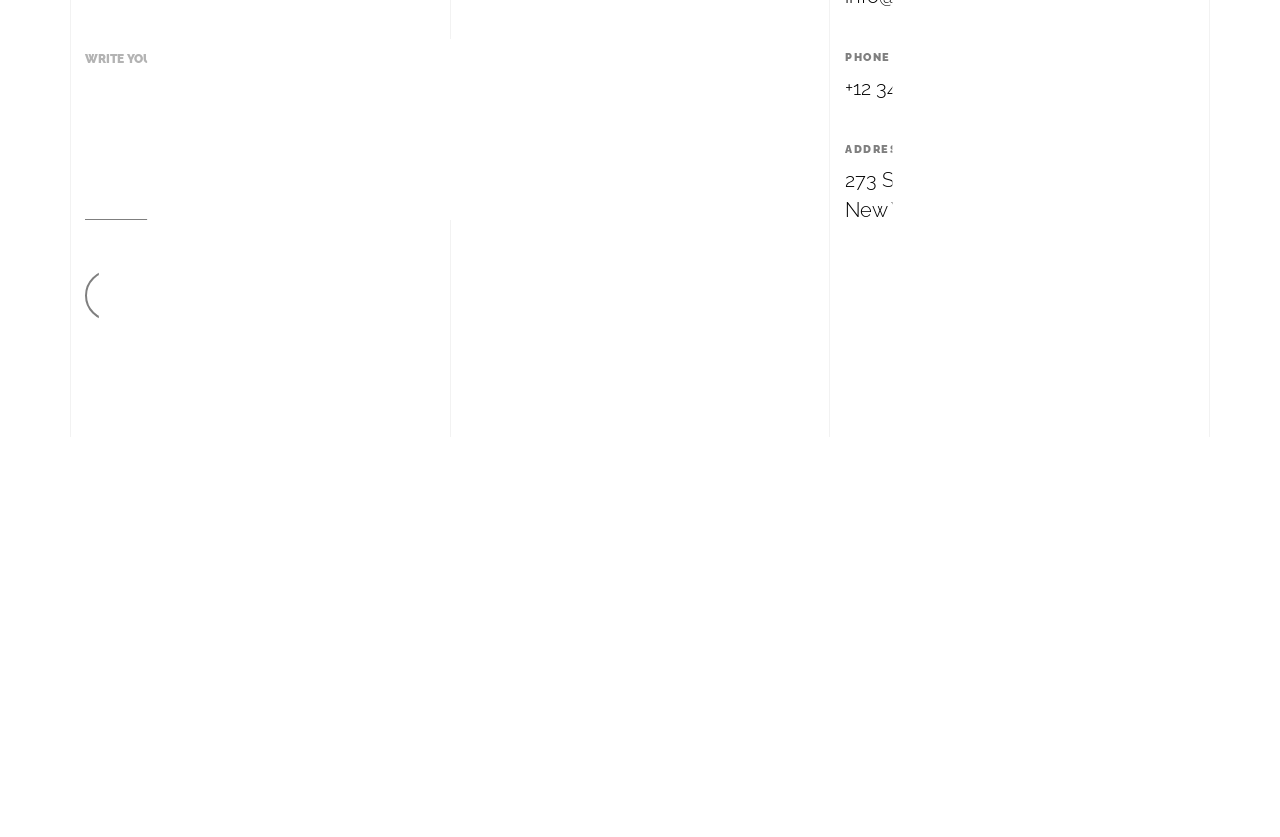
<file: light/index-video.html>
<!doctype html>
<html lang="en">
  <head>
    <title>Unfold &mdash; A onepage portfolio HTML template by Unslate.co</title>
    <meta charset="utf-8">
    <meta name="viewport" content="width=device-width, initial-scale=1, shrink-to-fit=no">
    
    <meta name="description" content="A onepage portfolio HTML template by Unslate.co">
    <meta name="keywords" content="html, css, javascript, jquery">
    <meta name="author" content="Unslate.co">

    <link rel="stylesheet" href="css/vendor/icomoon/style.css">
    <link rel="stylesheet" href="css/vendor/owl.carousel.min.css">
    <link rel="stylesheet" href="css/vendor/aos.css">
    <link rel="stylesheet" href="css/vendor/animate.min.css">
    <link rel="stylesheet" href="css/vendor/bootstrap.min.css">
    <link rel="stylesheet" href="css/vendor/jquery.fancybox.min.css">
    

    <!-- Theme Style -->
    <link rel="stylesheet" href="css/style.css">

  </head>
  <body data-spy="scroll" data-target=".site-nav-target" data-offset="200">

    <nav class="unslate_co--site-mobile-menu">
      <div class="close-wrap d-flex">
        <a href="#" class="d-flex ml-auto js-menu-toggle">
          <span class="close-label">Close</span>
          <div class="close-times">
            <span class="bar1"></span>
            <span class="bar2"></span>
          </div>
        </a>
      </div>
      <div class="site-mobile-inner"></div>
    </nav>


    <div class="unslate_co--site-wrap">

      <div class="unslate_co--site-inner">

        <div class="lines-wrap">
          <div class="lines-inner">
            <div class="lines"></div>
          </div>
        </div>
        <!-- END lines -->
      
      <nav class="unslate_co--site-nav site-nav-target">

        <div class="container">
        
          <div class="row align-items-center justify-content-between text-left">
            <div class="col-md-5 text-right">
              <ul class="site-nav-ul js-clone-nav text-left d-none d-lg-inline-block">
                <li class="has-children">
                  <a href="#home-section" class="nav-link">Home</a>
                  <ul class="dropdown">
                    <li>
                      <a href="index.html">Hero Image BG</a>
                    </li>
                    <li>
                      <a href="index-video.html">Video BG</a>
                    </li>
                    <li>
                      <a href="index-hero-slider.html">Hero Slider</a>
                    </li>
                    <li>
                      <a href="index-sidebar-menu.html">Sidebar Menu</a>
                    </li>
                    <li>
                      <a href="index-right-menu.html">Right Menu</a>
                    </li>
                  </ul>
                </li>
                <li><a href="#portfolio-section" class="nav-link">Portfolio</a></li>
                <li><a href="#about-section" class="nav-link">About</a></li>
                <li><a href="#services-section" class="nav-link">Services</a></li>
              </ul>
            </div>
            <div class="site-logo pos-absolute">
              <a href="index-video.html" class="unslate_co--site-logo">Unfold<span>.</span></a>
            </div>
            <div class="col-md-5 text-right text-lg-left">
              <ul class="site-nav-ul js-clone-nav text-left d-none d-lg-inline-block">
                <li><a href="#skills-section" class="nav-link">Skills</a></li>
                <li><a href="#testimonial-section" class="nav-link">Testimonial</a></li>
                <li><a href="#journal-section" class="nav-link">Journal</a></li>
                <li><a href="#contact-section" class="nav-link">Contact</a></li>
              </ul>

              <ul class="site-nav-ul-none-onepage text-right d-inline-block d-lg-none">
                <li><a href="#" class="js-menu-toggle">Menu</a></li>
              </ul>

            </div>
          </div>
        </div>

      </nav>
      <!-- END nav -->

      <div class="cover-v1 overlay jarallax-video" id="home-section">
        <div class="container">
          <div class="row align-items-center">
              
            <div class="col-md-7 mx-auto text-center">
              <h1 class="heading gsap-reveal-hero text-white">Unfold</h1>
              <h2 class="subheading gsap-reveal-hero text-white">I’m Eric Woodman A Product Designer Based In San Francisco</h2>
            </div>

          </div>
        </div>


        <!-- dov -->
        <a href="#portfolio-section" class="mouse-wrap smoothscroll">
          <span class="mouse">
            <span class="scroll"></span>
          </span>
          <span class="mouse-label">Scroll</span>
        </a>

      </div>
      <!-- END .cover-v1 -->


      <div class="unslate_co--section" id="portfolio-section">
        <div class="container">
          
          
          <div class="relative"><div class="loader-portfolio-wrap"><div class="loader-portfolio dark"></div></div> </div>
          <div id="portfolio-single-holder"></div>

          <div class="portfolio-wrapper">

            <div class="d-flex align-items-center mb-4 gsap-reveal gsap-reveal-filter">
              <h2 class="mr-auto heading-h2">Portfolio</h2>
              
              <a href="#" class="text-black js-filter d-inline-block d-lg-none">Filter</a>
              
              <div class="filter-wrap">
                <div class="filter ml-auto" id="filters">
                  <a href="#" class="active" data-filter="*">All</a>
                  <a href="#" data-filter=".web">Web</a>
                  <a href="#" data-filter=".branding">Branding</a>
                  <a href="#" data-filter=".illustration">Illustration</a>
                  <a href="#" data-filter=".packaging">Packaging</a>
                </div>
              </div>
            </div>


            
            <div id="posts" class="row gutter-isotope-item">
              <div class="item web branding col-sm-6 col-md-6 col-lg-4 isotope-mb-2">
                <a href="portfolio-single-1.html" class="portfolio-item ajax-load-page isotope-item gsap-reveal-img" data-id="1">
                    <div class="overlay">
                      <span class="wrap-icon icon-link2"></span>
                      <div class="portfolio-item-content">
                        <h3>Shoe Rebranding</h3>
                        <p>web, branding</p>
                      </div>
                    </div>
                    <img src="images/work_1_md.jpg" class="lazyload  img-fluid" alt="Images" />
                  </a>
              </div>
              <div class="item branding packaging illustration col-sm-6 col-md-6 col-lg-4 isotope-mb-2 ">
                <a href="portfolio-single-3.html" class="portfolio-item ajax-load-page item-portrait isotope-item gsap-reveal-img" data-id="3">
                    <div class="overlay">
                      <span class="wrap-icon icon-link2"></span>
                      <div class="portfolio-item-content">
                        <h3>Reworking</h3>
                        <p>branding, packaging, illustration</p>
                      </div>
                    </div>
                    <img src="images/work_2_md.jpg" class="lazyload  img-fluid" alt="Images" />
                  </a>
              </div>

              <div class="item branding packaging col-sm-6 col-md-6 col-lg-4 isotope-mb-2">
                <a href="portfolio-single-4.html" class="portfolio-item isotope-item ajax-load-page gsap-reveal-img" data-id="4">
                    <div class="overlay">
                      <span class="wrap-icon icon-link2"></span>
                      <div class="portfolio-item-content">
                        <h3>Modern Building</h3>
                        <p>branding, packaging</p>
                      </div>
                    </div>
                    <img src="images/work_3_md.jpg" class="lazyload  img-fluid" alt="Images" />
                  </a>
              </div>

              <div class="item web packaging col-sm-6 col-md-6 col-lg-4 isotope-mb-2">

                <a href="images/work_4_full.jpg" class="portfolio-item isotope-item gsap-reveal-img" data-fancybox="gallery" data-caption="Watch">
                    <div class="overlay">
                      <span class="wrap-icon icon-photo2"></span>
                      <div class="portfolio-item-content">
                        <h3>Watch</h3>
                        <p>web, packaging</p>
                      </div>
                    </div>
                    <img src="images/work_4_full.jpg" class="lazyload  img-fluid" alt="Images" />
                  </a>

              </div>

              <div class="item illustration packaging col-sm-6 col-md-6 col-lg-4 isotope-mb-2">
                <a href="images/work_5_md.jpg" class="portfolio-item isotope-item gsap-reveal-img" data-fancybox="gallery" data-caption="Shoe Rebranding">
                    <div class="overlay">
                      <span class="wrap-icon icon-photo2"></span>
                      <div class="portfolio-item-content">
                        <h3>Shoe Rebranding</h3>
                        <p>illustration, packaging</p>
                      </div>
                    </div>
                    <img src="images/work_5_md.jpg" class="lazyload  img-fluid" alt="Images" />
                  </a>
              </div>

              <div class="item web branding col-sm-6 col-md-6 col-lg-4 isotope-mb-2">
                <a href="portfolio-single-2.html" class="portfolio-item ajax-load-page item-portrait isotope-item gsap-reveal-img" data-id="2">
                    <div class="overlay">
                      <span class="wrap-icon icon-link2"></span>
                      <div class="portfolio-item-content">
                        <h3>Reshape</h3>
                        <p>web, branding</p>
                      </div>
                    </div>
                    <img src="images/work_6_md.jpg" class="lazyload  img-fluid" alt="Images" />
                  </a>
              </div>

              <div class="item branding packaging col-sm-6 col-md-6 col-lg-4 isotope-mb-2">
                <a href="images/work_7_a_md.jpg" class="portfolio-item item-portrait isotope-item gsap-reveal-img" data-fancybox="gallery" data-caption="Modern Building">
                    <div class="overlay">
                      <span class="wrap-icon icon-photo2"></span>
                      <div class="portfolio-item-content">
                        <h3>Modern Building</h3>
                        <p>branding, packaging</p>
                      </div>
                    </div>
                    <img src="images/work_7_a_md.jpg" class="lazyload  img-fluid" alt="Images" />
                  </a>
              </div>

              <div class="item web branding col-sm-6 col-md-6 col-lg-4 isotope-mb-2">
                <a href="https://www.youtube.com/watch?v=mwtbEGNABWU" class="portfolio-item isotope-item gsap-reveal-img" data-fancybox="gallery" data-caption="Showreel 2019">
                    <div class="overlay">
                      <span class="wrap-icon icon-play_circle_filled"></span>
                      <div class="portfolio-item-content">
                        <h3>Showreel 2019</h3>
                        <p>web, branding</p>
                      </div>
                    </div>
                    <img src="images/work_8_md.jpg" class="lazyload  img-fluid" alt="Images" />
                  </a>
              </div>

              <div class="item web illustration col-sm-6 col-md-6 col-lg-4 isotope-mb-2">
                <a href="images/work_9_a_md.jpg" class="portfolio-item isotope-item gsap-reveal-img" data-fancybox="gallery" data-caption="Render Packaging">
                    <div class="overlay">
                      <span class="wrap-icon icon-photo2"></span>
                      <div class="portfolio-item-content">
                        <h3>Render Packaging</h3>
                        <p>web, illustration</p>
                      </div>
                    </div>
                    <img src="images/work_9_a_md.jpg" class="lazyload  img-fluid" alt="Images" />
                  </a>
              </div>

            </div>
            
          </div>


        </div>
      </div>


      <div class="unslate_co--section">
        <div class="container">
          <div class="owl-carousel logo-slider">
            <div class="logo-v1 gsap-reveal">
              <img src="images/logo-google.png" alt="Image" class="img-fluid">
            </div>
            <div class="logo-v1 gsap-reveal">
              <img src="images/logo-puma.png" alt="Image" class="img-fluid">
            </div>
            <div class="logo-v1 gsap-reveal">
              <img src="images/logo-paypal.png" alt="Image" class="img-fluid">
            </div>
            <div class="logo-v1 gsap-reveal">
              <img src="images/logo-adobe.png" alt="Image" class="img-fluid">
            </div>
          </div>
        </div>
      </div>



      <div class="unslate_co--section" id="about-section">
        <div class="container">
          
          <div class="section-heading-wrap text-center mb-5">
            <h2 class="heading-h2 text-center divider"><span class="gsap-reveal">About Me</span></h2>
            <span class="gsap-reveal"><img src="images/divider.png" alt="divider" width="76"></span>
          </div>
          

          <div class="row mt-5 justify-content-between">
            <div class="col-lg-7 mb-5 mb-lg-0" data-aos="fade-up">
              <figure class="dotted-bg gsap-reveal-img">
                <img src="images/about_me_pic.jpg" alt="Image" class="img-fluid">
              </figure>
            </div>
            <div class="col-lg-4 pr-lg-5">
              <h3 class="mb-4 heading-h3"><span class="gsap-reveal">We can make it together</span></h3>
              <p class="lead gsap-reveal">Far far away, behind the word mountains, far from the countries Vokalia and Consonantia, there <a href="#">live the blind</a> texts. </p>
              <p class="mb-4 gsap-reveal">A small river named Duden flows by their place and supplies it with the necessary regelialia. It is a paradisematic country, in which roasted parts of sentences fly into your mouth.</p>
              <p class="gsap-reveal"><a href="#" class="btn btn-outline-pill btn-custom-light">Download my CV</a></p>
            </div>
          </div>
        </div>
      </div>

      <div class="unslate_co--section" id="services-section">
        <div class="container">

          <div class="section-heading-wrap text-center mb-5">
            <h2 class="heading-h2 text-center divider"><span class="gsap-reveal">My Services</span></h2>
            <span class="gsap-reveal"><img src="images/divider.png" alt="divider" width="76"></span>
          </div>

          <div class="row gutter-v3">
            <div class="col-md-6 col-lg-4 mb-4">
              <div class="feature-v1" data-aos="fade-up" data-aos-delay="0">
                <div class="wrap-icon mb-3">
                  <img src="images/svg/001-options.svg" alt="Image" width="45">
                </div>
                <h3>Digital <br> Strategy</h3>
                <p>A small river named Duden flows by their place and supplies it with the necessary regelialia. </p>
              </div> 
            </div>
            <div class="col-md-6 col-lg-4 mb-4">
              <div class="feature-v1" data-aos="fade-up" data-aos-delay="100">
                <div class="wrap-icon mb-3">
                  <img src="images/svg/002-chat.svg" alt="Icon" width="45">
                </div>
                <h3>Web <br> Design</h3>
                <p>A small river named Duden flows by their place and supplies it with the necessary regelialia. </p>
              </div> 
            </div>
            <div class="col-md-6 col-lg-4 mb-4">
              <div class="feature-v1" data-aos="fade-up" data-aos-delay="200">
                <div class="wrap-icon mb-3">
                  <img src="images/svg/003-contact-book.svg" alt="Image" class="img-fluid" width="45">
                </div>
                <h3>User <br> Experience</h3>
                <p>A small river named Duden flows by their place and supplies it with the necessary regelialia. </p>
              </div> 
            </div>

            <div class="col-md-6 col-lg-4 mb-4">
              <div class="feature-v1" data-aos="fade-up" data-aos-delay="0">
                <div class="wrap-icon mb-3">
                  <img src="images/svg/004-percentage.svg" alt="Image" width="45">
                </div>
                <h3>Web <br> Development</h3>
                <p>A small river named Duden flows by their place and supplies it with the necessary regelialia. </p>
              </div> 
            </div>
            <div class="col-md-6 col-lg-4 mb-4">
              <div class="feature-v1" data-aos="fade-up" data-aos-delay="100">
                <div class="wrap-icon mb-3">
                  <img src="images/svg/006-goal.svg" alt="Image" width="45">
                </div>
                <h3>WordPress <br> Solutions</h3>
                <p>A small river named Duden flows by their place and supplies it with the necessary regelialia. </p>
              </div> 
            </div>
            <div class="col-md-6 col-lg-4 mb-4">
              <div class="feature-v1" data-aos="fade-up" data-aos-delay="200">
                <div class="wrap-icon mb-3">
                  <img src="images/svg/005-line-chart.svg" alt="Image" width="45">
                </div>
                <h3>Mobile <br> Applications</h3>
                <p>A small river named Duden flows by their place and supplies it with the necessary regelialia. </p>
              </div> 
            </div>

          </div>

        </div>
      </div>

      <div class="unslate_co--section section-counter" id="skills-section">
        <div class="container">
          <div class="section-heading-wrap text-center mb-5">
            <h2 class="heading-h2 text-center divider"><span class="gsap-reveal">My Skills</span></h2>
            <span class="gsap-reveal"><img src="images/divider.png" alt="divider" width="76"></span>
          </div>


          <div class="row pt-5">
            <div class="col-6 col-sm-6 mb-5 mb-lg-0 col-md-6 col-lg-3" data-aos="fade-up" data-aos-delay="0">
              <div class="counter-v1 text-center">
                <span class="number-wrap">
                  <span class="number number-counter" data-number="90">0</span>
                  <span class="append-text">%</span>
                </span>
                <span class="counter-label">WordPress</span>
              </div>
            </div>
            <div class="col-6 col-sm-6 mb-5 mb-lg-0 col-md-6 col-lg-3" data-aos="fade-up" data-aos-delay="100">
              <div class="counter-v1 text-center">
                <span class="number-wrap">
                  <span class="number number-counter" data-number="99">0</span>
                  <span class="append-text">%</span>
                </span>
                <span class="counter-label">HTML/CSS</span>
              </div>
            </div>
            <div class="col-6 col-sm-6 mb-5 mb-lg-0 col-md-6 col-lg-3" data-aos="fade-up" data-aos-delay="200">
              <div class="counter-v1 text-center">
                <span class="number-wrap">
                  <span class="number number-counter" data-number="95">0</span>
                  <span class="append-text">%</span>
                </span>
                <span class="counter-label">jQuery</span>
              </div>
            </div>
            <div class="col-6 col-sm-6 mb-5 mb-lg-0 col-md-6 col-lg-3" data-aos="fade-up" data-aos-delay="300">
              <div class="counter-v1 text-center">
                <span class="number-wrap">
                  <span class="number number-counter" data-number="100">0</span>
                  <span class="append-text">%</span>
                </span>
                <span class="counter-label">Design</span>
              </div>
            </div>
          </div>
        </div>
      </div>
      <!-- END .counter -->

      <div class="unslate_co--section" id="testimonial-section">
        <div class="container">
          <div class="section-heading-wrap text-center mb-5">
            <h2 class="heading-h2 text-center divider"><span class="gsap-reveal">My Happy Clients</span></h2>
            <span class="gsap-reveal"><img src="images/divider.png" alt="divider" width="76"></span>
          </div>
        </div>

        <div class="owl-carousel testimonial-slider">
          <div>
            <div class="testimonial-v1">
              <div class="testimonial-inner-bg">
                <span class="quote">&ldquo;</span>
                <blockquote>
                  Far far away, behind the word mountains, far from the countries Vokalia and Consonantia, there live the blind texts. Separated they live in Bookmarksgrove right at the coast of the Semantics, a large language ocean. A small river named Duden flows by their place and supplies it with the necessary regelialia. It is a paradisematic country, in which roasted parts of sentences fly into your mouth.
                </blockquote>
              </div>
              
              <div class="testimonial-author-info">
                <img src="images/person_man_1.jpg" alt="Image">
                <h3>Eric Ingram</h3>
                <span class="d-block position">Product Designer @facebook</span>
              </div>

            </div>
          </div>
          <div>
            <div class="testimonial-v1">
              <div class="testimonial-inner-bg">
                <span class="quote">&ldquo;</span>
                <blockquote>
                  Far far away, behind the word mountains, far from the countries Vokalia and Consonantia, there live the blind texts. Separated they live in Bookmarksgrove right at the coast of the Semantics, a large language ocean. A small river named Duden flows by their place and supplies it with the necessary regelialia. It is a paradisematic country, in which roasted parts of sentences fly into your mouth.
                </blockquote>
              </div>
              
              <div class="testimonial-author-info">
                <img src="images/person_man_2.jpg" alt="Image">
                <h3>Ryan Mullins</h3>
                <span class="d-block position">Product Designer @Shopify</span>
              </div>

            </div>
          </div>
          <div>
            <div class="testimonial-v1">
              <div class="testimonial-inner-bg">
                <span class="quote">&ldquo;</span>
                <blockquote>
                  Far far away, behind the word mountains, far from the countries Vokalia and Consonantia, there live the blind texts. Separated they live in Bookmarksgrove right at the coast of the Semantics, a large language ocean. A small river named Duden flows by their place and supplies it with the necessary regelialia. It is a paradisematic country, in which roasted parts of sentences fly into your mouth.
                </blockquote>
              </div>
              
              <div class="testimonial-author-info">
                <img src="images/person_woman_1.jpg" alt="Image">
                <h3>Erica Miller</h3>
                <span class="d-block position">Product Designer @Twitter</span>
              </div>

            </div>
          </div>
        </div>

      </div>
      <!-- END testimonial -->

      <div class="unslate_co--section" id="journal-section">
        <div class="container">
          <div class="section-heading-wrap text-center mb-5">
            <h2 class="heading-h2 text-center divider"><span class="gsap-reveal">My Journal</span></h2>
            <span class="gsap-reveal"><img src="images/divider.png" alt="divider" width="76"></span>
          </div>

          
          <div class="row gutter-v4 align-items-stretch">
            <div class="col-sm-6 col-md-6 col-lg-8 blog-post-entry" data-aos="fade-up" data-aos-delay="0">

              <a href="blog-single.html" class="grid-item blog-item w-100 h-100">
                <div class="overlay">
                  <div class="portfolio-item-content">
                    <h3>A Mounteering Guide For Beginners</h3>
                    <p class="post-meta">By Joefrey <span class="small">&bullet;</span> 5 mins read</p>
                  </div>
                </div>
                <img src="images/post_1.jpg" class="lazyload" alt="Image" />
              </a>


            </div>
            <div class="col-sm-6 col-md-6 col-lg-4 blog-post-entry" data-aos="fade-up" data-aos-delay="100">
              <a href="blog-single.html" class="grid-item blog-item w-100 h-100">
                <div class="overlay">
                  <div class="portfolio-item-content">
                    <h3>A Mounteering Guide For Beginners</h3>
                    <p class="post-meta">By Joefrey <span class="small">&bullet;</span> 5 mins read</p>
                  </div>
                </div>
                <img src="images/post_2.jpg" class="lazyload" alt="Image" />
              </a>
            </div>


            <div class="col-sm-6 col-md-6 col-lg-4 blog-post-entry" data-aos="fade-up" data-aos-delay="0">

              <a href="blog-single.html" class="grid-item blog-item w-100 h-100">
                <div class="overlay">
                  <div class="portfolio-item-content">
                    <h3>A Mounteering Guide For Beginners</h3>
                    <p class="post-meta">By Joefrey <span class="small">&bullet;</span> 5 mins read</p>
                  </div>
                </div>
                <img src="images/post_3.jpg" class="lazyload" alt="Image" />
              </a>


            </div>
            <div class="col-sm-6 col-md-6 col-lg-4 blog-post-entry" data-aos="fade-up" data-aos-delay="100">
              <a href="blog-single.html" class="grid-item blog-item w-100 h-100">
                <div class="overlay">
                  <div class="portfolio-item-content">
                    <h3>A Mounteering Guide For Beginners</h3>
                    <p class="post-meta">By Joefrey <span class="small">&bullet;</span> 5 mins read</p>
                  </div>
                </div>
                <img src="images/post_4.jpg" class="lazyload" alt="Image" />
              </a>
            </div>

            <div class="col-sm-6 col-md-6 col-lg-4 blog-post-entry" data-aos="fade-up" data-aos-delay="200">
              <a href="blog-single.html" class="grid-item blog-item w-100 h-100">
                <div class="overlay">
                  <div class="portfolio-item-content">
                    <h3>A Mounteering Guide For Beginners</h3>
                    <p class="post-meta">By Joefrey <span class="small">&bullet;</span> 5 mins read</p>
                  </div>
                </div>
                <img src="images/post_5.jpg" class="lazyload" alt="Image" />
              </a>
            </div>


          </div>

        </div>
      </div>
      <!-- END blog posts -->


      <div class="unslate_co--section" id="contact-section">
        <div class="container">
          <div class="section-heading-wrap text-center mb-5">
            <h2 class="heading-h2 text-center divider"><span class="gsap-reveal">Get In Touch</span></h2>
            <span class="gsap-reveal"><img src="images/divider.png" alt="divider" width="76"></span>
          </div>


          <div class="row justify-content-between">
            
            <div class="col-md-6">
              <form method="post" class="form-outline-style-v1" id="contactForm">
                <div class="form-group row mb-0">

                  <div class="col-lg-6 form-group gsap-reveal">
                    <label for="name">Name</label>
                    <input name="name" type="text" class="form-control" id="name">
                  </div>
                  <div class="col-lg-6 form-group gsap-reveal">
                    <label for="email">Email</label>
                    <input name="email" type="email" class="form-control" id="email">
                  </div>
                  <div class="col-lg-12 form-group gsap-reveal">
                    <label for="message">Write your message...</label>
                    <textarea name="message" id="message" cols="30" rows="7" class="form-control"></textarea>
                  </div>
                </div>
                <div class="form-group row gsap-reveal">
                    <div class="col-md-12 d-flex align-items-center">
                      <input type="submit" class="btn btn-outline-pill btn-custom-light mr-3" value="Send Message">
                      <span class="submitting"></span>
                    </div>
                  </div>
              </form>
              <div id="form-message-warning" class="mt-4"></div> 
              <div id="form-message-success">
                Your message was sent, thank you!
              </div>

            </div>

            <div class="col-md-4">
              <div class="contact-info-v1">
                <div class="gsap-reveal d-block">
                  <span class="d-block contact-info-label">Email</span>
                  <a href="#" class="contact-info-val">info@unslate.co</a>
                </div>
                <div class="gsap-reveal d-block">
                  <span class="d-block contact-info-label">Phone</span>
                  <a href="#" class="contact-info-val">+12 345 6789 012</a>
                </div>
                <div class="gsap-reveal d-block">
                  <span class="d-block contact-info-label">Address</span>
                  <address class="contact-info-val">273 South Riverview Rd. <br> New York, NY 10011</address>
                </div>
              </div>
            </div>

          </div>
        </div>
      </div>
      </div> 

      <footer class="unslate_co--footer unslate_co--section">
        <div class="container">
          <div class="row justify-content-center">
            <div class="col-md-7">
              
              <div class="footer-site-logo"><a href="#">Unfold<span>.</span></a></div>

              <ul class="footer-site-social">
                <li><a href="#">Facebook</a></li>
                <li><a href="#">Twitter</a></li>
                <li><a href="#">Instagram</a></li>
                <li><a href="#">Dribbble</a></li>
                <li><a href="#">Behance</a></li>
              </ul>

              <p class="site-copyright">
                <small>&copy; 2020 <a href="#">Unfold</a>. All Rights Reserved. Design with <span class="icon-heart text-danger"></span> by <a href="#">Unslate.co</a>.</small>
              </p>

            </div>
          </div>
        </div>
      </footer>

      
    </div>

    <!-- Loader -->
    <div id="unslate_co--overlayer"></div>
    <div class="site-loader-wrap">
      <div class="site-loader dark"></div>
    </div>

    <script src="js/scripts-dist.js"></script>
    <script src="js/main.js"></script>

    <!-- Global site tag (gtag.js) - Google Analytics -->
<script async src="https://www.googletagmanager.com/gtag/js?id=UA-157808202-1"></script>
<script>
  window.dataLayer = window.dataLayer || [];
  function gtag(){dataLayer.push(arguments);}
  gtag('js', new Date());

  gtag('config', 'UA-157808202-1');
</script>

  </body>
</html>
</file>
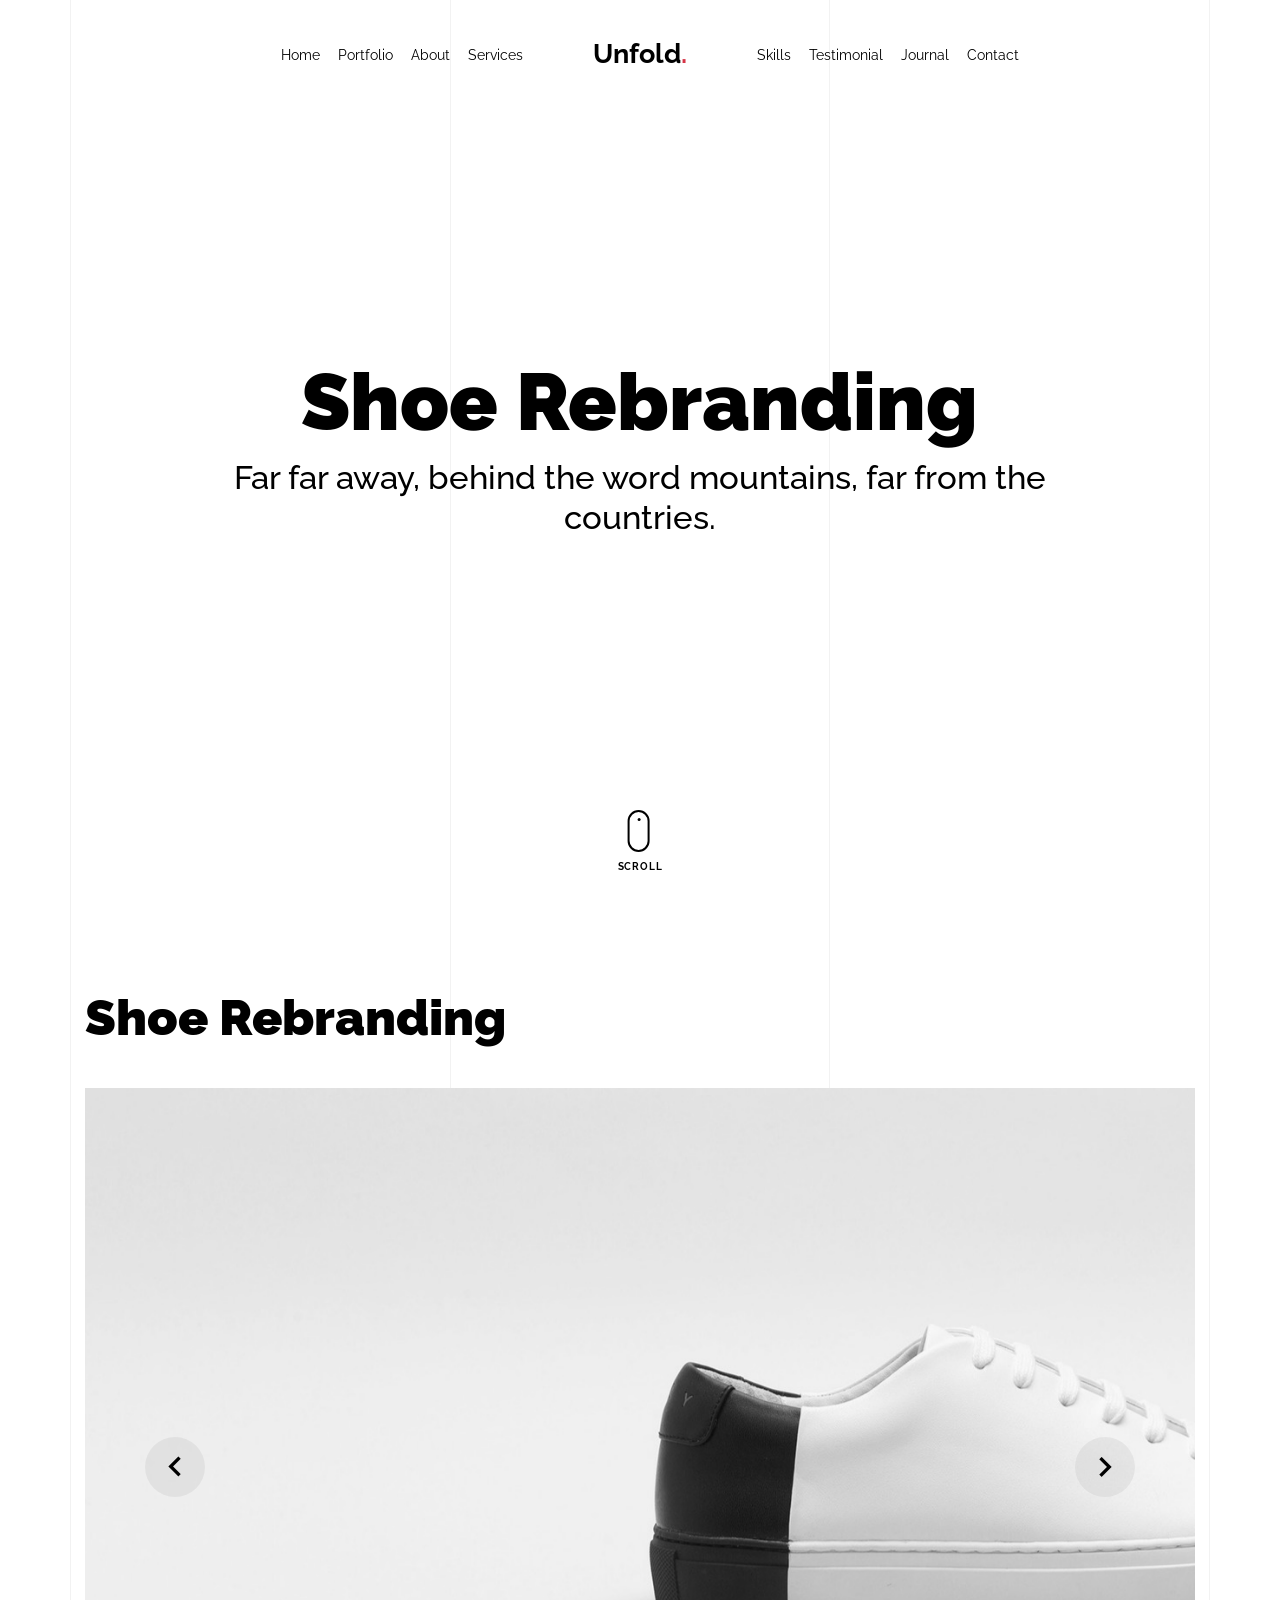
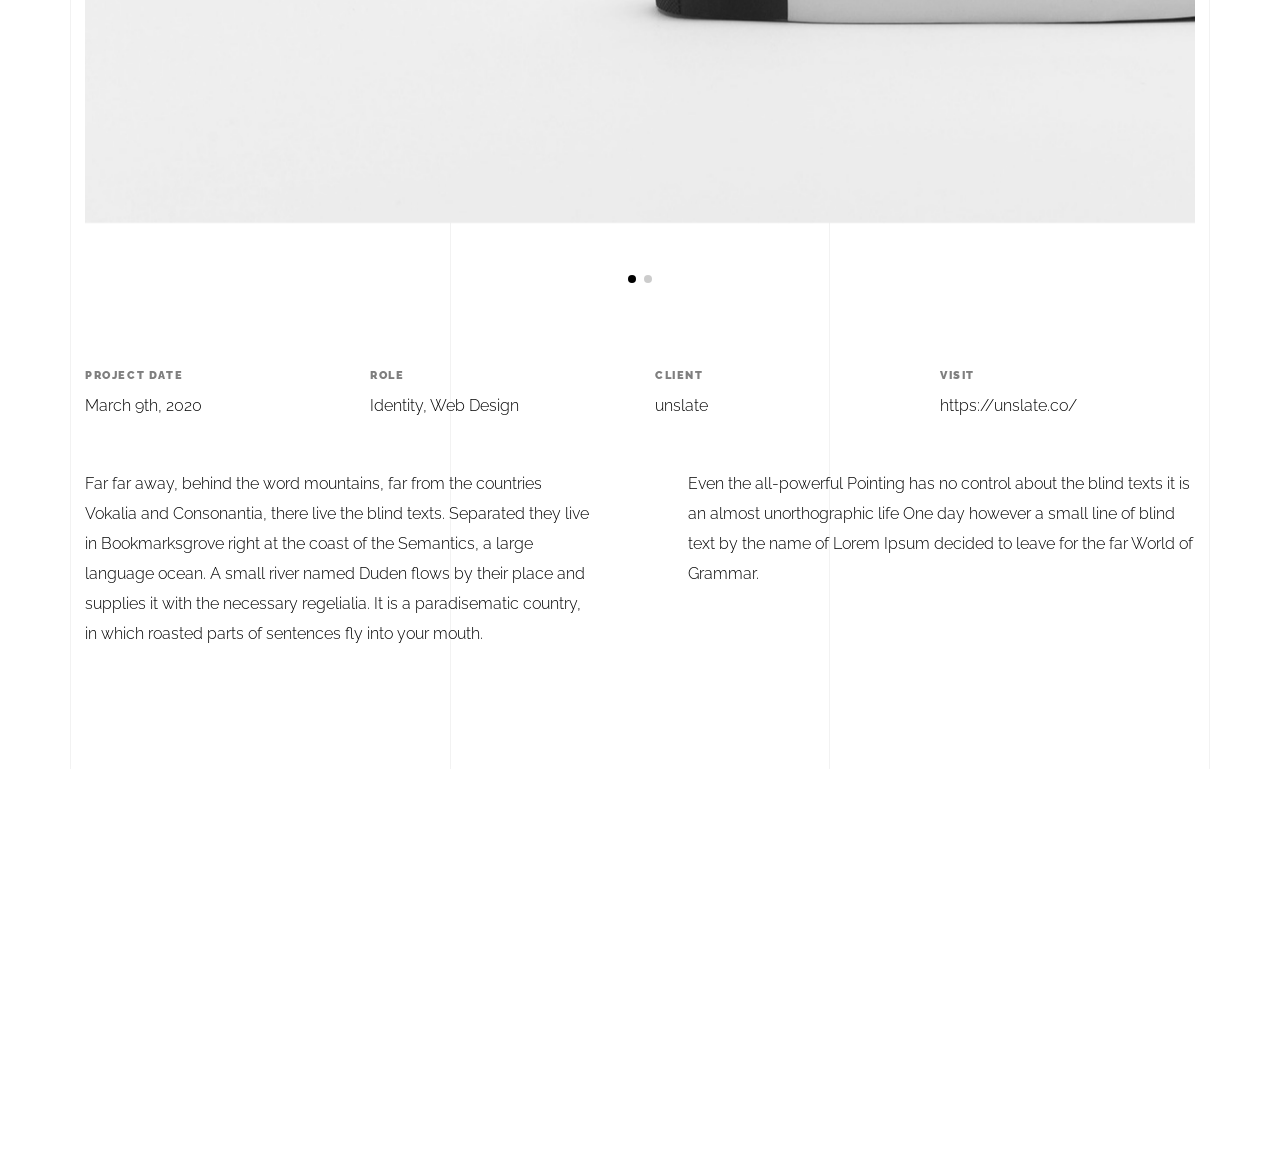
<file: light/portfolio-single-1.html>
<!doctype html>
<html lang="en">

<head>
  <title>Unfold &mdash; A onepage portfolio HTML template by Unslate.co</title>
  <meta charset="utf-8">
  <meta name="viewport" content="width=device-width, initial-scale=1, shrink-to-fit=no">
  
  <meta name="description" content="A onepage portfolio HTML template by Unslate.co">
  <meta name="keywords" content="html, css, javascript, jquery">
  <meta name="author" content="Unslate.co">

  <link rel="stylesheet" href="css/vendor/icomoon/style.css">
  <link rel="stylesheet" href="css/vendor/owl.carousel.min.css">
  <link rel="stylesheet" href="css/vendor/aos.css">
  <link rel="stylesheet" href="css/vendor/animate.min.css">
  <link rel="stylesheet" href="css/vendor/bootstrap.min.css">
  <link rel="stylesheet" href="css/vendor/jquery.fancybox.min.css">

  <!-- Theme Style -->
  <link rel="stylesheet" href="css/style.css">

</head>

<body data-spy="scroll" data-target=".site-nav-target" data-offset="200">

  <nav class="unslate_co--site-mobile-menu">
    <div class="close-wrap d-flex">
      <a href="#" class="d-flex ml-auto js-menu-toggle">
        <span class="close-label">Close</span>
        <div class="close-times">
          <span class="bar1"></span>
          <span class="bar2"></span>
        </div>
      </a>
    </div>
    <div class="site-mobile-inner"></div>
  </nav>

  <div class="unslate_co--site-wrap">

    <div class="unslate_co--site-inner">

      <div class="lines-wrap">
          <div class="lines-inner">
            <div class="lines"></div>
          </div>
        </div>
        <!-- END lines -->

      <nav class="unslate_co--site-nav dark site-nav-target">

        <div class="container">

          <div class="row align-items-center justify-content-between text-left">
            <div class="col-md-5 text-right">
              <ul class="site-nav-ul js-clone-nav text-left d-none d-lg-inline-block">
                <li class="has-children">
                  <a href="index.html#home-section" class="nav-link">Home</a>
                  <ul class="dropdown">
                    <li>
                      <a href="index.html">Hero Image BG</a>
                    </li>
                    <li>
                      <a href="index-video.html">Video BG</a>
                    </li>
                    <li>
                      <a href="index-hero-slider.html">Hero Slider</a>
                    </li>
                    <li>
                      <a href="index-sidebar-menu.html">Sidebar Menu</a>
                    </li>
                    <li>
                      <a href="index-right-menu.html">Right Menu</a>
                    </li>
                  </ul>
                </li>
                <li><a href="index.html#portfolio-section" class="nav-link">Portfolio</a></li>
                <li><a href="index.html#about-section" class="nav-link">About</a></li>
                <li><a href="index.html#services-section" class="nav-link">Services</a></li>
              </ul>
            </div>
            <div class="site-logo pos-absolute">
              <a href="index.html" class="unslate_co--site-logo">Unfold<span>.</span></a>
            </div>
            <div class="col-md-5 text-right text-lg-left">
              <ul class="site-nav-ul js-clone-nav text-left d-none d-lg-inline-block">
                <li><a href="index.html#skills-section" class="nav-link">Skills</a></li>
                <li><a href="index.html#testimonial-section" class="nav-link">Testimonial</a></li>
                <li><a href="index.html#journal-section" class="nav-link">Journal</a></li>
                <li><a href="index.html#contact-section" class="nav-link">Contact</a></li>
              </ul>

              <ul class="site-nav-ul-none-onepage text-right d-inline-block d-lg-none">
                <li><a href="#" class="js-menu-toggle">Menu</a></li>
              </ul>

            </div>
          </div>
        </div>

      </nav>
      <!-- END nav -->

      <div class="cover-v1 jarallax" style="" id="home-section">
        <div class="container">
          <div class="row align-items-center">

            <div class="col-md-10 mx-auto text-center">
              <h1 class="heading" data-aos="fade-up">Shoe Rebranding</h1>
              <h2 class="subheading" data-aos="fade-up" data-aos-delay="100">Far far away, behind the word mountains, far from the countries.</h2>
            </div>

          </div>
        </div>

        <!-- dov -->
        <a href="#portfolio-single-section" class="mouse-wrap dark smoothscroll">
          <span class="mouse">
            <span class="scroll"></span>
          </span>
          <span class="mouse-label">Scroll</span>
        </a>

      </div>
      <!-- END .cover-v1 -->

      <div class="container">
        <div class="portfolio-single-wrap unslate_co--section" id="portfolio-single-section">

          <div class="portfolio-single-inner">
            <h2 class="heading-portfolio-single-h2">Shoe Rebranding</h2>

            <div class="row justify-content-between mb-5">
              <div class="col-12 mb-4">
                <div class="owl-carousel single-slider">
                  <figure class="mb-4">
                    <img src="images/work_1_full.jpg" alt="Image" class="img-fluid">
                  </figure>
                  <figure class="mb-4">
                    <img src="images/work_1_a_full.jpg" alt="Image" class="img-fluid">
                  </figure>
                </div>
              </div>
              <div class="col-12 mb-5">
                <div class="row">
                  <div class="col-sm-6 col-md-6 col-lg-3">
                    <div class="detail-v1">
                      <span class="detail-label">Project Date</span>
                      <span class="detail-val">March 9th, 2020</span>
                    </div>
                  </div>
                  <div class="col-sm-6 col-md-6 col-lg-3">
                    <div class="detail-v1">
                      <span class="detail-label">Role</span>
                      <span class="detail-val"><a href="#">Identity</a>, <a href="#">Web Design</a></span>
                    </div>
                  </div>
                  <div class="col-sm-6 col-md-6 col-lg-3">
                    <div class="detail-v1">
                      <span class="detail-label">Client</span>
                      <span class="detail-val">unslate</span>
                    </div>
                  </div>
                  <div class="col-sm-6 col-md-6 col-lg-3">
                    <div class="detail-v1">
                      <span class="detail-label">Visit</span>
                      <span class="detail-val"><a href="#">https://unslate.co/</a></span>
                    </div>
                  </div>
                </div>
              </div>
              <div class="col-md-6 pr-md-5">
                <p>Far far away, behind the word mountains, far from the countries Vokalia and Consonantia, there live the blind texts. Separated they live in Bookmarksgrove right at the coast of the Semantics, a large language ocean. A small river named Duden flows by their place and supplies it with the necessary regelialia. It is a paradisematic country, in which roasted parts of sentences fly into your mouth.</p>
              </div>
              <div class="col-md-6 pl-md-5">
                <p>Even the all-powerful Pointing has no control about the blind texts it is an almost unorthographic life One day however a small line of blind text by the name of Lorem Ipsum decided to leave for the far World of Grammar.</p>
              </div>
            </div>


          </div>
        </div>
      </div>
    </div>

    <footer class="unslate_co--footer unslate_co--section">
      <div class="container">
        <div class="row justify-content-center">
          <div class="col-md-7">

            <div class="footer-site-logo"><a href="#">Unfold<span>.</span></a></div>

            <ul class="footer-site-social">
              <li><a href="#">Facebook</a></li>
              <li><a href="#">Twitter</a></li>
              <li><a href="#">Instagram</a></li>
              <li><a href="#">Dribbble</a></li>
              <li><a href="#">Behance</a></li>
            </ul>

            <p class="site-copyright">
              <small>&copy; 2020 <a href="#">Unfold</a>. All Rights Reserved. Design with <span class="icon-heart text-danger"></span> by <a href="#">Unslate.co</a>.</small>
            </p>

          </div>
        </div>
      </div>
    </footer>

  </div>

  <!-- Loader -->
  <div id="unslate_co--overlayer"></div>
  <div class="site-loader-wrap">
    <div class="site-loader"></div>
  </div>

  <script src="js/scripts-dist.js"></script>
  <script src="js/main.js"></script>

  <!-- Global site tag (gtag.js) - Google Analytics -->
<script async src="https://www.googletagmanager.com/gtag/js?id=UA-157808202-1"></script>
<script>
  window.dataLayer = window.dataLayer || [];
  function gtag(){dataLayer.push(arguments);}
  gtag('js', new Date());

  gtag('config', 'UA-157808202-1');
</script>

</body>

</html>
</file>
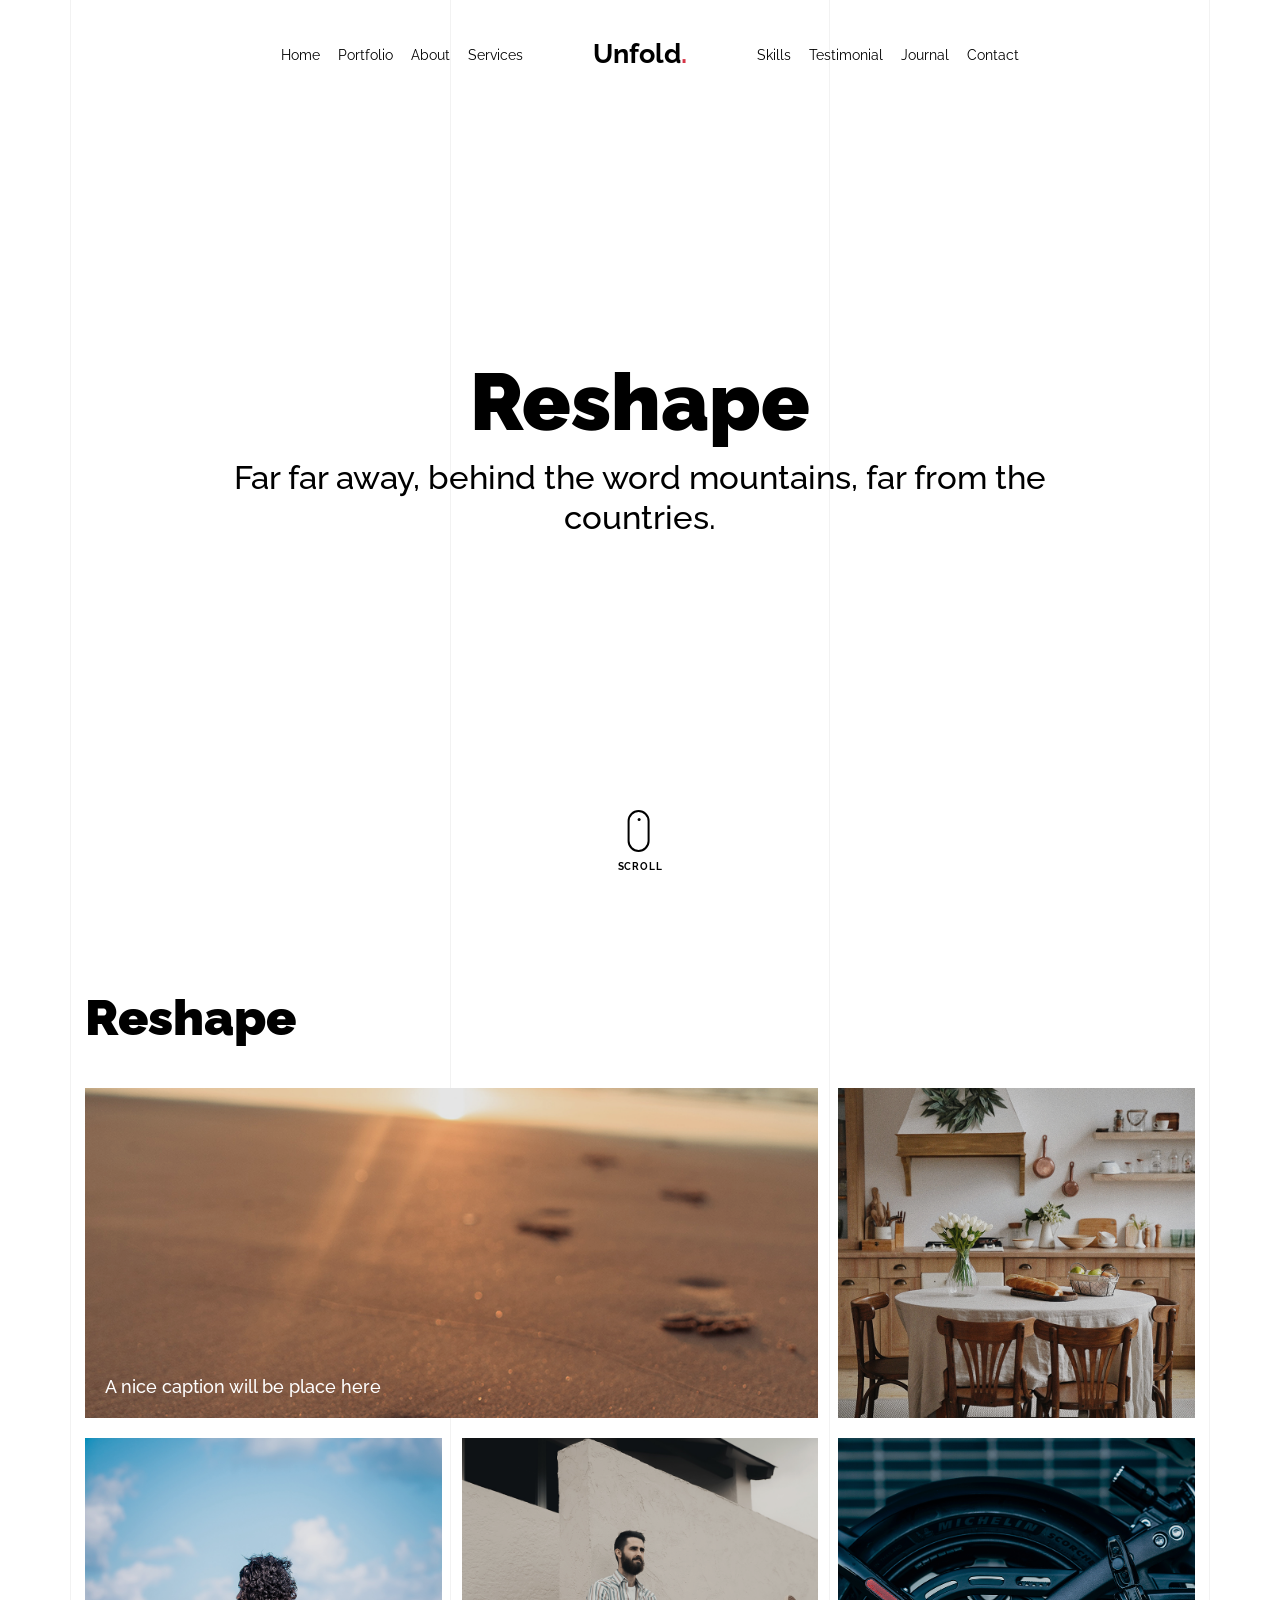
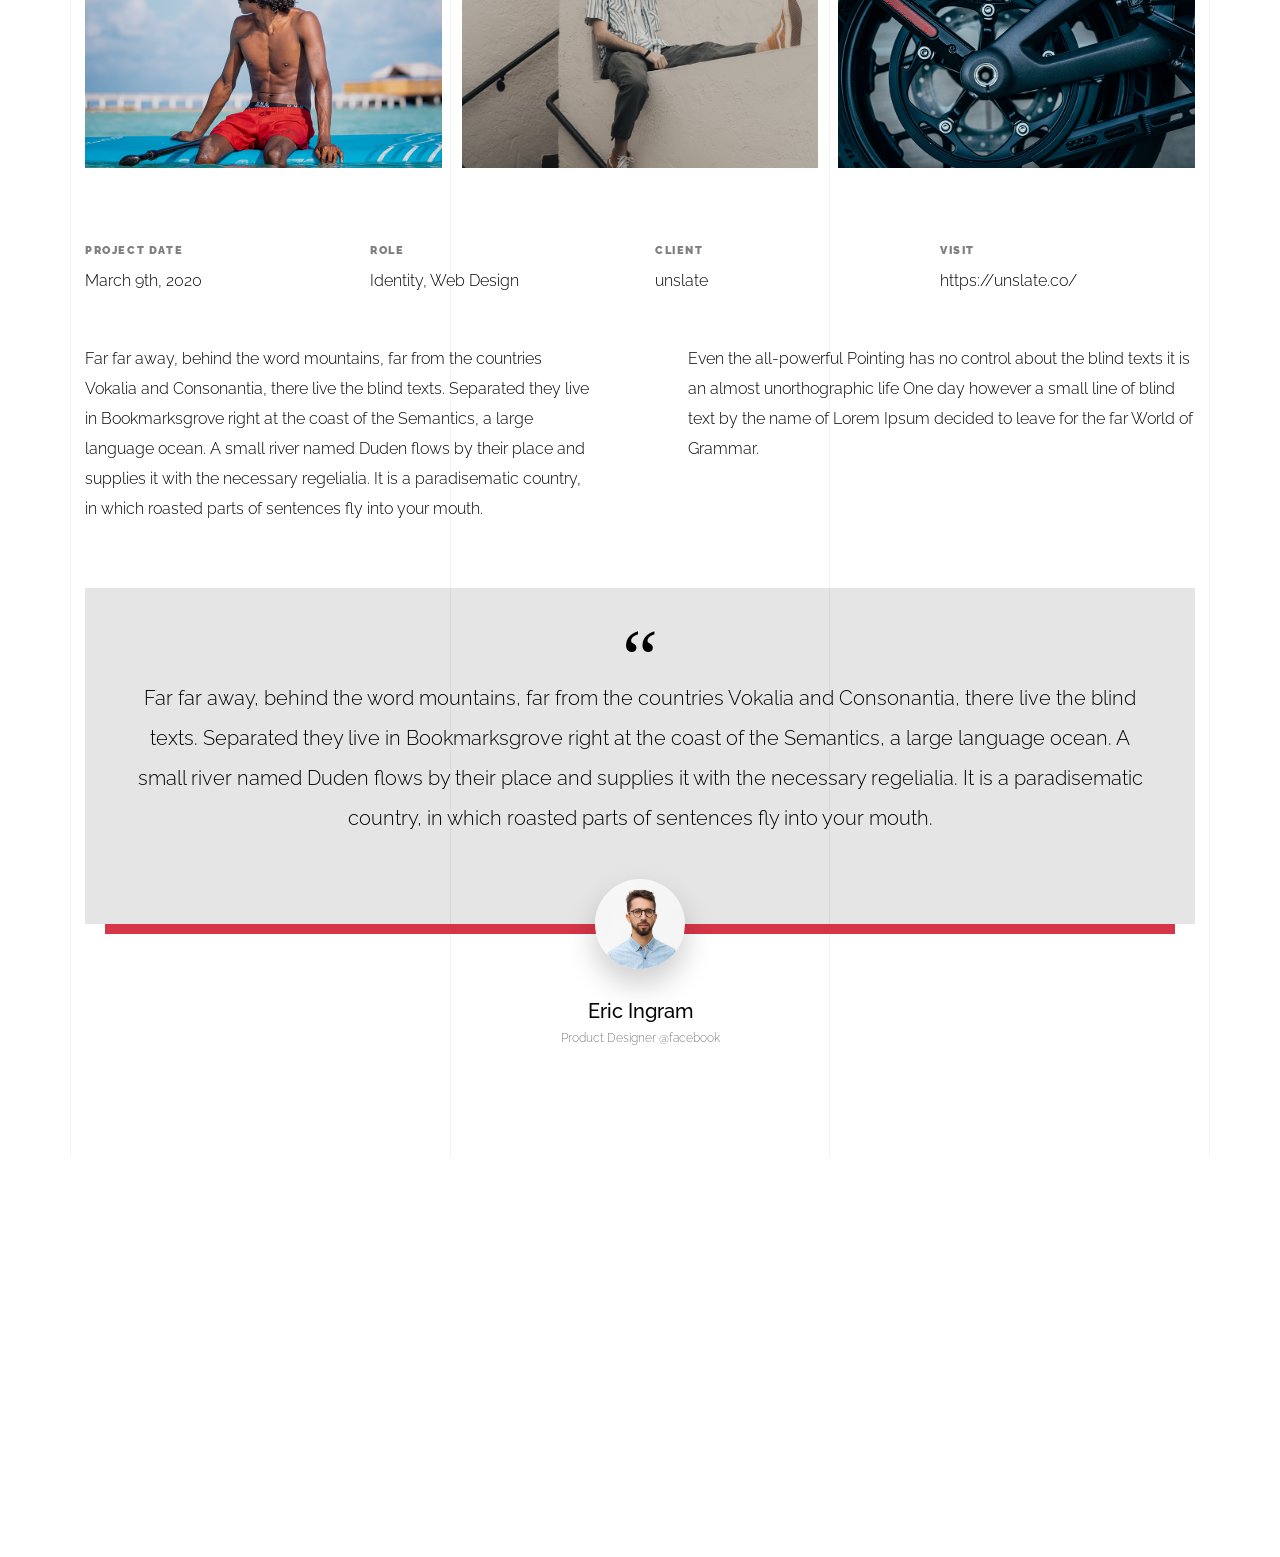
<file: light/portfolio-single-2.html>
<!doctype html>
<html lang="en">

<head>
  <title>Unfold &mdash; A onepage portfolio HTML template by Unslate.co</title>
  <meta charset="utf-8">
  <meta name="viewport" content="width=device-width, initial-scale=1, shrink-to-fit=no">

  <meta name="description" content="A onepage portfolio HTML template by Unslate.co">
  <meta name="keywords" content="html, css, javascript, jquery">
  <meta name="author" content="Unslate.co">

  <link rel="stylesheet" href="css/vendor/icomoon/style.css">
  <link rel="stylesheet" href="css/vendor/owl.carousel.min.css">
  <link rel="stylesheet" href="css/vendor/aos.css">
  <link rel="stylesheet" href="css/vendor/animate.min.css">
  <link rel="stylesheet" href="css/vendor/bootstrap.min.css">
  <link rel="stylesheet" href="css/vendor/jquery.fancybox.min.css">

  <!-- Theme Style -->
  <link rel="stylesheet" href="css/style.css">

</head>

<body data-spy="scroll" data-target=".site-nav-target" data-offset="200">

  <nav class="unslate_co--site-mobile-menu">
    <div class="close-wrap d-flex">
      <a href="#" class="d-flex ml-auto js-menu-toggle">
        <span class="close-label">Close</span>
        <div class="close-times">
          <span class="bar1"></span>
          <span class="bar2"></span>
        </div>
      </a>
    </div>
    <div class="site-mobile-inner"></div>
  </nav>

  <div class="unslate_co--site-wrap">

    <div class="unslate_co--site-inner">

      <div class="lines-wrap">
          <div class="lines-inner">
            <div class="lines"></div>
          </div>
        </div>
        <!-- END lines -->

      <nav class="unslate_co--site-nav dark site-nav-target">

        <div class="container">

          <div class="row align-items-center justify-content-between text-left">
            <div class="col-md-5 text-right">
              <ul class="site-nav-ul js-clone-nav text-left d-none d-lg-inline-block">
                <li class="has-children">
                  <a href="index.html#home-section" class="nav-link">Home</a>
                  <ul class="dropdown">
                    <li>
                      <a href="index.html">Hero Image BG</a>
                    </li>
                    <li>
                      <a href="index-video.html">Video BG</a>
                    </li>
                    <li>
                      <a href="index-hero-slider.html">Hero Slider</a>
                    </li>
                    <li>
                      <a href="index-sidebar-menu.html">Sidebar Menu</a>
                    </li>
                    <li>
                      <a href="index-right-menu.html">Right Menu</a>
                    </li>
                  </ul>
                </li>
                <li><a href="index.html#portfolio-section" class="nav-link">Portfolio</a></li>
                <li><a href="index.html#about-section" class="nav-link">About</a></li>
                <li><a href="index.html#services-section" class="nav-link">Services</a></li>
              </ul>
            </div>
            <div class="site-logo pos-absolute">
              <a href="index.html" class="unslate_co--site-logo">Unfold<span>.</span></a>
            </div>
            <div class="col-md-5 text-right text-lg-left">
              <ul class="site-nav-ul js-clone-nav text-left d-none d-lg-inline-block">
                <li><a href="index.html#skills-section" class="nav-link">Skills</a></li>
                <li><a href="index.html#testimonial-section" class="nav-link">Testimonial</a></li>
                <li><a href="index.html#journal-section" class="nav-link">Journal</a></li>
                <li><a href="index.html#contact-section" class="nav-link">Contact</a></li>
              </ul>

              <ul class="site-nav-ul-none-onepage text-right d-inline-block d-lg-none">
                <li><a href="#" class="js-menu-toggle">Menu</a></li>
              </ul>

            </div>
          </div>
        </div>

      </nav>
      <!-- END nav -->

      <div class="cover-v1 jarallax" style="" id="home-section">
        <div class="container">
          <div class="row align-items-center">

            <div class="col-md-10 mx-auto text-center">
              <h1 class="heading" data-aos="fade-up">Reshape</h1>
              <h2 class="subheading" data-aos="fade-up" data-aos-delay="100">Far far away, behind the word mountains, far from the countries.</h2>
            </div>

          </div>
        </div>

        <!-- dov -->
        <a href="#portfolio-single-section" class="mouse-wrap dark smoothscroll">
          <span class="mouse">
            <span class="scroll"></span>
          </span>
          <span class="mouse-label">Scroll</span>
        </a>

      </div>
      <!-- END .cover-v1 -->

      <div class="container">
        <div class="portfolio-single-wrap unslate_co--section" id="portfolio-single-section">
            <div class="portfolio-single-inner">
              <h2 class="heading-portfolio-single-h2">Reshape</h2>
              
              <div class="row gutter-v4 align-items-stretch mb-5">
                <div class="col-sm-6 col-md-6 col-lg-8 blog-post-entry">

                  <a href="images/post_1.jpg" class="grid-item blog-item w-100 h-100" data-fancybox="gal" data-caption="A nice caption will be place here">
                    <div class="overlay">
                      <div class="portfolio-item-content">
                        <h3>A nice caption will be place here</h3>
                      </div>
                    </div>
                    <img src="images/post_1.jpg" class="lazyload" alt="Image" />
                  </a>


                </div>
                <div class="col-sm-6 col-md-6 col-lg-4 blog-post-entry">
                  <a href="images/post_2.jpg" class="grid-item blog-item w-100 h-100" data-fancybox="gal">
                    <div class="overlay"></div>
                    <img src="images/post_2.jpg" class="lazyload" alt="Image" />
                  </a>
                </div>


                <div class="col-sm-6 col-md-6 col-lg-4 blog-post-entry">

                  <a href="images/post_3.jpg" class="grid-item blog-item w-100 h-100" data-fancybox="gal">
                    <div class="overlay"></div>
                    <img src="images/post_3.jpg" class="lazyload" alt="Image" />
                  </a>


                </div>
                <div class="col-sm-6 col-md-6 col-lg-4 blog-post-entry">
                  <a href="images/post_4.jpg" class="grid-item blog-item w-100 h-100" data-fancybox="gal">
                    <div class="overlay"></div>
                    <img src="images/post_4.jpg" class="lazyload" alt="Image" />
                  </a>
                </div>

                <div class="col-sm-6 col-md-6 col-lg-4 blog-post-entry">
                  <a href="images/post_5.jpg" class="grid-item blog-item w-100 h-100" data-fancybox="gal">
                    <div class="overlay"></div>
                    <img src="images/post_5.jpg" class="lazyload" alt="Image" />
                  </a>
                </div>


              </div>
              
              <div class="row justify-content-between mb-5">
                <div class="col-12 mb-5">
                  <div class="row">
                    <div class="col-sm-6 col-md-6 col-lg-3">
                      <div class="detail-v1">
                        <span class="detail-label">Project Date</span>
                        <span class="detail-val">March 9th, 2020</span>
                      </div>
                    </div>
                    <div class="col-sm-6 col-md-6 col-lg-3">
                      <div class="detail-v1">
                        <span class="detail-label">Role</span>
                        <span class="detail-val"><a href="#">Identity</a>, <a href="#">Web Design</a></span>
                      </div>
                    </div>
                    <div class="col-sm-6 col-md-6 col-lg-3">
                      <div class="detail-v1">
                        <span class="detail-label">Client</span>
                        <span class="detail-val">unslate</span>
                      </div>
                    </div>
                    <div class="col-sm-6 col-md-6 col-lg-3">
                      <div class="detail-v1">
                        <span class="detail-label">Visit</span>
                        <span class="detail-val"><a href="#">https://unslate.co/</a></span>
                      </div>
                    </div>
                  </div>
                </div>
                <div class="col-md-6 pr-md-5">
                  <p>Far far away, behind the word mountains, far from the countries Vokalia and Consonantia, there live the blind texts. Separated they live in Bookmarksgrove right at the coast of the Semantics, a large language ocean. A small river named Duden flows by their place and supplies it with the necessary regelialia. It is a paradisematic country, in which roasted parts of sentences fly into your mouth.</p>
                </div>
                <div class="col-md-6 pl-md-5">
                  <p>Even the all-powerful Pointing has no control about the blind texts it is an almost unorthographic life One day however a small line of blind text by the name of Lorem Ipsum decided to leave for the far World of Grammar.</p>
                </div>
              </div>

              <div class="row justify-content-center mb-5">
                <div class="col-md-12">
                  <div class="testimonial-v1">
                    <div class="testimonial-inner-bg">
                      <span class="quote">&ldquo;</span>
                      <blockquote>
                        Far far away, behind the word mountains, far from the countries Vokalia and Consonantia, there live the blind texts. Separated they live in Bookmarksgrove right at the coast of the Semantics, a large language ocean. A small river named Duden flows by their place and supplies it with the necessary regelialia. It is a paradisematic country, in which roasted parts of sentences fly into your mouth.
                      </blockquote>
                    </div>
                    
                    <div class="testimonial-author-info">
                      <img src="images/person_man_1.jpg" alt="Image">
                      <h3>Eric Ingram</h3>
                      <span class="d-block position">Product Designer @facebook</span>
                    </div>

                  </div>
                </div>
              </div>
              
            </div>
        </div>
      </div>
    </div> 

    <footer class="unslate_co--footer unslate_co--section">
      <div class="container">
        <div class="row justify-content-center">
          <div class="col-md-7">

            <div class="footer-site-logo"><a href="#">Unfold<span>.</span></a></div>

            <ul class="footer-site-social">
              <li><a href="#">Facebook</a></li>
              <li><a href="#">Twitter</a></li>
              <li><a href="#">Instagram</a></li>
              <li><a href="#">Dribbble</a></li>
              <li><a href="#">Behance</a></li>
            </ul>

            <p class="site-copyright">
              <small>&copy; 2020 <a href="#">Unfold</a>. All Rights Reserved. Design with <span class="icon-heart text-danger"></span> by <a href="#">Unslate.co</a>.</small>
            </p>

          </div>
        </div>
      </div>
    </footer>

  </div>

  <!-- Loader -->
  <div id="unslate_co--overlayer"></div>
  <div class="site-loader-wrap">
    <div class="site-loader"></div>
  </div>

  <script src="js/scripts-dist.js"></script>
  <script src="js/main.js"></script>

  <!-- Global site tag (gtag.js) - Google Analytics -->
<script async src="https://www.googletagmanager.com/gtag/js?id=UA-157808202-1"></script>
<script>
  window.dataLayer = window.dataLayer || [];
  function gtag(){dataLayer.push(arguments);}
  gtag('js', new Date());

  gtag('config', 'UA-157808202-1');
</script>

</body>

</html>
</file>
<file: light/css/vendor/icomoon/style.css>
@font-face {
  font-family: 'icomoon';
  src:  url('fonts/icomoon.eot?10si43');
  src:  url('fonts/icomoon.eot?10si43#iefix') format('embedded-opentype'),
    url('fonts/icomoon.ttf?10si43') format('truetype'),
    url('fonts/icomoon.woff?10si43') format('woff'),
    url('fonts/icomoon.svg?10si43#icomoon') format('svg');
  font-weight: normal;
  font-style: normal;
}

[class^="icon-"], [class*=" icon-"] {
  /* use !important to prevent issues with browser extensions that change fonts */
  font-family: 'icomoon' !important;
  speak: none;
  font-style: normal;
  font-weight: normal;
  font-variant: normal;
  text-transform: none;
  line-height: 1;

  /* Better Font Rendering =========== */
  -webkit-font-smoothing: antialiased;
  -moz-osx-font-smoothing: grayscale;
}

.icon-asterisk:before {
  content: "\f069";
}
.icon-plus:before {
  content: "\f067";
}
.icon-question:before {
  content: "\f128";
}
.icon-minus:before {
  content: "\f068";
}
.icon-glass:before {
  content: "\f000";
}
.icon-music:before {
  content: "\f001";
}
.icon-search:before {
  content: "\f002";
}
.icon-envelope-o:before {
  content: "\f003";
}
.icon-heart:before {
  content: "\f004";
}
.icon-star:before {
  content: "\f005";
}
.icon-star-o:before {
  content: "\f006";
}
.icon-user:before {
  content: "\f007";
}
.icon-film:before {
  content: "\f008";
}
.icon-th-large:before {
  content: "\f009";
}
.icon-th:before {
  content: "\f00a";
}
.icon-th-list:before {
  content: "\f00b";
}
.icon-check:before {
  content: "\f00c";
}
.icon-close:before {
  content: "\f00d";
}
.icon-remove:before {
  content: "\f00d";
}
.icon-times:before {
  content: "\f00d";
}
.icon-search-plus:before {
  content: "\f00e";
}
.icon-search-minus:before {
  content: "\f010";
}
.icon-power-off:before {
  content: "\f011";
}
.icon-signal:before {
  content: "\f012";
}
.icon-cog:before {
  content: "\f013";
}
.icon-gear:before {
  content: "\f013";
}
.icon-trash-o:before {
  content: "\f014";
}
.icon-home:before {
  content: "\f015";
}
.icon-file-o:before {
  content: "\f016";
}
.icon-clock-o:before {
  content: "\f017";
}
.icon-road:before {
  content: "\f018";
}
.icon-download:before {
  content: "\f019";
}
.icon-arrow-circle-o-down:before {
  content: "\f01a";
}
.icon-arrow-circle-o-up:before {
  content: "\f01b";
}
.icon-inbox:before {
  content: "\f01c";
}
.icon-play-circle-o:before {
  content: "\f01d";
}
.icon-repeat:before {
  content: "\f01e";
}
.icon-rotate-right:before {
  content: "\f01e";
}
.icon-refresh:before {
  content: "\f021";
}
.icon-list-alt:before {
  content: "\f022";
}
.icon-lock:before {
  content: "\f023";
}
.icon-flag:before {
  content: "\f024";
}
.icon-headphones:before {
  content: "\f025";
}
.icon-volume-off:before {
  content: "\f026";
}
.icon-volume-down:before {
  content: "\f027";
}
.icon-volume-up:before {
  content: "\f028";
}
.icon-qrcode:before {
  content: "\f029";
}
.icon-barcode:before {
  content: "\f02a";
}
.icon-tag:before {
  content: "\f02b";
}
.icon-tags:before {
  content: "\f02c";
}
.icon-book:before {
  content: "\f02d";
}
.icon-bookmark:before {
  content: "\f02e";
}
.icon-print:before {
  content: "\f02f";
}
.icon-camera:before {
  content: "\f030";
}
.icon-font:before {
  content: "\f031";
}
.icon-bold:before {
  content: "\f032";
}
.icon-italic:before {
  content: "\f033";
}
.icon-text-height:before {
  content: "\f034";
}
.icon-text-width:before {
  content: "\f035";
}
.icon-align-left:before {
  content: "\f036";
}
.icon-align-center:before {
  content: "\f037";
}
.icon-align-right:before {
  content: "\f038";
}
.icon-align-justify:before {
  content: "\f039";
}
.icon-list:before {
  content: "\f03a";
}
.icon-dedent:before {
  content: "\f03b";
}
.icon-outdent:before {
  content: "\f03b";
}
.icon-indent:before {
  content: "\f03c";
}
.icon-video-camera:before {
  content: "\f03d";
}
.icon-image:before {
  content: "\f03e";
}
.icon-photo:before {
  content: "\f03e";
}
.icon-picture-o:before {
  content: "\f03e";
}
.icon-pencil:before {
  content: "\f040";
}
.icon-map-marker:before {
  content: "\f041";
}
.icon-adjust:before {
  content: "\f042";
}
.icon-tint:before {
  content: "\f043";
}
.icon-edit:before {
  content: "\f044";
}
.icon-pencil-square-o:before {
  content: "\f044";
}
.icon-share-square-o:before {
  content: "\f045";
}
.icon-check-square-o:before {
  content: "\f046";
}
.icon-arrows:before {
  content: "\f047";
}
.icon-step-backward:before {
  content: "\f048";
}
.icon-fast-backward:before {
  content: "\f049";
}
.icon-backward:before {
  content: "\f04a";
}
.icon-play:before {
  content: "\f04b";
}
.icon-pause:before {
  content: "\f04c";
}
.icon-stop:before {
  content: "\f04d";
}
.icon-forward:before {
  content: "\f04e";
}
.icon-fast-forward:before {
  content: "\f050";
}
.icon-step-forward:before {
  content: "\f051";
}
.icon-eject:before {
  content: "\f052";
}
.icon-chevron-left:before {
  content: "\f053";
}
.icon-chevron-right:before {
  content: "\f054";
}
.icon-plus-circle:before {
  content: "\f055";
}
.icon-minus-circle:before {
  content: "\f056";
}
.icon-times-circle:before {
  content: "\f057";
}
.icon-check-circle:before {
  content: "\f058";
}
.icon-question-circle:before {
  content: "\f059";
}
.icon-info-circle:before {
  content: "\f05a";
}
.icon-crosshairs:before {
  content: "\f05b";
}
.icon-times-circle-o:before {
  content: "\f05c";
}
.icon-check-circle-o:before {
  content: "\f05d";
}
.icon-ban:before {
  content: "\f05e";
}
.icon-arrow-left:before {
  content: "\f060";
}
.icon-arrow-right:before {
  content: "\f061";
}
.icon-arrow-up:before {
  content: "\f062";
}
.icon-arrow-down:before {
  content: "\f063";
}
.icon-mail-forward:before {
  content: "\f064";
}
.icon-share:before {
  content: "\f064";
}
.icon-expand:before {
  content: "\f065";
}
.icon-compress:before {
  content: "\f066";
}
.icon-exclamation-circle:before {
  content: "\f06a";
}
.icon-gift:before {
  content: "\f06b";
}
.icon-leaf:before {
  content: "\f06c";
}
.icon-fire:before {
  content: "\f06d";
}
.icon-eye:before {
  content: "\f06e";
}
.icon-eye-slash:before {
  content: "\f070";
}
.icon-exclamation-triangle:before {
  content: "\f071";
}
.icon-warning:before {
  content: "\f071";
}
.icon-plane:before {
  content: "\f072";
}
.icon-calendar:before {
  content: "\f073";
}
.icon-random:before {
  content: "\f074";
}
.icon-comment:before {
  content: "\f075";
}
.icon-magnet:before {
  content: "\f076";
}
.icon-chevron-up:before {
  content: "\f077";
}
.icon-chevron-down:before {
  content: "\f078";
}
.icon-retweet:before {
  content: "\f079";
}
.icon-shopping-cart:before {
  content: "\f07a";
}
.icon-folder:before {
  content: "\f07b";
}
.icon-folder-open:before {
  content: "\f07c";
}
.icon-arrows-v:before {
  content: "\f07d";
}
.icon-arrows-h:before {
  content: "\f07e";
}
.icon-bar-chart:before {
  content: "\f080";
}
.icon-bar-chart-o:before {
  content: "\f080";
}
.icon-twitter-square:before {
  content: "\f081";
}
.icon-facebook-square:before {
  content: "\f082";
}
.icon-camera-retro:before {
  content: "\f083";
}
.icon-key:before {
  content: "\f084";
}
.icon-cogs:before {
  content: "\f085";
}
.icon-gears:before {
  content: "\f085";
}
.icon-comments:before {
  content: "\f086";
}
.icon-thumbs-o-up:before {
  content: "\f087";
}
.icon-thumbs-o-down:before {
  content: "\f088";
}
.icon-star-half:before {
  content: "\f089";
}
.icon-heart-o:before {
  content: "\f08a";
}
.icon-sign-out:before {
  content: "\f08b";
}
.icon-linkedin-square:before {
  content: "\f08c";
}
.icon-thumb-tack:before {
  content: "\f08d";
}
.icon-external-link:before {
  content: "\f08e";
}
.icon-sign-in:before {
  content: "\f090";
}
.icon-trophy:before {
  content: "\f091";
}
.icon-github-square:before {
  content: "\f092";
}
.icon-upload:before {
  content: "\f093";
}
.icon-lemon-o:before {
  content: "\f094";
}
.icon-phone:before {
  content: "\f095";
}
.icon-square-o:before {
  content: "\f096";
}
.icon-bookmark-o:before {
  content: "\f097";
}
.icon-phone-square:before {
  content: "\f098";
}
.icon-twitter:before {
  content: "\f099";
}
.icon-facebook:before {
  content: "\f09a";
}
.icon-facebook-f:before {
  content: "\f09a";
}
.icon-github:before {
  content: "\f09b";
}
.icon-unlock:before {
  content: "\f09c";
}
.icon-credit-card:before {
  content: "\f09d";
}
.icon-feed:before {
  content: "\f09e";
}
.icon-rss:before {
  content: "\f09e";
}
.icon-hdd-o:before {
  content: "\f0a0";
}
.icon-bullhorn:before {
  content: "\f0a1";
}
.icon-bell-o:before {
  content: "\f0a2";
}
.icon-certificate:before {
  content: "\f0a3";
}
.icon-hand-o-right:before {
  content: "\f0a4";
}
.icon-hand-o-left:before {
  content: "\f0a5";
}
.icon-hand-o-up:before {
  content: "\f0a6";
}
.icon-hand-o-down:before {
  content: "\f0a7";
}
.icon-arrow-circle-left:before {
  content: "\f0a8";
}
.icon-arrow-circle-right:before {
  content: "\f0a9";
}
.icon-arrow-circle-up:before {
  content: "\f0aa";
}
.icon-arrow-circle-down:before {
  content: "\f0ab";
}
.icon-globe:before {
  content: "\f0ac";
}
.icon-wrench:before {
  content: "\f0ad";
}
.icon-tasks:before {
  content: "\f0ae";
}
.icon-filter:before {
  content: "\f0b0";
}
.icon-briefcase:before {
  content: "\f0b1";
}
.icon-arrows-alt:before {
  content: "\f0b2";
}
.icon-group:before {
  content: "\f0c0";
}
.icon-users:before {
  content: "\f0c0";
}
.icon-chain:before {
  content: "\f0c1";
}
.icon-link:before {
  content: "\f0c1";
}
.icon-cloud:before {
  content: "\f0c2";
}
.icon-flask:before {
  content: "\f0c3";
}
.icon-cut:before {
  content: "\f0c4";
}
.icon-scissors:before {
  content: "\f0c4";
}
.icon-copy:before {
  content: "\f0c5";
}
.icon-files-o:before {
  content: "\f0c5";
}
.icon-paperclip:before {
  content: "\f0c6";
}
.icon-floppy-o:before {
  content: "\f0c7";
}
.icon-save:before {
  content: "\f0c7";
}
.icon-square:before {
  content: "\f0c8";
}
.icon-bars:before {
  content: "\f0c9";
}
.icon-navicon:before {
  content: "\f0c9";
}
.icon-reorder:before {
  content: "\f0c9";
}
.icon-list-ul:before {
  content: "\f0ca";
}
.icon-list-ol:before {
  content: "\f0cb";
}
.icon-strikethrough:before {
  content: "\f0cc";
}
.icon-underline:before {
  content: "\f0cd";
}
.icon-table:before {
  content: "\f0ce";
}
.icon-magic:before {
  content: "\f0d0";
}
.icon-truck:before {
  content: "\f0d1";
}
.icon-pinterest:before {
  content: "\f0d2";
}
.icon-pinterest-square:before {
  content: "\f0d3";
}
.icon-google-plus-square:before {
  content: "\f0d4";
}
.icon-google-plus:before {
  content: "\f0d5";
}
.icon-money:before {
  content: "\f0d6";
}
.icon-caret-down:before {
  content: "\f0d7";
}
.icon-caret-up:before {
  content: "\f0d8";
}
.icon-caret-left:before {
  content: "\f0d9";
}
.icon-caret-right:before {
  content: "\f0da";
}
.icon-columns:before {
  content: "\f0db";
}
.icon-sort:before {
  content: "\f0dc";
}
.icon-unsorted:before {
  content: "\f0dc";
}
.icon-sort-desc:before {
  content: "\f0dd";
}
.icon-sort-down:before {
  content: "\f0dd";
}
.icon-sort-asc:before {
  content: "\f0de";
}
.icon-sort-up:before {
  content: "\f0de";
}
.icon-envelope:before {
  content: "\f0e0";
}
.icon-linkedin:before {
  content: "\f0e1";
}
.icon-rotate-left:before {
  content: "\f0e2";
}
.icon-undo:before {
  content: "\f0e2";
}
.icon-gavel:before {
  content: "\f0e3";
}
.icon-legal:before {
  content: "\f0e3";
}
.icon-dashboard:before {
  content: "\f0e4";
}
.icon-tachometer:before {
  content: "\f0e4";
}
.icon-comment-o:before {
  content: "\f0e5";
}
.icon-comments-o:before {
  content: "\f0e6";
}
.icon-bolt:before {
  content: "\f0e7";
}
.icon-flash:before {
  content: "\f0e7";
}
.icon-sitemap:before {
  content: "\f0e8";
}
.icon-umbrella:before {
  content: "\f0e9";
}
.icon-clipboard:before {
  content: "\f0ea";
}
.icon-paste:before {
  content: "\f0ea";
}
.icon-lightbulb-o:before {
  content: "\f0eb";
}
.icon-exchange:before {
  content: "\f0ec";
}
.icon-cloud-download:before {
  content: "\f0ed";
}
.icon-cloud-upload:before {
  content: "\f0ee";
}
.icon-user-md:before {
  content: "\f0f0";
}
.icon-stethoscope:before {
  content: "\f0f1";
}
.icon-suitcase:before {
  content: "\f0f2";
}
.icon-bell:before {
  content: "\f0f3";
}
.icon-coffee:before {
  content: "\f0f4";
}
.icon-cutlery:before {
  content: "\f0f5";
}
.icon-file-text-o:before {
  content: "\f0f6";
}
.icon-building-o:before {
  content: "\f0f7";
}
.icon-hospital-o:before {
  content: "\f0f8";
}
.icon-ambulance:before {
  content: "\f0f9";
}
.icon-medkit:before {
  content: "\f0fa";
}
.icon-fighter-jet:before {
  content: "\f0fb";
}
.icon-beer:before {
  content: "\f0fc";
}
.icon-h-square:before {
  content: "\f0fd";
}
.icon-plus-square:before {
  content: "\f0fe";
}
.icon-angle-double-left:before {
  content: "\f100";
}
.icon-angle-double-right:before {
  content: "\f101";
}
.icon-angle-double-up:before {
  content: "\f102";
}
.icon-angle-double-down:before {
  content: "\f103";
}
.icon-angle-left:before {
  content: "\f104";
}
.icon-angle-right:before {
  content: "\f105";
}
.icon-angle-up:before {
  content: "\f106";
}
.icon-angle-down:before {
  content: "\f107";
}
.icon-desktop:before {
  content: "\f108";
}
.icon-laptop:before {
  content: "\f109";
}
.icon-tablet:before {
  content: "\f10a";
}
.icon-mobile:before {
  content: "\f10b";
}
.icon-mobile-phone:before {
  content: "\f10b";
}
.icon-circle-o:before {
  content: "\f10c";
}
.icon-quote-left:before {
  content: "\f10d";
}
.icon-quote-right:before {
  content: "\f10e";
}
.icon-spinner:before {
  content: "\f110";
}
.icon-circle:before {
  content: "\f111";
}
.icon-mail-reply:before {
  content: "\f112";
}
.icon-reply:before {
  content: "\f112";
}
.icon-github-alt:before {
  content: "\f113";
}
.icon-folder-o:before {
  content: "\f114";
}
.icon-folder-open-o:before {
  content: "\f115";
}
.icon-smile-o:before {
  content: "\f118";
}
.icon-frown-o:before {
  content: "\f119";
}
.icon-meh-o:before {
  content: "\f11a";
}
.icon-gamepad:before {
  content: "\f11b";
}
.icon-keyboard-o:before {
  content: "\f11c";
}
.icon-flag-o:before {
  content: "\f11d";
}
.icon-flag-checkered:before {
  content: "\f11e";
}
.icon-terminal:before {
  content: "\f120";
}
.icon-code:before {
  content: "\f121";
}
.icon-mail-reply-all:before {
  content: "\f122";
}
.icon-reply-all:before {
  content: "\f122";
}
.icon-star-half-empty:before {
  content: "\f123";
}
.icon-star-half-full:before {
  content: "\f123";
}
.icon-star-half-o:before {
  content: "\f123";
}
.icon-location-arrow:before {
  content: "\f124";
}
.icon-crop:before {
  content: "\f125";
}
.icon-code-fork:before {
  content: "\f126";
}
.icon-chain-broken:before {
  content: "\f127";
}
.icon-unlink:before {
  content: "\f127";
}
.icon-info:before {
  content: "\f129";
}
.icon-exclamation:before {
  content: "\f12a";
}
.icon-superscript:before {
  content: "\f12b";
}
.icon-subscript:before {
  content: "\f12c";
}
.icon-eraser:before {
  content: "\f12d";
}
.icon-puzzle-piece:before {
  content: "\f12e";
}
.icon-microphone:before {
  content: "\f130";
}
.icon-microphone-slash:before {
  content: "\f131";
}
.icon-shield:before {
  content: "\f132";
}
.icon-calendar-o:before {
  content: "\f133";
}
.icon-fire-extinguisher:before {
  content: "\f134";
}
.icon-rocket:before {
  content: "\f135";
}
.icon-maxcdn:before {
  content: "\f136";
}
.icon-chevron-circle-left:before {
  content: "\f137";
}
.icon-chevron-circle-right:before {
  content: "\f138";
}
.icon-chevron-circle-up:before {
  content: "\f139";
}
.icon-chevron-circle-down:before {
  content: "\f13a";
}
.icon-html5:before {
  content: "\f13b";
}
.icon-css3:before {
  content: "\f13c";
}
.icon-anchor:before {
  content: "\f13d";
}
.icon-unlock-alt:before {
  content: "\f13e";
}
.icon-bullseye:before {
  content: "\f140";
}
.icon-ellipsis-h:before {
  content: "\f141";
}
.icon-ellipsis-v:before {
  content: "\f142";
}
.icon-rss-square:before {
  content: "\f143";
}
.icon-play-circle:before {
  content: "\f144";
}
.icon-ticket:before {
  content: "\f145";
}
.icon-minus-square:before {
  content: "\f146";
}
.icon-minus-square-o:before {
  content: "\f147";
}
.icon-level-up:before {
  content: "\f148";
}
.icon-level-down:before {
  content: "\f149";
}
.icon-check-square:before {
  content: "\f14a";
}
.icon-pencil-square:before {
  content: "\f14b";
}
.icon-external-link-square:before {
  content: "\f14c";
}
.icon-share-square:before {
  content: "\f14d";
}
.icon-compass:before {
  content: "\f14e";
}
.icon-caret-square-o-down:before {
  content: "\f150";
}
.icon-toggle-down:before {
  content: "\f150";
}
.icon-caret-square-o-up:before {
  content: "\f151";
}
.icon-toggle-up:before {
  content: "\f151";
}
.icon-caret-square-o-right:before {
  content: "\f152";
}
.icon-toggle-right:before {
  content: "\f152";
}
.icon-eur:before {
  content: "\f153";
}
.icon-euro:before {
  content: "\f153";
}
.icon-gbp:before {
  content: "\f154";
}
.icon-dollar:before {
  content: "\f155";
}
.icon-usd:before {
  content: "\f155";
}
.icon-inr:before {
  content: "\f156";
}
.icon-rupee:before {
  content: "\f156";
}
.icon-cny:before {
  content: "\f157";
}
.icon-jpy:before {
  content: "\f157";
}
.icon-rmb:before {
  content: "\f157";
}
.icon-yen:before {
  content: "\f157";
}
.icon-rouble:before {
  content: "\f158";
}
.icon-rub:before {
  content: "\f158";
}
.icon-ruble:before {
  content: "\f158";
}
.icon-krw:before {
  content: "\f159";
}
.icon-won:before {
  content: "\f159";
}
.icon-bitcoin:before {
  content: "\f15a";
}
.icon-btc:before {
  content: "\f15a";
}
.icon-file:before {
  content: "\f15b";
}
.icon-file-text:before {
  content: "\f15c";
}
.icon-sort-alpha-asc:before {
  content: "\f15d";
}
.icon-sort-alpha-desc:before {
  content: "\f15e";
}
.icon-sort-amount-asc:before {
  content: "\f160";
}
.icon-sort-amount-desc:before {
  content: "\f161";
}
.icon-sort-numeric-asc:before {
  content: "\f162";
}
.icon-sort-numeric-desc:before {
  content: "\f163";
}
.icon-thumbs-up:before {
  content: "\f164";
}
.icon-thumbs-down:before {
  content: "\f165";
}
.icon-youtube-square:before {
  content: "\f166";
}
.icon-youtube:before {
  content: "\f167";
}
.icon-xing:before {
  content: "\f168";
}
.icon-xing-square:before {
  content: "\f169";
}
.icon-youtube-play:before {
  content: "\f16a";
}
.icon-dropbox:before {
  content: "\f16b";
}
.icon-stack-overflow:before {
  content: "\f16c";
}
.icon-instagram:before {
  content: "\f16d";
}
.icon-flickr:before {
  content: "\f16e";
}
.icon-adn:before {
  content: "\f170";
}
.icon-bitbucket:before {
  content: "\f171";
}
.icon-bitbucket-square:before {
  content: "\f172";
}
.icon-tumblr:before {
  content: "\f173";
}
.icon-tumblr-square:before {
  content: "\f174";
}
.icon-long-arrow-down:before {
  content: "\f175";
}
.icon-long-arrow-up:before {
  content: "\f176";
}
.icon-long-arrow-left:before {
  content: "\f177";
}
.icon-long-arrow-right:before {
  content: "\f178";
}
.icon-apple:before {
  content: "\f179";
}
.icon-windows:before {
  content: "\f17a";
}
.icon-android:before {
  content: "\f17b";
}
.icon-linux:before {
  content: "\f17c";
}
.icon-dribbble:before {
  content: "\f17d";
}
.icon-skype:before {
  content: "\f17e";
}
.icon-foursquare:before {
  content: "\f180";
}
.icon-trello:before {
  content: "\f181";
}
.icon-female:before {
  content: "\f182";
}
.icon-male:before {
  content: "\f183";
}
.icon-gittip:before {
  content: "\f184";
}
.icon-gratipay:before {
  content: "\f184";
}
.icon-sun-o:before {
  content: "\f185";
}
.icon-moon-o:before {
  content: "\f186";
}
.icon-archive:before {
  content: "\f187";
}
.icon-bug:before {
  content: "\f188";
}
.icon-vk:before {
  content: "\f189";
}
.icon-weibo:before {
  content: "\f18a";
}
.icon-renren:before {
  content: "\f18b";
}
.icon-pagelines:before {
  content: "\f18c";
}
.icon-stack-exchange:before {
  content: "\f18d";
}
.icon-arrow-circle-o-right:before {
  content: "\f18e";
}
.icon-arrow-circle-o-left:before {
  content: "\f190";
}
.icon-caret-square-o-left:before {
  content: "\f191";
}
.icon-toggle-left:before {
  content: "\f191";
}
.icon-dot-circle-o:before {
  content: "\f192";
}
.icon-wheelchair:before {
  content: "\f193";
}
.icon-vimeo-square:before {
  content: "\f194";
}
.icon-try:before {
  content: "\f195";
}
.icon-turkish-lira:before {
  content: "\f195";
}
.icon-plus-square-o:before {
  content: "\f196";
}
.icon-space-shuttle:before {
  content: "\f197";
}
.icon-slack:before {
  content: "\f198";
}
.icon-envelope-square:before {
  content: "\f199";
}
.icon-wordpress:before {
  content: "\f19a";
}
.icon-openid:before {
  content: "\f19b";
}
.icon-bank:before {
  content: "\f19c";
}
.icon-institution:before {
  content: "\f19c";
}
.icon-university:before {
  content: "\f19c";
}
.icon-graduation-cap:before {
  content: "\f19d";
}
.icon-mortar-board:before {
  content: "\f19d";
}
.icon-yahoo:before {
  content: "\f19e";
}
.icon-google:before {
  content: "\f1a0";
}
.icon-reddit:before {
  content: "\f1a1";
}
.icon-reddit-square:before {
  content: "\f1a2";
}
.icon-stumbleupon-circle:before {
  content: "\f1a3";
}
.icon-stumbleupon:before {
  content: "\f1a4";
}
.icon-delicious:before {
  content: "\f1a5";
}
.icon-digg:before {
  content: "\f1a6";
}
.icon-pied-piper-pp:before {
  content: "\f1a7";
}
.icon-pied-piper-alt:before {
  content: "\f1a8";
}
.icon-drupal:before {
  content: "\f1a9";
}
.icon-joomla:before {
  content: "\f1aa";
}
.icon-language:before {
  content: "\f1ab";
}
.icon-fax:before {
  content: "\f1ac";
}
.icon-building:before {
  content: "\f1ad";
}
.icon-child:before {
  content: "\f1ae";
}
.icon-paw:before {
  content: "\f1b0";
}
.icon-spoon:before {
  content: "\f1b1";
}
.icon-cube:before {
  content: "\f1b2";
}
.icon-cubes:before {
  content: "\f1b3";
}
.icon-behance:before {
  content: "\f1b4";
}
.icon-behance-square:before {
  content: "\f1b5";
}
.icon-steam:before {
  content: "\f1b6";
}
.icon-steam-square:before {
  content: "\f1b7";
}
.icon-recycle:before {
  content: "\f1b8";
}
.icon-automobile:before {
  content: "\f1b9";
}
.icon-car:before {
  content: "\f1b9";
}
.icon-cab:before {
  content: "\f1ba";
}
.icon-taxi:before {
  content: "\f1ba";
}
.icon-tree:before {
  content: "\f1bb";
}
.icon-spotify:before {
  content: "\f1bc";
}
.icon-deviantart:before {
  content: "\f1bd";
}
.icon-soundcloud:before {
  content: "\f1be";
}
.icon-database:before {
  content: "\f1c0";
}
.icon-file-pdf-o:before {
  content: "\f1c1";
}
.icon-file-word-o:before {
  content: "\f1c2";
}
.icon-file-excel-o:before {
  content: "\f1c3";
}
.icon-file-powerpoint-o:before {
  content: "\f1c4";
}
.icon-file-image-o:before {
  content: "\f1c5";
}
.icon-file-photo-o:before {
  content: "\f1c5";
}
.icon-file-picture-o:before {
  content: "\f1c5";
}
.icon-file-archive-o:before {
  content: "\f1c6";
}
.icon-file-zip-o:before {
  content: "\f1c6";
}
.icon-file-audio-o:before {
  content: "\f1c7";
}
.icon-file-sound-o:before {
  content: "\f1c7";
}
.icon-file-movie-o:before {
  content: "\f1c8";
}
.icon-file-video-o:before {
  content: "\f1c8";
}
.icon-file-code-o:before {
  content: "\f1c9";
}
.icon-vine:before {
  content: "\f1ca";
}
.icon-codepen:before {
  content: "\f1cb";
}
.icon-jsfiddle:before {
  content: "\f1cc";
}
.icon-life-bouy:before {
  content: "\f1cd";
}
.icon-life-buoy:before {
  content: "\f1cd";
}
.icon-life-ring:before {
  content: "\f1cd";
}
.icon-life-saver:before {
  content: "\f1cd";
}
.icon-support:before {
  content: "\f1cd";
}
.icon-circle-o-notch:before {
  content: "\f1ce";
}
.icon-ra:before {
  content: "\f1d0";
}
.icon-rebel:before {
  content: "\f1d0";
}
.icon-resistance:before {
  content: "\f1d0";
}
.icon-empire:before {
  content: "\f1d1";
}
.icon-ge:before {
  content: "\f1d1";
}
.icon-git-square:before {
  content: "\f1d2";
}
.icon-git:before {
  content: "\f1d3";
}
.icon-hacker-news:before {
  content: "\f1d4";
}
.icon-y-combinator-square:before {
  content: "\f1d4";
}
.icon-yc-square:before {
  content: "\f1d4";
}
.icon-tencent-weibo:before {
  content: "\f1d5";
}
.icon-qq:before {
  content: "\f1d6";
}
.icon-wechat:before {
  content: "\f1d7";
}
.icon-weixin:before {
  content: "\f1d7";
}
.icon-paper-plane:before {
  content: "\f1d8";
}
.icon-send:before {
  content: "\f1d8";
}
.icon-paper-plane-o:before {
  content: "\f1d9";
}
.icon-send-o:before {
  content: "\f1d9";
}
.icon-history:before {
  content: "\f1da";
}
.icon-circle-thin:before {
  content: "\f1db";
}
.icon-header:before {
  content: "\f1dc";
}
.icon-paragraph:before {
  content: "\f1dd";
}
.icon-sliders:before {
  content: "\f1de";
}
.icon-share-alt:before {
  content: "\f1e0";
}
.icon-share-alt-square:before {
  content: "\f1e1";
}
.icon-bomb:before {
  content: "\f1e2";
}
.icon-futbol-o:before {
  content: "\f1e3";
}
.icon-soccer-ball-o:before {
  content: "\f1e3";
}
.icon-tty:before {
  content: "\f1e4";
}
.icon-binoculars:before {
  content: "\f1e5";
}
.icon-plug:before {
  content: "\f1e6";
}
.icon-slideshare:before {
  content: "\f1e7";
}
.icon-twitch:before {
  content: "\f1e8";
}
.icon-yelp:before {
  content: "\f1e9";
}
.icon-newspaper-o:before {
  content: "\f1ea";
}
.icon-wifi:before {
  content: "\f1eb";
}
.icon-calculator:before {
  content: "\f1ec";
}
.icon-paypal:before {
  content: "\f1ed";
}
.icon-google-wallet:before {
  content: "\f1ee";
}
.icon-cc-visa:before {
  content: "\f1f0";
}
.icon-cc-mastercard:before {
  content: "\f1f1";
}
.icon-cc-discover:before {
  content: "\f1f2";
}
.icon-cc-amex:before {
  content: "\f1f3";
}
.icon-cc-paypal:before {
  content: "\f1f4";
}
.icon-cc-stripe:before {
  content: "\f1f5";
}
.icon-bell-slash:before {
  content: "\f1f6";
}
.icon-bell-slash-o:before {
  content: "\f1f7";
}
.icon-trash:before {
  content: "\f1f8";
}
.icon-copyright:before {
  content: "\f1f9";
}
.icon-at:before {
  content: "\f1fa";
}
.icon-eyedropper:before {
  content: "\f1fb";
}
.icon-paint-brush:before {
  content: "\f1fc";
}
.icon-birthday-cake:before {
  content: "\f1fd";
}
.icon-area-chart:before {
  content: "\f1fe";
}
.icon-pie-chart:before {
  content: "\f200";
}
.icon-line-chart:before {
  content: "\f201";
}
.icon-lastfm:before {
  content: "\f202";
}
.icon-lastfm-square:before {
  content: "\f203";
}
.icon-toggle-off:before {
  content: "\f204";
}
.icon-toggle-on:before {
  content: "\f205";
}
.icon-bicycle:before {
  content: "\f206";
}
.icon-bus:before {
  content: "\f207";
}
.icon-ioxhost:before {
  content: "\f208";
}
.icon-angellist:before {
  content: "\f209";
}
.icon-cc:before {
  content: "\f20a";
}
.icon-ils:before {
  content: "\f20b";
}
.icon-shekel:before {
  content: "\f20b";
}
.icon-sheqel:before {
  content: "\f20b";
}
.icon-meanpath:before {
  content: "\f20c";
}
.icon-buysellads:before {
  content: "\f20d";
}
.icon-connectdevelop:before {
  content: "\f20e";
}
.icon-dashcube:before {
  content: "\f210";
}
.icon-forumbee:before {
  content: "\f211";
}
.icon-leanpub:before {
  content: "\f212";
}
.icon-sellsy:before {
  content: "\f213";
}
.icon-shirtsinbulk:before {
  content: "\f214";
}
.icon-simplybuilt:before {
  content: "\f215";
}
.icon-skyatlas:before {
  content: "\f216";
}
.icon-cart-plus:before {
  content: "\f217";
}
.icon-cart-arrow-down:before {
  content: "\f218";
}
.icon-diamond:before {
  content: "\f219";
}
.icon-ship:before {
  content: "\f21a";
}
.icon-user-secret:before {
  content: "\f21b";
}
.icon-motorcycle:before {
  content: "\f21c";
}
.icon-street-view:before {
  content: "\f21d";
}
.icon-heartbeat:before {
  content: "\f21e";
}
.icon-venus:before {
  content: "\f221";
}
.icon-mars:before {
  content: "\f222";
}
.icon-mercury:before {
  content: "\f223";
}
.icon-intersex:before {
  content: "\f224";
}
.icon-transgender:before {
  content: "\f224";
}
.icon-transgender-alt:before {
  content: "\f225";
}
.icon-venus-double:before {
  content: "\f226";
}
.icon-mars-double:before {
  content: "\f227";
}
.icon-venus-mars:before {
  content: "\f228";
}
.icon-mars-stroke:before {
  content: "\f229";
}
.icon-mars-stroke-v:before {
  content: "\f22a";
}
.icon-mars-stroke-h:before {
  content: "\f22b";
}
.icon-neuter:before {
  content: "\f22c";
}
.icon-genderless:before {
  content: "\f22d";
}
.icon-facebook-official:before {
  content: "\f230";
}
.icon-pinterest-p:before {
  content: "\f231";
}
.icon-whatsapp:before {
  content: "\f232";
}
.icon-server:before {
  content: "\f233";
}
.icon-user-plus:before {
  content: "\f234";
}
.icon-user-times:before {
  content: "\f235";
}
.icon-bed:before {
  content: "\f236";
}
.icon-hotel:before {
  content: "\f236";
}
.icon-viacoin:before {
  content: "\f237";
}
.icon-train:before {
  content: "\f238";
}
.icon-subway:before {
  content: "\f239";
}
.icon-medium:before {
  content: "\f23a";
}
.icon-y-combinator:before {
  content: "\f23b";
}
.icon-yc:before {
  content: "\f23b";
}
.icon-optin-monster:before {
  content: "\f23c";
}
.icon-opencart:before {
  content: "\f23d";
}
.icon-expeditedssl:before {
  content: "\f23e";
}
.icon-battery:before {
  content: "\f240";
}
.icon-battery-4:before {
  content: "\f240";
}
.icon-battery-full:before {
  content: "\f240";
}
.icon-battery-3:before {
  content: "\f241";
}
.icon-battery-three-quarters:before {
  content: "\f241";
}
.icon-battery-2:before {
  content: "\f242";
}
.icon-battery-half:before {
  content: "\f242";
}
.icon-battery-1:before {
  content: "\f243";
}
.icon-battery-quarter:before {
  content: "\f243";
}
.icon-battery-0:before {
  content: "\f244";
}
.icon-battery-empty:before {
  content: "\f244";
}
.icon-mouse-pointer:before {
  content: "\f245";
}
.icon-i-cursor:before {
  content: "\f246";
}
.icon-object-group:before {
  content: "\f247";
}
.icon-object-ungroup:before {
  content: "\f248";
}
.icon-sticky-note:before {
  content: "\f249";
}
.icon-sticky-note-o:before {
  content: "\f24a";
}
.icon-cc-jcb:before {
  content: "\f24b";
}
.icon-cc-diners-club:before {
  content: "\f24c";
}
.icon-clone:before {
  content: "\f24d";
}
.icon-balance-scale:before {
  content: "\f24e";
}
.icon-hourglass-o:before {
  content: "\f250";
}
.icon-hourglass-1:before {
  content: "\f251";
}
.icon-hourglass-start:before {
  content: "\f251";
}
.icon-hourglass-2:before {
  content: "\f252";
}
.icon-hourglass-half:before {
  content: "\f252";
}
.icon-hourglass-3:before {
  content: "\f253";
}
.icon-hourglass-end:before {
  content: "\f253";
}
.icon-hourglass:before {
  content: "\f254";
}
.icon-hand-grab-o:before {
  content: "\f255";
}
.icon-hand-rock-o:before {
  content: "\f255";
}
.icon-hand-paper-o:before {
  content: "\f256";
}
.icon-hand-stop-o:before {
  content: "\f256";
}
.icon-hand-scissors-o:before {
  content: "\f257";
}
.icon-hand-lizard-o:before {
  content: "\f258";
}
.icon-hand-spock-o:before {
  content: "\f259";
}
.icon-hand-pointer-o:before {
  content: "\f25a";
}
.icon-hand-peace-o:before {
  content: "\f25b";
}
.icon-trademark:before {
  content: "\f25c";
}
.icon-registered:before {
  content: "\f25d";
}
.icon-creative-commons:before {
  content: "\f25e";
}
.icon-gg:before {
  content: "\f260";
}
.icon-gg-circle:before {
  content: "\f261";
}
.icon-tripadvisor:before {
  content: "\f262";
}
.icon-odnoklassniki:before {
  content: "\f263";
}
.icon-odnoklassniki-square:before {
  content: "\f264";
}
.icon-get-pocket:before {
  content: "\f265";
}
.icon-wikipedia-w:before {
  content: "\f266";
}
.icon-safari:before {
  content: "\f267";
}
.icon-chrome:before {
  content: "\f268";
}
.icon-firefox:before {
  content: "\f269";
}
.icon-opera:before {
  content: "\f26a";
}
.icon-internet-explorer:before {
  content: "\f26b";
}
.icon-television:before {
  content: "\f26c";
}
.icon-tv:before {
  content: "\f26c";
}
.icon-contao:before {
  content: "\f26d";
}
.icon-500px:before {
  content: "\f26e";
}
.icon-amazon:before {
  content: "\f270";
}
.icon-calendar-plus-o:before {
  content: "\f271";
}
.icon-calendar-minus-o:before {
  content: "\f272";
}
.icon-calendar-times-o:before {
  content: "\f273";
}
.icon-calendar-check-o:before {
  content: "\f274";
}
.icon-industry:before {
  content: "\f275";
}
.icon-map-pin:before {
  content: "\f276";
}
.icon-map-signs:before {
  content: "\f277";
}
.icon-map-o:before {
  content: "\f278";
}
.icon-map:before {
  content: "\f279";
}
.icon-commenting:before {
  content: "\f27a";
}
.icon-commenting-o:before {
  content: "\f27b";
}
.icon-houzz:before {
  content: "\f27c";
}
.icon-vimeo:before {
  content: "\f27d";
}
.icon-black-tie:before {
  content: "\f27e";
}
.icon-fonticons:before {
  content: "\f280";
}
.icon-reddit-alien:before {
  content: "\f281";
}
.icon-edge:before {
  content: "\f282";
}
.icon-credit-card-alt:before {
  content: "\f283";
}
.icon-codiepie:before {
  content: "\f284";
}
.icon-modx:before {
  content: "\f285";
}
.icon-fort-awesome:before {
  content: "\f286";
}
.icon-usb:before {
  content: "\f287";
}
.icon-product-hunt:before {
  content: "\f288";
}
.icon-mixcloud:before {
  content: "\f289";
}
.icon-scribd:before {
  content: "\f28a";
}
.icon-pause-circle:before {
  content: "\f28b";
}
.icon-pause-circle-o:before {
  content: "\f28c";
}
.icon-stop-circle:before {
  content: "\f28d";
}
.icon-stop-circle-o:before {
  content: "\f28e";
}
.icon-shopping-bag:before {
  content: "\f290";
}
.icon-shopping-basket:before {
  content: "\f291";
}
.icon-hashtag:before {
  content: "\f292";
}
.icon-bluetooth:before {
  content: "\f293";
}
.icon-bluetooth-b:before {
  content: "\f294";
}
.icon-percent:before {
  content: "\f295";
}
.icon-gitlab:before {
  content: "\f296";
}
.icon-wpbeginner:before {
  content: "\f297";
}
.icon-wpforms:before {
  content: "\f298";
}
.icon-envira:before {
  content: "\f299";
}
.icon-universal-access:before {
  content: "\f29a";
}
.icon-wheelchair-alt:before {
  content: "\f29b";
}
.icon-question-circle-o:before {
  content: "\f29c";
}
.icon-blind:before {
  content: "\f29d";
}
.icon-audio-description:before {
  content: "\f29e";
}
.icon-volume-control-phone:before {
  content: "\f2a0";
}
.icon-braille:before {
  content: "\f2a1";
}
.icon-assistive-listening-systems:before {
  content: "\f2a2";
}
.icon-american-sign-language-interpreting:before {
  content: "\f2a3";
}
.icon-asl-interpreting:before {
  content: "\f2a3";
}
.icon-deaf:before {
  content: "\f2a4";
}
.icon-deafness:before {
  content: "\f2a4";
}
.icon-hard-of-hearing:before {
  content: "\f2a4";
}
.icon-glide:before {
  content: "\f2a5";
}
.icon-glide-g:before {
  content: "\f2a6";
}
.icon-sign-language:before {
  content: "\f2a7";
}
.icon-signing:before {
  content: "\f2a7";
}
.icon-low-vision:before {
  content: "\f2a8";
}
.icon-viadeo:before {
  content: "\f2a9";
}
.icon-viadeo-square:before {
  content: "\f2aa";
}
.icon-snapchat:before {
  content: "\f2ab";
}
.icon-snapchat-ghost:before {
  content: "\f2ac";
}
.icon-snapchat-square:before {
  content: "\f2ad";
}
.icon-pied-piper:before {
  content: "\f2ae";
}
.icon-first-order:before {
  content: "\f2b0";
}
.icon-yoast:before {
  content: "\f2b1";
}
.icon-themeisle:before {
  content: "\f2b2";
}
.icon-google-plus-circle:before {
  content: "\f2b3";
}
.icon-google-plus-official:before {
  content: "\f2b3";
}
.icon-fa:before {
  content: "\f2b4";
}
.icon-font-awesome:before {
  content: "\f2b4";
}
.icon-handshake-o:before {
  content: "\f2b5";
}
.icon-envelope-open:before {
  content: "\f2b6";
}
.icon-envelope-open-o:before {
  content: "\f2b7";
}
.icon-linode:before {
  content: "\f2b8";
}
.icon-address-book:before {
  content: "\f2b9";
}
.icon-address-book-o:before {
  content: "\f2ba";
}
.icon-address-card:before {
  content: "\f2bb";
}
.icon-vcard:before {
  content: "\f2bb";
}
.icon-address-card-o:before {
  content: "\f2bc";
}
.icon-vcard-o:before {
  content: "\f2bc";
}
.icon-user-circle:before {
  content: "\f2bd";
}
.icon-user-circle-o:before {
  content: "\f2be";
}
.icon-user-o:before {
  content: "\f2c0";
}
.icon-id-badge:before {
  content: "\f2c1";
}
.icon-drivers-license:before {
  content: "\f2c2";
}
.icon-id-card:before {
  content: "\f2c2";
}
.icon-drivers-license-o:before {
  content: "\f2c3";
}
.icon-id-card-o:before {
  content: "\f2c3";
}
.icon-quora:before {
  content: "\f2c4";
}
.icon-free-code-camp:before {
  content: "\f2c5";
}
.icon-telegram:before {
  content: "\f2c6";
}
.icon-thermometer:before {
  content: "\f2c7";
}
.icon-thermometer-4:before {
  content: "\f2c7";
}
.icon-thermometer-full:before {
  content: "\f2c7";
}
.icon-thermometer-3:before {
  content: "\f2c8";
}
.icon-thermometer-three-quarters:before {
  content: "\f2c8";
}
.icon-thermometer-2:before {
  content: "\f2c9";
}
.icon-thermometer-half:before {
  content: "\f2c9";
}
.icon-thermometer-1:before {
  content: "\f2ca";
}
.icon-thermometer-quarter:before {
  content: "\f2ca";
}
.icon-thermometer-0:before {
  content: "\f2cb";
}
.icon-thermometer-empty:before {
  content: "\f2cb";
}
.icon-shower:before {
  content: "\f2cc";
}
.icon-bath:before {
  content: "\f2cd";
}
.icon-bathtub:before {
  content: "\f2cd";
}
.icon-s15:before {
  content: "\f2cd";
}
.icon-podcast:before {
  content: "\f2ce";
}
.icon-window-maximize:before {
  content: "\f2d0";
}
.icon-window-minimize:before {
  content: "\f2d1";
}
.icon-window-restore:before {
  content: "\f2d2";
}
.icon-times-rectangle:before {
  content: "\f2d3";
}
.icon-window-close:before {
  content: "\f2d3";
}
.icon-times-rectangle-o:before {
  content: "\f2d4";
}
.icon-window-close-o:before {
  content: "\f2d4";
}
.icon-bandcamp:before {
  content: "\f2d5";
}
.icon-grav:before {
  content: "\f2d6";
}
.icon-etsy:before {
  content: "\f2d7";
}
.icon-imdb:before {
  content: "\f2d8";
}
.icon-ravelry:before {
  content: "\f2d9";
}
.icon-eercast:before {
  content: "\f2da";
}
.icon-microchip:before {
  content: "\f2db";
}
.icon-snowflake-o:before {
  content: "\f2dc";
}
.icon-superpowers:before {
  content: "\f2dd";
}
.icon-wpexplorer:before {
  content: "\f2de";
}
.icon-meetup:before {
  content: "\f2e0";
}
.icon-3d_rotation:before {
  content: "\e84d";
}
.icon-ac_unit:before {
  content: "\eb3b";
}
.icon-alarm:before {
  content: "\e855";
}
.icon-access_alarms:before {
  content: "\e191";
}
.icon-schedule:before {
  content: "\e8b5";
}
.icon-accessibility:before {
  content: "\e84e";
}
.icon-accessible:before {
  content: "\e914";
}
.icon-account_balance:before {
  content: "\e84f";
}
.icon-account_balance_wallet:before {
  content: "\e850";
}
.icon-account_box:before {
  content: "\e851";
}
.icon-account_circle:before {
  content: "\e853";
}
.icon-adb:before {
  content: "\e60e";
}
.icon-add:before {
  content: "\e145";
}
.icon-add_a_photo:before {
  content: "\e439";
}
.icon-alarm_add:before {
  content: "\e856";
}
.icon-add_alert:before {
  content: "\e003";
}
.icon-add_box:before {
  content: "\e146";
}
.icon-add_circle:before {
  content: "\e147";
}
.icon-control_point:before {
  content: "\e3ba";
}
.icon-add_location:before {
  content: "\e567";
}
.icon-add_shopping_cart:before {
  content: "\e854";
}
.icon-queue:before {
  content: "\e03c";
}
.icon-add_to_queue:before {
  content: "\e05c";
}
.icon-adjust2:before {
  content: "\e39e";
}
.icon-airline_seat_flat:before {
  content: "\e630";
}
.icon-airline_seat_flat_angled:before {
  content: "\e631";
}
.icon-airline_seat_individual_suite:before {
  content: "\e632";
}
.icon-airline_seat_legroom_extra:before {
  content: "\e633";
}
.icon-airline_seat_legroom_normal:before {
  content: "\e634";
}
.icon-airline_seat_legroom_reduced:before {
  content: "\e635";
}
.icon-airline_seat_recline_extra:before {
  content: "\e636";
}
.icon-airline_seat_recline_normal:before {
  content: "\e637";
}
.icon-flight:before {
  content: "\e539";
}
.icon-airplanemode_inactive:before {
  content: "\e194";
}
.icon-airplay:before {
  content: "\e055";
}
.icon-airport_shuttle:before {
  content: "\eb3c";
}
.icon-alarm_off:before {
  content: "\e857";
}
.icon-alarm_on:before {
  content: "\e858";
}
.icon-album:before {
  content: "\e019";
}
.icon-all_inclusive:before {
  content: "\eb3d";
}
.icon-all_out:before {
  content: "\e90b";
}
.icon-android2:before {
  content: "\e859";
}
.icon-announcement:before {
  content: "\e85a";
}
.icon-apps:before {
  content: "\e5c3";
}
.icon-archive2:before {
  content: "\e149";
}
.icon-arrow_back:before {
  content: "\e5c4";
}
.icon-arrow_downward:before {
  content: "\e5db";
}
.icon-arrow_drop_down:before {
  content: "\e5c5";
}
.icon-arrow_drop_down_circle:before {
  content: "\e5c6";
}
.icon-arrow_drop_up:before {
  content: "\e5c7";
}
.icon-arrow_forward:before {
  content: "\e5c8";
}
.icon-arrow_upward:before {
  content: "\e5d8";
}
.icon-art_track:before {
  content: "\e060";
}
.icon-aspect_ratio:before {
  content: "\e85b";
}
.icon-poll:before {
  content: "\e801";
}
.icon-assignment:before {
  content: "\e85d";
}
.icon-assignment_ind:before {
  content: "\e85e";
}
.icon-assignment_late:before {
  content: "\e85f";
}
.icon-assignment_return:before {
  content: "\e860";
}
.icon-assignment_returned:before {
  content: "\e861";
}
.icon-assignment_turned_in:before {
  content: "\e862";
}
.icon-assistant:before {
  content: "\e39f";
}
.icon-flag2:before {
  content: "\e153";
}
.icon-attach_file:before {
  content: "\e226";
}
.icon-attach_money:before {
  content: "\e227";
}
.icon-attachment:before {
  content: "\e2bc";
}
.icon-audiotrack:before {
  content: "\e3a1";
}
.icon-autorenew:before {
  content: "\e863";
}
.icon-av_timer:before {
  content: "\e01b";
}
.icon-backspace:before {
  content: "\e14a";
}
.icon-cloud_upload:before {
  content: "\e2c3";
}
.icon-battery_alert:before {
  content: "\e19c";
}
.icon-battery_charging_full:before {
  content: "\e1a3";
}
.icon-battery_std:before {
  content: "\e1a5";
}
.icon-battery_unknown:before {
  content: "\e1a6";
}
.icon-beach_access:before {
  content: "\eb3e";
}
.icon-beenhere:before {
  content: "\e52d";
}
.icon-block:before {
  content: "\e14b";
}
.icon-bluetooth2:before {
  content: "\e1a7";
}
.icon-bluetooth_searching:before {
  content: "\e1aa";
}
.icon-bluetooth_connected:before {
  content: "\e1a8";
}
.icon-bluetooth_disabled:before {
  content: "\e1a9";
}
.icon-blur_circular:before {
  content: "\e3a2";
}
.icon-blur_linear:before {
  content: "\e3a3";
}
.icon-blur_off:before {
  content: "\e3a4";
}
.icon-blur_on:before {
  content: "\e3a5";
}
.icon-class:before {
  content: "\e86e";
}
.icon-turned_in:before {
  content: "\e8e6";
}
.icon-turned_in_not:before {
  content: "\e8e7";
}
.icon-border_all:before {
  content: "\e228";
}
.icon-border_bottom:before {
  content: "\e229";
}
.icon-border_clear:before {
  content: "\e22a";
}
.icon-border_color:before {
  content: "\e22b";
}
.icon-border_horizontal:before {
  content: "\e22c";
}
.icon-border_inner:before {
  content: "\e22d";
}
.icon-border_left:before {
  content: "\e22e";
}
.icon-border_outer:before {
  content: "\e22f";
}
.icon-border_right:before {
  content: "\e230";
}
.icon-border_style:before {
  content: "\e231";
}
.icon-border_top:before {
  content: "\e232";
}
.icon-border_vertical:before {
  content: "\e233";
}
.icon-branding_watermark:before {
  content: "\e06b";
}
.icon-brightness_1:before {
  content: "\e3a6";
}
.icon-brightness_2:before {
  content: "\e3a7";
}
.icon-brightness_3:before {
  content: "\e3a8";
}
.icon-brightness_4:before {
  content: "\e3a9";
}
.icon-brightness_low:before {
  content: "\e1ad";
}
.icon-brightness_medium:before {
  content: "\e1ae";
}
.icon-brightness_high:before {
  content: "\e1ac";
}
.icon-brightness_auto:before {
  content: "\e1ab";
}
.icon-broken_image:before {
  content: "\e3ad";
}
.icon-brush:before {
  content: "\e3ae";
}
.icon-bubble_chart:before {
  content: "\e6dd";
}
.icon-bug_report:before {
  content: "\e868";
}
.icon-build:before {
  content: "\e869";
}
.icon-burst_mode:before {
  content: "\e43c";
}
.icon-domain:before {
  content: "\e7ee";
}
.icon-business_center:before {
  content: "\eb3f";
}
.icon-cached:before {
  content: "\e86a";
}
.icon-cake:before {
  content: "\e7e9";
}
.icon-phone2:before {
  content: "\e0cd";
}
.icon-call_end:before {
  content: "\e0b1";
}
.icon-call_made:before {
  content: "\e0b2";
}
.icon-merge_type:before {
  content: "\e252";
}
.icon-call_missed:before {
  content: "\e0b4";
}
.icon-call_missed_outgoing:before {
  content: "\e0e4";
}
.icon-call_received:before {
  content: "\e0b5";
}
.icon-call_split:before {
  content: "\e0b6";
}
.icon-call_to_action:before {
  content: "\e06c";
}
.icon-camera2:before {
  content: "\e3af";
}
.icon-photo_camera:before {
  content: "\e412";
}
.icon-camera_enhance:before {
  content: "\e8fc";
}
.icon-camera_front:before {
  content: "\e3b1";
}
.icon-camera_rear:before {
  content: "\e3b2";
}
.icon-camera_roll:before {
  content: "\e3b3";
}
.icon-cancel:before {
  content: "\e5c9";
}
.icon-redeem:before {
  content: "\e8b1";
}
.icon-card_membership:before {
  content: "\e8f7";
}
.icon-card_travel:before {
  content: "\e8f8";
}
.icon-casino:before {
  content: "\eb40";
}
.icon-cast:before {
  content: "\e307";
}
.icon-cast_connected:before {
  content: "\e308";
}
.icon-center_focus_strong:before {
  content: "\e3b4";
}
.icon-center_focus_weak:before {
  content: "\e3b5";
}
.icon-change_history:before {
  content: "\e86b";
}
.icon-chat:before {
  content: "\e0b7";
}
.icon-chat_bubble:before {
  content: "\e0ca";
}
.icon-chat_bubble_outline:before {
  content: "\e0cb";
}
.icon-check2:before {
  content: "\e5ca";
}
.icon-check_box:before {
  content: "\e834";
}
.icon-check_box_outline_blank:before {
  content: "\e835";
}
.icon-check_circle:before {
  content: "\e86c";
}
.icon-navigate_before:before {
  content: "\e408";
}
.icon-navigate_next:before {
  content: "\e409";
}
.icon-child_care:before {
  content: "\eb41";
}
.icon-child_friendly:before {
  content: "\eb42";
}
.icon-chrome_reader_mode:before {
  content: "\e86d";
}
.icon-close2:before {
  content: "\e5cd";
}
.icon-clear_all:before {
  content: "\e0b8";
}
.icon-closed_caption:before {
  content: "\e01c";
}
.icon-wb_cloudy:before {
  content: "\e42d";
}
.icon-cloud_circle:before {
  content: "\e2be";
}
.icon-cloud_done:before {
  content: "\e2bf";
}
.icon-cloud_download:before {
  content: "\e2c0";
}
.icon-cloud_off:before {
  content: "\e2c1";
}
.icon-cloud_queue:before {
  content: "\e2c2";
}
.icon-code2:before {
  content: "\e86f";
}
.icon-photo_library:before {
  content: "\e413";
}
.icon-collections_bookmark:before {
  content: "\e431";
}
.icon-palette:before {
  content: "\e40a";
}
.icon-colorize:before {
  content: "\e3b8";
}
.icon-comment2:before {
  content: "\e0b9";
}
.icon-compare:before {
  content: "\e3b9";
}
.icon-compare_arrows:before {
  content: "\e915";
}
.icon-laptop2:before {
  content: "\e31e";
}
.icon-confirmation_number:before {
  content: "\e638";
}
.icon-contact_mail:before {
  content: "\e0d0";
}
.icon-contact_phone:before {
  content: "\e0cf";
}
.icon-contacts:before {
  content: "\e0ba";
}
.icon-content_copy:before {
  content: "\e14d";
}
.icon-content_cut:before {
  content: "\e14e";
}
.icon-content_paste:before {
  content: "\e14f";
}
.icon-control_point_duplicate:before {
  content: "\e3bb";
}
.icon-copyright2:before {
  content: "\e90c";
}
.icon-mode_edit:before {
  content: "\e254";
}
.icon-create_new_folder:before {
  content: "\e2cc";
}
.icon-payment:before {
  content: "\e8a1";
}
.icon-crop2:before {
  content: "\e3be";
}
.icon-crop_16_9:before {
  content: "\e3bc";
}
.icon-crop_3_2:before {
  content: "\e3bd";
}
.icon-crop_landscape:before {
  content: "\e3c3";
}
.icon-crop_7_5:before {
  content: "\e3c0";
}
.icon-crop_din:before {
  content: "\e3c1";
}
.icon-crop_free:before {
  content: "\e3c2";
}
.icon-crop_original:before {
  content: "\e3c4";
}
.icon-crop_portrait:before {
  content: "\e3c5";
}
.icon-crop_rotate:before {
  content: "\e437";
}
.icon-crop_square:before {
  content: "\e3c6";
}
.icon-dashboard2:before {
  content: "\e871";
}
.icon-data_usage:before {
  content: "\e1af";
}
.icon-date_range:before {
  content: "\e916";
}
.icon-dehaze:before {
  content: "\e3c7";
}
.icon-delete:before {
  content: "\e872";
}
.icon-delete_forever:before {
  content: "\e92b";
}
.icon-delete_sweep:before {
  content: "\e16c";
}
.icon-description:before {
  content: "\e873";
}
.icon-desktop_mac:before {
  content: "\e30b";
}
.icon-desktop_windows:before {
  content: "\e30c";
}
.icon-details:before {
  content: "\e3c8";
}
.icon-developer_board:before {
  content: "\e30d";
}
.icon-developer_mode:before {
  content: "\e1b0";
}
.icon-device_hub:before {
  content: "\e335";
}
.icon-phonelink:before {
  content: "\e326";
}
.icon-devices_other:before {
  content: "\e337";
}
.icon-dialer_sip:before {
  content: "\e0bb";
}
.icon-dialpad:before {
  content: "\e0bc";
}
.icon-directions:before {
  content: "\e52e";
}
.icon-directions_bike:before {
  content: "\e52f";
}
.icon-directions_boat:before {
  content: "\e532";
}
.icon-directions_bus:before {
  content: "\e530";
}
.icon-directions_car:before {
  content: "\e531";
}
.icon-directions_railway:before {
  content: "\e534";
}
.icon-directions_run:before {
  content: "\e566";
}
.icon-directions_transit:before {
  content: "\e535";
}
.icon-directions_walk:before {
  content: "\e536";
}
.icon-disc_full:before {
  content: "\e610";
}
.icon-dns:before {
  content: "\e875";
}
.icon-not_interested:before {
  content: "\e033";
}
.icon-do_not_disturb_alt:before {
  content: "\e611";
}
.icon-do_not_disturb_off:before {
  content: "\e643";
}
.icon-remove_circle:before {
  content: "\e15c";
}
.icon-dock:before {
  content: "\e30e";
}
.icon-done:before {
  content: "\e876";
}
.icon-done_all:before {
  content: "\e877";
}
.icon-donut_large:before {
  content: "\e917";
}
.icon-donut_small:before {
  content: "\e918";
}
.icon-drafts:before {
  content: "\e151";
}
.icon-drag_handle:before {
  content: "\e25d";
}
.icon-time_to_leave:before {
  content: "\e62c";
}
.icon-dvr:before {
  content: "\e1b2";
}
.icon-edit_location:before {
  content: "\e568";
}
.icon-eject2:before {
  content: "\e8fb";
}
.icon-markunread:before {
  content: "\e159";
}
.icon-enhanced_encryption:before {
  content: "\e63f";
}
.icon-equalizer:before {
  content: "\e01d";
}
.icon-error:before {
  content: "\e000";
}
.icon-error_outline:before {
  content: "\e001";
}
.icon-euro_symbol:before {
  content: "\e926";
}
.icon-ev_station:before {
  content: "\e56d";
}
.icon-insert_invitation:before {
  content: "\e24f";
}
.icon-event_available:before {
  content: "\e614";
}
.icon-event_busy:before {
  content: "\e615";
}
.icon-event_note:before {
  content: "\e616";
}
.icon-event_seat:before {
  content: "\e903";
}
.icon-exit_to_app:before {
  content: "\e879";
}
.icon-expand_less:before {
  content: "\e5ce";
}
.icon-expand_more:before {
  content: "\e5cf";
}
.icon-explicit:before {
  content: "\e01e";
}
.icon-explore:before {
  content: "\e87a";
}
.icon-exposure:before {
  content: "\e3ca";
}
.icon-exposure_neg_1:before {
  content: "\e3cb";
}
.icon-exposure_neg_2:before {
  content: "\e3cc";
}
.icon-exposure_plus_1:before {
  content: "\e3cd";
}
.icon-exposure_plus_2:before {
  content: "\e3ce";
}
.icon-exposure_zero:before {
  content: "\e3cf";
}
.icon-extension:before {
  content: "\e87b";
}
.icon-face:before {
  content: "\e87c";
}
.icon-fast_forward:before {
  content: "\e01f";
}
.icon-fast_rewind:before {
  content: "\e020";
}
.icon-favorite:before {
  content: "\e87d";
}
.icon-favorite_border:before {
  content: "\e87e";
}
.icon-featured_play_list:before {
  content: "\e06d";
}
.icon-featured_video:before {
  content: "\e06e";
}
.icon-sms_failed:before {
  content: "\e626";
}
.icon-fiber_dvr:before {
  content: "\e05d";
}
.icon-fiber_manual_record:before {
  content: "\e061";
}
.icon-fiber_new:before {
  content: "\e05e";
}
.icon-fiber_pin:before {
  content: "\e06a";
}
.icon-fiber_smart_record:before {
  content: "\e062";
}
.icon-get_app:before {
  content: "\e884";
}
.icon-file_upload:before {
  content: "\e2c6";
}
.icon-filter2:before {
  content: "\e3d3";
}
.icon-filter_1:before {
  content: "\e3d0";
}
.icon-filter_2:before {
  content: "\e3d1";
}
.icon-filter_3:before {
  content: "\e3d2";
}
.icon-filter_4:before {
  content: "\e3d4";
}
.icon-filter_5:before {
  content: "\e3d5";
}
.icon-filter_6:before {
  content: "\e3d6";
}
.icon-filter_7:before {
  content: "\e3d7";
}
.icon-filter_8:before {
  content: "\e3d8";
}
.icon-filter_9:before {
  content: "\e3d9";
}
.icon-filter_9_plus:before {
  content: "\e3da";
}
.icon-filter_b_and_w:before {
  content: "\e3db";
}
.icon-filter_center_focus:before {
  content: "\e3dc";
}
.icon-filter_drama:before {
  content: "\e3dd";
}
.icon-filter_frames:before {
  content: "\e3de";
}
.icon-terrain:before {
  content: "\e564";
}
.icon-filter_list:before {
  content: "\e152";
}
.icon-filter_none:before {
  content: "\e3e0";
}
.icon-filter_tilt_shift:before {
  content: "\e3e2";
}
.icon-filter_vintage:before {
  content: "\e3e3";
}
.icon-find_in_page:before {
  content: "\e880";
}
.icon-find_replace:before {
  content: "\e881";
}
.icon-fingerprint:before {
  content: "\e90d";
}
.icon-first_page:before {
  content: "\e5dc";
}
.icon-fitness_center:before {
  content: "\eb43";
}
.icon-flare:before {
  content: "\e3e4";
}
.icon-flash_auto:before {
  content: "\e3e5";
}
.icon-flash_off:before {
  content: "\e3e6";
}
.icon-flash_on:before {
  content: "\e3e7";
}
.icon-flight_land:before {
  content: "\e904";
}
.icon-flight_takeoff:before {
  content: "\e905";
}
.icon-flip:before {
  content: "\e3e8";
}
.icon-flip_to_back:before {
  content: "\e882";
}
.icon-flip_to_front:before {
  content: "\e883";
}
.icon-folder2:before {
  content: "\e2c7";
}
.icon-folder_open:before {
  content: "\e2c8";
}
.icon-folder_shared:before {
  content: "\e2c9";
}
.icon-folder_special:before {
  content: "\e617";
}
.icon-font_download:before {
  content: "\e167";
}
.icon-format_align_center:before {
  content: "\e234";
}
.icon-format_align_justify:before {
  content: "\e235";
}
.icon-format_align_left:before {
  content: "\e236";
}
.icon-format_align_right:before {
  content: "\e237";
}
.icon-format_bold:before {
  content: "\e238";
}
.icon-format_clear:before {
  content: "\e239";
}
.icon-format_color_fill:before {
  content: "\e23a";
}
.icon-format_color_reset:before {
  content: "\e23b";
}
.icon-format_color_text:before {
  content: "\e23c";
}
.icon-format_indent_decrease:before {
  content: "\e23d";
}
.icon-format_indent_increase:before {
  content: "\e23e";
}
.icon-format_italic:before {
  content: "\e23f";
}
.icon-format_line_spacing:before {
  content: "\e240";
}
.icon-format_list_bulleted:before {
  content: "\e241";
}
.icon-format_list_numbered:before {
  content: "\e242";
}
.icon-format_paint:before {
  content: "\e243";
}
.icon-format_quote:before {
  content: "\e244";
}
.icon-format_shapes:before {
  content: "\e25e";
}
.icon-format_size:before {
  content: "\e245";
}
.icon-format_strikethrough:before {
  content: "\e246";
}
.icon-format_textdirection_l_to_r:before {
  content: "\e247";
}
.icon-format_textdirection_r_to_l:before {
  content: "\e248";
}
.icon-format_underlined:before {
  content: "\e249";
}
.icon-question_answer:before {
  content: "\e8af";
}
.icon-forward2:before {
  content: "\e154";
}
.icon-forward_10:before {
  content: "\e056";
}
.icon-forward_30:before {
  content: "\e057";
}
.icon-forward_5:before {
  content: "\e058";
}
.icon-free_breakfast:before {
  content: "\eb44";
}
.icon-fullscreen:before {
  content: "\e5d0";
}
.icon-fullscreen_exit:before {
  content: "\e5d1";
}
.icon-functions:before {
  content: "\e24a";
}
.icon-g_translate:before {
  content: "\e927";
}
.icon-games:before {
  content: "\e021";
}
.icon-gavel2:before {
  content: "\e90e";
}
.icon-gesture:before {
  content: "\e155";
}
.icon-gif:before {
  content: "\e908";
}
.icon-goat:before {
  content: "\e900";
}
.icon-golf_course:before {
  content: "\eb45";
}
.icon-my_location:before {
  content: "\e55c";
}
.icon-location_searching:before {
  content: "\e1b7";
}
.icon-location_disabled:before {
  content: "\e1b6";
}
.icon-star2:before {
  content: "\e838";
}
.icon-gradient:before {
  content: "\e3e9";
}
.icon-grain:before {
  content: "\e3ea";
}
.icon-graphic_eq:before {
  content: "\e1b8";
}
.icon-grid_off:before {
  content: "\e3eb";
}
.icon-grid_on:before {
  content: "\e3ec";
}
.icon-people:before {
  content: "\e7fb";
}
.icon-group_add:before {
  content: "\e7f0";
}
.icon-group_work:before {
  content: "\e886";
}
.icon-hd:before {
  content: "\e052";
}
.icon-hdr_off:before {
  content: "\e3ed";
}
.icon-hdr_on:before {
  content: "\e3ee";
}
.icon-hdr_strong:before {
  content: "\e3f1";
}
.icon-hdr_weak:before {
  content: "\e3f2";
}
.icon-headset:before {
  content: "\e310";
}
.icon-headset_mic:before {
  content: "\e311";
}
.icon-healing:before {
  content: "\e3f3";
}
.icon-hearing:before {
  content: "\e023";
}
.icon-help:before {
  content: "\e887";
}
.icon-help_outline:before {
  content: "\e8fd";
}
.icon-high_quality:before {
  content: "\e024";
}
.icon-highlight:before {
  content: "\e25f";
}
.icon-highlight_off:before {
  content: "\e888";
}
.icon-restore:before {
  content: "\e8b3";
}
.icon-home2:before {
  content: "\e88a";
}
.icon-hot_tub:before {
  content: "\eb46";
}
.icon-local_hotel:before {
  content: "\e549";
}
.icon-hourglass_empty:before {
  content: "\e88b";
}
.icon-hourglass_full:before {
  content: "\e88c";
}
.icon-http:before {
  content: "\e902";
}
.icon-lock2:before {
  content: "\e897";
}
.icon-photo2:before {
  content: "\e410";
}
.icon-image_aspect_ratio:before {
  content: "\e3f5";
}
.icon-import_contacts:before {
  content: "\e0e0";
}
.icon-import_export:before {
  content: "\e0c3";
}
.icon-important_devices:before {
  content: "\e912";
}
.icon-inbox2:before {
  content: "\e156";
}
.icon-indeterminate_check_box:before {
  content: "\e909";
}
.icon-info2:before {
  content: "\e88e";
}
.icon-info_outline:before {
  content: "\e88f";
}
.icon-input:before {
  content: "\e890";
}
.icon-insert_comment:before {
  content: "\e24c";
}
.icon-insert_drive_file:before {
  content: "\e24d";
}
.icon-tag_faces:before {
  content: "\e420";
}
.icon-link2:before {
  content: "\e157";
}
.icon-invert_colors:before {
  content: "\e891";
}
.icon-invert_colors_off:before {
  content: "\e0c4";
}
.icon-iso:before {
  content: "\e3f6";
}
.icon-keyboard:before {
  content: "\e312";
}
.icon-keyboard_arrow_down:before {
  content: "\e313";
}
.icon-keyboard_arrow_left:before {
  content: "\e314";
}
.icon-keyboard_arrow_right:before {
  content: "\e315";
}
.icon-keyboard_arrow_up:before {
  content: "\e316";
}
.icon-keyboard_backspace:before {
  content: "\e317";
}
.icon-keyboard_capslock:before {
  content: "\e318";
}
.icon-keyboard_hide:before {
  content: "\e31a";
}
.icon-keyboard_return:before {
  content: "\e31b";
}
.icon-keyboard_tab:before {
  content: "\e31c";
}
.icon-keyboard_voice:before {
  content: "\e31d";
}
.icon-kitchen:before {
  content: "\eb47";
}
.icon-label:before {
  content: "\e892";
}
.icon-label_outline:before {
  content: "\e893";
}
.icon-language2:before {
  content: "\e894";
}
.icon-laptop_chromebook:before {
  content: "\e31f";
}
.icon-laptop_mac:before {
  content: "\e320";
}
.icon-laptop_windows:before {
  content: "\e321";
}
.icon-last_page:before {
  content: "\e5dd";
}
.icon-open_in_new:before {
  content: "\e89e";
}
.icon-layers:before {
  content: "\e53b";
}
.icon-layers_clear:before {
  content: "\e53c";
}
.icon-leak_add:before {
  content: "\e3f8";
}
.icon-leak_remove:before {
  content: "\e3f9";
}
.icon-lens:before {
  content: "\e3fa";
}
.icon-library_books:before {
  content: "\e02f";
}
.icon-library_music:before {
  content: "\e030";
}
.icon-lightbulb_outline:before {
  content: "\e90f";
}
.icon-line_style:before {
  content: "\e919";
}
.icon-line_weight:before {
  content: "\e91a";
}
.icon-linear_scale:before {
  content: "\e260";
}
.icon-linked_camera:before {
  content: "\e438";
}
.icon-list2:before {
  content: "\e896";
}
.icon-live_help:before {
  content: "\e0c6";
}
.icon-live_tv:before {
  content: "\e639";
}
.icon-local_play:before {
  content: "\e553";
}
.icon-local_airport:before {
  content: "\e53d";
}
.icon-local_atm:before {
  content: "\e53e";
}
.icon-local_bar:before {
  content: "\e540";
}
.icon-local_cafe:before {
  content: "\e541";
}
.icon-local_car_wash:before {
  content: "\e542";
}
.icon-local_convenience_store:before {
  content: "\e543";
}
.icon-restaurant_menu:before {
  content: "\e561";
}
.icon-local_drink:before {
  content: "\e544";
}
.icon-local_florist:before {
  content: "\e545";
}
.icon-local_gas_station:before {
  content: "\e546";
}
.icon-shopping_cart:before {
  content: "\e8cc";
}
.icon-local_hospital:before {
  content: "\e548";
}
.icon-local_laundry_service:before {
  content: "\e54a";
}
.icon-local_library:before {
  content: "\e54b";
}
.icon-local_mall:before {
  content: "\e54c";
}
.icon-theaters:before {
  content: "\e8da";
}
.icon-local_offer:before {
  content: "\e54e";
}
.icon-local_parking:before {
  content: "\e54f";
}
.icon-local_pharmacy:before {
  content: "\e550";
}
.icon-local_pizza:before {
  content: "\e552";
}
.icon-print2:before {
  content: "\e8ad";
}
.icon-local_shipping:before {
  content: "\e558";
}
.icon-local_taxi:before {
  content: "\e559";
}
.icon-location_city:before {
  content: "\e7f1";
}
.icon-location_off:before {
  content: "\e0c7";
}
.icon-room:before {
  content: "\e8b4";
}
.icon-lock_open:before {
  content: "\e898";
}
.icon-lock_outline:before {
  content: "\e899";
}
.icon-looks:before {
  content: "\e3fc";
}
.icon-looks_3:before {
  content: "\e3fb";
}
.icon-looks_4:before {
  content: "\e3fd";
}
.icon-looks_5:before {
  content: "\e3fe";
}
.icon-looks_6:before {
  content: "\e3ff";
}
.icon-looks_one:before {
  content: "\e400";
}
.icon-looks_two:before {
  content: "\e401";
}
.icon-sync:before {
  content: "\e627";
}
.icon-loupe:before {
  content: "\e402";
}
.icon-low_priority:before {
  content: "\e16d";
}
.icon-loyalty:before {
  content: "\e89a";
}
.icon-mail_outline:before {
  content: "\e0e1";
}
.icon-map2:before {
  content: "\e55b";
}
.icon-markunread_mailbox:before {
  content: "\e89b";
}
.icon-memory:before {
  content: "\e322";
}
.icon-menu:before {
  content: "\e5d2";
}
.icon-message:before {
  content: "\e0c9";
}
.icon-mic:before {
  content: "\e029";
}
.icon-mic_none:before {
  content: "\e02a";
}
.icon-mic_off:before {
  content: "\e02b";
}
.icon-mms:before {
  content: "\e618";
}
.icon-mode_comment:before {
  content: "\e253";
}
.icon-monetization_on:before {
  content: "\e263";
}
.icon-money_off:before {
  content: "\e25c";
}
.icon-monochrome_photos:before {
  content: "\e403";
}
.icon-mood_bad:before {
  content: "\e7f3";
}
.icon-more:before {
  content: "\e619";
}
.icon-more_horiz:before {
  content: "\e5d3";
}
.icon-more_vert:before {
  content: "\e5d4";
}
.icon-motorcycle2:before {
  content: "\e91b";
}
.icon-mouse:before {
  content: "\e323";
}
.icon-move_to_inbox:before {
  content: "\e168";
}
.icon-movie_creation:before {
  content: "\e404";
}
.icon-movie_filter:before {
  content: "\e43a";
}
.icon-multiline_chart:before {
  content: "\e6df";
}
.icon-music_note:before {
  content: "\e405";
}
.icon-music_video:before {
  content: "\e063";
}
.icon-nature:before {
  content: "\e406";
}
.icon-nature_people:before {
  content: "\e407";
}
.icon-navigation:before {
  content: "\e55d";
}
.icon-near_me:before {
  content: "\e569";
}
.icon-network_cell:before {
  content: "\e1b9";
}
.icon-network_check:before {
  content: "\e640";
}
.icon-network_locked:before {
  content: "\e61a";
}
.icon-network_wifi:before {
  content: "\e1ba";
}
.icon-new_releases:before {
  content: "\e031";
}
.icon-next_week:before {
  content: "\e16a";
}
.icon-nfc:before {
  content: "\e1bb";
}
.icon-no_encryption:before {
  content: "\e641";
}
.icon-signal_cellular_no_sim:before {
  content: "\e1ce";
}
.icon-note:before {
  content: "\e06f";
}
.icon-note_add:before {
  content: "\e89c";
}
.icon-notifications:before {
  content: "\e7f4";
}
.icon-notifications_active:before {
  content: "\e7f7";
}
.icon-notifications_none:before {
  content: "\e7f5";
}
.icon-notifications_off:before {
  content: "\e7f6";
}
.icon-notifications_paused:before {
  content: "\e7f8";
}
.icon-offline_pin:before {
  content: "\e90a";
}
.icon-ondemand_video:before {
  content: "\e63a";
}
.icon-opacity:before {
  content: "\e91c";
}
.icon-open_in_browser:before {
  content: "\e89d";
}
.icon-open_with:before {
  content: "\e89f";
}
.icon-pages:before {
  content: "\e7f9";
}
.icon-pageview:before {
  content: "\e8a0";
}
.icon-pan_tool:before {
  content: "\e925";
}
.icon-panorama:before {
  content: "\e40b";
}
.icon-radio_button_unchecked:before {
  content: "\e836";
}
.icon-panorama_horizontal:before {
  content: "\e40d";
}
.icon-panorama_vertical:before {
  content: "\e40e";
}
.icon-panorama_wide_angle:before {
  content: "\e40f";
}
.icon-party_mode:before {
  content: "\e7fa";
}
.icon-pause2:before {
  content: "\e034";
}
.icon-pause_circle_filled:before {
  content: "\e035";
}
.icon-pause_circle_outline:before {
  content: "\e036";
}
.icon-people_outline:before {
  content: "\e7fc";
}
.icon-perm_camera_mic:before {
  content: "\e8a2";
}
.icon-perm_contact_calendar:before {
  content: "\e8a3";
}
.icon-perm_data_setting:before {
  content: "\e8a4";
}
.icon-perm_device_information:before {
  content: "\e8a5";
}
.icon-person_outline:before {
  content: "\e7ff";
}
.icon-perm_media:before {
  content: "\e8a7";
}
.icon-perm_phone_msg:before {
  content: "\e8a8";
}
.icon-perm_scan_wifi:before {
  content: "\e8a9";
}
.icon-person:before {
  content: "\e7fd";
}
.icon-person_add:before {
  content: "\e7fe";
}
.icon-person_pin:before {
  content: "\e55a";
}
.icon-person_pin_circle:before {
  content: "\e56a";
}
.icon-personal_video:before {
  content: "\e63b";
}
.icon-pets:before {
  content: "\e91d";
}
.icon-phone_android:before {
  content: "\e324";
}
.icon-phone_bluetooth_speaker:before {
  content: "\e61b";
}
.icon-phone_forwarded:before {
  content: "\e61c";
}
.icon-phone_in_talk:before {
  content: "\e61d";
}
.icon-phone_iphone:before {
  content: "\e325";
}
.icon-phone_locked:before {
  content: "\e61e";
}
.icon-phone_missed:before {
  content: "\e61f";
}
.icon-phone_paused:before {
  content: "\e620";
}
.icon-phonelink_erase:before {
  content: "\e0db";
}
.icon-phonelink_lock:before {
  content: "\e0dc";
}
.icon-phonelink_off:before {
  content: "\e327";
}
.icon-phonelink_ring:before {
  content: "\e0dd";
}
.icon-phonelink_setup:before {
  content: "\e0de";
}
.icon-photo_album:before {
  content: "\e411";
}
.icon-photo_filter:before {
  content: "\e43b";
}
.icon-photo_size_select_actual:before {
  content: "\e432";
}
.icon-photo_size_select_large:before {
  content: "\e433";
}
.icon-photo_size_select_small:before {
  content: "\e434";
}
.icon-picture_as_pdf:before {
  content: "\e415";
}
.icon-picture_in_picture:before {
  content: "\e8aa";
}
.icon-picture_in_picture_alt:before {
  content: "\e911";
}
.icon-pie_chart:before {
  content: "\e6c4";
}
.icon-pie_chart_outlined:before {
  content: "\e6c5";
}
.icon-pin_drop:before {
  content: "\e55e";
}
.icon-play_arrow:before {
  content: "\e037";
}
.icon-play_circle_filled:before {
  content: "\e038";
}
.icon-play_circle_outline:before {
  content: "\e039";
}
.icon-play_for_work:before {
  content: "\e906";
}
.icon-playlist_add:before {
  content: "\e03b";
}
.icon-playlist_add_check:before {
  content: "\e065";
}
.icon-playlist_play:before {
  content: "\e05f";
}
.icon-plus_one:before {
  content: "\e800";
}
.icon-polymer:before {
  content: "\e8ab";
}
.icon-pool:before {
  content: "\eb48";
}
.icon-portable_wifi_off:before {
  content: "\e0ce";
}
.icon-portrait:before {
  content: "\e416";
}
.icon-power:before {
  content: "\e63c";
}
.icon-power_input:before {
  content: "\e336";
}
.icon-power_settings_new:before {
  content: "\e8ac";
}
.icon-pregnant_woman:before {
  content: "\e91e";
}
.icon-present_to_all:before {
  content: "\e0df";
}
.icon-priority_high:before {
  content: "\e645";
}
.icon-public:before {
  content: "\e80b";
}
.icon-publish:before {
  content: "\e255";
}
.icon-queue_music:before {
  content: "\e03d";
}
.icon-queue_play_next:before {
  content: "\e066";
}
.icon-radio:before {
  content: "\e03e";
}
.icon-radio_button_checked:before {
  content: "\e837";
}
.icon-rate_review:before {
  content: "\e560";
}
.icon-receipt:before {
  content: "\e8b0";
}
.icon-recent_actors:before {
  content: "\e03f";
}
.icon-record_voice_over:before {
  content: "\e91f";
}
.icon-redo:before {
  content: "\e15a";
}
.icon-refresh2:before {
  content: "\e5d5";
}
.icon-remove2:before {
  content: "\e15b";
}
.icon-remove_circle_outline:before {
  content: "\e15d";
}
.icon-remove_from_queue:before {
  content: "\e067";
}
.icon-visibility:before {
  content: "\e8f4";
}
.icon-remove_shopping_cart:before {
  content: "\e928";
}
.icon-reorder2:before {
  content: "\e8fe";
}
.icon-repeat2:before {
  content: "\e040";
}
.icon-repeat_one:before {
  content: "\e041";
}
.icon-replay:before {
  content: "\e042";
}
.icon-replay_10:before {
  content: "\e059";
}
.icon-replay_30:before {
  content: "\e05a";
}
.icon-replay_5:before {
  content: "\e05b";
}
.icon-reply2:before {
  content: "\e15e";
}
.icon-reply_all:before {
  content: "\e15f";
}
.icon-report:before {
  content: "\e160";
}
.icon-warning2:before {
  content: "\e002";
}
.icon-restaurant:before {
  content: "\e56c";
}
.icon-restore_page:before {
  content: "\e929";
}
.icon-ring_volume:before {
  content: "\e0d1";
}
.icon-room_service:before {
  content: "\eb49";
}
.icon-rotate_90_degrees_ccw:before {
  content: "\e418";
}
.icon-rotate_left:before {
  content: "\e419";
}
.icon-rotate_right:before {
  content: "\e41a";
}
.icon-rounded_corner:before {
  content: "\e920";
}
.icon-router:before {
  content: "\e328";
}
.icon-rowing:before {
  content: "\e921";
}
.icon-rss_feed:before {
  content: "\e0e5";
}
.icon-rv_hookup:before {
  content: "\e642";
}
.icon-satellite:before {
  content: "\e562";
}
.icon-save2:before {
  content: "\e161";
}
.icon-scanner:before {
  content: "\e329";
}
.icon-school:before {
  content: "\e80c";
}
.icon-screen_lock_landscape:before {
  content: "\e1be";
}
.icon-screen_lock_portrait:before {
  content: "\e1bf";
}
.icon-screen_lock_rotation:before {
  content: "\e1c0";
}
.icon-screen_rotation:before {
  content: "\e1c1";
}
.icon-screen_share:before {
  content: "\e0e2";
}
.icon-sd_storage:before {
  content: "\e1c2";
}
.icon-search2:before {
  content: "\e8b6";
}
.icon-security:before {
  content: "\e32a";
}
.icon-select_all:before {
  content: "\e162";
}
.icon-send2:before {
  content: "\e163";
}
.icon-sentiment_dissatisfied:before {
  content: "\e811";
}
.icon-sentiment_neutral:before {
  content: "\e812";
}
.icon-sentiment_satisfied:before {
  content: "\e813";
}
.icon-sentiment_very_dissatisfied:before {
  content: "\e814";
}
.icon-sentiment_very_satisfied:before {
  content: "\e815";
}
.icon-settings:before {
  content: "\e8b8";
}
.icon-settings_applications:before {
  content: "\e8b9";
}
.icon-settings_backup_restore:before {
  content: "\e8ba";
}
.icon-settings_bluetooth:before {
  content: "\e8bb";
}
.icon-settings_brightness:before {
  content: "\e8bd";
}
.icon-settings_cell:before {
  content: "\e8bc";
}
.icon-settings_ethernet:before {
  content: "\e8be";
}
.icon-settings_input_antenna:before {
  content: "\e8bf";
}
.icon-settings_input_composite:before {
  content: "\e8c1";
}
.icon-settings_input_hdmi:before {
  content: "\e8c2";
}
.icon-settings_input_svideo:before {
  content: "\e8c3";
}
.icon-settings_overscan:before {
  content: "\e8c4";
}
.icon-settings_phone:before {
  content: "\e8c5";
}
.icon-settings_power:before {
  content: "\e8c6";
}
.icon-settings_remote:before {
  content: "\e8c7";
}
.icon-settings_system_daydream:before {
  content: "\e1c3";
}
.icon-settings_voice:before {
  content: "\e8c8";
}
.icon-share2:before {
  content: "\e80d";
}
.icon-shop:before {
  content: "\e8c9";
}
.icon-shop_two:before {
  content: "\e8ca";
}
.icon-shopping_basket:before {
  content: "\e8cb";
}
.icon-short_text:before {
  content: "\e261";
}
.icon-show_chart:before {
  content: "\e6e1";
}
.icon-shuffle:before {
  content: "\e043";
}
.icon-signal_cellular_4_bar:before {
  content: "\e1c8";
}
.icon-signal_cellular_connected_no_internet_4_bar:before {
  content: "\e1cd";
}
.icon-signal_cellular_null:before {
  content: "\e1cf";
}
.icon-signal_cellular_off:before {
  content: "\e1d0";
}
.icon-signal_wifi_4_bar:before {
  content: "\e1d8";
}
.icon-signal_wifi_4_bar_lock:before {
  content: "\e1d9";
}
.icon-signal_wifi_off:before {
  content: "\e1da";
}
.icon-sim_card:before {
  content: "\e32b";
}
.icon-sim_card_alert:before {
  content: "\e624";
}
.icon-skip_next:before {
  content: "\e044";
}
.icon-skip_previous:before {
  content: "\e045";
}
.icon-slideshow:before {
  content: "\e41b";
}
.icon-slow_motion_video:before {
  content: "\e068";
}
.icon-stay_primary_portrait:before {
  content: "\e0d6";
}
.icon-smoke_free:before {
  content: "\eb4a";
}
.icon-smoking_rooms:before {
  content: "\eb4b";
}
.icon-textsms:before {
  content: "\e0d8";
}
.icon-snooze:before {
  content: "\e046";
}
.icon-sort2:before {
  content: "\e164";
}
.icon-sort_by_alpha:before {
  content: "\e053";
}
.icon-spa:before {
  content: "\eb4c";
}
.icon-space_bar:before {
  content: "\e256";
}
.icon-speaker:before {
  content: "\e32d";
}
.icon-speaker_group:before {
  content: "\e32e";
}
.icon-speaker_notes:before {
  content: "\e8cd";
}
.icon-speaker_notes_off:before {
  content: "\e92a";
}
.icon-speaker_phone:before {
  content: "\e0d2";
}
.icon-spellcheck:before {
  content: "\e8ce";
}
.icon-star_border:before {
  content: "\e83a";
}
.icon-star_half:before {
  content: "\e839";
}
.icon-stars:before {
  content: "\e8d0";
}
.icon-stay_primary_landscape:before {
  content: "\e0d5";
}
.icon-stop2:before {
  content: "\e047";
}
.icon-stop_screen_share:before {
  content: "\e0e3";
}
.icon-storage:before {
  content: "\e1db";
}
.icon-store_mall_directory:before {
  content: "\e563";
}
.icon-straighten:before {
  content: "\e41c";
}
.icon-streetview:before {
  content: "\e56e";
}
.icon-strikethrough_s:before {
  content: "\e257";
}
.icon-style:before {
  content: "\e41d";
}
.icon-subdirectory_arrow_left:before {
  content: "\e5d9";
}
.icon-subdirectory_arrow_right:before {
  content: "\e5da";
}
.icon-subject:before {
  content: "\e8d2";
}
.icon-subscriptions:before {
  content: "\e064";
}
.icon-subtitles:before {
  content: "\e048";
}
.icon-subway2:before {
  content: "\e56f";
}
.icon-supervisor_account:before {
  content: "\e8d3";
}
.icon-surround_sound:before {
  content: "\e049";
}
.icon-swap_calls:before {
  content: "\e0d7";
}
.icon-swap_horiz:before {
  content: "\e8d4";
}
.icon-swap_vert:before {
  content: "\e8d5";
}
.icon-swap_vertical_circle:before {
  content: "\e8d6";
}
.icon-switch_camera:before {
  content: "\e41e";
}
.icon-switch_video:before {
  content: "\e41f";
}
.icon-sync_disabled:before {
  content: "\e628";
}
.icon-sync_problem:before {
  content: "\e629";
}
.icon-system_update:before {
  content: "\e62a";
}
.icon-system_update_alt:before {
  content: "\e8d7";
}
.icon-tab:before {
  content: "\e8d8";
}
.icon-tab_unselected:before {
  content: "\e8d9";
}
.icon-tablet2:before {
  content: "\e32f";
}
.icon-tablet_android:before {
  content: "\e330";
}
.icon-tablet_mac:before {
  content: "\e331";
}
.icon-tap_and_play:before {
  content: "\e62b";
}
.icon-text_fields:before {
  content: "\e262";
}
.icon-text_format:before {
  content: "\e165";
}
.icon-texture:before {
  content: "\e421";
}
.icon-thumb_down:before {
  content: "\e8db";
}
.icon-thumb_up:before {
  content: "\e8dc";
}
.icon-thumbs_up_down:before {
  content: "\e8dd";
}
.icon-timelapse:before {
  content: "\e422";
}
.icon-timeline:before {
  content: "\e922";
}
.icon-timer:before {
  content: "\e425";
}
.icon-timer_10:before {
  content: "\e423";
}
.icon-timer_3:before {
  content: "\e424";
}
.icon-timer_off:before {
  content: "\e426";
}
.icon-title:before {
  content: "\e264";
}
.icon-toc:before {
  content: "\e8de";
}
.icon-today:before {
  content: "\e8df";
}
.icon-toll:before {
  content: "\e8e0";
}
.icon-tonality:before {
  content: "\e427";
}
.icon-touch_app:before {
  content: "\e913";
}
.icon-toys:before {
  content: "\e332";
}
.icon-track_changes:before {
  content: "\e8e1";
}
.icon-traffic:before {
  content: "\e565";
}
.icon-train2:before {
  content: "\e570";
}
.icon-tram:before {
  content: "\e571";
}
.icon-transfer_within_a_station:before {
  content: "\e572";
}
.icon-transform:before {
  content: "\e428";
}
.icon-translate:before {
  content: "\e8e2";
}
.icon-trending_down:before {
  content: "\e8e3";
}
.icon-trending_flat:before {
  content: "\e8e4";
}
.icon-trending_up:before {
  content: "\e8e5";
}
.icon-tune:before {
  content: "\e429";
}
.icon-tv2:before {
  content: "\e333";
}
.icon-unarchive:before {
  content: "\e169";
}
.icon-undo2:before {
  content: "\e166";
}
.icon-unfold_less:before {
  content: "\e5d6";
}
.icon-unfold_more:before {
  content: "\e5d7";
}
.icon-update:before {
  content: "\e923";
}
.icon-usb2:before {
  content: "\e1e0";
}
.icon-verified_user:before {
  content: "\e8e8";
}
.icon-vertical_align_bottom:before {
  content: "\e258";
}
.icon-vertical_align_center:before {
  content: "\e259";
}
.icon-vertical_align_top:before {
  content: "\e25a";
}
.icon-vibration:before {
  content: "\e62d";
}
.icon-video_call:before {
  content: "\e070";
}
.icon-video_label:before {
  content: "\e071";
}
.icon-video_library:before {
  content: "\e04a";
}
.icon-videocam:before {
  content: "\e04b";
}
.icon-videocam_off:before {
  content: "\e04c";
}
.icon-videogame_asset:before {
  content: "\e338";
}
.icon-view_agenda:before {
  content: "\e8e9";
}
.icon-view_array:before {
  content: "\e8ea";
}
.icon-view_carousel:before {
  content: "\e8eb";
}
.icon-view_column:before {
  content: "\e8ec";
}
.icon-view_comfy:before {
  content: "\e42a";
}
.icon-view_compact:before {
  content: "\e42b";
}
.icon-view_day:before {
  content: "\e8ed";
}
.icon-view_headline:before {
  content: "\e8ee";
}
.icon-view_list:before {
  content: "\e8ef";
}
.icon-view_module:before {
  content: "\e8f0";
}
.icon-view_quilt:before {
  content: "\e8f1";
}
.icon-view_stream:before {
  content: "\e8f2";
}
.icon-view_week:before {
  content: "\e8f3";
}
.icon-vignette:before {
  content: "\e435";
}
.icon-visibility_off:before {
  content: "\e8f5";
}
.icon-voice_chat:before {
  content: "\e62e";
}
.icon-voicemail:before {
  content: "\e0d9";
}
.icon-volume_down:before {
  content: "\e04d";
}
.icon-volume_mute:before {
  content: "\e04e";
}
.icon-volume_off:before {
  content: "\e04f";
}
.icon-volume_up:before {
  content: "\e050";
}
.icon-vpn_key:before {
  content: "\e0da";
}
.icon-vpn_lock:before {
  content: "\e62f";
}
.icon-wallpaper:before {
  content: "\e1bc";
}
.icon-watch:before {
  content: "\e334";
}
.icon-watch_later:before {
  content: "\e924";
}
.icon-wb_auto:before {
  content: "\e42c";
}
.icon-wb_incandescent:before {
  content: "\e42e";
}
.icon-wb_iridescent:before {
  content: "\e436";
}
.icon-wb_sunny:before {
  content: "\e430";
}
.icon-wc:before {
  content: "\e63d";
}
.icon-web:before {
  content: "\e051";
}
.icon-web_asset:before {
  content: "\e069";
}
.icon-weekend:before {
  content: "\e16b";
}
.icon-whatshot:before {
  content: "\e80e";
}
.icon-widgets:before {
  content: "\e1bd";
}
.icon-wifi2:before {
  content: "\e63e";
}
.icon-wifi_lock:before {
  content: "\e1e1";
}
.icon-wifi_tethering:before {
  content: "\e1e2";
}
.icon-work:before {
  content: "\e8f9";
}
.icon-wrap_text:before {
  content: "\e25b";
}
.icon-youtube_searched_for:before {
  content: "\e8fa";
}
.icon-zoom_in:before {
  content: "\e8ff";
}
.icon-zoom_out:before {
  content: "\e901";
}
.icon-zoom_out_map:before {
  content: "\e56b";
}
</file>
<file: light/css/style.css>
@import url("https://fonts.googleapis.com/css?family=Arimo:400|Raleway:300,400,700&display=swap");
body {
  font-family: "Raleway", sans-serif;
  color: #000;
  font-size: 16px;
  line-height: 30px;
  font-weight: 300;
  position: relative;
}

body:before {
  content: "";
  position: absolute;
  left: 0;
  right: 0;
  bottom: 0;
  top: 0;
  background: rgba(0, 0, 0, 0.5);
  visibility: hidden;
  opacity: 0;
  -webkit-transition: .3s all ease;
  -o-transition: .3s all ease;
  transition: .3s all ease;
  z-index: 8;
}

body.offcanvas {
  overflow: hidden;
}

body.offcanvas:before {
  visibility: visible;
  opacity: 1;
}

body, .unslate_co--site-inner {
  background: #fff;
}

::-moz-selection {
  background: #000;
  color: #fff;
}

::selection {
  background: #000;
  color: #fff;
}

a {
  -webkit-transition: .3s all ease;
  -o-transition: .3s all ease;
  transition: .3s all ease;
}

a, a:hover {
  text-decoration: none !important;
}

.text-black {
  color: #000;
}

.unslate_co--site-inner {
  margin-bottom: 400px;
  position: relative;
  width: 100%;
  z-index: 1;
}

@media (max-width: 991.98px) {
  .unslate_co--site-inner {
    margin-bottom: auto !important;
  }
}

.unslate_co--footer {
  position: fixed !important;
  width: 100%;
  background-color: rgba(0, 0, 0, 0.1);
  color: #fff;
  left: 0;
  right: 0;
  bottom: 0px;
  z-index: 0;
  height: 400px;
}

@media (max-width: 991.98px) {
  .unslate_co--footer {
    height: auto !important;
    position: relative !important;
  }
}

.btn {
  font-size: 11px;
  border-radius: 30px;
  padding-top: 15px;
  padding-bottom: 15px;
  padding-left: 30px;
  padding-right: 30px;
  letter-spacing: .1rem;
  text-transform: uppercase;
  font-weight: 900;
}

.btn:active, .btn:focus {
  outline: none;
  -webkit-box-shadow: none;
  box-shadow: none;
}

.btn.btn-outline-pill.btn-custom-light {
  color: #000;
  border: 2px solid rgba(0, 0, 0, 0.5);
  -webkit-transition: .3s all ease;
  -o-transition: .3s all ease;
  transition: .3s all ease;
}

.btn.btn-outline-pill.btn-custom-light:hover, .btn.btn-outline-pill.btn-custom-light:active, .btn.btn-outline-pill.btn-custom-light:focus {
  border-color: #000;
}

.btn.btn-outline-pill.btn-white {
  color: #fff;
  border: 2px solid rgba(255, 255, 255, 0.5);
  -webkit-transition: .3s all ease;
  -o-transition: .3s all ease;
  transition: .3s all ease;
}

.btn.btn-outline-pill.btn-white:hover, .btn.btn-outline-pill.btn-white:active, .btn.btn-outline-pill.btn-white:focus {
  border-color: #fff;
}

.btn.btn-bg-black--hover:hover {
  background-color: #000;
  color: #000;
}

#unslate_co--overlayer {
  width: 100%;
  height: 100%;
  position: fixed;
  z-index: 7100;
  background: #fff;
  top: 0;
  left: 0;
  right: 0;
  bottom: 0;
}

.site-loader-wrap {
  z-index: 7700;
  position: fixed;
  top: 50%;
  left: 50%;
  -webkit-transform: translate(-50%, -50%);
  -ms-transform: translate(-50%, -50%);
  transform: translate(-50%, -50%);
}

.unslate_co--site-nav {
  padding-top: 30px;
  padding-bottom: 30px;
  position: absolute;
  left: 0;
  font-weight: 400;
  z-index: 1002;
  width: 100%;
  top: 0;
}

.unslate_co--site-nav .container {
  position: relative;
}

.unslate_co--site-nav .site-logo {
  z-index: 99;
}

.unslate_co--site-nav .site-logo.pos-absolute {
  position: absolute;
  left: 50%;
  -webkit-transform: translateX(-50%);
  -ms-transform: translateX(-50%);
  transform: translateX(-50%);
}

.unslate_co--site-nav .site-nav-ul-wrap {
  width: 100%;
  margin: 0 auto;
  z-index: 1;
  position: relative;
}

.unslate_co--site-nav .unslate_co--site-logo {
  font-size: 1.7rem;
  color: #fff;
  font-weight: 700;
}

.unslate_co--site-nav .unslate_co--site-logo span {
  color: #D63447;
}

.unslate_co--site-nav .site-nav-ul, .unslate_co--site-nav .site-nav-ul-none-onepage {
  text-align: center;
}

.unslate_co--site-nav .site-nav-ul, .unslate_co--site-nav .site-nav-ul > li, .unslate_co--site-nav .site-nav-ul-none-onepage, .unslate_co--site-nav .site-nav-ul-none-onepage > li {
  padding: 0;
  margin: 0;
  list-style: none;
}

.unslate_co--site-nav .site-nav-ul > li, .unslate_co--site-nav .site-nav-ul-none-onepage > li {
  text-align: left;
  display: inline-block;
}

.unslate_co--site-nav .site-nav-ul > li > a, .unslate_co--site-nav .site-nav-ul-none-onepage > li > a {
  padding: 10px 7px;
  display: block;
  color: #fff;
  font-size: 14px;
  position: relative;
}

.unslate_co--site-nav .site-nav-ul > li > a:before, .unslate_co--site-nav .site-nav-ul-none-onepage > li > a:before {
  left: 7px;
  right: 7px;
  content: "";
  position: absolute;
  height: 1px;
  background: #fff;
  bottom: 0;
  width: 0%;
  -webkit-transition: .2s width ease-in-out;
  -o-transition: .2s width ease-in-out;
  transition: .2s width ease-in-out;
}

.unslate_co--site-nav .site-nav-ul > li > a:hover, .unslate_co--site-nav .site-nav-ul-none-onepage > li > a:hover {
  color: #fff;
}

.unslate_co--site-nav .site-nav-ul > li > a:hover:before, .unslate_co--site-nav .site-nav-ul-none-onepage > li > a:hover:before {
  width: calc(100% - 14px);
}

.unslate_co--site-nav .site-nav-ul > li > a.active, .unslate_co--site-nav .site-nav-ul-none-onepage > li > a.active {
  position: relative;
}

.unslate_co--site-nav .site-nav-ul > li > a.active:before, .unslate_co--site-nav .site-nav-ul-none-onepage > li > a.active:before {
  color: #fff;
  width: calc(100% - 14px);
}

.unslate_co--site-nav .site-nav-ul > li.has-children, .unslate_co--site-nav .site-nav-ul-none-onepage > li.has-children {
  position: relative;
}

.unslate_co--site-nav .site-nav-ul > li.has-children > .dropdown, .unslate_co--site-nav .site-nav-ul > li.has-children > ul, .unslate_co--site-nav .site-nav-ul-none-onepage > li.has-children > .dropdown, .unslate_co--site-nav .site-nav-ul-none-onepage > li.has-children > ul {
  visibility: hidden;
  opacity: 0;
  z-index: 2;
  position: absolute;
  left: 0;
  top: 100%;
  min-width: 200px;
  background: #fff;
  padding: 20px 0px;
  margin-top: 20px;
  -webkit-box-shadow: 0 15px 30px 0 rgba(0, 0, 0, 0.2);
  box-shadow: 0 15px 30px 0 rgba(0, 0, 0, 0.2);
  -webkit-transition: 0.2s 0s;
  -o-transition: 0.2s 0s;
  transition: 0.2s 0s;
}

.unslate_co--site-nav .site-nav-ul > li.has-children > .dropdown > li, .unslate_co--site-nav .site-nav-ul > li.has-children > ul > li, .unslate_co--site-nav .site-nav-ul-none-onepage > li.has-children > .dropdown > li, .unslate_co--site-nav .site-nav-ul-none-onepage > li.has-children > ul > li {
  padding: 0;
  margin: 0;
  list-style: none;
  line-height: 1.5;
}

.unslate_co--site-nav .site-nav-ul > li.has-children > .dropdown > li, .unslate_co--site-nav .site-nav-ul > li.has-children > ul > li, .unslate_co--site-nav .site-nav-ul-none-onepage > li.has-children > .dropdown > li, .unslate_co--site-nav .site-nav-ul-none-onepage > li.has-children > ul > li {
  display: block;
  /* 2nd level hover*/
}

.unslate_co--site-nav .site-nav-ul > li.has-children > .dropdown > li a, .unslate_co--site-nav .site-nav-ul > li.has-children > ul > li a, .unslate_co--site-nav .site-nav-ul-none-onepage > li.has-children > .dropdown > li a, .unslate_co--site-nav .site-nav-ul-none-onepage > li.has-children > ul > li a {
  font-size: 14px;
  padding-top: 5px;
  padding-bottom: 5px;
  padding-left: 30px;
  padding-right: 30px;
  display: block;
  color: gray;
}

.unslate_co--site-nav .site-nav-ul > li.has-children > .dropdown > li a:hover, .unslate_co--site-nav .site-nav-ul > li.has-children > ul > li a:hover, .unslate_co--site-nav .site-nav-ul-none-onepage > li.has-children > .dropdown > li a:hover, .unslate_co--site-nav .site-nav-ul-none-onepage > li.has-children > ul > li a:hover {
  color: #000;
  background: #f9f9f9;
  padding-left: 30px;
}

.unslate_co--site-nav .site-nav-ul > li.has-children > .dropdown > li.has-children, .unslate_co--site-nav .site-nav-ul > li.has-children > ul > li.has-children, .unslate_co--site-nav .site-nav-ul-none-onepage > li.has-children > .dropdown > li.has-children, .unslate_co--site-nav .site-nav-ul-none-onepage > li.has-children > ul > li.has-children {
  position: relative;
}

.unslate_co--site-nav .site-nav-ul > li.has-children > .dropdown > li.has-children > a, .unslate_co--site-nav .site-nav-ul > li.has-children > ul > li.has-children > a, .unslate_co--site-nav .site-nav-ul-none-onepage > li.has-children > .dropdown > li.has-children > a, .unslate_co--site-nav .site-nav-ul-none-onepage > li.has-children > ul > li.has-children > a {
  position: relative;
}

.unslate_co--site-nav .site-nav-ul > li.has-children > .dropdown > li.has-children > a:before, .unslate_co--site-nav .site-nav-ul > li.has-children > ul > li.has-children > a:before, .unslate_co--site-nav .site-nav-ul-none-onepage > li.has-children > .dropdown > li.has-children > a:before, .unslate_co--site-nav .site-nav-ul-none-onepage > li.has-children > ul > li.has-children > a:before {
  position: absolute;
  content: "\e315";
  font-size: 16px;
  top: 50%;
  color: #000;
  right: 20px;
  -webkit-transform: translateY(-50%);
  -ms-transform: translateY(-50%);
  transform: translateY(-50%);
  font-family: 'icomoon';
}

.unslate_co--site-nav .site-nav-ul > li.has-children > .dropdown > li.has-children > .dropdown, .unslate_co--site-nav .site-nav-ul > li.has-children > .dropdown > li.has-children > ul, .unslate_co--site-nav .site-nav-ul > li.has-children > ul > li.has-children > .dropdown, .unslate_co--site-nav .site-nav-ul > li.has-children > ul > li.has-children > ul, .unslate_co--site-nav .site-nav-ul-none-onepage > li.has-children > .dropdown > li.has-children > .dropdown, .unslate_co--site-nav .site-nav-ul-none-onepage > li.has-children > .dropdown > li.has-children > ul, .unslate_co--site-nav .site-nav-ul-none-onepage > li.has-children > ul > li.has-children > .dropdown, .unslate_co--site-nav .site-nav-ul-none-onepage > li.has-children > ul > li.has-children > ul {
  z-index: 1;
  visibility: hidden;
  opacity: 0;
  position: absolute;
  left: 0;
  z-index: 22;
  list-style: none;
  top: 0;
  left: 100%;
  min-width: 200px;
  background: #fff;
  padding: 20px 0px;
  margin-top: 20px;
  -webkit-box-shadow: 0 15px 30px 0 rgba(0, 0, 0, 0.2);
  box-shadow: 0 15px 30px 0 rgba(0, 0, 0, 0.2);
  -webkit-transition: 0.2s 0s;
  -o-transition: 0.2s 0s;
  transition: 0.2s 0s;
}

.unslate_co--site-nav .site-nav-ul > li.has-children > .dropdown > li.has-children > .dropdown a, .unslate_co--site-nav .site-nav-ul > li.has-children > .dropdown > li.has-children > ul a, .unslate_co--site-nav .site-nav-ul > li.has-children > ul > li.has-children > .dropdown a, .unslate_co--site-nav .site-nav-ul > li.has-children > ul > li.has-children > ul a, .unslate_co--site-nav .site-nav-ul-none-onepage > li.has-children > .dropdown > li.has-children > .dropdown a, .unslate_co--site-nav .site-nav-ul-none-onepage > li.has-children > .dropdown > li.has-children > ul a, .unslate_co--site-nav .site-nav-ul-none-onepage > li.has-children > ul > li.has-children > .dropdown a, .unslate_co--site-nav .site-nav-ul-none-onepage > li.has-children > ul > li.has-children > ul a {
  padding-left: 30px;
  padding-right: 30px;
}

.unslate_co--site-nav .site-nav-ul > li.has-children > .dropdown > li:hover, .unslate_co--site-nav .site-nav-ul > li.has-children > .dropdown > li:focus, .unslate_co--site-nav .site-nav-ul > li.has-children > .dropdown > li:active, .unslate_co--site-nav .site-nav-ul > li.has-children > ul > li:hover, .unslate_co--site-nav .site-nav-ul > li.has-children > ul > li:focus, .unslate_co--site-nav .site-nav-ul > li.has-children > ul > li:active, .unslate_co--site-nav .site-nav-ul-none-onepage > li.has-children > .dropdown > li:hover, .unslate_co--site-nav .site-nav-ul-none-onepage > li.has-children > .dropdown > li:focus, .unslate_co--site-nav .site-nav-ul-none-onepage > li.has-children > .dropdown > li:active, .unslate_co--site-nav .site-nav-ul-none-onepage > li.has-children > ul > li:hover, .unslate_co--site-nav .site-nav-ul-none-onepage > li.has-children > ul > li:focus, .unslate_co--site-nav .site-nav-ul-none-onepage > li.has-children > ul > li:active {
  cursor: pointer;
}

.unslate_co--site-nav .site-nav-ul > li.has-children > .dropdown > li:hover > .dropdown, .unslate_co--site-nav .site-nav-ul > li.has-children > .dropdown > li:focus > .dropdown, .unslate_co--site-nav .site-nav-ul > li.has-children > .dropdown > li:active > .dropdown, .unslate_co--site-nav .site-nav-ul > li.has-children > ul > li:hover > .dropdown, .unslate_co--site-nav .site-nav-ul > li.has-children > ul > li:focus > .dropdown, .unslate_co--site-nav .site-nav-ul > li.has-children > ul > li:active > .dropdown, .unslate_co--site-nav .site-nav-ul-none-onepage > li.has-children > .dropdown > li:hover > .dropdown, .unslate_co--site-nav .site-nav-ul-none-onepage > li.has-children > .dropdown > li:focus > .dropdown, .unslate_co--site-nav .site-nav-ul-none-onepage > li.has-children > .dropdown > li:active > .dropdown, .unslate_co--site-nav .site-nav-ul-none-onepage > li.has-children > ul > li:hover > .dropdown, .unslate_co--site-nav .site-nav-ul-none-onepage > li.has-children > ul > li:focus > .dropdown, .unslate_co--site-nav .site-nav-ul-none-onepage > li.has-children > ul > li:active > .dropdown {
  -webkit-transition-delay: 0s;
  -o-transition-delay: 0s;
  transition-delay: 0s;
  margin-top: 0px;
  visibility: visible;
  opacity: 1;
}

.unslate_co--site-nav .site-nav-ul > li.has-children:hover, .unslate_co--site-nav .site-nav-ul > li.has-children:focus, .unslate_co--site-nav .site-nav-ul > li.has-children:active, .unslate_co--site-nav .site-nav-ul-none-onepage > li.has-children:hover, .unslate_co--site-nav .site-nav-ul-none-onepage > li.has-children:focus, .unslate_co--site-nav .site-nav-ul-none-onepage > li.has-children:active {
  cursor: pointer;
}

.unslate_co--site-nav .site-nav-ul > li.has-children:hover > .dropdown, .unslate_co--site-nav .site-nav-ul > li.has-children:focus > .dropdown, .unslate_co--site-nav .site-nav-ul > li.has-children:active > .dropdown, .unslate_co--site-nav .site-nav-ul-none-onepage > li.has-children:hover > .dropdown, .unslate_co--site-nav .site-nav-ul-none-onepage > li.has-children:focus > .dropdown, .unslate_co--site-nav .site-nav-ul-none-onepage > li.has-children:active > .dropdown {
  -webkit-transition-delay: 0s;
  -o-transition-delay: 0s;
  transition-delay: 0s;
  margin-top: 0px;
  visibility: visible;
  opacity: 1;
}

.unslate_co--site-nav .site-nav-ul > li.active > a, .unslate_co--site-nav .site-nav-ul-none-onepage > li.active > a {
  position: relative;
}

.unslate_co--site-nav .site-nav-ul > li.active > a:before, .unslate_co--site-nav .site-nav-ul-none-onepage > li.active > a:before {
  color: #fff;
  width: calc(100% - 40px);
}

.unslate_co--site-nav.dark .unslate_co--site-logo {
  color: #000;
}

.unslate_co--site-nav.dark .site-nav-ul li a, .unslate_co--site-nav.dark .site-nav-ul-none-onepage li a {
  color: #000;
}

.unslate_co--site-nav.dark .site-nav-ul > li > a:before, .unslate_co--site-nav.dark .site-nav-ul-none-onepage > li > a:before {
  background: #D63447;
}

.unslate_co--site-nav.dark .burger-toggle-menu {
  top: 10px;
}

.unslate_co--site-nav.dark .burger-toggle-menu span {
  background: #000;
}

.unslate_co--site-nav .burger-toggle-menu {
  display: block;
  width: 36px;
  position: relative;
  -webkit-transform: rotate(0deg);
  -moz-transform: rotate(0deg);
  -o-transform: rotate(0deg);
  -ms-transform: rotate(0deg);
  transform: rotate(0deg);
  -webkit-transition: .5s ease-in-out;
  -moz-transition: .5s ease-in-out;
  -o-transition: .5s ease-in-out;
  transition: .5s ease-in-out;
  cursor: pointer;
  z-index: 99;
}

.unslate_co--site-nav .burger-toggle-menu span {
  display: block;
  position: absolute;
  height: 2px;
  width: 100%;
  background: #fff;
  border-radius: 0px;
  opacity: 1;
  left: 0;
  -webkit-transform: rotate(0deg);
  -moz-transform: rotate(0deg);
  -o-transform: rotate(0deg);
  -ms-transform: rotate(0deg);
  transform: rotate(0deg);
  -webkit-transition: .25s ease-in-out;
  -moz-transition: .25s ease-in-out;
  -o-transition: .25s ease-in-out;
  transition: .25s ease-in-out;
}

.unslate_co--site-nav .burger-toggle-menu span:nth-child(1) {
  top: 0px;
  -webkit-transform-origin: left center;
  -moz-transform-origin: left center;
  -o-transform-origin: left center;
  -ms-transform-origin: left center;
  transform-origin: left center;
}

.unslate_co--site-nav .burger-toggle-menu span:nth-child(2) {
  top: 10px;
  -webkit-transform-origin: left center;
  -moz-transform-origin: left center;
  -o-transform-origin: left center;
  -ms-transform-origin: left center;
  transform-origin: left center;
}

.unslate_co--site-nav .burger-toggle-menu span:nth-child(3) {
  top: 20px;
  -webkit-transform-origin: left center;
  -moz-transform-origin: left center;
  -o-transform-origin: left center;
  -ms-transform-origin: left center;
  transform-origin: left center;
}

.unslate_co--site-nav .burger-toggle-menu.open span:nth-child(1) {
  -webkit-transform: rotate(45deg);
  -moz-transform: rotate(45deg);
  -o-transform: rotate(45deg);
  -ms-transform: rotate(45deg);
  transform: rotate(45deg);
  top: -3px;
  left: 0;
}

.unslate_co--site-nav .burger-toggle-menu.open span:nth-child(2) {
  width: 0%;
  opacity: 0;
}

.unslate_co--site-nav .burger-toggle-menu.open span:nth-child(3) {
  -webkit-transform: rotate(-45deg);
  -moz-transform: rotate(-45deg);
  -o-transform: rotate(-45deg);
  -ms-transform: rotate(-45deg);
  transform: rotate(-45deg);
  top: 23px;
  left: 0;
}

.unslate_co--site-nav.scrolled {
  position: fixed;
  right: 0;
  left: 0;
  top: 0;
  margin-top: -130px;
  background: #fff !important;
  -webkit-box-shadow: 0 0 10px 0 rgba(0, 0, 0, 0.1);
  box-shadow: 0 0 10px 0 rgba(0, 0, 0, 0.1);
  padding-top: 5px;
  padding-bottom: 5px;
}

.unslate_co--site-nav.scrolled .burger-toggle-menu {
  top: 10px;
}

.unslate_co--site-nav.scrolled .burger-toggle-menu span {
  background: #000;
}

.unslate_co--site-nav.scrolled .unslate_co--site-logo {
  color: #000;
}

.unslate_co--site-nav.scrolled .site-nav-ul, .unslate_co--site-nav.scrolled .site-nav-ul-none-onepage {
  text-align: center;
}

.unslate_co--site-nav.scrolled .site-nav-ul, .unslate_co--site-nav.scrolled .site-nav-ul > li, .unslate_co--site-nav.scrolled .site-nav-ul-none-onepage, .unslate_co--site-nav.scrolled .site-nav-ul-none-onepage > li {
  padding: 0;
  margin: 0;
  list-style: none;
}

.unslate_co--site-nav.scrolled .site-nav-ul > li, .unslate_co--site-nav.scrolled .site-nav-ul-none-onepage > li {
  text-align: left;
  display: inline-block;
}

.unslate_co--site-nav.scrolled .site-nav-ul > li > a, .unslate_co--site-nav.scrolled .site-nav-ul-none-onepage > li > a {
  display: block;
  color: #000;
}

.unslate_co--site-nav.scrolled .site-nav-ul > li > a:hover, .unslate_co--site-nav.scrolled .site-nav-ul-none-onepage > li > a:hover {
  color: #D63447;
}

.unslate_co--site-nav.scrolled .site-nav-ul > li > a:before, .unslate_co--site-nav.scrolled .site-nav-ul-none-onepage > li > a:before {
  background: #fff;
}

.unslate_co--site-nav.scrolled .site-nav-ul > li > a.active, .unslate_co--site-nav.scrolled .site-nav-ul-none-onepage > li > a.active {
  color: #D63447;
}

.unslate_co--site-nav.scrolled .site-nav-ul > li > a.active:before, .unslate_co--site-nav.scrolled .site-nav-ul-none-onepage > li > a.active:before {
  background: #fff;
}

.unslate_co--site-nav.scrolled.awake {
  margin-top: 0px;
  -webkit-transition: .3s all ease-out;
  -o-transition: .3s all ease-out;
  transition: .3s all ease-out;
}

.unslate_co--site-nav.scrolled.sleep {
  -webkit-transition: .3s all ease-out;
  -o-transition: .3s all ease-out;
  transition: .3s all ease-out;
}

/* Mobile nav */
.unslate_co--site-mobile-menu {
  position: fixed;
  z-index: 1009;
  height: 100vh;
  background: #fff;
  width: 280px;
  overflow: auto;
  padding-top: 30px;
  padding-bottom: 70px;
  width: 280px;
  left: 0;
  -webkit-transform: translateX(-100%);
  -ms-transform: translateX(-100%);
  transform: translateX(-100%);
  -webkit-transition: 1s -webkit-transform cubic-bezier(0.23, 1, 0.32, 1);
  transition: 1s -webkit-transform cubic-bezier(0.23, 1, 0.32, 1);
  -o-transition: 1s transform cubic-bezier(0.23, 1, 0.32, 1);
  transition: 1s transform cubic-bezier(0.23, 1, 0.32, 1);
  transition: 1s transform cubic-bezier(0.23, 1, 0.32, 1), 1s -webkit-transform cubic-bezier(0.23, 1, 0.32, 1);
}

.offcanvas .unslate_co--site-mobile-menu {
  -webkit-transform: translateX(0%);
  -ms-transform: translateX(0%);
  transform: translateX(0%);
}

.unslate_co--site-mobile-menu .close-wrap {
  margin-right: 20px;
  position: relative;
}

.unslate_co--site-mobile-menu .close-wrap a {
  margin-right: 15px;
}

.unslate_co--site-mobile-menu .close-wrap a:hover {
  opacity: .5;
}

.unslate_co--site-mobile-menu .close-wrap a .close-label {
  margin-right: 20px;
  color: #000;
}

.unslate_co--site-mobile-menu .close-wrap a .close-times {
  position: relative;
  margin-top: 4px;
  right: 0;
}

.unslate_co--site-mobile-menu .close-wrap a .close-times .bar1, .unslate_co--site-mobile-menu .close-wrap a .close-times .bar2 {
  width: 2px;
  height: 20px;
  background: #000;
  position: absolute;
}

.unslate_co--site-mobile-menu .close-wrap a .close-times .bar1 {
  -webkit-transform: rotate(45deg);
  -ms-transform: rotate(45deg);
  transform: rotate(45deg);
}

.unslate_co--site-mobile-menu .close-wrap a .close-times .bar2 {
  -webkit-transform: rotate(-45deg);
  -ms-transform: rotate(-45deg);
  transform: rotate(-45deg);
}

.unslate_co--site-mobile-menu ul, .unslate_co--site-mobile-menu ul li {
  padding: 0;
  margin: 0;
  position: relative;
}

.unslate_co--site-mobile-menu ul a, .unslate_co--site-mobile-menu ul li a {
  position: relative;
  display: block;
  padding-top: 10px;
  padding-bottom: 10px;
  padding-left: 20px;
  padding-right: 20px;
  color: #000;
}

.unslate_co--site-mobile-menu ul a:hover, .unslate_co--site-mobile-menu ul li a:hover {
  color: #D63447;
}

.unslate_co--site-mobile-menu ul > li > ul > li > a {
  position: relative;
  padding-left: 30px;
  font-size: 14px;
  padding-top: 5px;
  padding-bottom: 5px;
}

.unslate_co--site-mobile-menu ul > li > ul > li > ul > li > a {
  position: relative;
  padding-left: 50px;
  font-size: 14px;
  padding-top: 5px;
  padding-bottom: 5px;
}

.unslate_co--site-mobile-menu ul > li.has-children .arrow-collapse {
  position: absolute;
  right: 10px;
  top: 0px;
  z-index: 20;
  width: 45px;
  height: 45px;
  text-align: center;
  cursor: pointer;
  border-radius: 50%;
}

.unslate_co--site-mobile-menu ul > li.has-children .arrow-collapse:before {
  font-size: 11px !important;
  z-index: 20;
  font-family: "icomoon";
  content: "\f078";
  position: absolute;
  top: 50%;
  left: 50%;
  color: #000;
  -webkit-transform: translate(-50%, -50%) rotate(-180deg);
  -ms-transform: translate(-50%, -50%) rotate(-180deg);
  transform: translate(-50%, -50%) rotate(-180deg);
  -webkit-transition: .3s all ease;
  -o-transition: .3s all ease;
  transition: .3s all ease;
}

.unslate_co--site-mobile-menu ul > li.has-children .arrow-collapse.collapsed:before {
  -webkit-transform: translate(-50%, -50%);
  -ms-transform: translate(-50%, -50%);
  transform: translate(-50%, -50%);
}

.unslate_co--site-mobile-menu ul > li.has-children > ul > li.has-children .arrow-collapse {
  top: -10px;
}

.cover-v1 {
  background-size: cover;
  background-position: center center;
  background-repeat: repeat;
  width: 100%;
}

.cover-v1.gradient-bottom-black {
  position: relative;
}

.cover-v1.gradient-bottom-black:before {
  position: absolute;
  top: 0;
  left: 0;
  right: 0;
  bottom: 0;
  content: "";
  background: rgba(0, 0, 0, 0);
  background: -moz-linear-gradient(top, rgba(0, 0, 0, 0) 79%, rgba(0, 0, 0, 0.05) 80%, black 100%);
  background: -webkit-gradient(left top, left bottom, color-stop(79%, rgba(0, 0, 0, 0)), color-stop(80%, rgba(0, 0, 0, 0.05)), color-stop(100%, black));
  background: -webkit-linear-gradient(top, rgba(0, 0, 0, 0) 79%, rgba(0, 0, 0, 0.05) 80%, black 100%);
  background: -o-linear-gradient(top, rgba(0, 0, 0, 0) 79%, rgba(0, 0, 0, 0.05) 80%, black 100%);
  background: -ms-linear-gradient(top, rgba(0, 0, 0, 0) 79%, rgba(0, 0, 0, 0.05) 80%, black 100%);
  background: -webkit-gradient(linear, left top, left bottom, color-stop(79%, rgba(0, 0, 0, 0)), color-stop(80%, rgba(0, 0, 0, 0.05)), to(black));
  background: linear-gradient(to bottom, rgba(0, 0, 0, 0) 79%, rgba(0, 0, 0, 0.05) 80%, black 100%);
  filter: progid:DXImageTransform.Microsoft.gradient( startColorstr='#000000', endColorstr='#000000', GradientType=0 );
}

.cover-v1.overlay {
  position: relative;
}

.cover-v1.overlay:before {
  z-index: 9;
  position: absolute;
  top: 0;
  left: 0;
  right: 0;
  bottom: 0;
  content: "";
  background: rgba(0, 0, 0, 0.15);
}

.cover-v1.overlay .mbYTP_wrapper {
  z-index: -1;
}

.cover-v1 .container {
  z-index: 9;
  position: relative;
}

.cover-v1 .container, .cover-v1 .container > .row {
  height: 100vh;
  min-height: 650px;
}

.cover-v1 .heading {
  font-size: 5rem;
  font-weight: 900;
  color: #000;
}

@media (max-width: 991.98px) {
  .cover-v1 .heading {
    font-size: 3rem;
  }
}

.cover-v1 .blog-heading {
  font-weight: 900;
  color: #000;
  font-size: 4rem;
}

@media (max-width: 991.98px) {
  .cover-v1 .blog-heading {
    font-size: 2rem;
  }
}

.cover-v1 .post-meta {
  font-size: 18px;
}

.cover-v1 .subheading {
  font-size: 33px;
  color: #000;
}

@media (max-width: 991.98px) {
  .cover-v1 .subheading {
    font-size: 24px;
  }
}

.mouse-wrap {
  position: relative;
  display: inline-block;
  left: 50%;
  -webkit-transform: translateX(-50%);
  -ms-transform: translateX(-50%);
  transform: translateX(-50%);
  bottom: 50px;
  z-index: 9;
}

.mouse-wrap:active, .mouse-wrap:active > .mouse-label, .mouse-wrap:focus, .mouse-wrap:focus > .mouse-label {
  outline: none;
}

.mouse-wrap.mouse-with-slider {
  bottom: -50px;
}

.mouse-wrap .mouse-label {
  top: 0;
  color: #fff;
  font-size: 10px;
  font-weight: 700;
  letter-spacing: .05rem;
  text-transform: uppercase;
}

.mouse-wrap.dark .mouse-label {
  color: #000;
}

.mouse-wrap.dark .mouse {
  border: 2px solid #000;
}

.mouse-wrap.dark .mouse .scroll {
  background: #000;
}

.mouse-wrap .mouse {
  position: absolute;
  width: 22px;
  height: 42px;
  bottom: 30px;
  display: block;
  left: 50%;
  margin-left: -12px;
  border-radius: 15px;
  border: 2px solid #fff;
  -webkit-animation: intro 2s;
  animation: intro 2s;
}

.mouse-wrap .mouse .scroll {
  display: block;
  width: 3px;
  height: 3px;
  margin: 6px auto;
  border-radius: 4px;
  background: #fff;
  -webkit-animation: finger 2s infinite;
  animation: finger 2s infinite;
}

@-webkit-keyframes intro {
  0% {
    opacity: 0;
    -webkit-transform: translateY(40px);
    transform: translateY(40px);
  }
  100% {
    opacity: 1;
    -webkit-transform: translateY(0);
    transform: translateY(0);
  }
}

@keyframes intro {
  0% {
    opacity: 0;
    -webkit-transform: translateY(40px);
    transform: translateY(40px);
  }
  100% {
    opacity: 1;
    -webkit-transform: translateY(0);
    transform: translateY(0);
  }
}

@-webkit-keyframes finger {
  0% {
    opacity: 1;
  }
  100% {
    opacity: 0;
    -webkit-transform: translateY(20px);
    transform: translateY(20px);
  }
}

@keyframes finger {
  0% {
    opacity: 1;
  }
  100% {
    opacity: 0;
    -webkit-transform: translateY(20px);
    transform: translateY(20px);
  }
}

.hero-slider-wrap {
  position: relative;
}

.grid-item {
  position: relative;
}

.grid-item:before {
  content: '';
  display: inline-block;
  padding-top: 20rem;
}

.grid-item img {
  position: absolute;
  top: 0;
  left: 0;
  width: 100%;
  height: 100%;
  display: block;
  -o-object-fit: cover;
  object-fit: cover;
}

.blog-item {
  position: relative;
}

.blog-item img {
  position: absolute;
  top: 0;
  left: 0;
  width: 100%;
  height: 100%;
  display: block;
  -o-object-fit: cover;
  object-fit: cover;
}

.portfolio-item {
  overflow: hidden;
}

.portfolio-item img {
  -webkit-transition: .3s all ease;
  -o-transition: .3s all ease;
  transition: .3s all ease;
  position: relative;
  -webkit-transform: scale(1);
  -ms-transform: scale(1);
  transform: scale(1);
}

.portfolio-item:hover img {
  -webkit-transform: scale(1.09);
  -ms-transform: scale(1.09);
  transform: scale(1.09);
}

.portfolio-item, .blog-item {
  display: block;
  overflow: hidden;
  position: relative;
}

.portfolio-item .overlay, .blog-item .overlay {
  position: relative;
  z-index: 8;
  opacity: 0;
  visibility: hidden;
  -webkit-transition: .3s all ease;
  -o-transition: .3s all ease;
  transition: .3s all ease;
}

.portfolio-item .overlay, .portfolio-item .overlay:before, .blog-item .overlay, .blog-item .overlay:before {
  position: absolute;
  top: 0;
  left: 0;
  right: 0;
  bottom: 0;
}

.portfolio-item .overlay:before, .blog-item .overlay:before {
  background: rgba(0, 0, 0, 0.1);
  content: "";
}

.portfolio-item .wrap-icon, .blog-item .wrap-icon {
  position: absolute;
  right: 20px;
  color: #fff;
  top: 20px;
}

.portfolio-item .portfolio-item-content, .blog-item .portfolio-item-content {
  position: absolute;
  bottom: 20px;
  left: 20px;
  right: 20px;
}

.portfolio-item .portfolio-item-content h3, .portfolio-item .portfolio-item-content p, .blog-item .portfolio-item-content h3, .blog-item .portfolio-item-content p {
  color: #fff;
  margin: 0;
  padding: 0;
}

.portfolio-item .portfolio-item-content h3, .blog-item .portfolio-item-content h3 {
  font-size: 18px;
}

.portfolio-item .portfolio-item-content p, .blog-item .portfolio-item-content p {
  font-size: 12px;
  color: rgba(255, 255, 255, 0.5);
  font-family: "Arimo", sans-serif;
}

.portfolio-item:hover .overlay, .blog-item:hover .overlay {
  opacity: 1;
  visibility: visible;
}

.blog-item {
  margin-left: 0 !important;
}

.blog-item .overlay {
  opacity: 1;
  visibility: visible;
}

.blog-item:hover .overlay {
  opacity: 0;
  visibility: hidden;
}

.filter-wrap {
  position: relative;
}

.filter-wrap .filter {
  font-size: 14px;
  color: #000;
}

.filter-wrap .filter a {
  margin-left: 10px;
  color: rgba(0, 0, 0, 0.5);
}

.filter-wrap .filter a:hover {
  color: #000;
}

.filter-wrap .filter a.active {
  color: #000;
}

@media (max-width: 991.98px) {
  .filter-wrap .filter {
    background: #fff;
    z-index: 9;
    position: absolute;
    min-width: 150px;
    opacity: 0;
    visibility: hidden;
    -webkit-transition: .3s all ease;
    -o-transition: .3s all ease;
    transition: .3s all ease;
    right: 0;
    padding: 20px;
    top: 10px;
    -webkit-box-shadow: 0 2px 5px 0 rgba(0, 0, 0, 0.2);
    box-shadow: 0 2px 5px 0 rgba(0, 0, 0, 0.2);
    border-radius: 4px;
  }
  .filter-wrap .filter.active {
    opacity: 1;
    visibility: visible;
  }
  .filter-wrap .filter a {
    display: block;
  }
}

/* Isotope Transitions
------------------------------- */
.isotope,
.isotope .item {
  -webkit-transition-duration: 0.8s;
  -moz-transition-duration: 0.8s;
  -ms-transition-duration: 0.8s;
  -o-transition-duration: 0.8s;
  transition-duration: 0.8s;
}

.isotope {
  -webkit-transition-property: height, width;
  -moz-transition-property: height, width;
  -ms-transition-property: height, width;
  -o-transition-property: height, width;
  transition-property: height, width;
}

.isotope .item {
  -webkit-transition-property: -webkit-transform, opacity;
  -moz-transition-property: -moz-transform, opacity;
  -ms-transition-property: -ms-transform, opacity;
  -o-transition-property: top, left, opacity;
  -webkit-transition-property: opacity, -webkit-transform;
  transition-property: opacity, -webkit-transform;
  -o-transition-property: transform, opacity;
  transition-property: transform, opacity;
  transition-property: transform, opacity, -webkit-transform;
}

.unslate_co--section {
  padding: 3.5rem 0;
}

@media (max-width: 767.98px) {
  .unslate_co--section {
    padding: 2rem 0;
  }
}

.unslate_co--section a:hover {
  color: #000;
}

.heading-h2 {
  font-size: 32px;
  color: #000;
  font-weight: 900;
}

.heading-h2.divider:before {
  position: absolute;
  content: "";
}

.heading-h3 {
  font-size: 26px;
  font-weight: 900;
  color: #000;
}

.lead {
  font-size: 18px;
  line-height: 30px;
}

.relative {
  position: relative;
}

figure.dotted-bg {
  position: relative;
}

figure.dotted-bg:before {
  z-index: -1;
  content: "";
  position: absolute;
  bottom: -50px;
  right: -50px;
  width: 268px;
  height: 224px;
  background-image: url("../images/dotted_light.png");
  background-repeat: no-repeat;
}

@media (max-width: 991.98px) {
  figure.dotted-bg:before {
    right: 0px;
  }
}

.gutter-v1 {
  margin-right: -1px !important;
  margin-left: -1px !important;
}

@media (max-width: 991.98px) {
  .gutter-v1 {
    margin-left: -15px !important;
    margin-right: -15px !important;
  }
}

.gutter-v1 > .col,
.gutter-v1 > [class*="col-"] {
  padding-right: 1px !important;
  padding-left: 1px !important;
}

@media (max-width: 991.98px) {
  .gutter-v1 > .col,
  .gutter-v1 > [class*="col-"] {
    padding-right: 15px !important;
    padding-left: 15px !important;
  }
}

.gutter-v2 {
  margin-right: -2px !important;
  margin-left: -2px !important;
}

@media (max-width: 991.98px) {
  .gutter-v2 {
    margin-left: -15px !important;
    margin-right: -15px !important;
  }
}

.gutter-v2 > .col,
.gutter-v2 > [class*="col-"] {
  margin-bottom: 4px;
  padding-right: 2px !important;
  padding-left: 2px !important;
}

@media (max-width: 991.98px) {
  .gutter-v2 > .col,
  .gutter-v2 > [class*="col-"] {
    padding-right: 15px !important;
    padding-left: 15px !important;
  }
}

.gutter-v3 {
  margin-left: -60px !important;
  margin-right: -60px !important;
}

@media (max-width: 991.98px) {
  .gutter-v3 {
    margin-left: -15px !important;
    margin-right: -15px !important;
  }
}

.gutter-v3 > .col,
.gutter-v3 > [class*="col-"] {
  padding-right: 60px !important;
  padding-left: 60px !important;
}

@media (max-width: 991.98px) {
  .gutter-v3 > .col,
  .gutter-v3 > [class*="col-"] {
    padding-right: 15px !important;
    padding-left: 15px !important;
  }
}

.gutter-v4 {
  margin-right: -10px !important;
  margin-left: -10px !important;
}

.gutter-v4 > .col,
.gutter-v4 > [class*="col-"] {
  margin-bottom: 20px;
  padding-right: 10px !important;
  padding-left: 10px !important;
}

.gutter-isotope-item {
  margin-right: -15px !important;
  margin-left: -15px !important;
}

@media (max-width: 991.98px) {
  .gutter-isotope-item {
    margin-left: -15px !important;
    margin-right: -15px !important;
  }
}

.gutter-isotope-item > .col,
.gutter-isotope-item > [class*="col-"] {
  padding-right: 15px !important;
  padding-left: 15px !important;
}

@media (max-width: 991.98px) {
  .gutter-isotope-item > .col,
  .gutter-isotope-item > [class*="col-"] {
    padding-right: 15px !important;
    padding-left: 15px !important;
  }
}

.isotope-mb-2 {
  margin-bottom: 30px !important;
}

.feature-v1 {
  line-height: 28px;
}

@media (max-width: 767.98px) {
  .feature-v1 {
    text-align: center;
  }
}

.feature-v1 h3 {
  font-size: 22px;
  font-weight: 900;
}

.feature-v1 p {
  font-size: 16px;
}

.counter-v1 .number-wrap {
  display: block;
}

.counter-v1 .number-wrap .number {
  font-size: 69px;
  font-weight: 900;
  font-family: "Arimo", sans-serif;
  color: #D63447;
}

.counter-v1 .number-wrap .append-text {
  position: relative;
  top: -30px;
  font-size: 28px;
  font-weight: 900;
}

.counter-v1 .counter-label {
  text-transform: uppercase;
  letter-spacing: .1rem;
  font-size: 11px;
  font-weight: 900;
}

.testimonial-v1 {
  text-align: center;
  z-index: 9;
}

.testimonial-v1 .testimonial-inner-bg {
  padding: 50px;
  padding-bottom: 70px;
  background-color: rgba(0, 0, 0, 0.1);
  text-align: center;
  font-size: 20px;
  line-height: 40px;
  position: relative;
  z-index: 1;
  -webkit-box-shadow: 0px 30px 0 -20px #d63447;
  box-shadow: 0px 30px 0 -20px #d63447;
}

@media (max-width: 991.98px) {
  .testimonial-v1 .testimonial-inner-bg {
    font-size: 16px;
    line-height: 32px;
    padding: 30px 30px 50px 30px;
  }
}

.testimonial-v1 .testimonial-inner-bg .quote {
  display: block;
  font-size: 80px;
  font-family: 'Georgia', serif;
}

.testimonial-v1 .testimonial-author-info {
  z-index: 2;
  margin-top: -45px;
  position: relative;
}

.testimonial-v1 .testimonial-author-info img {
  width: 90px;
  margin: 0 auto 30px auto;
  border-radius: 50%;
  -webkit-box-shadow: 0 15px 30px 0 rgba(0, 0, 0, 0.2);
  box-shadow: 0 15px 30px 0 rgba(0, 0, 0, 0.2);
}

.testimonial-v1 .testimonial-author-info h3 {
  font-size: 20px;
  margin: 0;
}

.testimonial-v1 .testimonial-author-info .position {
  font-size: 12px;
  color: rgba(0, 0, 0, 0.5);
}

.testimonial-slider .owl-stage, .single-slider .owl-stage {
  overflow: hidden;
}

@media (max-width: 991.98px) {
  .testimonial-slider .owl-nav, .single-slider .owl-nav {
    display: none;
  }
}

.testimonial-slider .owl-nav .owl-prev,
.testimonial-slider .owl-nav .owl-next, .single-slider .owl-nav .owl-prev,
.single-slider .owl-nav .owl-next {
  position: absolute;
  bottom: -70px;
  z-index: 99;
  -webkit-transform: translateY(-50%);
  -ms-transform: translateY(-50%);
  transform: translateY(-50%);
  color: #000 !important;
}

.testimonial-slider .owl-nav .owl-prev span,
.testimonial-slider .owl-nav .owl-next span, .single-slider .owl-nav .owl-prev span,
.single-slider .owl-nav .owl-next span {
  font-size: 30px;
}

.testimonial-slider .owl-nav .owl-prev:hover,
.testimonial-slider .owl-nav .owl-next:hover, .single-slider .owl-nav .owl-prev:hover,
.single-slider .owl-nav .owl-next:hover {
  color: #000;
}

.testimonial-slider .owl-nav .owl-prev:active, .testimonial-slider .owl-nav .owl-prev:focus,
.testimonial-slider .owl-nav .owl-next:active,
.testimonial-slider .owl-nav .owl-next:focus, .single-slider .owl-nav .owl-prev:active, .single-slider .owl-nav .owl-prev:focus,
.single-slider .owl-nav .owl-next:active,
.single-slider .owl-nav .owl-next:focus {
  outline: none;
}

.testimonial-slider .owl-nav .owl-prev, .single-slider .owl-nav .owl-prev {
  left: 60px;
}

.testimonial-slider .owl-nav .owl-next, .single-slider .owl-nav .owl-next {
  right: 60px;
}

.testimonial-slider .owl-dots, .single-slider .owl-dots {
  position: absolute;
  width: 100%;
  text-align: center;
  bottom: -50px;
}

.testimonial-slider .owl-dots .owl-dot, .single-slider .owl-dots .owl-dot {
  display: inline-block;
}

.testimonial-slider .owl-dots .owl-dot > span, .single-slider .owl-dots .owl-dot > span {
  margin: 4px;
  display: inline-block;
  width: 8px;
  height: 8px;
  border-radius: 50%;
  background: rgba(0, 0, 0, 0.2);
  -webkit-transition: .3s all ease;
  -o-transition: .3s all ease;
  transition: .3s all ease;
}

.testimonial-slider .owl-dots .owl-dot.active > span, .single-slider .owl-dots .owl-dot.active > span {
  background: black;
}

.testimonial-slider .owl-dots .owl-dot:active, .testimonial-slider .owl-dots .owl-dot:focus, .single-slider .owl-dots .owl-dot:active, .single-slider .owl-dots .owl-dot:focus {
  outline: none;
}

.single-slider {
  margin-bottom: 90px;
}

.single-slider .owl-prev, .single-slider .owl-next {
  position: absolute;
  top: 50%;
  -webkit-transform: translateY(-50%);
  -ms-transform: translateY(-50%);
  transform: translateY(-50%);
  z-index: 99;
  width: 60px;
  height: 60px;
  border-radius: 50%;
  background: rgba(0, 0, 0, 0.05) !important;
  -webkit-transition: .3s all ease;
  -o-transition: .3s all ease;
  transition: .3s all ease;
}

.single-slider .owl-prev:hover, .single-slider .owl-next:hover {
  background: rgba(0, 0, 0, 0.1) !important;
}

.single-slider .owl-prev span, .single-slider .owl-next span {
  position: absolute;
  top: 50%;
  left: 50%;
  -webkit-transform: translate(-50%, -50%);
  -ms-transform: translate(-50%, -50%);
  transform: translate(-50%, -50%);
}

.single-slider .owl-prev span:before, .single-slider .owl-next span:before {
  font-size: 40px;
}

.hero-slider-wrap .owl-dots {
  position: absolute;
  width: 100%;
  text-align: center;
  bottom: 30px;
}

.blog-post-entry {
  margin-bottom: 30px;
}

.blog-post-entry .post-meta {
  font-family: "Arimo", sans-serif;
}

.form-outline-style-v1 .form-group {
  position: relative;
  margin-bottom: 50px;
}

.form-outline-style-v1 .form-group label {
  position: absolute;
  top: 5px;
  -webkit-transition: .3s all ease;
  -o-transition: .3s all ease;
  transition: .3s all ease;
}

.form-outline-style-v1 .form-group .form-control {
  border: none;
  background: none;
  padding-left: 0;
  padding-right: 0;
  border-radius: 0;
  color: #000;
  border-bottom: 1px solid rgba(0, 0, 0, 0.5);
}

.form-outline-style-v1 .form-group .form-control:active, .form-outline-style-v1 .form-group .form-control:focus {
  outline: none;
  -webkit-box-shadow: none;
  box-shadow: none;
  border-bottom: 1px solid black;
}

.form-outline-style-v1 .form-group label {
  font-size: 12px;
  display: block;
  margin-bottom: 0;
  color: #b3b3b3;
  text-transform: uppercase;
  font-weight: 900;
}

.form-outline-style-v1 .form-group.focus {
  background: #000;
}

.form-outline-style-v1 .form-group.field--not-empty label {
  margin-top: -25px;
}

.form-control {
  border: none;
  background: none;
  padding-left: 0;
  padding-right: 0;
  border-radius: 0;
  color: #000;
  border-bottom: 1px solid rgba(0, 0, 0, 0.5);
}

.form-control:active, .form-control:focus {
  background: none;
  outline: none;
  -webkit-box-shadow: none;
  box-shadow: none;
  border-bottom: 1px solid black;
}

@media (max-width: 767.98px) {
  .contact-info-v1 {
    text-align: center;
  }
}

.contact-info-v1 > div {
  margin-bottom: 30px;
}

.contact-info-v1 .contact-info-label {
  font-size: 11px;
  letter-spacing: .1rem;
  font-weight: 900;
  text-transform: uppercase;
  color: rgba(0, 0, 0, 0.5);
}

.contact-info-v1 .contact-info-val {
  font-size: 20px;
  color: #000;
}

.portfolio-single-inner .heading-portfolio-single-h2 {
  margin-bottom: 40px;
  font-size: 50px;
  font-weight: 900;
}

@media (max-width: 991.98px) {
  .portfolio-single-inner .heading-portfolio-single-h2 {
    font-size: 30px;
  }
}

#portfolio-single-holder .portfolio-single-inner {
  position: relative;
  opacity: 0;
  display: none;
}

#portfolio-single-holder .unslate_co--close-portfolio {
  position: absolute;
  top: 5px;
  cursor: pointer;
  z-index: 9;
  padding: 10px 10px 10px 10px;
  right: -10px;
  border: 2px solid transparent;
  background-color: rgba(0, 0, 0, 0.1);
  border-radius: 30px;
  -webkit-transition: .3s all ease;
  -o-transition: .3s all ease;
  transition: .3s all ease;
}

#portfolio-single-holder .unslate_co--close-portfolio .close-portfolio-label {
  font-size: 14px;
  top: 25px;
  right: -10px;
  width: 150px;
  position: absolute;
  -webkit-transform: translateY(-50%);
  -ms-transform: translateY(-50%);
  transform: translateY(-50%);
  opacity: 0;
  visibility: hidden;
  -webkit-transition: .3s all ease;
  -o-transition: .3s all ease;
  transition: .3s all ease;
}

#portfolio-single-holder .unslate_co--close-portfolio .wrap-icon-close {
  font-size: 30px;
  position: relative;
  -webkit-transition: .3s all ease;
  -o-transition: .3s all ease;
  transition: .3s all ease;
}

#portfolio-single-holder .unslate_co--close-portfolio:hover .wrap-icon-close {
  -webkit-transform: rotate(90deg);
  -ms-transform: rotate(90deg);
  transform: rotate(90deg);
}

#portfolio-single-holder .unslate_co--close-portfolio:hover .close-portfolio-lanel {
  opacity: 1;
  left: -10px;
  visibility: visible;
}

#portfolio-single-holder .unslate_co--close-portfolio:hover, #portfolio-single-holder .unslate_co--close-portfolio:focus {
  border-color: transparent;
  background-color: rgba(0, 0, 0, 0.15);
}

#portfolio-single-holder .unslate_co--close-portfolio:hover .close-portfolio-label, #portfolio-single-holder .unslate_co--close-portfolio:focus .close-portfolio-label {
  right: 20px;
  opacity: 1;
  visibility: visible;
}

#portfolio-single-holder .close-portfolio--content {
  right: 50%;
  -webkit-transform: translateX(50%);
  -ms-transform: translateX(50%);
  transform: translateX(50%);
}

#portfolio-single-holder .close-portfolio--content .close-portfolio-label {
  right: 50% !important;
  -webkit-transform: translateX(50%);
  -ms-transform: translateX(50%);
  transform: translateX(50%);
  top: 50px;
}

.detail-v1 .detail-label {
  display: block;
  font-size: 11px;
  font-weight: 900;
  text-transform: uppercase;
  letter-spacing: .1rem;
  color: rgba(0, 0, 0, 0.5);
}

.detail-v1 .detail-val {
  font-size: 16px;
  color: #000;
}

.detail-v1 .detail-val a {
  color: #000;
}

.unslate_co--footer {
  text-align: center;
  font-weight: 300;
  color: rgba(0, 0, 0, 0.5);
}

.unslate_co--footer a {
  color: rgba(0, 0, 0, 0.6);
}

.unslate_co--footer a:hover {
  color: #000;
}

.unslate_co--footer .footer-site-logo {
  margin-bottom: 30px;
}

.unslate_co--footer .footer-site-logo a {
  font-size: 30px;
  font-weight: 900;
  font-family: "Raleway", sans-serif;
  color: #000;
}

.unslate_co--footer .footer-site-logo a span {
  color: #D63447;
}

.unslate_co--footer .footer-site-social {
  padding: 0;
  margin: 0;
  margin-bottom: 30px;
}

.unslate_co--footer .footer-site-social li {
  padding: 0;
  margin: 0;
  list-style: none;
  display: inline-block;
}

@media (max-width: 991.98px) {
  .unslate_co--footer .footer-site-social li {
    display: block;
  }
}

.unslate_co--footer .footer-site-social li a {
  display: inline-block;
  padding-left: 20px;
  padding-right: 20px;
  color: rgba(0, 0, 0, 0.5);
  letter-spacing: .1rem;
  text-transform: uppercase;
  font-size: 12px;
  font-weight: bold;
}

.unslate_co--footer .footer-site-social li a:hover, .unslate_co--footer .footer-site-social li a:focus {
  color: #000;
}

.loader-portfolio-wrap {
  text-align: center;
  display: none;
  opacity: 0;
  visibility: hidden;
  left: 50%;
  top: 0px;
  -webkit-transform: translateX(-50%);
  -ms-transform: translateX(-50%);
  transform: translateX(-50%);
  position: absolute;
}

.loader-portfolio, .site-loader {
  width: 2rem;
  height: 2rem;
  margin: 2rem auto;
  border-radius: 50%;
  border: 0.3rem solid rgba(255, 255, 255, 0.3);
  border-top-color: #fff;
  -webkit-animation: 1.5s spin infinite linear;
  animation: 1.5s spin infinite linear;
}

.loader-portfolio.dark, .site-loader.dark {
  border: 0.3rem solid rgba(0, 0, 0, 0.3);
  border-top-color: #000;
}

@-webkit-keyframes spin {
  to {
    -webkit-transform: rotate(360deg);
    transform: rotate(360deg);
  }
}

@keyframes spin {
  to {
    -webkit-transform: rotate(360deg);
    transform: rotate(360deg);
  }
}

.jarallax {
  position: relative;
  z-index: 0;
}

.jarallax > .jarallax-img {
  position: absolute;
  -o-object-fit: cover;
  object-fit: cover;
  /* support for plugin https://github.com/bfred-it/object-fit-images */
  font-family: 'object-fit: cover;';
  top: 0;
  left: 0;
  width: 100%;
  height: 100%;
  z-index: -1;
}

span.error {
  color: rgba(0, 0, 0, 0.5);
}

#message {
  resize: vertical;
}

#form-message-warning, #form-message-success {
  display: none;
}

#form-message-warning {
  color: #f64b3c;
}

#form-message-success {
  color: #8cba51;
  font-size: 18px;
  font-weight: bold;
}

.submitting {
  float: left;
  width: 100%;
  padding: 10px 0;
  display: none;
  font-weight: bold;
  font-size: 13px;
  letter-spacing: .1rem;
  color: rgba(0, 0, 0, 0.5);
}

.unslate_co--sticky {
  position: -webkit-sticky;
  position: sticky;
  top: 80px;
}

.unslate_co--sticky:after, .unslate_co--sticky:before {
  content: '';
  display: table;
}

.comment-form-wrap {
  clear: both;
}

.comment-list {
  padding: 0;
  margin: 0;
}

.comment-list .children {
  padding: 50px 0 0 40px;
  margin: 0;
  float: left;
  width: 100%;
}

.comment-list li {
  padding: 0;
  margin: 0 0 30px 0;
  float: left;
  width: 100%;
  clear: both;
  list-style: none;
}

.comment-list li .vcard {
  width: 80px;
  float: left;
}

.comment-list li .vcard img {
  width: 50px;
  border-radius: 50%;
}

.comment-list li .comment-body {
  float: right;
  width: calc(100% - 80px);
}

.comment-list li .comment-body h3 {
  font-size: 20px;
}

.comment-list li .comment-body .meta {
  text-transform: uppercase;
  font-size: 13px;
  letter-spacing: .1em;
  color: #ccc;
  margin-bottom: 20px;
}

.comment-list li .comment-body .reply {
  padding: 7px 15px;
  background: rgba(0, 0, 0, 0.2);
  color: #000;
  text-transform: uppercase;
  border-radius: 30px;
  font-size: 11px;
  font-weight: 900;
  letter-spacing: .1rem;
}

.comment-list li .comment-body .reply:hover {
  color: #000;
  background: rgba(0, 0, 0, 0.25);
}

.categories_tags {
  font-weight: bold;
}

.post-single-navigation a {
  line-height: 1.5;
  font-weight: bold;
  padding-top: 2rem;
  padding-bottom: 2rem;
  display: inline-block;
}

.post-single-navigation a span {
  margin-bottom: 10px;
  font-size: 11px;
  text-transform: uppercase;
  color: rgba(0, 0, 0, 0.4);
}

.lines-wrap {
  position: absolute;
  z-index: -1;
  left: 0;
  top: 0;
  width: 100%;
  height: 100%;
  overflow: hidden;
}

@media (max-width: 767.98px) {
  .lines-wrap {
    display: none;
  }
}

.lines-wrap .lines-inner {
  position: absolute;
  width: 1140px;
  left: 50%;
  margin-left: -570px;
  top: 0;
  height: 100%;
  border-left: 1px solid #f2f2f2;
  border-right: 1px solid #f2f2f2;
}

.lines-wrap .lines-inner .lines {
  position: absolute;
  left: 33.333333%;
  right: 33.333333%;
  height: 100%;
  border-left: 1px solid #f2f2f2;
  border-right: 1px solid #f2f2f2;
}

.gsap-reveal {
  position: relative;
  display: inline-block;
  overflow: hidden;
}

@media (max-width: 991.98px) {
  .gsap-reveal.gsap-reveal-filter {
    overflow: visible !important;
  }
}

.gsap-reveal .cover {
  position: absolute;
  top: 0;
  left: 0;
  right: 0;
  bottom: 0;
  background: white;
}

.gsap-reveal-hero {
  line-height: 0;
}

.gsap-reveal-hero .reveal-wrap {
  position: relative;
  overflow: hidden;
  display: inline-block;
}

.gsap-reveal-hero .reveal-wrap .cover {
  position: absolute;
  top: 0;
  left: 0;
  width: 100%;
  height: 100%;
  background: #d63447;
  margin-left: -100%;
  z-index: 2;
}

.gsap-reveal-hero .reveal-wrap .reveal-content {
  line-height: 1.5;
  z-index: 1;
  display: inline-block;
  -webkit-transform: translateX(-100%);
  -ms-transform: translateX(-100%);
  transform: translateX(-100%);
}

.gsap-reveal-img {
  line-height: 0;
}

.gsap-reveal-img .reveal-wrap {
  position: relative;
  overflow: hidden;
}

.gsap-reveal-img .reveal-wrap .cover {
  position: absolute;
  top: 0;
  left: 0;
  width: 100%;
  height: 100%;
  background: #d63447;
  margin-left: -100%;
  z-index: 9;
}

.gsap-reveal-img .reveal-wrap .reveal-content {
  opacity: 0;
  visibility: hidden;
}

.gsap-reveal-img .reveal-wrap .reveal-content .portfolio-item-content h3 {
  margin-bottom: 10px;
}
</file>
<file: css/vendor/icomoon/style.css>
@font-face {
  font-family: 'icomoon';
  src:  url('fonts/icomoon.eot?10si43');
  src:  url('fonts/icomoon.eot?10si43#iefix') format('embedded-opentype'),
    url('fonts/icomoon.ttf?10si43') format('truetype'),
    url('fonts/icomoon.woff?10si43') format('woff'),
    url('fonts/icomoon.svg?10si43#icomoon') format('svg');
  font-weight: normal;
  font-style: normal;
}

[class^="icon-"], [class*=" icon-"] {
  /* use !important to prevent issues with browser extensions that change fonts */
  font-family: 'icomoon' !important;
  speak: none;
  font-style: normal;
  font-weight: normal;
  font-variant: normal;
  text-transform: none;
  line-height: 1;

  /* Better Font Rendering =========== */
  -webkit-font-smoothing: antialiased;
  -moz-osx-font-smoothing: grayscale;
}

.icon-asterisk:before {
  content: "\f069";
}
.icon-plus:before {
  content: "\f067";
}
.icon-question:before {
  content: "\f128";
}
.icon-minus:before {
  content: "\f068";
}
.icon-glass:before {
  content: "\f000";
}
.icon-music:before {
  content: "\f001";
}
.icon-search:before {
  content: "\f002";
}
.icon-envelope-o:before {
  content: "\f003";
}
.icon-heart:before {
  content: "\f004";
}
.icon-star:before {
  content: "\f005";
}
.icon-star-o:before {
  content: "\f006";
}
.icon-user:before {
  content: "\f007";
}
.icon-film:before {
  content: "\f008";
}
.icon-th-large:before {
  content: "\f009";
}
.icon-th:before {
  content: "\f00a";
}
.icon-th-list:before {
  content: "\f00b";
}
.icon-check:before {
  content: "\f00c";
}
.icon-close:before {
  content: "\f00d";
}
.icon-remove:before {
  content: "\f00d";
}
.icon-times:before {
  content: "\f00d";
}
.icon-search-plus:before {
  content: "\f00e";
}
.icon-search-minus:before {
  content: "\f010";
}
.icon-power-off:before {
  content: "\f011";
}
.icon-signal:before {
  content: "\f012";
}
.icon-cog:before {
  content: "\f013";
}
.icon-gear:before {
  content: "\f013";
}
.icon-trash-o:before {
  content: "\f014";
}
.icon-home:before {
  content: "\f015";
}
.icon-file-o:before {
  content: "\f016";
}
.icon-clock-o:before {
  content: "\f017";
}
.icon-road:before {
  content: "\f018";
}
.icon-download:before {
  content: "\f019";
}
.icon-arrow-circle-o-down:before {
  content: "\f01a";
}
.icon-arrow-circle-o-up:before {
  content: "\f01b";
}
.icon-inbox:before {
  content: "\f01c";
}
.icon-play-circle-o:before {
  content: "\f01d";
}
.icon-repeat:before {
  content: "\f01e";
}
.icon-rotate-right:before {
  content: "\f01e";
}
.icon-refresh:before {
  content: "\f021";
}
.icon-list-alt:before {
  content: "\f022";
}
.icon-lock:before {
  content: "\f023";
}
.icon-flag:before {
  content: "\f024";
}
.icon-headphones:before {
  content: "\f025";
}
.icon-volume-off:before {
  content: "\f026";
}
.icon-volume-down:before {
  content: "\f027";
}
.icon-volume-up:before {
  content: "\f028";
}
.icon-qrcode:before {
  content: "\f029";
}
.icon-barcode:before {
  content: "\f02a";
}
.icon-tag:before {
  content: "\f02b";
}
.icon-tags:before {
  content: "\f02c";
}
.icon-book:before {
  content: "\f02d";
}
.icon-bookmark:before {
  content: "\f02e";
}
.icon-print:before {
  content: "\f02f";
}
.icon-camera:before {
  content: "\f030";
}
.icon-font:before {
  content: "\f031";
}
.icon-bold:before {
  content: "\f032";
}
.icon-italic:before {
  content: "\f033";
}
.icon-text-height:before {
  content: "\f034";
}
.icon-text-width:before {
  content: "\f035";
}
.icon-align-left:before {
  content: "\f036";
}
.icon-align-center:before {
  content: "\f037";
}
.icon-align-right:before {
  content: "\f038";
}
.icon-align-justify:before {
  content: "\f039";
}
.icon-list:before {
  content: "\f03a";
}
.icon-dedent:before {
  content: "\f03b";
}
.icon-outdent:before {
  content: "\f03b";
}
.icon-indent:before {
  content: "\f03c";
}
.icon-video-camera:before {
  content: "\f03d";
}
.icon-image:before {
  content: "\f03e";
}
.icon-photo:before {
  content: "\f03e";
}
.icon-picture-o:before {
  content: "\f03e";
}
.icon-pencil:before {
  content: "\f040";
}
.icon-map-marker:before {
  content: "\f041";
}
.icon-adjust:before {
  content: "\f042";
}
.icon-tint:before {
  content: "\f043";
}
.icon-edit:before {
  content: "\f044";
}
.icon-pencil-square-o:before {
  content: "\f044";
}
.icon-share-square-o:before {
  content: "\f045";
}
.icon-check-square-o:before {
  content: "\f046";
}
.icon-arrows:before {
  content: "\f047";
}
.icon-step-backward:before {
  content: "\f048";
}
.icon-fast-backward:before {
  content: "\f049";
}
.icon-backward:before {
  content: "\f04a";
}
.icon-play:before {
  content: "\f04b";
}
.icon-pause:before {
  content: "\f04c";
}
.icon-stop:before {
  content: "\f04d";
}
.icon-forward:before {
  content: "\f04e";
}
.icon-fast-forward:before {
  content: "\f050";
}
.icon-step-forward:before {
  content: "\f051";
}
.icon-eject:before {
  content: "\f052";
}
.icon-chevron-left:before {
  content: "\f053";
}
.icon-chevron-right:before {
  content: "\f054";
}
.icon-plus-circle:before {
  content: "\f055";
}
.icon-minus-circle:before {
  content: "\f056";
}
.icon-times-circle:before {
  content: "\f057";
}
.icon-check-circle:before {
  content: "\f058";
}
.icon-question-circle:before {
  content: "\f059";
}
.icon-info-circle:before {
  content: "\f05a";
}
.icon-crosshairs:before {
  content: "\f05b";
}
.icon-times-circle-o:before {
  content: "\f05c";
}
.icon-check-circle-o:before {
  content: "\f05d";
}
.icon-ban:before {
  content: "\f05e";
}
.icon-arrow-left:before {
  content: "\f060";
}
.icon-arrow-right:before {
  content: "\f061";
}
.icon-arrow-up:before {
  content: "\f062";
}
.icon-arrow-down:before {
  content: "\f063";
}
.icon-mail-forward:before {
  content: "\f064";
}
.icon-share:before {
  content: "\f064";
}
.icon-expand:before {
  content: "\f065";
}
.icon-compress:before {
  content: "\f066";
}
.icon-exclamation-circle:before {
  content: "\f06a";
}
.icon-gift:before {
  content: "\f06b";
}
.icon-leaf:before {
  content: "\f06c";
}
.icon-fire:before {
  content: "\f06d";
}
.icon-eye:before {
  content: "\f06e";
}
.icon-eye-slash:before {
  content: "\f070";
}
.icon-exclamation-triangle:before {
  content: "\f071";
}
.icon-warning:before {
  content: "\f071";
}
.icon-plane:before {
  content: "\f072";
}
.icon-calendar:before {
  content: "\f073";
}
.icon-random:before {
  content: "\f074";
}
.icon-comment:before {
  content: "\f075";
}
.icon-magnet:before {
  content: "\f076";
}
.icon-chevron-up:before {
  content: "\f077";
}
.icon-chevron-down:before {
  content: "\f078";
}
.icon-retweet:before {
  content: "\f079";
}
.icon-shopping-cart:before {
  content: "\f07a";
}
.icon-folder:before {
  content: "\f07b";
}
.icon-folder-open:before {
  content: "\f07c";
}
.icon-arrows-v:before {
  content: "\f07d";
}
.icon-arrows-h:before {
  content: "\f07e";
}
.icon-bar-chart:before {
  content: "\f080";
}
.icon-bar-chart-o:before {
  content: "\f080";
}
.icon-twitter-square:before {
  content: "\f081";
}
.icon-facebook-square:before {
  content: "\f082";
}
.icon-camera-retro:before {
  content: "\f083";
}
.icon-key:before {
  content: "\f084";
}
.icon-cogs:before {
  content: "\f085";
}
.icon-gears:before {
  content: "\f085";
}
.icon-comments:before {
  content: "\f086";
}
.icon-thumbs-o-up:before {
  content: "\f087";
}
.icon-thumbs-o-down:before {
  content: "\f088";
}
.icon-star-half:before {
  content: "\f089";
}
.icon-heart-o:before {
  content: "\f08a";
}
.icon-sign-out:before {
  content: "\f08b";
}
.icon-linkedin-square:before {
  content: "\f08c";
}
.icon-thumb-tack:before {
  content: "\f08d";
}
.icon-external-link:before {
  content: "\f08e";
}
.icon-sign-in:before {
  content: "\f090";
}
.icon-trophy:before {
  content: "\f091";
}
.icon-github-square:before {
  content: "\f092";
}
.icon-upload:before {
  content: "\f093";
}
.icon-lemon-o:before {
  content: "\f094";
}
.icon-phone:before {
  content: "\f095";
}
.icon-square-o:before {
  content: "\f096";
}
.icon-bookmark-o:before {
  content: "\f097";
}
.icon-phone-square:before {
  content: "\f098";
}
.icon-twitter:before {
  content: "\f099";
}
.icon-facebook:before {
  content: "\f09a";
}
.icon-facebook-f:before {
  content: "\f09a";
}
.icon-github:before {
  content: "\f09b";
}
.icon-unlock:before {
  content: "\f09c";
}
.icon-credit-card:before {
  content: "\f09d";
}
.icon-feed:before {
  content: "\f09e";
}
.icon-rss:before {
  content: "\f09e";
}
.icon-hdd-o:before {
  content: "\f0a0";
}
.icon-bullhorn:before {
  content: "\f0a1";
}
.icon-bell-o:before {
  content: "\f0a2";
}
.icon-certificate:before {
  content: "\f0a3";
}
.icon-hand-o-right:before {
  content: "\f0a4";
}
.icon-hand-o-left:before {
  content: "\f0a5";
}
.icon-hand-o-up:before {
  content: "\f0a6";
}
.icon-hand-o-down:before {
  content: "\f0a7";
}
.icon-arrow-circle-left:before {
  content: "\f0a8";
}
.icon-arrow-circle-right:before {
  content: "\f0a9";
}
.icon-arrow-circle-up:before {
  content: "\f0aa";
}
.icon-arrow-circle-down:before {
  content: "\f0ab";
}
.icon-globe:before {
  content: "\f0ac";
}
.icon-wrench:before {
  content: "\f0ad";
}
.icon-tasks:before {
  content: "\f0ae";
}
.icon-filter:before {
  content: "\f0b0";
}
.icon-briefcase:before {
  content: "\f0b1";
}
.icon-arrows-alt:before {
  content: "\f0b2";
}
.icon-group:before {
  content: "\f0c0";
}
.icon-users:before {
  content: "\f0c0";
}
.icon-chain:before {
  content: "\f0c1";
}
.icon-link:before {
  content: "\f0c1";
}
.icon-cloud:before {
  content: "\f0c2";
}
.icon-flask:before {
  content: "\f0c3";
}
.icon-cut:before {
  content: "\f0c4";
}
.icon-scissors:before {
  content: "\f0c4";
}
.icon-copy:before {
  content: "\f0c5";
}
.icon-files-o:before {
  content: "\f0c5";
}
.icon-paperclip:before {
  content: "\f0c6";
}
.icon-floppy-o:before {
  content: "\f0c7";
}
.icon-save:before {
  content: "\f0c7";
}
.icon-square:before {
  content: "\f0c8";
}
.icon-bars:before {
  content: "\f0c9";
}
.icon-navicon:before {
  content: "\f0c9";
}
.icon-reorder:before {
  content: "\f0c9";
}
.icon-list-ul:before {
  content: "\f0ca";
}
.icon-list-ol:before {
  content: "\f0cb";
}
.icon-strikethrough:before {
  content: "\f0cc";
}
.icon-underline:before {
  content: "\f0cd";
}
.icon-table:before {
  content: "\f0ce";
}
.icon-magic:before {
  content: "\f0d0";
}
.icon-truck:before {
  content: "\f0d1";
}
.icon-pinterest:before {
  content: "\f0d2";
}
.icon-pinterest-square:before {
  content: "\f0d3";
}
.icon-google-plus-square:before {
  content: "\f0d4";
}
.icon-google-plus:before {
  content: "\f0d5";
}
.icon-money:before {
  content: "\f0d6";
}
.icon-caret-down:before {
  content: "\f0d7";
}
.icon-caret-up:before {
  content: "\f0d8";
}
.icon-caret-left:before {
  content: "\f0d9";
}
.icon-caret-right:before {
  content: "\f0da";
}
.icon-columns:before {
  content: "\f0db";
}
.icon-sort:before {
  content: "\f0dc";
}
.icon-unsorted:before {
  content: "\f0dc";
}
.icon-sort-desc:before {
  content: "\f0dd";
}
.icon-sort-down:before {
  content: "\f0dd";
}
.icon-sort-asc:before {
  content: "\f0de";
}
.icon-sort-up:before {
  content: "\f0de";
}
.icon-envelope:before {
  content: "\f0e0";
}
.icon-linkedin:before {
  content: "\f0e1";
}
.icon-rotate-left:before {
  content: "\f0e2";
}
.icon-undo:before {
  content: "\f0e2";
}
.icon-gavel:before {
  content: "\f0e3";
}
.icon-legal:before {
  content: "\f0e3";
}
.icon-dashboard:before {
  content: "\f0e4";
}
.icon-tachometer:before {
  content: "\f0e4";
}
.icon-comment-o:before {
  content: "\f0e5";
}
.icon-comments-o:before {
  content: "\f0e6";
}
.icon-bolt:before {
  content: "\f0e7";
}
.icon-flash:before {
  content: "\f0e7";
}
.icon-sitemap:before {
  content: "\f0e8";
}
.icon-umbrella:before {
  content: "\f0e9";
}
.icon-clipboard:before {
  content: "\f0ea";
}
.icon-paste:before {
  content: "\f0ea";
}
.icon-lightbulb-o:before {
  content: "\f0eb";
}
.icon-exchange:before {
  content: "\f0ec";
}
.icon-cloud-download:before {
  content: "\f0ed";
}
.icon-cloud-upload:before {
  content: "\f0ee";
}
.icon-user-md:before {
  content: "\f0f0";
}
.icon-stethoscope:before {
  content: "\f0f1";
}
.icon-suitcase:before {
  content: "\f0f2";
}
.icon-bell:before {
  content: "\f0f3";
}
.icon-coffee:before {
  content: "\f0f4";
}
.icon-cutlery:before {
  content: "\f0f5";
}
.icon-file-text-o:before {
  content: "\f0f6";
}
.icon-building-o:before {
  content: "\f0f7";
}
.icon-hospital-o:before {
  content: "\f0f8";
}
.icon-ambulance:before {
  content: "\f0f9";
}
.icon-medkit:before {
  content: "\f0fa";
}
.icon-fighter-jet:before {
  content: "\f0fb";
}
.icon-beer:before {
  content: "\f0fc";
}
.icon-h-square:before {
  content: "\f0fd";
}
.icon-plus-square:before {
  content: "\f0fe";
}
.icon-angle-double-left:before {
  content: "\f100";
}
.icon-angle-double-right:before {
  content: "\f101";
}
.icon-angle-double-up:before {
  content: "\f102";
}
.icon-angle-double-down:before {
  content: "\f103";
}
.icon-angle-left:before {
  content: "\f104";
}
.icon-angle-right:before {
  content: "\f105";
}
.icon-angle-up:before {
  content: "\f106";
}
.icon-angle-down:before {
  content: "\f107";
}
.icon-desktop:before {
  content: "\f108";
}
.icon-laptop:before {
  content: "\f109";
}
.icon-tablet:before {
  content: "\f10a";
}
.icon-mobile:before {
  content: "\f10b";
}
.icon-mobile-phone:before {
  content: "\f10b";
}
.icon-circle-o:before {
  content: "\f10c";
}
.icon-quote-left:before {
  content: "\f10d";
}
.icon-quote-right:before {
  content: "\f10e";
}
.icon-spinner:before {
  content: "\f110";
}
.icon-circle:before {
  content: "\f111";
}
.icon-mail-reply:before {
  content: "\f112";
}
.icon-reply:before {
  content: "\f112";
}
.icon-github-alt:before {
  content: "\f113";
}
.icon-folder-o:before {
  content: "\f114";
}
.icon-folder-open-o:before {
  content: "\f115";
}
.icon-smile-o:before {
  content: "\f118";
}
.icon-frown-o:before {
  content: "\f119";
}
.icon-meh-o:before {
  content: "\f11a";
}
.icon-gamepad:before {
  content: "\f11b";
}
.icon-keyboard-o:before {
  content: "\f11c";
}
.icon-flag-o:before {
  content: "\f11d";
}
.icon-flag-checkered:before {
  content: "\f11e";
}
.icon-terminal:before {
  content: "\f120";
}
.icon-code:before {
  content: "\f121";
}
.icon-mail-reply-all:before {
  content: "\f122";
}
.icon-reply-all:before {
  content: "\f122";
}
.icon-star-half-empty:before {
  content: "\f123";
}
.icon-star-half-full:before {
  content: "\f123";
}
.icon-star-half-o:before {
  content: "\f123";
}
.icon-location-arrow:before {
  content: "\f124";
}
.icon-crop:before {
  content: "\f125";
}
.icon-code-fork:before {
  content: "\f126";
}
.icon-chain-broken:before {
  content: "\f127";
}
.icon-unlink:before {
  content: "\f127";
}
.icon-info:before {
  content: "\f129";
}
.icon-exclamation:before {
  content: "\f12a";
}
.icon-superscript:before {
  content: "\f12b";
}
.icon-subscript:before {
  content: "\f12c";
}
.icon-eraser:before {
  content: "\f12d";
}
.icon-puzzle-piece:before {
  content: "\f12e";
}
.icon-microphone:before {
  content: "\f130";
}
.icon-microphone-slash:before {
  content: "\f131";
}
.icon-shield:before {
  content: "\f132";
}
.icon-calendar-o:before {
  content: "\f133";
}
.icon-fire-extinguisher:before {
  content: "\f134";
}
.icon-rocket:before {
  content: "\f135";
}
.icon-maxcdn:before {
  content: "\f136";
}
.icon-chevron-circle-left:before {
  content: "\f137";
}
.icon-chevron-circle-right:before {
  content: "\f138";
}
.icon-chevron-circle-up:before {
  content: "\f139";
}
.icon-chevron-circle-down:before {
  content: "\f13a";
}
.icon-html5:before {
  content: "\f13b";
}
.icon-css3:before {
  content: "\f13c";
}
.icon-anchor:before {
  content: "\f13d";
}
.icon-unlock-alt:before {
  content: "\f13e";
}
.icon-bullseye:before {
  content: "\f140";
}
.icon-ellipsis-h:before {
  content: "\f141";
}
.icon-ellipsis-v:before {
  content: "\f142";
}
.icon-rss-square:before {
  content: "\f143";
}
.icon-play-circle:before {
  content: "\f144";
}
.icon-ticket:before {
  content: "\f145";
}
.icon-minus-square:before {
  content: "\f146";
}
.icon-minus-square-o:before {
  content: "\f147";
}
.icon-level-up:before {
  content: "\f148";
}
.icon-level-down:before {
  content: "\f149";
}
.icon-check-square:before {
  content: "\f14a";
}
.icon-pencil-square:before {
  content: "\f14b";
}
.icon-external-link-square:before {
  content: "\f14c";
}
.icon-share-square:before {
  content: "\f14d";
}
.icon-compass:before {
  content: "\f14e";
}
.icon-caret-square-o-down:before {
  content: "\f150";
}
.icon-toggle-down:before {
  content: "\f150";
}
.icon-caret-square-o-up:before {
  content: "\f151";
}
.icon-toggle-up:before {
  content: "\f151";
}
.icon-caret-square-o-right:before {
  content: "\f152";
}
.icon-toggle-right:before {
  content: "\f152";
}
.icon-eur:before {
  content: "\f153";
}
.icon-euro:before {
  content: "\f153";
}
.icon-gbp:before {
  content: "\f154";
}
.icon-dollar:before {
  content: "\f155";
}
.icon-usd:before {
  content: "\f155";
}
.icon-inr:before {
  content: "\f156";
}
.icon-rupee:before {
  content: "\f156";
}
.icon-cny:before {
  content: "\f157";
}
.icon-jpy:before {
  content: "\f157";
}
.icon-rmb:before {
  content: "\f157";
}
.icon-yen:before {
  content: "\f157";
}
.icon-rouble:before {
  content: "\f158";
}
.icon-rub:before {
  content: "\f158";
}
.icon-ruble:before {
  content: "\f158";
}
.icon-krw:before {
  content: "\f159";
}
.icon-won:before {
  content: "\f159";
}
.icon-bitcoin:before {
  content: "\f15a";
}
.icon-btc:before {
  content: "\f15a";
}
.icon-file:before {
  content: "\f15b";
}
.icon-file-text:before {
  content: "\f15c";
}
.icon-sort-alpha-asc:before {
  content: "\f15d";
}
.icon-sort-alpha-desc:before {
  content: "\f15e";
}
.icon-sort-amount-asc:before {
  content: "\f160";
}
.icon-sort-amount-desc:before {
  content: "\f161";
}
.icon-sort-numeric-asc:before {
  content: "\f162";
}
.icon-sort-numeric-desc:before {
  content: "\f163";
}
.icon-thumbs-up:before {
  content: "\f164";
}
.icon-thumbs-down:before {
  content: "\f165";
}
.icon-youtube-square:before {
  content: "\f166";
}
.icon-youtube:before {
  content: "\f167";
}
.icon-xing:before {
  content: "\f168";
}
.icon-xing-square:before {
  content: "\f169";
}
.icon-youtube-play:before {
  content: "\f16a";
}
.icon-dropbox:before {
  content: "\f16b";
}
.icon-stack-overflow:before {
  content: "\f16c";
}
.icon-instagram:before {
  content: "\f16d";
}
.icon-flickr:before {
  content: "\f16e";
}
.icon-adn:before {
  content: "\f170";
}
.icon-bitbucket:before {
  content: "\f171";
}
.icon-bitbucket-square:before {
  content: "\f172";
}
.icon-tumblr:before {
  content: "\f173";
}
.icon-tumblr-square:before {
  content: "\f174";
}
.icon-long-arrow-down:before {
  content: "\f175";
}
.icon-long-arrow-up:before {
  content: "\f176";
}
.icon-long-arrow-left:before {
  content: "\f177";
}
.icon-long-arrow-right:before {
  content: "\f178";
}
.icon-apple:before {
  content: "\f179";
}
.icon-windows:before {
  content: "\f17a";
}
.icon-android:before {
  content: "\f17b";
}
.icon-linux:before {
  content: "\f17c";
}
.icon-dribbble:before {
  content: "\f17d";
}
.icon-skype:before {
  content: "\f17e";
}
.icon-foursquare:before {
  content: "\f180";
}
.icon-trello:before {
  content: "\f181";
}
.icon-female:before {
  content: "\f182";
}
.icon-male:before {
  content: "\f183";
}
.icon-gittip:before {
  content: "\f184";
}
.icon-gratipay:before {
  content: "\f184";
}
.icon-sun-o:before {
  content: "\f185";
}
.icon-moon-o:before {
  content: "\f186";
}
.icon-archive:before {
  content: "\f187";
}
.icon-bug:before {
  content: "\f188";
}
.icon-vk:before {
  content: "\f189";
}
.icon-weibo:before {
  content: "\f18a";
}
.icon-renren:before {
  content: "\f18b";
}
.icon-pagelines:before {
  content: "\f18c";
}
.icon-stack-exchange:before {
  content: "\f18d";
}
.icon-arrow-circle-o-right:before {
  content: "\f18e";
}
.icon-arrow-circle-o-left:before {
  content: "\f190";
}
.icon-caret-square-o-left:before {
  content: "\f191";
}
.icon-toggle-left:before {
  content: "\f191";
}
.icon-dot-circle-o:before {
  content: "\f192";
}
.icon-wheelchair:before {
  content: "\f193";
}
.icon-vimeo-square:before {
  content: "\f194";
}
.icon-try:before {
  content: "\f195";
}
.icon-turkish-lira:before {
  content: "\f195";
}
.icon-plus-square-o:before {
  content: "\f196";
}
.icon-space-shuttle:before {
  content: "\f197";
}
.icon-slack:before {
  content: "\f198";
}
.icon-envelope-square:before {
  content: "\f199";
}
.icon-wordpress:before {
  content: "\f19a";
}
.icon-openid:before {
  content: "\f19b";
}
.icon-bank:before {
  content: "\f19c";
}
.icon-institution:before {
  content: "\f19c";
}
.icon-university:before {
  content: "\f19c";
}
.icon-graduation-cap:before {
  content: "\f19d";
}
.icon-mortar-board:before {
  content: "\f19d";
}
.icon-yahoo:before {
  content: "\f19e";
}
.icon-google:before {
  content: "\f1a0";
}
.icon-reddit:before {
  content: "\f1a1";
}
.icon-reddit-square:before {
  content: "\f1a2";
}
.icon-stumbleupon-circle:before {
  content: "\f1a3";
}
.icon-stumbleupon:before {
  content: "\f1a4";
}
.icon-delicious:before {
  content: "\f1a5";
}
.icon-digg:before {
  content: "\f1a6";
}
.icon-pied-piper-pp:before {
  content: "\f1a7";
}
.icon-pied-piper-alt:before {
  content: "\f1a8";
}
.icon-drupal:before {
  content: "\f1a9";
}
.icon-joomla:before {
  content: "\f1aa";
}
.icon-language:before {
  content: "\f1ab";
}
.icon-fax:before {
  content: "\f1ac";
}
.icon-building:before {
  content: "\f1ad";
}
.icon-child:before {
  content: "\f1ae";
}
.icon-paw:before {
  content: "\f1b0";
}
.icon-spoon:before {
  content: "\f1b1";
}
.icon-cube:before {
  content: "\f1b2";
}
.icon-cubes:before {
  content: "\f1b3";
}
.icon-behance:before {
  content: "\f1b4";
}
.icon-behance-square:before {
  content: "\f1b5";
}
.icon-steam:before {
  content: "\f1b6";
}
.icon-steam-square:before {
  content: "\f1b7";
}
.icon-recycle:before {
  content: "\f1b8";
}
.icon-automobile:before {
  content: "\f1b9";
}
.icon-car:before {
  content: "\f1b9";
}
.icon-cab:before {
  content: "\f1ba";
}
.icon-taxi:before {
  content: "\f1ba";
}
.icon-tree:before {
  content: "\f1bb";
}
.icon-spotify:before {
  content: "\f1bc";
}
.icon-deviantart:before {
  content: "\f1bd";
}
.icon-soundcloud:before {
  content: "\f1be";
}
.icon-database:before {
  content: "\f1c0";
}
.icon-file-pdf-o:before {
  content: "\f1c1";
}
.icon-file-word-o:before {
  content: "\f1c2";
}
.icon-file-excel-o:before {
  content: "\f1c3";
}
.icon-file-powerpoint-o:before {
  content: "\f1c4";
}
.icon-file-image-o:before {
  content: "\f1c5";
}
.icon-file-photo-o:before {
  content: "\f1c5";
}
.icon-file-picture-o:before {
  content: "\f1c5";
}
.icon-file-archive-o:before {
  content: "\f1c6";
}
.icon-file-zip-o:before {
  content: "\f1c6";
}
.icon-file-audio-o:before {
  content: "\f1c7";
}
.icon-file-sound-o:before {
  content: "\f1c7";
}
.icon-file-movie-o:before {
  content: "\f1c8";
}
.icon-file-video-o:before {
  content: "\f1c8";
}
.icon-file-code-o:before {
  content: "\f1c9";
}
.icon-vine:before {
  content: "\f1ca";
}
.icon-codepen:before {
  content: "\f1cb";
}
.icon-jsfiddle:before {
  content: "\f1cc";
}
.icon-life-bouy:before {
  content: "\f1cd";
}
.icon-life-buoy:before {
  content: "\f1cd";
}
.icon-life-ring:before {
  content: "\f1cd";
}
.icon-life-saver:before {
  content: "\f1cd";
}
.icon-support:before {
  content: "\f1cd";
}
.icon-circle-o-notch:before {
  content: "\f1ce";
}
.icon-ra:before {
  content: "\f1d0";
}
.icon-rebel:before {
  content: "\f1d0";
}
.icon-resistance:before {
  content: "\f1d0";
}
.icon-empire:before {
  content: "\f1d1";
}
.icon-ge:before {
  content: "\f1d1";
}
.icon-git-square:before {
  content: "\f1d2";
}
.icon-git:before {
  content: "\f1d3";
}
.icon-hacker-news:before {
  content: "\f1d4";
}
.icon-y-combinator-square:before {
  content: "\f1d4";
}
.icon-yc-square:before {
  content: "\f1d4";
}
.icon-tencent-weibo:before {
  content: "\f1d5";
}
.icon-qq:before {
  content: "\f1d6";
}
.icon-wechat:before {
  content: "\f1d7";
}
.icon-weixin:before {
  content: "\f1d7";
}
.icon-paper-plane:before {
  content: "\f1d8";
}
.icon-send:before {
  content: "\f1d8";
}
.icon-paper-plane-o:before {
  content: "\f1d9";
}
.icon-send-o:before {
  content: "\f1d9";
}
.icon-history:before {
  content: "\f1da";
}
.icon-circle-thin:before {
  content: "\f1db";
}
.icon-header:before {
  content: "\f1dc";
}
.icon-paragraph:before {
  content: "\f1dd";
}
.icon-sliders:before {
  content: "\f1de";
}
.icon-share-alt:before {
  content: "\f1e0";
}
.icon-share-alt-square:before {
  content: "\f1e1";
}
.icon-bomb:before {
  content: "\f1e2";
}
.icon-futbol-o:before {
  content: "\f1e3";
}
.icon-soccer-ball-o:before {
  content: "\f1e3";
}
.icon-tty:before {
  content: "\f1e4";
}
.icon-binoculars:before {
  content: "\f1e5";
}
.icon-plug:before {
  content: "\f1e6";
}
.icon-slideshare:before {
  content: "\f1e7";
}
.icon-twitch:before {
  content: "\f1e8";
}
.icon-yelp:before {
  content: "\f1e9";
}
.icon-newspaper-o:before {
  content: "\f1ea";
}
.icon-wifi:before {
  content: "\f1eb";
}
.icon-calculator:before {
  content: "\f1ec";
}
.icon-paypal:before {
  content: "\f1ed";
}
.icon-google-wallet:before {
  content: "\f1ee";
}
.icon-cc-visa:before {
  content: "\f1f0";
}
.icon-cc-mastercard:before {
  content: "\f1f1";
}
.icon-cc-discover:before {
  content: "\f1f2";
}
.icon-cc-amex:before {
  content: "\f1f3";
}
.icon-cc-paypal:before {
  content: "\f1f4";
}
.icon-cc-stripe:before {
  content: "\f1f5";
}
.icon-bell-slash:before {
  content: "\f1f6";
}
.icon-bell-slash-o:before {
  content: "\f1f7";
}
.icon-trash:before {
  content: "\f1f8";
}
.icon-copyright:before {
  content: "\f1f9";
}
.icon-at:before {
  content: "\f1fa";
}
.icon-eyedropper:before {
  content: "\f1fb";
}
.icon-paint-brush:before {
  content: "\f1fc";
}
.icon-birthday-cake:before {
  content: "\f1fd";
}
.icon-area-chart:before {
  content: "\f1fe";
}
.icon-pie-chart:before {
  content: "\f200";
}
.icon-line-chart:before {
  content: "\f201";
}
.icon-lastfm:before {
  content: "\f202";
}
.icon-lastfm-square:before {
  content: "\f203";
}
.icon-toggle-off:before {
  content: "\f204";
}
.icon-toggle-on:before {
  content: "\f205";
}
.icon-bicycle:before {
  content: "\f206";
}
.icon-bus:before {
  content: "\f207";
}
.icon-ioxhost:before {
  content: "\f208";
}
.icon-angellist:before {
  content: "\f209";
}
.icon-cc:before {
  content: "\f20a";
}
.icon-ils:before {
  content: "\f20b";
}
.icon-shekel:before {
  content: "\f20b";
}
.icon-sheqel:before {
  content: "\f20b";
}
.icon-meanpath:before {
  content: "\f20c";
}
.icon-buysellads:before {
  content: "\f20d";
}
.icon-connectdevelop:before {
  content: "\f20e";
}
.icon-dashcube:before {
  content: "\f210";
}
.icon-forumbee:before {
  content: "\f211";
}
.icon-leanpub:before {
  content: "\f212";
}
.icon-sellsy:before {
  content: "\f213";
}
.icon-shirtsinbulk:before {
  content: "\f214";
}
.icon-simplybuilt:before {
  content: "\f215";
}
.icon-skyatlas:before {
  content: "\f216";
}
.icon-cart-plus:before {
  content: "\f217";
}
.icon-cart-arrow-down:before {
  content: "\f218";
}
.icon-diamond:before {
  content: "\f219";
}
.icon-ship:before {
  content: "\f21a";
}
.icon-user-secret:before {
  content: "\f21b";
}
.icon-motorcycle:before {
  content: "\f21c";
}
.icon-street-view:before {
  content: "\f21d";
}
.icon-heartbeat:before {
  content: "\f21e";
}
.icon-venus:before {
  content: "\f221";
}
.icon-mars:before {
  content: "\f222";
}
.icon-mercury:before {
  content: "\f223";
}
.icon-intersex:before {
  content: "\f224";
}
.icon-transgender:before {
  content: "\f224";
}
.icon-transgender-alt:before {
  content: "\f225";
}
.icon-venus-double:before {
  content: "\f226";
}
.icon-mars-double:before {
  content: "\f227";
}
.icon-venus-mars:before {
  content: "\f228";
}
.icon-mars-stroke:before {
  content: "\f229";
}
.icon-mars-stroke-v:before {
  content: "\f22a";
}
.icon-mars-stroke-h:before {
  content: "\f22b";
}
.icon-neuter:before {
  content: "\f22c";
}
.icon-genderless:before {
  content: "\f22d";
}
.icon-facebook-official:before {
  content: "\f230";
}
.icon-pinterest-p:before {
  content: "\f231";
}
.icon-whatsapp:before {
  content: "\f232";
}
.icon-server:before {
  content: "\f233";
}
.icon-user-plus:before {
  content: "\f234";
}
.icon-user-times:before {
  content: "\f235";
}
.icon-bed:before {
  content: "\f236";
}
.icon-hotel:before {
  content: "\f236";
}
.icon-viacoin:before {
  content: "\f237";
}
.icon-train:before {
  content: "\f238";
}
.icon-subway:before {
  content: "\f239";
}
.icon-medium:before {
  content: "\f23a";
}
.icon-y-combinator:before {
  content: "\f23b";
}
.icon-yc:before {
  content: "\f23b";
}
.icon-optin-monster:before {
  content: "\f23c";
}
.icon-opencart:before {
  content: "\f23d";
}
.icon-expeditedssl:before {
  content: "\f23e";
}
.icon-battery:before {
  content: "\f240";
}
.icon-battery-4:before {
  content: "\f240";
}
.icon-battery-full:before {
  content: "\f240";
}
.icon-battery-3:before {
  content: "\f241";
}
.icon-battery-three-quarters:before {
  content: "\f241";
}
.icon-battery-2:before {
  content: "\f242";
}
.icon-battery-half:before {
  content: "\f242";
}
.icon-battery-1:before {
  content: "\f243";
}
.icon-battery-quarter:before {
  content: "\f243";
}
.icon-battery-0:before {
  content: "\f244";
}
.icon-battery-empty:before {
  content: "\f244";
}
.icon-mouse-pointer:before {
  content: "\f245";
}
.icon-i-cursor:before {
  content: "\f246";
}
.icon-object-group:before {
  content: "\f247";
}
.icon-object-ungroup:before {
  content: "\f248";
}
.icon-sticky-note:before {
  content: "\f249";
}
.icon-sticky-note-o:before {
  content: "\f24a";
}
.icon-cc-jcb:before {
  content: "\f24b";
}
.icon-cc-diners-club:before {
  content: "\f24c";
}
.icon-clone:before {
  content: "\f24d";
}
.icon-balance-scale:before {
  content: "\f24e";
}
.icon-hourglass-o:before {
  content: "\f250";
}
.icon-hourglass-1:before {
  content: "\f251";
}
.icon-hourglass-start:before {
  content: "\f251";
}
.icon-hourglass-2:before {
  content: "\f252";
}
.icon-hourglass-half:before {
  content: "\f252";
}
.icon-hourglass-3:before {
  content: "\f253";
}
.icon-hourglass-end:before {
  content: "\f253";
}
.icon-hourglass:before {
  content: "\f254";
}
.icon-hand-grab-o:before {
  content: "\f255";
}
.icon-hand-rock-o:before {
  content: "\f255";
}
.icon-hand-paper-o:before {
  content: "\f256";
}
.icon-hand-stop-o:before {
  content: "\f256";
}
.icon-hand-scissors-o:before {
  content: "\f257";
}
.icon-hand-lizard-o:before {
  content: "\f258";
}
.icon-hand-spock-o:before {
  content: "\f259";
}
.icon-hand-pointer-o:before {
  content: "\f25a";
}
.icon-hand-peace-o:before {
  content: "\f25b";
}
.icon-trademark:before {
  content: "\f25c";
}
.icon-registered:before {
  content: "\f25d";
}
.icon-creative-commons:before {
  content: "\f25e";
}
.icon-gg:before {
  content: "\f260";
}
.icon-gg-circle:before {
  content: "\f261";
}
.icon-tripadvisor:before {
  content: "\f262";
}
.icon-odnoklassniki:before {
  content: "\f263";
}
.icon-odnoklassniki-square:before {
  content: "\f264";
}
.icon-get-pocket:before {
  content: "\f265";
}
.icon-wikipedia-w:before {
  content: "\f266";
}
.icon-safari:before {
  content: "\f267";
}
.icon-chrome:before {
  content: "\f268";
}
.icon-firefox:before {
  content: "\f269";
}
.icon-opera:before {
  content: "\f26a";
}
.icon-internet-explorer:before {
  content: "\f26b";
}
.icon-television:before {
  content: "\f26c";
}
.icon-tv:before {
  content: "\f26c";
}
.icon-contao:before {
  content: "\f26d";
}
.icon-500px:before {
  content: "\f26e";
}
.icon-amazon:before {
  content: "\f270";
}
.icon-calendar-plus-o:before {
  content: "\f271";
}
.icon-calendar-minus-o:before {
  content: "\f272";
}
.icon-calendar-times-o:before {
  content: "\f273";
}
.icon-calendar-check-o:before {
  content: "\f274";
}
.icon-industry:before {
  content: "\f275";
}
.icon-map-pin:before {
  content: "\f276";
}
.icon-map-signs:before {
  content: "\f277";
}
.icon-map-o:before {
  content: "\f278";
}
.icon-map:before {
  content: "\f279";
}
.icon-commenting:before {
  content: "\f27a";
}
.icon-commenting-o:before {
  content: "\f27b";
}
.icon-houzz:before {
  content: "\f27c";
}
.icon-vimeo:before {
  content: "\f27d";
}
.icon-black-tie:before {
  content: "\f27e";
}
.icon-fonticons:before {
  content: "\f280";
}
.icon-reddit-alien:before {
  content: "\f281";
}
.icon-edge:before {
  content: "\f282";
}
.icon-credit-card-alt:before {
  content: "\f283";
}
.icon-codiepie:before {
  content: "\f284";
}
.icon-modx:before {
  content: "\f285";
}
.icon-fort-awesome:before {
  content: "\f286";
}
.icon-usb:before {
  content: "\f287";
}
.icon-product-hunt:before {
  content: "\f288";
}
.icon-mixcloud:before {
  content: "\f289";
}
.icon-scribd:before {
  content: "\f28a";
}
.icon-pause-circle:before {
  content: "\f28b";
}
.icon-pause-circle-o:before {
  content: "\f28c";
}
.icon-stop-circle:before {
  content: "\f28d";
}
.icon-stop-circle-o:before {
  content: "\f28e";
}
.icon-shopping-bag:before {
  content: "\f290";
}
.icon-shopping-basket:before {
  content: "\f291";
}
.icon-hashtag:before {
  content: "\f292";
}
.icon-bluetooth:before {
  content: "\f293";
}
.icon-bluetooth-b:before {
  content: "\f294";
}
.icon-percent:before {
  content: "\f295";
}
.icon-gitlab:before {
  content: "\f296";
}
.icon-wpbeginner:before {
  content: "\f297";
}
.icon-wpforms:before {
  content: "\f298";
}
.icon-envira:before {
  content: "\f299";
}
.icon-universal-access:before {
  content: "\f29a";
}
.icon-wheelchair-alt:before {
  content: "\f29b";
}
.icon-question-circle-o:before {
  content: "\f29c";
}
.icon-blind:before {
  content: "\f29d";
}
.icon-audio-description:before {
  content: "\f29e";
}
.icon-volume-control-phone:before {
  content: "\f2a0";
}
.icon-braille:before {
  content: "\f2a1";
}
.icon-assistive-listening-systems:before {
  content: "\f2a2";
}
.icon-american-sign-language-interpreting:before {
  content: "\f2a3";
}
.icon-asl-interpreting:before {
  content: "\f2a3";
}
.icon-deaf:before {
  content: "\f2a4";
}
.icon-deafness:before {
  content: "\f2a4";
}
.icon-hard-of-hearing:before {
  content: "\f2a4";
}
.icon-glide:before {
  content: "\f2a5";
}
.icon-glide-g:before {
  content: "\f2a6";
}
.icon-sign-language:before {
  content: "\f2a7";
}
.icon-signing:before {
  content: "\f2a7";
}
.icon-low-vision:before {
  content: "\f2a8";
}
.icon-viadeo:before {
  content: "\f2a9";
}
.icon-viadeo-square:before {
  content: "\f2aa";
}
.icon-snapchat:before {
  content: "\f2ab";
}
.icon-snapchat-ghost:before {
  content: "\f2ac";
}
.icon-snapchat-square:before {
  content: "\f2ad";
}
.icon-pied-piper:before {
  content: "\f2ae";
}
.icon-first-order:before {
  content: "\f2b0";
}
.icon-yoast:before {
  content: "\f2b1";
}
.icon-themeisle:before {
  content: "\f2b2";
}
.icon-google-plus-circle:before {
  content: "\f2b3";
}
.icon-google-plus-official:before {
  content: "\f2b3";
}
.icon-fa:before {
  content: "\f2b4";
}
.icon-font-awesome:before {
  content: "\f2b4";
}
.icon-handshake-o:before {
  content: "\f2b5";
}
.icon-envelope-open:before {
  content: "\f2b6";
}
.icon-envelope-open-o:before {
  content: "\f2b7";
}
.icon-linode:before {
  content: "\f2b8";
}
.icon-address-book:before {
  content: "\f2b9";
}
.icon-address-book-o:before {
  content: "\f2ba";
}
.icon-address-card:before {
  content: "\f2bb";
}
.icon-vcard:before {
  content: "\f2bb";
}
.icon-address-card-o:before {
  content: "\f2bc";
}
.icon-vcard-o:before {
  content: "\f2bc";
}
.icon-user-circle:before {
  content: "\f2bd";
}
.icon-user-circle-o:before {
  content: "\f2be";
}
.icon-user-o:before {
  content: "\f2c0";
}
.icon-id-badge:before {
  content: "\f2c1";
}
.icon-drivers-license:before {
  content: "\f2c2";
}
.icon-id-card:before {
  content: "\f2c2";
}
.icon-drivers-license-o:before {
  content: "\f2c3";
}
.icon-id-card-o:before {
  content: "\f2c3";
}
.icon-quora:before {
  content: "\f2c4";
}
.icon-free-code-camp:before {
  content: "\f2c5";
}
.icon-telegram:before {
  content: "\f2c6";
}
.icon-thermometer:before {
  content: "\f2c7";
}
.icon-thermometer-4:before {
  content: "\f2c7";
}
.icon-thermometer-full:before {
  content: "\f2c7";
}
.icon-thermometer-3:before {
  content: "\f2c8";
}
.icon-thermometer-three-quarters:before {
  content: "\f2c8";
}
.icon-thermometer-2:before {
  content: "\f2c9";
}
.icon-thermometer-half:before {
  content: "\f2c9";
}
.icon-thermometer-1:before {
  content: "\f2ca";
}
.icon-thermometer-quarter:before {
  content: "\f2ca";
}
.icon-thermometer-0:before {
  content: "\f2cb";
}
.icon-thermometer-empty:before {
  content: "\f2cb";
}
.icon-shower:before {
  content: "\f2cc";
}
.icon-bath:before {
  content: "\f2cd";
}
.icon-bathtub:before {
  content: "\f2cd";
}
.icon-s15:before {
  content: "\f2cd";
}
.icon-podcast:before {
  content: "\f2ce";
}
.icon-window-maximize:before {
  content: "\f2d0";
}
.icon-window-minimize:before {
  content: "\f2d1";
}
.icon-window-restore:before {
  content: "\f2d2";
}
.icon-times-rectangle:before {
  content: "\f2d3";
}
.icon-window-close:before {
  content: "\f2d3";
}
.icon-times-rectangle-o:before {
  content: "\f2d4";
}
.icon-window-close-o:before {
  content: "\f2d4";
}
.icon-bandcamp:before {
  content: "\f2d5";
}
.icon-grav:before {
  content: "\f2d6";
}
.icon-etsy:before {
  content: "\f2d7";
}
.icon-imdb:before {
  content: "\f2d8";
}
.icon-ravelry:before {
  content: "\f2d9";
}
.icon-eercast:before {
  content: "\f2da";
}
.icon-microchip:before {
  content: "\f2db";
}
.icon-snowflake-o:before {
  content: "\f2dc";
}
.icon-superpowers:before {
  content: "\f2dd";
}
.icon-wpexplorer:before {
  content: "\f2de";
}
.icon-meetup:before {
  content: "\f2e0";
}
.icon-3d_rotation:before {
  content: "\e84d";
}
.icon-ac_unit:before {
  content: "\eb3b";
}
.icon-alarm:before {
  content: "\e855";
}
.icon-access_alarms:before {
  content: "\e191";
}
.icon-schedule:before {
  content: "\e8b5";
}
.icon-accessibility:before {
  content: "\e84e";
}
.icon-accessible:before {
  content: "\e914";
}
.icon-account_balance:before {
  content: "\e84f";
}
.icon-account_balance_wallet:before {
  content: "\e850";
}
.icon-account_box:before {
  content: "\e851";
}
.icon-account_circle:before {
  content: "\e853";
}
.icon-adb:before {
  content: "\e60e";
}
.icon-add:before {
  content: "\e145";
}
.icon-add_a_photo:before {
  content: "\e439";
}
.icon-alarm_add:before {
  content: "\e856";
}
.icon-add_alert:before {
  content: "\e003";
}
.icon-add_box:before {
  content: "\e146";
}
.icon-add_circle:before {
  content: "\e147";
}
.icon-control_point:before {
  content: "\e3ba";
}
.icon-add_location:before {
  content: "\e567";
}
.icon-add_shopping_cart:before {
  content: "\e854";
}
.icon-queue:before {
  content: "\e03c";
}
.icon-add_to_queue:before {
  content: "\e05c";
}
.icon-adjust2:before {
  content: "\e39e";
}
.icon-airline_seat_flat:before {
  content: "\e630";
}
.icon-airline_seat_flat_angled:before {
  content: "\e631";
}
.icon-airline_seat_individual_suite:before {
  content: "\e632";
}
.icon-airline_seat_legroom_extra:before {
  content: "\e633";
}
.icon-airline_seat_legroom_normal:before {
  content: "\e634";
}
.icon-airline_seat_legroom_reduced:before {
  content: "\e635";
}
.icon-airline_seat_recline_extra:before {
  content: "\e636";
}
.icon-airline_seat_recline_normal:before {
  content: "\e637";
}
.icon-flight:before {
  content: "\e539";
}
.icon-airplanemode_inactive:before {
  content: "\e194";
}
.icon-airplay:before {
  content: "\e055";
}
.icon-airport_shuttle:before {
  content: "\eb3c";
}
.icon-alarm_off:before {
  content: "\e857";
}
.icon-alarm_on:before {
  content: "\e858";
}
.icon-album:before {
  content: "\e019";
}
.icon-all_inclusive:before {
  content: "\eb3d";
}
.icon-all_out:before {
  content: "\e90b";
}
.icon-android2:before {
  content: "\e859";
}
.icon-announcement:before {
  content: "\e85a";
}
.icon-apps:before {
  content: "\e5c3";
}
.icon-archive2:before {
  content: "\e149";
}
.icon-arrow_back:before {
  content: "\e5c4";
}
.icon-arrow_downward:before {
  content: "\e5db";
}
.icon-arrow_drop_down:before {
  content: "\e5c5";
}
.icon-arrow_drop_down_circle:before {
  content: "\e5c6";
}
.icon-arrow_drop_up:before {
  content: "\e5c7";
}
.icon-arrow_forward:before {
  content: "\e5c8";
}
.icon-arrow_upward:before {
  content: "\e5d8";
}
.icon-art_track:before {
  content: "\e060";
}
.icon-aspect_ratio:before {
  content: "\e85b";
}
.icon-poll:before {
  content: "\e801";
}
.icon-assignment:before {
  content: "\e85d";
}
.icon-assignment_ind:before {
  content: "\e85e";
}
.icon-assignment_late:before {
  content: "\e85f";
}
.icon-assignment_return:before {
  content: "\e860";
}
.icon-assignment_returned:before {
  content: "\e861";
}
.icon-assignment_turned_in:before {
  content: "\e862";
}
.icon-assistant:before {
  content: "\e39f";
}
.icon-flag2:before {
  content: "\e153";
}
.icon-attach_file:before {
  content: "\e226";
}
.icon-attach_money:before {
  content: "\e227";
}
.icon-attachment:before {
  content: "\e2bc";
}
.icon-audiotrack:before {
  content: "\e3a1";
}
.icon-autorenew:before {
  content: "\e863";
}
.icon-av_timer:before {
  content: "\e01b";
}
.icon-backspace:before {
  content: "\e14a";
}
.icon-cloud_upload:before {
  content: "\e2c3";
}
.icon-battery_alert:before {
  content: "\e19c";
}
.icon-battery_charging_full:before {
  content: "\e1a3";
}
.icon-battery_std:before {
  content: "\e1a5";
}
.icon-battery_unknown:before {
  content: "\e1a6";
}
.icon-beach_access:before {
  content: "\eb3e";
}
.icon-beenhere:before {
  content: "\e52d";
}
.icon-block:before {
  content: "\e14b";
}
.icon-bluetooth2:before {
  content: "\e1a7";
}
.icon-bluetooth_searching:before {
  content: "\e1aa";
}
.icon-bluetooth_connected:before {
  content: "\e1a8";
}
.icon-bluetooth_disabled:before {
  content: "\e1a9";
}
.icon-blur_circular:before {
  content: "\e3a2";
}
.icon-blur_linear:before {
  content: "\e3a3";
}
.icon-blur_off:before {
  content: "\e3a4";
}
.icon-blur_on:before {
  content: "\e3a5";
}
.icon-class:before {
  content: "\e86e";
}
.icon-turned_in:before {
  content: "\e8e6";
}
.icon-turned_in_not:before {
  content: "\e8e7";
}
.icon-border_all:before {
  content: "\e228";
}
.icon-border_bottom:before {
  content: "\e229";
}
.icon-border_clear:before {
  content: "\e22a";
}
.icon-border_color:before {
  content: "\e22b";
}
.icon-border_horizontal:before {
  content: "\e22c";
}
.icon-border_inner:before {
  content: "\e22d";
}
.icon-border_left:before {
  content: "\e22e";
}
.icon-border_outer:before {
  content: "\e22f";
}
.icon-border_right:before {
  content: "\e230";
}
.icon-border_style:before {
  content: "\e231";
}
.icon-border_top:before {
  content: "\e232";
}
.icon-border_vertical:before {
  content: "\e233";
}
.icon-branding_watermark:before {
  content: "\e06b";
}
.icon-brightness_1:before {
  content: "\e3a6";
}
.icon-brightness_2:before {
  content: "\e3a7";
}
.icon-brightness_3:before {
  content: "\e3a8";
}
.icon-brightness_4:before {
  content: "\e3a9";
}
.icon-brightness_low:before {
  content: "\e1ad";
}
.icon-brightness_medium:before {
  content: "\e1ae";
}
.icon-brightness_high:before {
  content: "\e1ac";
}
.icon-brightness_auto:before {
  content: "\e1ab";
}
.icon-broken_image:before {
  content: "\e3ad";
}
.icon-brush:before {
  content: "\e3ae";
}
.icon-bubble_chart:before {
  content: "\e6dd";
}
.icon-bug_report:before {
  content: "\e868";
}
.icon-build:before {
  content: "\e869";
}
.icon-burst_mode:before {
  content: "\e43c";
}
.icon-domain:before {
  content: "\e7ee";
}
.icon-business_center:before {
  content: "\eb3f";
}
.icon-cached:before {
  content: "\e86a";
}
.icon-cake:before {
  content: "\e7e9";
}
.icon-phone2:before {
  content: "\e0cd";
}
.icon-call_end:before {
  content: "\e0b1";
}
.icon-call_made:before {
  content: "\e0b2";
}
.icon-merge_type:before {
  content: "\e252";
}
.icon-call_missed:before {
  content: "\e0b4";
}
.icon-call_missed_outgoing:before {
  content: "\e0e4";
}
.icon-call_received:before {
  content: "\e0b5";
}
.icon-call_split:before {
  content: "\e0b6";
}
.icon-call_to_action:before {
  content: "\e06c";
}
.icon-camera2:before {
  content: "\e3af";
}
.icon-photo_camera:before {
  content: "\e412";
}
.icon-camera_enhance:before {
  content: "\e8fc";
}
.icon-camera_front:before {
  content: "\e3b1";
}
.icon-camera_rear:before {
  content: "\e3b2";
}
.icon-camera_roll:before {
  content: "\e3b3";
}
.icon-cancel:before {
  content: "\e5c9";
}
.icon-redeem:before {
  content: "\e8b1";
}
.icon-card_membership:before {
  content: "\e8f7";
}
.icon-card_travel:before {
  content: "\e8f8";
}
.icon-casino:before {
  content: "\eb40";
}
.icon-cast:before {
  content: "\e307";
}
.icon-cast_connected:before {
  content: "\e308";
}
.icon-center_focus_strong:before {
  content: "\e3b4";
}
.icon-center_focus_weak:before {
  content: "\e3b5";
}
.icon-change_history:before {
  content: "\e86b";
}
.icon-chat:before {
  content: "\e0b7";
}
.icon-chat_bubble:before {
  content: "\e0ca";
}
.icon-chat_bubble_outline:before {
  content: "\e0cb";
}
.icon-check2:before {
  content: "\e5ca";
}
.icon-check_box:before {
  content: "\e834";
}
.icon-check_box_outline_blank:before {
  content: "\e835";
}
.icon-check_circle:before {
  content: "\e86c";
}
.icon-navigate_before:before {
  content: "\e408";
}
.icon-navigate_next:before {
  content: "\e409";
}
.icon-child_care:before {
  content: "\eb41";
}
.icon-child_friendly:before {
  content: "\eb42";
}
.icon-chrome_reader_mode:before {
  content: "\e86d";
}
.icon-close2:before {
  content: "\e5cd";
}
.icon-clear_all:before {
  content: "\e0b8";
}
.icon-closed_caption:before {
  content: "\e01c";
}
.icon-wb_cloudy:before {
  content: "\e42d";
}
.icon-cloud_circle:before {
  content: "\e2be";
}
.icon-cloud_done:before {
  content: "\e2bf";
}
.icon-cloud_download:before {
  content: "\e2c0";
}
.icon-cloud_off:before {
  content: "\e2c1";
}
.icon-cloud_queue:before {
  content: "\e2c2";
}
.icon-code2:before {
  content: "\e86f";
}
.icon-photo_library:before {
  content: "\e413";
}
.icon-collections_bookmark:before {
  content: "\e431";
}
.icon-palette:before {
  content: "\e40a";
}
.icon-colorize:before {
  content: "\e3b8";
}
.icon-comment2:before {
  content: "\e0b9";
}
.icon-compare:before {
  content: "\e3b9";
}
.icon-compare_arrows:before {
  content: "\e915";
}
.icon-laptop2:before {
  content: "\e31e";
}
.icon-confirmation_number:before {
  content: "\e638";
}
.icon-contact_mail:before {
  content: "\e0d0";
}
.icon-contact_phone:before {
  content: "\e0cf";
}
.icon-contacts:before {
  content: "\e0ba";
}
.icon-content_copy:before {
  content: "\e14d";
}
.icon-content_cut:before {
  content: "\e14e";
}
.icon-content_paste:before {
  content: "\e14f";
}
.icon-control_point_duplicate:before {
  content: "\e3bb";
}
.icon-copyright2:before {
  content: "\e90c";
}
.icon-mode_edit:before {
  content: "\e254";
}
.icon-create_new_folder:before {
  content: "\e2cc";
}
.icon-payment:before {
  content: "\e8a1";
}
.icon-crop2:before {
  content: "\e3be";
}
.icon-crop_16_9:before {
  content: "\e3bc";
}
.icon-crop_3_2:before {
  content: "\e3bd";
}
.icon-crop_landscape:before {
  content: "\e3c3";
}
.icon-crop_7_5:before {
  content: "\e3c0";
}
.icon-crop_din:before {
  content: "\e3c1";
}
.icon-crop_free:before {
  content: "\e3c2";
}
.icon-crop_original:before {
  content: "\e3c4";
}
.icon-crop_portrait:before {
  content: "\e3c5";
}
.icon-crop_rotate:before {
  content: "\e437";
}
.icon-crop_square:before {
  content: "\e3c6";
}
.icon-dashboard2:before {
  content: "\e871";
}
.icon-data_usage:before {
  content: "\e1af";
}
.icon-date_range:before {
  content: "\e916";
}
.icon-dehaze:before {
  content: "\e3c7";
}
.icon-delete:before {
  content: "\e872";
}
.icon-delete_forever:before {
  content: "\e92b";
}
.icon-delete_sweep:before {
  content: "\e16c";
}
.icon-description:before {
  content: "\e873";
}
.icon-desktop_mac:before {
  content: "\e30b";
}
.icon-desktop_windows:before {
  content: "\e30c";
}
.icon-details:before {
  content: "\e3c8";
}
.icon-developer_board:before {
  content: "\e30d";
}
.icon-developer_mode:before {
  content: "\e1b0";
}
.icon-device_hub:before {
  content: "\e335";
}
.icon-phonelink:before {
  content: "\e326";
}
.icon-devices_other:before {
  content: "\e337";
}
.icon-dialer_sip:before {
  content: "\e0bb";
}
.icon-dialpad:before {
  content: "\e0bc";
}
.icon-directions:before {
  content: "\e52e";
}
.icon-directions_bike:before {
  content: "\e52f";
}
.icon-directions_boat:before {
  content: "\e532";
}
.icon-directions_bus:before {
  content: "\e530";
}
.icon-directions_car:before {
  content: "\e531";
}
.icon-directions_railway:before {
  content: "\e534";
}
.icon-directions_run:before {
  content: "\e566";
}
.icon-directions_transit:before {
  content: "\e535";
}
.icon-directions_walk:before {
  content: "\e536";
}
.icon-disc_full:before {
  content: "\e610";
}
.icon-dns:before {
  content: "\e875";
}
.icon-not_interested:before {
  content: "\e033";
}
.icon-do_not_disturb_alt:before {
  content: "\e611";
}
.icon-do_not_disturb_off:before {
  content: "\e643";
}
.icon-remove_circle:before {
  content: "\e15c";
}
.icon-dock:before {
  content: "\e30e";
}
.icon-done:before {
  content: "\e876";
}
.icon-done_all:before {
  content: "\e877";
}
.icon-donut_large:before {
  content: "\e917";
}
.icon-donut_small:before {
  content: "\e918";
}
.icon-drafts:before {
  content: "\e151";
}
.icon-drag_handle:before {
  content: "\e25d";
}
.icon-time_to_leave:before {
  content: "\e62c";
}
.icon-dvr:before {
  content: "\e1b2";
}
.icon-edit_location:before {
  content: "\e568";
}
.icon-eject2:before {
  content: "\e8fb";
}
.icon-markunread:before {
  content: "\e159";
}
.icon-enhanced_encryption:before {
  content: "\e63f";
}
.icon-equalizer:before {
  content: "\e01d";
}
.icon-error:before {
  content: "\e000";
}
.icon-error_outline:before {
  content: "\e001";
}
.icon-euro_symbol:before {
  content: "\e926";
}
.icon-ev_station:before {
  content: "\e56d";
}
.icon-insert_invitation:before {
  content: "\e24f";
}
.icon-event_available:before {
  content: "\e614";
}
.icon-event_busy:before {
  content: "\e615";
}
.icon-event_note:before {
  content: "\e616";
}
.icon-event_seat:before {
  content: "\e903";
}
.icon-exit_to_app:before {
  content: "\e879";
}
.icon-expand_less:before {
  content: "\e5ce";
}
.icon-expand_more:before {
  content: "\e5cf";
}
.icon-explicit:before {
  content: "\e01e";
}
.icon-explore:before {
  content: "\e87a";
}
.icon-exposure:before {
  content: "\e3ca";
}
.icon-exposure_neg_1:before {
  content: "\e3cb";
}
.icon-exposure_neg_2:before {
  content: "\e3cc";
}
.icon-exposure_plus_1:before {
  content: "\e3cd";
}
.icon-exposure_plus_2:before {
  content: "\e3ce";
}
.icon-exposure_zero:before {
  content: "\e3cf";
}
.icon-extension:before {
  content: "\e87b";
}
.icon-face:before {
  content: "\e87c";
}
.icon-fast_forward:before {
  content: "\e01f";
}
.icon-fast_rewind:before {
  content: "\e020";
}
.icon-favorite:before {
  content: "\e87d";
}
.icon-favorite_border:before {
  content: "\e87e";
}
.icon-featured_play_list:before {
  content: "\e06d";
}
.icon-featured_video:before {
  content: "\e06e";
}
.icon-sms_failed:before {
  content: "\e626";
}
.icon-fiber_dvr:before {
  content: "\e05d";
}
.icon-fiber_manual_record:before {
  content: "\e061";
}
.icon-fiber_new:before {
  content: "\e05e";
}
.icon-fiber_pin:before {
  content: "\e06a";
}
.icon-fiber_smart_record:before {
  content: "\e062";
}
.icon-get_app:before {
  content: "\e884";
}
.icon-file_upload:before {
  content: "\e2c6";
}
.icon-filter2:before {
  content: "\e3d3";
}
.icon-filter_1:before {
  content: "\e3d0";
}
.icon-filter_2:before {
  content: "\e3d1";
}
.icon-filter_3:before {
  content: "\e3d2";
}
.icon-filter_4:before {
  content: "\e3d4";
}
.icon-filter_5:before {
  content: "\e3d5";
}
.icon-filter_6:before {
  content: "\e3d6";
}
.icon-filter_7:before {
  content: "\e3d7";
}
.icon-filter_8:before {
  content: "\e3d8";
}
.icon-filter_9:before {
  content: "\e3d9";
}
.icon-filter_9_plus:before {
  content: "\e3da";
}
.icon-filter_b_and_w:before {
  content: "\e3db";
}
.icon-filter_center_focus:before {
  content: "\e3dc";
}
.icon-filter_drama:before {
  content: "\e3dd";
}
.icon-filter_frames:before {
  content: "\e3de";
}
.icon-terrain:before {
  content: "\e564";
}
.icon-filter_list:before {
  content: "\e152";
}
.icon-filter_none:before {
  content: "\e3e0";
}
.icon-filter_tilt_shift:before {
  content: "\e3e2";
}
.icon-filter_vintage:before {
  content: "\e3e3";
}
.icon-find_in_page:before {
  content: "\e880";
}
.icon-find_replace:before {
  content: "\e881";
}
.icon-fingerprint:before {
  content: "\e90d";
}
.icon-first_page:before {
  content: "\e5dc";
}
.icon-fitness_center:before {
  content: "\eb43";
}
.icon-flare:before {
  content: "\e3e4";
}
.icon-flash_auto:before {
  content: "\e3e5";
}
.icon-flash_off:before {
  content: "\e3e6";
}
.icon-flash_on:before {
  content: "\e3e7";
}
.icon-flight_land:before {
  content: "\e904";
}
.icon-flight_takeoff:before {
  content: "\e905";
}
.icon-flip:before {
  content: "\e3e8";
}
.icon-flip_to_back:before {
  content: "\e882";
}
.icon-flip_to_front:before {
  content: "\e883";
}
.icon-folder2:before {
  content: "\e2c7";
}
.icon-folder_open:before {
  content: "\e2c8";
}
.icon-folder_shared:before {
  content: "\e2c9";
}
.icon-folder_special:before {
  content: "\e617";
}
.icon-font_download:before {
  content: "\e167";
}
.icon-format_align_center:before {
  content: "\e234";
}
.icon-format_align_justify:before {
  content: "\e235";
}
.icon-format_align_left:before {
  content: "\e236";
}
.icon-format_align_right:before {
  content: "\e237";
}
.icon-format_bold:before {
  content: "\e238";
}
.icon-format_clear:before {
  content: "\e239";
}
.icon-format_color_fill:before {
  content: "\e23a";
}
.icon-format_color_reset:before {
  content: "\e23b";
}
.icon-format_color_text:before {
  content: "\e23c";
}
.icon-format_indent_decrease:before {
  content: "\e23d";
}
.icon-format_indent_increase:before {
  content: "\e23e";
}
.icon-format_italic:before {
  content: "\e23f";
}
.icon-format_line_spacing:before {
  content: "\e240";
}
.icon-format_list_bulleted:before {
  content: "\e241";
}
.icon-format_list_numbered:before {
  content: "\e242";
}
.icon-format_paint:before {
  content: "\e243";
}
.icon-format_quote:before {
  content: "\e244";
}
.icon-format_shapes:before {
  content: "\e25e";
}
.icon-format_size:before {
  content: "\e245";
}
.icon-format_strikethrough:before {
  content: "\e246";
}
.icon-format_textdirection_l_to_r:before {
  content: "\e247";
}
.icon-format_textdirection_r_to_l:before {
  content: "\e248";
}
.icon-format_underlined:before {
  content: "\e249";
}
.icon-question_answer:before {
  content: "\e8af";
}
.icon-forward2:before {
  content: "\e154";
}
.icon-forward_10:before {
  content: "\e056";
}
.icon-forward_30:before {
  content: "\e057";
}
.icon-forward_5:before {
  content: "\e058";
}
.icon-free_breakfast:before {
  content: "\eb44";
}
.icon-fullscreen:before {
  content: "\e5d0";
}
.icon-fullscreen_exit:before {
  content: "\e5d1";
}
.icon-functions:before {
  content: "\e24a";
}
.icon-g_translate:before {
  content: "\e927";
}
.icon-games:before {
  content: "\e021";
}
.icon-gavel2:before {
  content: "\e90e";
}
.icon-gesture:before {
  content: "\e155";
}
.icon-gif:before {
  content: "\e908";
}
.icon-goat:before {
  content: "\e900";
}
.icon-golf_course:before {
  content: "\eb45";
}
.icon-my_location:before {
  content: "\e55c";
}
.icon-location_searching:before {
  content: "\e1b7";
}
.icon-location_disabled:before {
  content: "\e1b6";
}
.icon-star2:before {
  content: "\e838";
}
.icon-gradient:before {
  content: "\e3e9";
}
.icon-grain:before {
  content: "\e3ea";
}
.icon-graphic_eq:before {
  content: "\e1b8";
}
.icon-grid_off:before {
  content: "\e3eb";
}
.icon-grid_on:before {
  content: "\e3ec";
}
.icon-people:before {
  content: "\e7fb";
}
.icon-group_add:before {
  content: "\e7f0";
}
.icon-group_work:before {
  content: "\e886";
}
.icon-hd:before {
  content: "\e052";
}
.icon-hdr_off:before {
  content: "\e3ed";
}
.icon-hdr_on:before {
  content: "\e3ee";
}
.icon-hdr_strong:before {
  content: "\e3f1";
}
.icon-hdr_weak:before {
  content: "\e3f2";
}
.icon-headset:before {
  content: "\e310";
}
.icon-headset_mic:before {
  content: "\e311";
}
.icon-healing:before {
  content: "\e3f3";
}
.icon-hearing:before {
  content: "\e023";
}
.icon-help:before {
  content: "\e887";
}
.icon-help_outline:before {
  content: "\e8fd";
}
.icon-high_quality:before {
  content: "\e024";
}
.icon-highlight:before {
  content: "\e25f";
}
.icon-highlight_off:before {
  content: "\e888";
}
.icon-restore:before {
  content: "\e8b3";
}
.icon-home2:before {
  content: "\e88a";
}
.icon-hot_tub:before {
  content: "\eb46";
}
.icon-local_hotel:before {
  content: "\e549";
}
.icon-hourglass_empty:before {
  content: "\e88b";
}
.icon-hourglass_full:before {
  content: "\e88c";
}
.icon-http:before {
  content: "\e902";
}
.icon-lock2:before {
  content: "\e897";
}
.icon-photo2:before {
  content: "\e410";
}
.icon-image_aspect_ratio:before {
  content: "\e3f5";
}
.icon-import_contacts:before {
  content: "\e0e0";
}
.icon-import_export:before {
  content: "\e0c3";
}
.icon-important_devices:before {
  content: "\e912";
}
.icon-inbox2:before {
  content: "\e156";
}
.icon-indeterminate_check_box:before {
  content: "\e909";
}
.icon-info2:before {
  content: "\e88e";
}
.icon-info_outline:before {
  content: "\e88f";
}
.icon-input:before {
  content: "\e890";
}
.icon-insert_comment:before {
  content: "\e24c";
}
.icon-insert_drive_file:before {
  content: "\e24d";
}
.icon-tag_faces:before {
  content: "\e420";
}
.icon-link2:before {
  content: "\e157";
}
.icon-invert_colors:before {
  content: "\e891";
}
.icon-invert_colors_off:before {
  content: "\e0c4";
}
.icon-iso:before {
  content: "\e3f6";
}
.icon-keyboard:before {
  content: "\e312";
}
.icon-keyboard_arrow_down:before {
  content: "\e313";
}
.icon-keyboard_arrow_left:before {
  content: "\e314";
}
.icon-keyboard_arrow_right:before {
  content: "\e315";
}
.icon-keyboard_arrow_up:before {
  content: "\e316";
}
.icon-keyboard_backspace:before {
  content: "\e317";
}
.icon-keyboard_capslock:before {
  content: "\e318";
}
.icon-keyboard_hide:before {
  content: "\e31a";
}
.icon-keyboard_return:before {
  content: "\e31b";
}
.icon-keyboard_tab:before {
  content: "\e31c";
}
.icon-keyboard_voice:before {
  content: "\e31d";
}
.icon-kitchen:before {
  content: "\eb47";
}
.icon-label:before {
  content: "\e892";
}
.icon-label_outline:before {
  content: "\e893";
}
.icon-language2:before {
  content: "\e894";
}
.icon-laptop_chromebook:before {
  content: "\e31f";
}
.icon-laptop_mac:before {
  content: "\e320";
}
.icon-laptop_windows:before {
  content: "\e321";
}
.icon-last_page:before {
  content: "\e5dd";
}
.icon-open_in_new:before {
  content: "\e89e";
}
.icon-layers:before {
  content: "\e53b";
}
.icon-layers_clear:before {
  content: "\e53c";
}
.icon-leak_add:before {
  content: "\e3f8";
}
.icon-leak_remove:before {
  content: "\e3f9";
}
.icon-lens:before {
  content: "\e3fa";
}
.icon-library_books:before {
  content: "\e02f";
}
.icon-library_music:before {
  content: "\e030";
}
.icon-lightbulb_outline:before {
  content: "\e90f";
}
.icon-line_style:before {
  content: "\e919";
}
.icon-line_weight:before {
  content: "\e91a";
}
.icon-linear_scale:before {
  content: "\e260";
}
.icon-linked_camera:before {
  content: "\e438";
}
.icon-list2:before {
  content: "\e896";
}
.icon-live_help:before {
  content: "\e0c6";
}
.icon-live_tv:before {
  content: "\e639";
}
.icon-local_play:before {
  content: "\e553";
}
.icon-local_airport:before {
  content: "\e53d";
}
.icon-local_atm:before {
  content: "\e53e";
}
.icon-local_bar:before {
  content: "\e540";
}
.icon-local_cafe:before {
  content: "\e541";
}
.icon-local_car_wash:before {
  content: "\e542";
}
.icon-local_convenience_store:before {
  content: "\e543";
}
.icon-restaurant_menu:before {
  content: "\e561";
}
.icon-local_drink:before {
  content: "\e544";
}
.icon-local_florist:before {
  content: "\e545";
}
.icon-local_gas_station:before {
  content: "\e546";
}
.icon-shopping_cart:before {
  content: "\e8cc";
}
.icon-local_hospital:before {
  content: "\e548";
}
.icon-local_laundry_service:before {
  content: "\e54a";
}
.icon-local_library:before {
  content: "\e54b";
}
.icon-local_mall:before {
  content: "\e54c";
}
.icon-theaters:before {
  content: "\e8da";
}
.icon-local_offer:before {
  content: "\e54e";
}
.icon-local_parking:before {
  content: "\e54f";
}
.icon-local_pharmacy:before {
  content: "\e550";
}
.icon-local_pizza:before {
  content: "\e552";
}
.icon-print2:before {
  content: "\e8ad";
}
.icon-local_shipping:before {
  content: "\e558";
}
.icon-local_taxi:before {
  content: "\e559";
}
.icon-location_city:before {
  content: "\e7f1";
}
.icon-location_off:before {
  content: "\e0c7";
}
.icon-room:before {
  content: "\e8b4";
}
.icon-lock_open:before {
  content: "\e898";
}
.icon-lock_outline:before {
  content: "\e899";
}
.icon-looks:before {
  content: "\e3fc";
}
.icon-looks_3:before {
  content: "\e3fb";
}
.icon-looks_4:before {
  content: "\e3fd";
}
.icon-looks_5:before {
  content: "\e3fe";
}
.icon-looks_6:before {
  content: "\e3ff";
}
.icon-looks_one:before {
  content: "\e400";
}
.icon-looks_two:before {
  content: "\e401";
}
.icon-sync:before {
  content: "\e627";
}
.icon-loupe:before {
  content: "\e402";
}
.icon-low_priority:before {
  content: "\e16d";
}
.icon-loyalty:before {
  content: "\e89a";
}
.icon-mail_outline:before {
  content: "\e0e1";
}
.icon-map2:before {
  content: "\e55b";
}
.icon-markunread_mailbox:before {
  content: "\e89b";
}
.icon-memory:before {
  content: "\e322";
}
.icon-menu:before {
  content: "\e5d2";
}
.icon-message:before {
  content: "\e0c9";
}
.icon-mic:before {
  content: "\e029";
}
.icon-mic_none:before {
  content: "\e02a";
}
.icon-mic_off:before {
  content: "\e02b";
}
.icon-mms:before {
  content: "\e618";
}
.icon-mode_comment:before {
  content: "\e253";
}
.icon-monetization_on:before {
  content: "\e263";
}
.icon-money_off:before {
  content: "\e25c";
}
.icon-monochrome_photos:before {
  content: "\e403";
}
.icon-mood_bad:before {
  content: "\e7f3";
}
.icon-more:before {
  content: "\e619";
}
.icon-more_horiz:before {
  content: "\e5d3";
}
.icon-more_vert:before {
  content: "\e5d4";
}
.icon-motorcycle2:before {
  content: "\e91b";
}
.icon-mouse:before {
  content: "\e323";
}
.icon-move_to_inbox:before {
  content: "\e168";
}
.icon-movie_creation:before {
  content: "\e404";
}
.icon-movie_filter:before {
  content: "\e43a";
}
.icon-multiline_chart:before {
  content: "\e6df";
}
.icon-music_note:before {
  content: "\e405";
}
.icon-music_video:before {
  content: "\e063";
}
.icon-nature:before {
  content: "\e406";
}
.icon-nature_people:before {
  content: "\e407";
}
.icon-navigation:before {
  content: "\e55d";
}
.icon-near_me:before {
  content: "\e569";
}
.icon-network_cell:before {
  content: "\e1b9";
}
.icon-network_check:before {
  content: "\e640";
}
.icon-network_locked:before {
  content: "\e61a";
}
.icon-network_wifi:before {
  content: "\e1ba";
}
.icon-new_releases:before {
  content: "\e031";
}
.icon-next_week:before {
  content: "\e16a";
}
.icon-nfc:before {
  content: "\e1bb";
}
.icon-no_encryption:before {
  content: "\e641";
}
.icon-signal_cellular_no_sim:before {
  content: "\e1ce";
}
.icon-note:before {
  content: "\e06f";
}
.icon-note_add:before {
  content: "\e89c";
}
.icon-notifications:before {
  content: "\e7f4";
}
.icon-notifications_active:before {
  content: "\e7f7";
}
.icon-notifications_none:before {
  content: "\e7f5";
}
.icon-notifications_off:before {
  content: "\e7f6";
}
.icon-notifications_paused:before {
  content: "\e7f8";
}
.icon-offline_pin:before {
  content: "\e90a";
}
.icon-ondemand_video:before {
  content: "\e63a";
}
.icon-opacity:before {
  content: "\e91c";
}
.icon-open_in_browser:before {
  content: "\e89d";
}
.icon-open_with:before {
  content: "\e89f";
}
.icon-pages:before {
  content: "\e7f9";
}
.icon-pageview:before {
  content: "\e8a0";
}
.icon-pan_tool:before {
  content: "\e925";
}
.icon-panorama:before {
  content: "\e40b";
}
.icon-radio_button_unchecked:before {
  content: "\e836";
}
.icon-panorama_horizontal:before {
  content: "\e40d";
}
.icon-panorama_vertical:before {
  content: "\e40e";
}
.icon-panorama_wide_angle:before {
  content: "\e40f";
}
.icon-party_mode:before {
  content: "\e7fa";
}
.icon-pause2:before {
  content: "\e034";
}
.icon-pause_circle_filled:before {
  content: "\e035";
}
.icon-pause_circle_outline:before {
  content: "\e036";
}
.icon-people_outline:before {
  content: "\e7fc";
}
.icon-perm_camera_mic:before {
  content: "\e8a2";
}
.icon-perm_contact_calendar:before {
  content: "\e8a3";
}
.icon-perm_data_setting:before {
  content: "\e8a4";
}
.icon-perm_device_information:before {
  content: "\e8a5";
}
.icon-person_outline:before {
  content: "\e7ff";
}
.icon-perm_media:before {
  content: "\e8a7";
}
.icon-perm_phone_msg:before {
  content: "\e8a8";
}
.icon-perm_scan_wifi:before {
  content: "\e8a9";
}
.icon-person:before {
  content: "\e7fd";
}
.icon-person_add:before {
  content: "\e7fe";
}
.icon-person_pin:before {
  content: "\e55a";
}
.icon-person_pin_circle:before {
  content: "\e56a";
}
.icon-personal_video:before {
  content: "\e63b";
}
.icon-pets:before {
  content: "\e91d";
}
.icon-phone_android:before {
  content: "\e324";
}
.icon-phone_bluetooth_speaker:before {
  content: "\e61b";
}
.icon-phone_forwarded:before {
  content: "\e61c";
}
.icon-phone_in_talk:before {
  content: "\e61d";
}
.icon-phone_iphone:before {
  content: "\e325";
}
.icon-phone_locked:before {
  content: "\e61e";
}
.icon-phone_missed:before {
  content: "\e61f";
}
.icon-phone_paused:before {
  content: "\e620";
}
.icon-phonelink_erase:before {
  content: "\e0db";
}
.icon-phonelink_lock:before {
  content: "\e0dc";
}
.icon-phonelink_off:before {
  content: "\e327";
}
.icon-phonelink_ring:before {
  content: "\e0dd";
}
.icon-phonelink_setup:before {
  content: "\e0de";
}
.icon-photo_album:before {
  content: "\e411";
}
.icon-photo_filter:before {
  content: "\e43b";
}
.icon-photo_size_select_actual:before {
  content: "\e432";
}
.icon-photo_size_select_large:before {
  content: "\e433";
}
.icon-photo_size_select_small:before {
  content: "\e434";
}
.icon-picture_as_pdf:before {
  content: "\e415";
}
.icon-picture_in_picture:before {
  content: "\e8aa";
}
.icon-picture_in_picture_alt:before {
  content: "\e911";
}
.icon-pie_chart:before {
  content: "\e6c4";
}
.icon-pie_chart_outlined:before {
  content: "\e6c5";
}
.icon-pin_drop:before {
  content: "\e55e";
}
.icon-play_arrow:before {
  content: "\e037";
}
.icon-play_circle_filled:before {
  content: "\e038";
}
.icon-play_circle_outline:before {
  content: "\e039";
}
.icon-play_for_work:before {
  content: "\e906";
}
.icon-playlist_add:before {
  content: "\e03b";
}
.icon-playlist_add_check:before {
  content: "\e065";
}
.icon-playlist_play:before {
  content: "\e05f";
}
.icon-plus_one:before {
  content: "\e800";
}
.icon-polymer:before {
  content: "\e8ab";
}
.icon-pool:before {
  content: "\eb48";
}
.icon-portable_wifi_off:before {
  content: "\e0ce";
}
.icon-portrait:before {
  content: "\e416";
}
.icon-power:before {
  content: "\e63c";
}
.icon-power_input:before {
  content: "\e336";
}
.icon-power_settings_new:before {
  content: "\e8ac";
}
.icon-pregnant_woman:before {
  content: "\e91e";
}
.icon-present_to_all:before {
  content: "\e0df";
}
.icon-priority_high:before {
  content: "\e645";
}
.icon-public:before {
  content: "\e80b";
}
.icon-publish:before {
  content: "\e255";
}
.icon-queue_music:before {
  content: "\e03d";
}
.icon-queue_play_next:before {
  content: "\e066";
}
.icon-radio:before {
  content: "\e03e";
}
.icon-radio_button_checked:before {
  content: "\e837";
}
.icon-rate_review:before {
  content: "\e560";
}
.icon-receipt:before {
  content: "\e8b0";
}
.icon-recent_actors:before {
  content: "\e03f";
}
.icon-record_voice_over:before {
  content: "\e91f";
}
.icon-redo:before {
  content: "\e15a";
}
.icon-refresh2:before {
  content: "\e5d5";
}
.icon-remove2:before {
  content: "\e15b";
}
.icon-remove_circle_outline:before {
  content: "\e15d";
}
.icon-remove_from_queue:before {
  content: "\e067";
}
.icon-visibility:before {
  content: "\e8f4";
}
.icon-remove_shopping_cart:before {
  content: "\e928";
}
.icon-reorder2:before {
  content: "\e8fe";
}
.icon-repeat2:before {
  content: "\e040";
}
.icon-repeat_one:before {
  content: "\e041";
}
.icon-replay:before {
  content: "\e042";
}
.icon-replay_10:before {
  content: "\e059";
}
.icon-replay_30:before {
  content: "\e05a";
}
.icon-replay_5:before {
  content: "\e05b";
}
.icon-reply2:before {
  content: "\e15e";
}
.icon-reply_all:before {
  content: "\e15f";
}
.icon-report:before {
  content: "\e160";
}
.icon-warning2:before {
  content: "\e002";
}
.icon-restaurant:before {
  content: "\e56c";
}
.icon-restore_page:before {
  content: "\e929";
}
.icon-ring_volume:before {
  content: "\e0d1";
}
.icon-room_service:before {
  content: "\eb49";
}
.icon-rotate_90_degrees_ccw:before {
  content: "\e418";
}
.icon-rotate_left:before {
  content: "\e419";
}
.icon-rotate_right:before {
  content: "\e41a";
}
.icon-rounded_corner:before {
  content: "\e920";
}
.icon-router:before {
  content: "\e328";
}
.icon-rowing:before {
  content: "\e921";
}
.icon-rss_feed:before {
  content: "\e0e5";
}
.icon-rv_hookup:before {
  content: "\e642";
}
.icon-satellite:before {
  content: "\e562";
}
.icon-save2:before {
  content: "\e161";
}
.icon-scanner:before {
  content: "\e329";
}
.icon-school:before {
  content: "\e80c";
}
.icon-screen_lock_landscape:before {
  content: "\e1be";
}
.icon-screen_lock_portrait:before {
  content: "\e1bf";
}
.icon-screen_lock_rotation:before {
  content: "\e1c0";
}
.icon-screen_rotation:before {
  content: "\e1c1";
}
.icon-screen_share:before {
  content: "\e0e2";
}
.icon-sd_storage:before {
  content: "\e1c2";
}
.icon-search2:before {
  content: "\e8b6";
}
.icon-security:before {
  content: "\e32a";
}
.icon-select_all:before {
  content: "\e162";
}
.icon-send2:before {
  content: "\e163";
}
.icon-sentiment_dissatisfied:before {
  content: "\e811";
}
.icon-sentiment_neutral:before {
  content: "\e812";
}
.icon-sentiment_satisfied:before {
  content: "\e813";
}
.icon-sentiment_very_dissatisfied:before {
  content: "\e814";
}
.icon-sentiment_very_satisfied:before {
  content: "\e815";
}
.icon-settings:before {
  content: "\e8b8";
}
.icon-settings_applications:before {
  content: "\e8b9";
}
.icon-settings_backup_restore:before {
  content: "\e8ba";
}
.icon-settings_bluetooth:before {
  content: "\e8bb";
}
.icon-settings_brightness:before {
  content: "\e8bd";
}
.icon-settings_cell:before {
  content: "\e8bc";
}
.icon-settings_ethernet:before {
  content: "\e8be";
}
.icon-settings_input_antenna:before {
  content: "\e8bf";
}
.icon-settings_input_composite:before {
  content: "\e8c1";
}
.icon-settings_input_hdmi:before {
  content: "\e8c2";
}
.icon-settings_input_svideo:before {
  content: "\e8c3";
}
.icon-settings_overscan:before {
  content: "\e8c4";
}
.icon-settings_phone:before {
  content: "\e8c5";
}
.icon-settings_power:before {
  content: "\e8c6";
}
.icon-settings_remote:before {
  content: "\e8c7";
}
.icon-settings_system_daydream:before {
  content: "\e1c3";
}
.icon-settings_voice:before {
  content: "\e8c8";
}
.icon-share2:before {
  content: "\e80d";
}
.icon-shop:before {
  content: "\e8c9";
}
.icon-shop_two:before {
  content: "\e8ca";
}
.icon-shopping_basket:before {
  content: "\e8cb";
}
.icon-short_text:before {
  content: "\e261";
}
.icon-show_chart:before {
  content: "\e6e1";
}
.icon-shuffle:before {
  content: "\e043";
}
.icon-signal_cellular_4_bar:before {
  content: "\e1c8";
}
.icon-signal_cellular_connected_no_internet_4_bar:before {
  content: "\e1cd";
}
.icon-signal_cellular_null:before {
  content: "\e1cf";
}
.icon-signal_cellular_off:before {
  content: "\e1d0";
}
.icon-signal_wifi_4_bar:before {
  content: "\e1d8";
}
.icon-signal_wifi_4_bar_lock:before {
  content: "\e1d9";
}
.icon-signal_wifi_off:before {
  content: "\e1da";
}
.icon-sim_card:before {
  content: "\e32b";
}
.icon-sim_card_alert:before {
  content: "\e624";
}
.icon-skip_next:before {
  content: "\e044";
}
.icon-skip_previous:before {
  content: "\e045";
}
.icon-slideshow:before {
  content: "\e41b";
}
.icon-slow_motion_video:before {
  content: "\e068";
}
.icon-stay_primary_portrait:before {
  content: "\e0d6";
}
.icon-smoke_free:before {
  content: "\eb4a";
}
.icon-smoking_rooms:before {
  content: "\eb4b";
}
.icon-textsms:before {
  content: "\e0d8";
}
.icon-snooze:before {
  content: "\e046";
}
.icon-sort2:before {
  content: "\e164";
}
.icon-sort_by_alpha:before {
  content: "\e053";
}
.icon-spa:before {
  content: "\eb4c";
}
.icon-space_bar:before {
  content: "\e256";
}
.icon-speaker:before {
  content: "\e32d";
}
.icon-speaker_group:before {
  content: "\e32e";
}
.icon-speaker_notes:before {
  content: "\e8cd";
}
.icon-speaker_notes_off:before {
  content: "\e92a";
}
.icon-speaker_phone:before {
  content: "\e0d2";
}
.icon-spellcheck:before {
  content: "\e8ce";
}
.icon-star_border:before {
  content: "\e83a";
}
.icon-star_half:before {
  content: "\e839";
}
.icon-stars:before {
  content: "\e8d0";
}
.icon-stay_primary_landscape:before {
  content: "\e0d5";
}
.icon-stop2:before {
  content: "\e047";
}
.icon-stop_screen_share:before {
  content: "\e0e3";
}
.icon-storage:before {
  content: "\e1db";
}
.icon-store_mall_directory:before {
  content: "\e563";
}
.icon-straighten:before {
  content: "\e41c";
}
.icon-streetview:before {
  content: "\e56e";
}
.icon-strikethrough_s:before {
  content: "\e257";
}
.icon-style:before {
  content: "\e41d";
}
.icon-subdirectory_arrow_left:before {
  content: "\e5d9";
}
.icon-subdirectory_arrow_right:before {
  content: "\e5da";
}
.icon-subject:before {
  content: "\e8d2";
}
.icon-subscriptions:before {
  content: "\e064";
}
.icon-subtitles:before {
  content: "\e048";
}
.icon-subway2:before {
  content: "\e56f";
}
.icon-supervisor_account:before {
  content: "\e8d3";
}
.icon-surround_sound:before {
  content: "\e049";
}
.icon-swap_calls:before {
  content: "\e0d7";
}
.icon-swap_horiz:before {
  content: "\e8d4";
}
.icon-swap_vert:before {
  content: "\e8d5";
}
.icon-swap_vertical_circle:before {
  content: "\e8d6";
}
.icon-switch_camera:before {
  content: "\e41e";
}
.icon-switch_video:before {
  content: "\e41f";
}
.icon-sync_disabled:before {
  content: "\e628";
}
.icon-sync_problem:before {
  content: "\e629";
}
.icon-system_update:before {
  content: "\e62a";
}
.icon-system_update_alt:before {
  content: "\e8d7";
}
.icon-tab:before {
  content: "\e8d8";
}
.icon-tab_unselected:before {
  content: "\e8d9";
}
.icon-tablet2:before {
  content: "\e32f";
}
.icon-tablet_android:before {
  content: "\e330";
}
.icon-tablet_mac:before {
  content: "\e331";
}
.icon-tap_and_play:before {
  content: "\e62b";
}
.icon-text_fields:before {
  content: "\e262";
}
.icon-text_format:before {
  content: "\e165";
}
.icon-texture:before {
  content: "\e421";
}
.icon-thumb_down:before {
  content: "\e8db";
}
.icon-thumb_up:before {
  content: "\e8dc";
}
.icon-thumbs_up_down:before {
  content: "\e8dd";
}
.icon-timelapse:before {
  content: "\e422";
}
.icon-timeline:before {
  content: "\e922";
}
.icon-timer:before {
  content: "\e425";
}
.icon-timer_10:before {
  content: "\e423";
}
.icon-timer_3:before {
  content: "\e424";
}
.icon-timer_off:before {
  content: "\e426";
}
.icon-title:before {
  content: "\e264";
}
.icon-toc:before {
  content: "\e8de";
}
.icon-today:before {
  content: "\e8df";
}
.icon-toll:before {
  content: "\e8e0";
}
.icon-tonality:before {
  content: "\e427";
}
.icon-touch_app:before {
  content: "\e913";
}
.icon-toys:before {
  content: "\e332";
}
.icon-track_changes:before {
  content: "\e8e1";
}
.icon-traffic:before {
  content: "\e565";
}
.icon-train2:before {
  content: "\e570";
}
.icon-tram:before {
  content: "\e571";
}
.icon-transfer_within_a_station:before {
  content: "\e572";
}
.icon-transform:before {
  content: "\e428";
}
.icon-translate:before {
  content: "\e8e2";
}
.icon-trending_down:before {
  content: "\e8e3";
}
.icon-trending_flat:before {
  content: "\e8e4";
}
.icon-trending_up:before {
  content: "\e8e5";
}
.icon-tune:before {
  content: "\e429";
}
.icon-tv2:before {
  content: "\e333";
}
.icon-unarchive:before {
  content: "\e169";
}
.icon-undo2:before {
  content: "\e166";
}
.icon-unfold_less:before {
  content: "\e5d6";
}
.icon-unfold_more:before {
  content: "\e5d7";
}
.icon-update:before {
  content: "\e923";
}
.icon-usb2:before {
  content: "\e1e0";
}
.icon-verified_user:before {
  content: "\e8e8";
}
.icon-vertical_align_bottom:before {
  content: "\e258";
}
.icon-vertical_align_center:before {
  content: "\e259";
}
.icon-vertical_align_top:before {
  content: "\e25a";
}
.icon-vibration:before {
  content: "\e62d";
}
.icon-video_call:before {
  content: "\e070";
}
.icon-video_label:before {
  content: "\e071";
}
.icon-video_library:before {
  content: "\e04a";
}
.icon-videocam:before {
  content: "\e04b";
}
.icon-videocam_off:before {
  content: "\e04c";
}
.icon-videogame_asset:before {
  content: "\e338";
}
.icon-view_agenda:before {
  content: "\e8e9";
}
.icon-view_array:before {
  content: "\e8ea";
}
.icon-view_carousel:before {
  content: "\e8eb";
}
.icon-view_column:before {
  content: "\e8ec";
}
.icon-view_comfy:before {
  content: "\e42a";
}
.icon-view_compact:before {
  content: "\e42b";
}
.icon-view_day:before {
  content: "\e8ed";
}
.icon-view_headline:before {
  content: "\e8ee";
}
.icon-view_list:before {
  content: "\e8ef";
}
.icon-view_module:before {
  content: "\e8f0";
}
.icon-view_quilt:before {
  content: "\e8f1";
}
.icon-view_stream:before {
  content: "\e8f2";
}
.icon-view_week:before {
  content: "\e8f3";
}
.icon-vignette:before {
  content: "\e435";
}
.icon-visibility_off:before {
  content: "\e8f5";
}
.icon-voice_chat:before {
  content: "\e62e";
}
.icon-voicemail:before {
  content: "\e0d9";
}
.icon-volume_down:before {
  content: "\e04d";
}
.icon-volume_mute:before {
  content: "\e04e";
}
.icon-volume_off:before {
  content: "\e04f";
}
.icon-volume_up:before {
  content: "\e050";
}
.icon-vpn_key:before {
  content: "\e0da";
}
.icon-vpn_lock:before {
  content: "\e62f";
}
.icon-wallpaper:before {
  content: "\e1bc";
}
.icon-watch:before {
  content: "\e334";
}
.icon-watch_later:before {
  content: "\e924";
}
.icon-wb_auto:before {
  content: "\e42c";
}
.icon-wb_incandescent:before {
  content: "\e42e";
}
.icon-wb_iridescent:before {
  content: "\e436";
}
.icon-wb_sunny:before {
  content: "\e430";
}
.icon-wc:before {
  content: "\e63d";
}
.icon-web:before {
  content: "\e051";
}
.icon-web_asset:before {
  content: "\e069";
}
.icon-weekend:before {
  content: "\e16b";
}
.icon-whatshot:before {
  content: "\e80e";
}
.icon-widgets:before {
  content: "\e1bd";
}
.icon-wifi2:before {
  content: "\e63e";
}
.icon-wifi_lock:before {
  content: "\e1e1";
}
.icon-wifi_tethering:before {
  content: "\e1e2";
}
.icon-work:before {
  content: "\e8f9";
}
.icon-wrap_text:before {
  content: "\e25b";
}
.icon-youtube_searched_for:before {
  content: "\e8fa";
}
.icon-zoom_in:before {
  content: "\e8ff";
}
.icon-zoom_out:before {
  content: "\e901";
}
.icon-zoom_out_map:before {
  content: "\e56b";
}
</file>
<file: css/style.css>
@import url("https://fonts.googleapis.com/css?family=Arimo:400|Raleway:300,400,700&display=swap");
body {
  font-family: "Raleway", sans-serif;
  color: #fff;
  font-size: 16px;
  line-height: 30px;
  font-weight: 300;
  position: relative;
}

body:before {
  content: "";
  position: absolute;
  left: 0;
  right: 0;
  bottom: 0;
  top: 0;
  background: rgba(0, 0, 0, 0.5);
  visibility: hidden;
  opacity: 0;
  -webkit-transition: .3s all ease;
  -o-transition: .3s all ease;
  transition: .3s all ease;
  z-index: 8;
}

body.offcanvas {
  overflow: hidden;
}

body.offcanvas:before {
  visibility: visible;
  opacity: 1;
}

body, .unslate_co--site-inner {
  background: #000;
}

::-moz-selection {
  background: #000;
  color: #fff;
}

::selection {
  background: #000;
  color: #fff;
}

a {
  -webkit-transition: .3s all ease;
  -o-transition: .3s all ease;
  transition: .3s all ease;
}

a, a:hover {
  text-decoration: none !important;
}

.unslate_co--site-inner {
  margin-bottom: 400px;
  position: relative;
  width: 100%;
  z-index: 1;
}

@media (max-width: 991.98px) {
  .unslate_co--site-inner {
    margin-bottom: auto !important;
  }
}

.unslate_co--footer {
  position: fixed !important;
  width: 100%;
  background-color: #191919;
  color: #fff;
  left: 0;
  right: 0;
  bottom: 0px;
  z-index: -1;
  height: 400px;
}

@media (max-width: 991.98px) {
  .unslate_co--footer {
    height: auto !important;
    position: relative !important;
  }
}

.btn {
  font-size: 11px;
  border-radius: 30px;
  padding-top: 15px;
  padding-bottom: 15px;
  padding-left: 30px;
  padding-right: 30px;
  letter-spacing: .1rem;
  text-transform: uppercase;
  font-weight: 900;
}

.btn:active, .btn:focus {
  outline: none;
  -webkit-box-shadow: none;
  box-shadow: none;
}

.btn.btn-outline-pill.btn-custom-light {
  color: #fff;
  border: 2px solid rgba(255, 255, 255, 0.5);
  -webkit-transition: .3s all ease;
  -o-transition: .3s all ease;
  transition: .3s all ease;
}

.btn.btn-outline-pill.btn-custom-light:hover, .btn.btn-outline-pill.btn-custom-light:active, .btn.btn-outline-pill.btn-custom-light:focus {
  border-color: #fff;
}

.btn.btn-bg-white--hover:hover {
  background-color: #fff;
  color: #000;
}

#unslate_co--overlayer {
  width: 100%;
  height: 100%;
  position: fixed;
  z-index: 7100;
  background: #000;
  top: 0;
  left: 0;
  right: 0;
  bottom: 0;
}

.site-loader-wrap {
  z-index: 7700;
  position: fixed;
  top: 50%;
  left: 50%;
  -webkit-transform: translate(-50%, -50%);
  -ms-transform: translate(-50%, -50%);
  transform: translate(-50%, -50%);
}

.unslate_co--site-nav {
  padding-top: 30px;
  padding-bottom: 30px;
  position: absolute;
  left: 0;
  font-weight: 400;
  z-index: 1002;
  width: 100%;
  top: 0;
}

.unslate_co--site-nav .container {
  position: relative;
}

.unslate_co--site-nav .site-logo {
  z-index: 99;
}

.unslate_co--site-nav .site-logo.pos-absolute {
  position: absolute;
  left: 50%;
  -webkit-transform: translateX(-50%);
  -ms-transform: translateX(-50%);
  transform: translateX(-50%);
}

.unslate_co--site-nav .site-nav-ul-wrap {
  width: 100%;
  margin: 0 auto;
  z-index: 1;
  position: relative;
}

.unslate_co--site-nav .unslate_co--site-logo {
  font-size: 1.7rem;
  color: #fff;
  font-weight: 700;
}

.unslate_co--site-nav .unslate_co--site-logo span {
  color: #D63447;
}

.unslate_co--site-nav .site-nav-ul, .unslate_co--site-nav .site-nav-ul-none-onepage {
  text-align: center;
}

.unslate_co--site-nav .site-nav-ul, .unslate_co--site-nav .site-nav-ul > li, .unslate_co--site-nav .site-nav-ul-none-onepage, .unslate_co--site-nav .site-nav-ul-none-onepage > li {
  padding: 0;
  margin: 0;
  list-style: none;
}

.unslate_co--site-nav .site-nav-ul > li, .unslate_co--site-nav .site-nav-ul-none-onepage > li {
  text-align: left;
  display: inline-block;
}

.unslate_co--site-nav .site-nav-ul > li > a, .unslate_co--site-nav .site-nav-ul-none-onepage > li > a {
  padding: 10px 7px;
  display: block;
  color: #fff;
  font-size: 14px;
  position: relative;
}

.unslate_co--site-nav .site-nav-ul > li > a:before, .unslate_co--site-nav .site-nav-ul-none-onepage > li > a:before {
  left: 7px;
  right: 7px;
  content: "";
  position: absolute;
  height: 1px;
  background: #fff;
  bottom: 0;
  width: 0%;
  -webkit-transition: .2s width ease-in-out;
  -o-transition: .2s width ease-in-out;
  transition: .2s width ease-in-out;
}

.unslate_co--site-nav .site-nav-ul > li > a:hover, .unslate_co--site-nav .site-nav-ul-none-onepage > li > a:hover {
  color: #fff;
}

.unslate_co--site-nav .site-nav-ul > li > a:hover:before, .unslate_co--site-nav .site-nav-ul-none-onepage > li > a:hover:before {
  width: calc(100% - 14px);
}

.unslate_co--site-nav .site-nav-ul > li > a.active, .unslate_co--site-nav .site-nav-ul-none-onepage > li > a.active {
  position: relative;
}

.unslate_co--site-nav .site-nav-ul > li > a.active:before, .unslate_co--site-nav .site-nav-ul-none-onepage > li > a.active:before {
  color: #fff;
  width: calc(100% - 14px);
}

.unslate_co--site-nav .site-nav-ul > li.has-children, .unslate_co--site-nav .site-nav-ul-none-onepage > li.has-children {
  position: relative;
}

.unslate_co--site-nav .site-nav-ul > li.has-children > .dropdown, .unslate_co--site-nav .site-nav-ul > li.has-children > ul, .unslate_co--site-nav .site-nav-ul-none-onepage > li.has-children > .dropdown, .unslate_co--site-nav .site-nav-ul-none-onepage > li.has-children > ul {
  visibility: hidden;
  opacity: 0;
  z-index: 2;
  position: absolute;
  left: 0;
  top: 100%;
  min-width: 200px;
  background: #fff;
  padding: 20px 0px;
  margin-top: 20px;
  -webkit-box-shadow: 0 15px 30px 0 rgba(0, 0, 0, 0.2);
  box-shadow: 0 15px 30px 0 rgba(0, 0, 0, 0.2);
  -webkit-transition: 0.2s 0s;
  -o-transition: 0.2s 0s;
  transition: 0.2s 0s;
}

.unslate_co--site-nav .site-nav-ul > li.has-children > .dropdown > li, .unslate_co--site-nav .site-nav-ul > li.has-children > ul > li, .unslate_co--site-nav .site-nav-ul-none-onepage > li.has-children > .dropdown > li, .unslate_co--site-nav .site-nav-ul-none-onepage > li.has-children > ul > li {
  padding: 0;
  margin: 0;
  list-style: none;
  line-height: 1.5;
}

.unslate_co--site-nav .site-nav-ul > li.has-children > .dropdown > li, .unslate_co--site-nav .site-nav-ul > li.has-children > ul > li, .unslate_co--site-nav .site-nav-ul-none-onepage > li.has-children > .dropdown > li, .unslate_co--site-nav .site-nav-ul-none-onepage > li.has-children > ul > li {
  display: block;
  /* 2nd level hover*/
}

.unslate_co--site-nav .site-nav-ul > li.has-children > .dropdown > li a, .unslate_co--site-nav .site-nav-ul > li.has-children > ul > li a, .unslate_co--site-nav .site-nav-ul-none-onepage > li.has-children > .dropdown > li a, .unslate_co--site-nav .site-nav-ul-none-onepage > li.has-children > ul > li a {
  font-size: 14px;
  padding-top: 5px;
  padding-bottom: 5px;
  padding-left: 30px;
  padding-right: 30px;
  display: block;
  color: gray;
}

.unslate_co--site-nav .site-nav-ul > li.has-children > .dropdown > li a:hover, .unslate_co--site-nav .site-nav-ul > li.has-children > ul > li a:hover, .unslate_co--site-nav .site-nav-ul-none-onepage > li.has-children > .dropdown > li a:hover, .unslate_co--site-nav .site-nav-ul-none-onepage > li.has-children > ul > li a:hover {
  color: #000;
  background: #f9f9f9;
  padding-left: 30px;
}

.unslate_co--site-nav .site-nav-ul > li.has-children > .dropdown > li.has-children, .unslate_co--site-nav .site-nav-ul > li.has-children > ul > li.has-children, .unslate_co--site-nav .site-nav-ul-none-onepage > li.has-children > .dropdown > li.has-children, .unslate_co--site-nav .site-nav-ul-none-onepage > li.has-children > ul > li.has-children {
  position: relative;
}

.unslate_co--site-nav .site-nav-ul > li.has-children > .dropdown > li.has-children > a, .unslate_co--site-nav .site-nav-ul > li.has-children > ul > li.has-children > a, .unslate_co--site-nav .site-nav-ul-none-onepage > li.has-children > .dropdown > li.has-children > a, .unslate_co--site-nav .site-nav-ul-none-onepage > li.has-children > ul > li.has-children > a {
  position: relative;
}

.unslate_co--site-nav .site-nav-ul > li.has-children > .dropdown > li.has-children > a:before, .unslate_co--site-nav .site-nav-ul > li.has-children > ul > li.has-children > a:before, .unslate_co--site-nav .site-nav-ul-none-onepage > li.has-children > .dropdown > li.has-children > a:before, .unslate_co--site-nav .site-nav-ul-none-onepage > li.has-children > ul > li.has-children > a:before {
  position: absolute;
  content: "\e315";
  font-size: 16px;
  top: 50%;
  color: #000;
  right: 20px;
  -webkit-transform: translateY(-50%);
  -ms-transform: translateY(-50%);
  transform: translateY(-50%);
  font-family: 'icomoon';
}

.unslate_co--site-nav .site-nav-ul > li.has-children > .dropdown > li.has-children > .dropdown, .unslate_co--site-nav .site-nav-ul > li.has-children > .dropdown > li.has-children > ul, .unslate_co--site-nav .site-nav-ul > li.has-children > ul > li.has-children > .dropdown, .unslate_co--site-nav .site-nav-ul > li.has-children > ul > li.has-children > ul, .unslate_co--site-nav .site-nav-ul-none-onepage > li.has-children > .dropdown > li.has-children > .dropdown, .unslate_co--site-nav .site-nav-ul-none-onepage > li.has-children > .dropdown > li.has-children > ul, .unslate_co--site-nav .site-nav-ul-none-onepage > li.has-children > ul > li.has-children > .dropdown, .unslate_co--site-nav .site-nav-ul-none-onepage > li.has-children > ul > li.has-children > ul {
  z-index: 1;
  visibility: hidden;
  opacity: 0;
  position: absolute;
  left: 0;
  z-index: 22;
  list-style: none;
  top: 0;
  left: 100%;
  min-width: 200px;
  background: #fff;
  padding: 20px 0px;
  margin-top: 20px;
  -webkit-box-shadow: 0 15px 30px 0 rgba(0, 0, 0, 0.2);
  box-shadow: 0 15px 30px 0 rgba(0, 0, 0, 0.2);
  -webkit-transition: 0.2s 0s;
  -o-transition: 0.2s 0s;
  transition: 0.2s 0s;
}

.unslate_co--site-nav .site-nav-ul > li.has-children > .dropdown > li.has-children > .dropdown a, .unslate_co--site-nav .site-nav-ul > li.has-children > .dropdown > li.has-children > ul a, .unslate_co--site-nav .site-nav-ul > li.has-children > ul > li.has-children > .dropdown a, .unslate_co--site-nav .site-nav-ul > li.has-children > ul > li.has-children > ul a, .unslate_co--site-nav .site-nav-ul-none-onepage > li.has-children > .dropdown > li.has-children > .dropdown a, .unslate_co--site-nav .site-nav-ul-none-onepage > li.has-children > .dropdown > li.has-children > ul a, .unslate_co--site-nav .site-nav-ul-none-onepage > li.has-children > ul > li.has-children > .dropdown a, .unslate_co--site-nav .site-nav-ul-none-onepage > li.has-children > ul > li.has-children > ul a {
  padding-left: 30px;
  padding-right: 30px;
}

.unslate_co--site-nav .site-nav-ul > li.has-children > .dropdown > li:hover, .unslate_co--site-nav .site-nav-ul > li.has-children > .dropdown > li:focus, .unslate_co--site-nav .site-nav-ul > li.has-children > .dropdown > li:active, .unslate_co--site-nav .site-nav-ul > li.has-children > ul > li:hover, .unslate_co--site-nav .site-nav-ul > li.has-children > ul > li:focus, .unslate_co--site-nav .site-nav-ul > li.has-children > ul > li:active, .unslate_co--site-nav .site-nav-ul-none-onepage > li.has-children > .dropdown > li:hover, .unslate_co--site-nav .site-nav-ul-none-onepage > li.has-children > .dropdown > li:focus, .unslate_co--site-nav .site-nav-ul-none-onepage > li.has-children > .dropdown > li:active, .unslate_co--site-nav .site-nav-ul-none-onepage > li.has-children > ul > li:hover, .unslate_co--site-nav .site-nav-ul-none-onepage > li.has-children > ul > li:focus, .unslate_co--site-nav .site-nav-ul-none-onepage > li.has-children > ul > li:active {
  cursor: pointer;
}

.unslate_co--site-nav .site-nav-ul > li.has-children > .dropdown > li:hover > .dropdown, .unslate_co--site-nav .site-nav-ul > li.has-children > .dropdown > li:focus > .dropdown, .unslate_co--site-nav .site-nav-ul > li.has-children > .dropdown > li:active > .dropdown, .unslate_co--site-nav .site-nav-ul > li.has-children > ul > li:hover > .dropdown, .unslate_co--site-nav .site-nav-ul > li.has-children > ul > li:focus > .dropdown, .unslate_co--site-nav .site-nav-ul > li.has-children > ul > li:active > .dropdown, .unslate_co--site-nav .site-nav-ul-none-onepage > li.has-children > .dropdown > li:hover > .dropdown, .unslate_co--site-nav .site-nav-ul-none-onepage > li.has-children > .dropdown > li:focus > .dropdown, .unslate_co--site-nav .site-nav-ul-none-onepage > li.has-children > .dropdown > li:active > .dropdown, .unslate_co--site-nav .site-nav-ul-none-onepage > li.has-children > ul > li:hover > .dropdown, .unslate_co--site-nav .site-nav-ul-none-onepage > li.has-children > ul > li:focus > .dropdown, .unslate_co--site-nav .site-nav-ul-none-onepage > li.has-children > ul > li:active > .dropdown {
  -webkit-transition-delay: 0s;
  -o-transition-delay: 0s;
  transition-delay: 0s;
  margin-top: 0px;
  visibility: visible;
  opacity: 1;
}

.unslate_co--site-nav .site-nav-ul > li.has-children:hover, .unslate_co--site-nav .site-nav-ul > li.has-children:focus, .unslate_co--site-nav .site-nav-ul > li.has-children:active, .unslate_co--site-nav .site-nav-ul-none-onepage > li.has-children:hover, .unslate_co--site-nav .site-nav-ul-none-onepage > li.has-children:focus, .unslate_co--site-nav .site-nav-ul-none-onepage > li.has-children:active {
  cursor: pointer;
}

.unslate_co--site-nav .site-nav-ul > li.has-children:hover > .dropdown, .unslate_co--site-nav .site-nav-ul > li.has-children:focus > .dropdown, .unslate_co--site-nav .site-nav-ul > li.has-children:active > .dropdown, .unslate_co--site-nav .site-nav-ul-none-onepage > li.has-children:hover > .dropdown, .unslate_co--site-nav .site-nav-ul-none-onepage > li.has-children:focus > .dropdown, .unslate_co--site-nav .site-nav-ul-none-onepage > li.has-children:active > .dropdown {
  -webkit-transition-delay: 0s;
  -o-transition-delay: 0s;
  transition-delay: 0s;
  margin-top: 0px;
  visibility: visible;
  opacity: 1;
}

.unslate_co--site-nav .site-nav-ul > li.active > a, .unslate_co--site-nav .site-nav-ul-none-onepage > li.active > a {
  position: relative;
}

.unslate_co--site-nav .site-nav-ul > li.active > a:before, .unslate_co--site-nav .site-nav-ul-none-onepage > li.active > a:before {
  color: #fff;
  width: calc(100% - 40px);
}

.unslate_co--site-nav .burger-toggle-menu {
  display: block;
  width: 36px;
  position: relative;
  -webkit-transform: rotate(0deg);
  -moz-transform: rotate(0deg);
  -o-transform: rotate(0deg);
  -ms-transform: rotate(0deg);
  transform: rotate(0deg);
  -webkit-transition: .5s ease-in-out;
  -moz-transition: .5s ease-in-out;
  -o-transition: .5s ease-in-out;
  transition: .5s ease-in-out;
  cursor: pointer;
  z-index: 99;
}

.unslate_co--site-nav .burger-toggle-menu span {
  display: block;
  position: absolute;
  height: 2px;
  width: 100%;
  background: #fff;
  border-radius: 0px;
  opacity: 1;
  left: 0;
  -webkit-transform: rotate(0deg);
  -moz-transform: rotate(0deg);
  -o-transform: rotate(0deg);
  -ms-transform: rotate(0deg);
  transform: rotate(0deg);
  -webkit-transition: .25s ease-in-out;
  -moz-transition: .25s ease-in-out;
  -o-transition: .25s ease-in-out;
  transition: .25s ease-in-out;
}

.unslate_co--site-nav .burger-toggle-menu span:nth-child(1) {
  top: 0px;
  -webkit-transform-origin: left center;
  -moz-transform-origin: left center;
  -o-transform-origin: left center;
  -ms-transform-origin: left center;
  transform-origin: left center;
}

.unslate_co--site-nav .burger-toggle-menu span:nth-child(2) {
  top: 10px;
  -webkit-transform-origin: left center;
  -moz-transform-origin: left center;
  -o-transform-origin: left center;
  -ms-transform-origin: left center;
  transform-origin: left center;
}

.unslate_co--site-nav .burger-toggle-menu span:nth-child(3) {
  top: 20px;
  -webkit-transform-origin: left center;
  -moz-transform-origin: left center;
  -o-transform-origin: left center;
  -ms-transform-origin: left center;
  transform-origin: left center;
}

.unslate_co--site-nav .burger-toggle-menu.open span:nth-child(1) {
  -webkit-transform: rotate(45deg);
  -moz-transform: rotate(45deg);
  -o-transform: rotate(45deg);
  -ms-transform: rotate(45deg);
  transform: rotate(45deg);
  top: -3px;
  left: 0;
}

.unslate_co--site-nav .burger-toggle-menu.open span:nth-child(2) {
  width: 0%;
  opacity: 0;
}

.unslate_co--site-nav .burger-toggle-menu.open span:nth-child(3) {
  -webkit-transform: rotate(-45deg);
  -moz-transform: rotate(-45deg);
  -o-transform: rotate(-45deg);
  -ms-transform: rotate(-45deg);
  transform: rotate(-45deg);
  top: 23px;
  left: 0;
}

.unslate_co--site-nav.scrolled {
  position: fixed;
  right: 0;
  left: 0;
  top: 0;
  margin-top: -130px;
  background: #fff !important;
  -webkit-box-shadow: 0 0 10px 0 rgba(0, 0, 0, 0.1);
  box-shadow: 0 0 10px 0 rgba(0, 0, 0, 0.1);
  padding-top: 5px;
  padding-bottom: 5px;
}

.unslate_co--site-nav.scrolled .burger-toggle-menu {
  top: 10px;
}

.unslate_co--site-nav.scrolled .burger-toggle-menu span {
  background: #000;
}

.unslate_co--site-nav.scrolled .unslate_co--site-logo {
  color: #000;
}

.unslate_co--site-nav.scrolled .site-nav-ul, .unslate_co--site-nav.scrolled .site-nav-ul-none-onepage {
  text-align: center;
}

.unslate_co--site-nav.scrolled .site-nav-ul, .unslate_co--site-nav.scrolled .site-nav-ul > li, .unslate_co--site-nav.scrolled .site-nav-ul-none-onepage, .unslate_co--site-nav.scrolled .site-nav-ul-none-onepage > li {
  padding: 0;
  margin: 0;
  list-style: none;
}

.unslate_co--site-nav.scrolled .site-nav-ul > li, .unslate_co--site-nav.scrolled .site-nav-ul-none-onepage > li {
  text-align: left;
  display: inline-block;
}

.unslate_co--site-nav.scrolled .site-nav-ul > li > a, .unslate_co--site-nav.scrolled .site-nav-ul-none-onepage > li > a {
  display: block;
  color: #000;
}

.unslate_co--site-nav.scrolled .site-nav-ul > li > a:hover, .unslate_co--site-nav.scrolled .site-nav-ul-none-onepage > li > a:hover {
  color: #D63447;
}

.unslate_co--site-nav.scrolled .site-nav-ul > li > a:before, .unslate_co--site-nav.scrolled .site-nav-ul-none-onepage > li > a:before {
  background: #fff;
}

.unslate_co--site-nav.scrolled .site-nav-ul > li > a.active, .unslate_co--site-nav.scrolled .site-nav-ul-none-onepage > li > a.active {
  color: #D63447;
}

.unslate_co--site-nav.scrolled .site-nav-ul > li > a.active:before, .unslate_co--site-nav.scrolled .site-nav-ul-none-onepage > li > a.active:before {
  background: #fff;
}

.unslate_co--site-nav.scrolled.awake {
  margin-top: 0px;
  -webkit-transition: .3s all ease-out;
  -o-transition: .3s all ease-out;
  transition: .3s all ease-out;
}

.unslate_co--site-nav.scrolled.sleep {
  -webkit-transition: .3s all ease-out;
  -o-transition: .3s all ease-out;
  transition: .3s all ease-out;
}

/* Mobile nav */
.unslate_co--site-mobile-menu {
  position: fixed;
  z-index: 1009;
  height: 100vh;
  background: #fff;
  width: 280px;
  overflow: auto;
  padding-top: 30px;
  padding-bottom: 70px;
  width: 280px;
  left: 0;
  -webkit-transform: translateX(-100%);
  -ms-transform: translateX(-100%);
  transform: translateX(-100%);
  -webkit-transition: 1s -webkit-transform cubic-bezier(0.23, 1, 0.32, 1);
  transition: 1s -webkit-transform cubic-bezier(0.23, 1, 0.32, 1);
  -o-transition: 1s transform cubic-bezier(0.23, 1, 0.32, 1);
  transition: 1s transform cubic-bezier(0.23, 1, 0.32, 1);
  transition: 1s transform cubic-bezier(0.23, 1, 0.32, 1), 1s -webkit-transform cubic-bezier(0.23, 1, 0.32, 1);
}

.offcanvas .unslate_co--site-mobile-menu {
  -webkit-transform: translateX(0%);
  -ms-transform: translateX(0%);
  transform: translateX(0%);
}

.unslate_co--site-mobile-menu .close-wrap {
  margin-right: 20px;
  position: relative;
}

.unslate_co--site-mobile-menu .close-wrap a {
  margin-right: 15px;
}

.unslate_co--site-mobile-menu .close-wrap a:hover {
  opacity: .5;
}

.unslate_co--site-mobile-menu .close-wrap a .close-label {
  margin-right: 20px;
  color: #000;
}

.unslate_co--site-mobile-menu .close-wrap a .close-times {
  position: relative;
  margin-top: 4px;
  right: 0;
}

.unslate_co--site-mobile-menu .close-wrap a .close-times .bar1, .unslate_co--site-mobile-menu .close-wrap a .close-times .bar2 {
  width: 2px;
  height: 20px;
  background: #000;
  position: absolute;
}

.unslate_co--site-mobile-menu .close-wrap a .close-times .bar1 {
  -webkit-transform: rotate(45deg);
  -ms-transform: rotate(45deg);
  transform: rotate(45deg);
}

.unslate_co--site-mobile-menu .close-wrap a .close-times .bar2 {
  -webkit-transform: rotate(-45deg);
  -ms-transform: rotate(-45deg);
  transform: rotate(-45deg);
}

.unslate_co--site-mobile-menu ul, .unslate_co--site-mobile-menu ul li {
  padding: 0;
  margin: 0;
  position: relative;
}

.unslate_co--site-mobile-menu ul a, .unslate_co--site-mobile-menu ul li a {
  position: relative;
  display: block;
  padding-top: 10px;
  padding-bottom: 10px;
  padding-left: 20px;
  padding-right: 20px;
  color: #000;
}

.unslate_co--site-mobile-menu ul a:hover, .unslate_co--site-mobile-menu ul li a:hover {
  color: #D63447;
}

.unslate_co--site-mobile-menu ul > li > ul > li > a {
  position: relative;
  padding-left: 30px;
  font-size: 14px;
  padding-top: 5px;
  padding-bottom: 5px;
}

.unslate_co--site-mobile-menu ul > li > ul > li > ul > li > a {
  position: relative;
  padding-left: 50px;
  font-size: 14px;
  padding-top: 5px;
  padding-bottom: 5px;
}

.unslate_co--site-mobile-menu ul > li.has-children .arrow-collapse {
  position: absolute;
  right: 10px;
  top: 0px;
  z-index: 20;
  width: 45px;
  height: 45px;
  text-align: center;
  cursor: pointer;
  border-radius: 50%;
}

.unslate_co--site-mobile-menu ul > li.has-children .arrow-collapse:before {
  font-size: 11px !important;
  z-index: 20;
  font-family: "icomoon";
  content: "\f078";
  position: absolute;
  top: 50%;
  left: 50%;
  color: #000;
  -webkit-transform: translate(-50%, -50%) rotate(-180deg);
  -ms-transform: translate(-50%, -50%) rotate(-180deg);
  transform: translate(-50%, -50%) rotate(-180deg);
  -webkit-transition: .3s all ease;
  -o-transition: .3s all ease;
  transition: .3s all ease;
}

.unslate_co--site-mobile-menu ul > li.has-children .arrow-collapse.collapsed:before {
  -webkit-transform: translate(-50%, -50%);
  -ms-transform: translate(-50%, -50%);
  transform: translate(-50%, -50%);
}

.unslate_co--site-mobile-menu ul > li.has-children > ul > li.has-children .arrow-collapse {
  top: -10px;
}

.cover-v1 {
  background-size: cover;
  background-position: center center;
  background-repeat: repeat;
  width: 100%;
}

.cover-v1.gradient-bottom-black {
  position: relative;
}

.cover-v1.gradient-bottom-black:before {
  position: absolute;
  top: 0;
  left: 0;
  right: 0;
  bottom: 0;
  content: "";
  background: rgba(0, 0, 0, 0);
  background: -moz-linear-gradient(top, rgba(0, 0, 0, 0) 79%, rgba(0, 0, 0, 0.05) 80%, black 100%);
  background: -webkit-gradient(left top, left bottom, color-stop(79%, rgba(0, 0, 0, 0)), color-stop(80%, rgba(0, 0, 0, 0.05)), color-stop(100%, black));
  background: -webkit-linear-gradient(top, rgba(0, 0, 0, 0) 79%, rgba(0, 0, 0, 0.05) 80%, black 100%);
  background: -o-linear-gradient(top, rgba(0, 0, 0, 0) 79%, rgba(0, 0, 0, 0.05) 80%, black 100%);
  background: -ms-linear-gradient(top, rgba(0, 0, 0, 0) 79%, rgba(0, 0, 0, 0.05) 80%, black 100%);
  background: -webkit-gradient(linear, left top, left bottom, color-stop(79%, rgba(0, 0, 0, 0)), color-stop(80%, rgba(0, 0, 0, 0.05)), to(black));
  background: linear-gradient(to bottom, rgba(0, 0, 0, 0) 79%, rgba(0, 0, 0, 0.05) 80%, black 100%);
  filter: progid:DXImageTransform.Microsoft.gradient( startColorstr='#000000', endColorstr='#000000', GradientType=0 );
}

.cover-v1.overlay {
  position: relative;
}

.cover-v1.overlay:before {
  z-index: 9;
  position: absolute;
  top: 0;
  left: 0;
  right: 0;
  bottom: 0;
  content: "";
  background: rgba(0, 0, 0, 0.4);
}

.cover-v1.overlay .mbYTP_wrapper {
  z-index: -1;
}

.cover-v1 .container {
  z-index: 9;
  position: relative;
}

.cover-v1 .container, .cover-v1 .container > .row {
  height: 100vh;
  min-height: 650px;
}

.cover-v1 .heading {
  font-size: 5rem;
  font-weight: 900;
  color: #fff;
}

@media (max-width: 991.98px) {
  .cover-v1 .heading {
    font-size: 3rem;
  }
}

.cover-v1 .blog-heading {
  font-weight: 900;
  color: #fff;
  font-size: 4rem;
}

@media (max-width: 991.98px) {
  .cover-v1 .blog-heading {
    font-size: 2rem;
  }
}

.cover-v1 .post-meta {
  font-size: 18px;
}

.cover-v1 .subheading {
  font-size: 33px;
  color: #fff;
}

@media (max-width: 991.98px) {
  .cover-v1 .subheading {
    font-size: 24px;
  }
}

.mouse-wrap {
  position: relative;
  display: inline-block;
  left: 50%;
  -webkit-transform: translateX(-50%);
  -ms-transform: translateX(-50%);
  transform: translateX(-50%);
  bottom: 50px;
  z-index: 9;
}

.mouse-wrap:active, .mouse-wrap:active > .mouse-label, .mouse-wrap:focus, .mouse-wrap:focus > .mouse-label {
  outline: none;
}

.mouse-wrap.mouse-with-slider {
  bottom: -50px;
}

.mouse-wrap .mouse-label {
  top: 0;
  color: #fff;
  font-size: 10px;
  font-weight: 700;
  letter-spacing: .05rem;
  text-transform: uppercase;
}

.mouse-wrap.dark .mouse-label {
  color: #000;
}

.mouse-wrap.dark .mouse {
  border: 2px solid #000;
}

.mouse-wrap.dark .mouse .scroll {
  background: #000;
}

.mouse-wrap .mouse {
  position: absolute;
  width: 22px;
  height: 42px;
  bottom: 30px;
  display: block;
  left: 50%;
  margin-left: -12px;
  border-radius: 15px;
  border: 2px solid #fff;
  -webkit-animation: intro 2s;
  animation: intro 2s;
}

.mouse-wrap .mouse .scroll {
  display: block;
  width: 3px;
  height: 3px;
  margin: 6px auto;
  border-radius: 4px;
  background: #fff;
  -webkit-animation: finger 2s infinite;
  animation: finger 2s infinite;
}

@-webkit-keyframes intro {
  0% {
    opacity: 0;
    -webkit-transform: translateY(40px);
    transform: translateY(40px);
  }
  100% {
    opacity: 1;
    -webkit-transform: translateY(0);
    transform: translateY(0);
  }
}

@keyframes intro {
  0% {
    opacity: 0;
    -webkit-transform: translateY(40px);
    transform: translateY(40px);
  }
  100% {
    opacity: 1;
    -webkit-transform: translateY(0);
    transform: translateY(0);
  }
}

@-webkit-keyframes finger {
  0% {
    opacity: 1;
  }
  100% {
    opacity: 0;
    -webkit-transform: translateY(20px);
    transform: translateY(20px);
  }
}

@keyframes finger {
  0% {
    opacity: 1;
  }
  100% {
    opacity: 0;
    -webkit-transform: translateY(20px);
    transform: translateY(20px);
  }
}

.hero-slider-wrap {
  position: relative;
}

.grid-item {
  position: relative;
}

.grid-item:before {
  content: '';
  display: inline-block;
  padding-top: 20rem;
}

.grid-item img {
  position: absolute;
  top: 0;
  left: 0;
  width: 100%;
  height: 100%;
  display: block;
  -o-object-fit: cover;
  object-fit: cover;
}

.blog-item {
  position: relative;
}

.blog-item img {
  position: absolute;
  top: 0;
  left: 0;
  width: 100%;
  height: 100%;
  display: block;
  -o-object-fit: cover;
  object-fit: cover;
}

.portfolio-item {
  overflow: hidden;
}

.portfolio-item img {
  -webkit-transition: .3s all ease;
  -o-transition: .3s all ease;
  transition: .3s all ease;
  position: relative;
  -webkit-transform: scale(1);
  -ms-transform: scale(1);
  transform: scale(1);
}

.portfolio-item:hover img {
  -webkit-transform: scale(1.09);
  -ms-transform: scale(1.09);
  transform: scale(1.09);
}

.portfolio-item, .blog-item {
  display: block;
  overflow: hidden;
  position: relative;
}

.portfolio-item .overlay, .blog-item .overlay {
  position: relative;
  z-index: 8;
  opacity: 0;
  visibility: hidden;
  -webkit-transition: .3s all ease;
  -o-transition: .3s all ease;
  transition: .3s all ease;
}

.portfolio-item .overlay, .portfolio-item .overlay:before, .blog-item .overlay, .blog-item .overlay:before {
  position: absolute;
  top: 0;
  left: 0;
  right: 0;
  bottom: 0;
}

.portfolio-item .overlay:before, .blog-item .overlay:before {
  background: rgba(0, 0, 0, 0.5);
  content: "";
}

.portfolio-item .wrap-icon, .blog-item .wrap-icon {
  position: absolute;
  right: 20px;
  color: #fff;
  top: 20px;
}

.portfolio-item .portfolio-item-content, .blog-item .portfolio-item-content {
  position: absolute;
  bottom: 20px;
  left: 20px;
  right: 20px;
}

.portfolio-item .portfolio-item-content h3, .portfolio-item .portfolio-item-content p, .blog-item .portfolio-item-content h3, .blog-item .portfolio-item-content p {
  color: #fff;
  margin: 0;
  padding: 0;
}

.portfolio-item .portfolio-item-content h3, .blog-item .portfolio-item-content h3 {
  font-size: 18px;
}

.portfolio-item .portfolio-item-content p, .blog-item .portfolio-item-content p {
  font-size: 12px;
  color: rgba(255, 255, 255, 0.5);
  font-family: "Arimo", sans-serif;
}

.portfolio-item:hover .overlay, .blog-item:hover .overlay {
  opacity: 1;
  visibility: visible;
}

.blog-item {
  margin-left: 0 !important;
}

.blog-item .overlay {
  opacity: 1;
  visibility: visible;
}

.blog-item:hover .overlay {
  opacity: 0;
  visibility: hidden;
}

.filter-wrap {
  position: relative;
}

.filter-wrap .filter {
  font-size: 14px;
  color: #fff;
}

.filter-wrap .filter a {
  margin-left: 10px;
  color: rgba(255, 255, 255, 0.5);
}

.filter-wrap .filter a:hover {
  color: #fff;
}

.filter-wrap .filter a.active {
  color: #fff;
}

@media (max-width: 991.98px) {
  .filter-wrap .filter {
    background: #000;
    z-index: 9;
    position: absolute;
    min-width: 150px;
    opacity: 0;
    visibility: hidden;
    -webkit-transition: .3s all ease;
    -o-transition: .3s all ease;
    transition: .3s all ease;
    right: 0;
    padding: 20px;
    top: 10px;
    -webkit-box-shadow: 0 2px 5px 0 rgba(0, 0, 0, 0.2);
    box-shadow: 0 2px 5px 0 rgba(0, 0, 0, 0.2);
    border-radius: 4px;
  }
  .filter-wrap .filter.active {
    opacity: 1;
    visibility: visible;
  }
  .filter-wrap .filter a {
    display: block;
  }
}

/* Isotope Transitions
------------------------------- */
.isotope,
.isotope .item {
  -webkit-transition-duration: 0.8s;
  -moz-transition-duration: 0.8s;
  -ms-transition-duration: 0.8s;
  -o-transition-duration: 0.8s;
  transition-duration: 0.8s;
}

.isotope {
  -webkit-transition-property: height, width;
  -moz-transition-property: height, width;
  -ms-transition-property: height, width;
  -o-transition-property: height, width;
  transition-property: height, width;
}

.isotope .item {
  -webkit-transition-property: -webkit-transform, opacity;
  -moz-transition-property: -moz-transform, opacity;
  -ms-transition-property: -ms-transform, opacity;
  -o-transition-property: top, left, opacity;
  -webkit-transition-property: opacity, -webkit-transform;
  transition-property: opacity, -webkit-transform;
  -o-transition-property: transform, opacity;
  transition-property: transform, opacity;
  transition-property: transform, opacity, -webkit-transform;
}

.unslate_co--section {
  padding: 3.5rem 0;
}

@media (max-width: 767.98px) {
  .unslate_co--section {
    padding: 2rem 0;
  }
}

.unslate_co--section a:hover {
  color: #fff;
}

.heading-h2 {
  font-size: 32px;
  color: #fff;
  font-weight: 900;
}

.heading-h2.divider:before {
  position: absolute;
  content: "";
}

.heading-h3 {
  font-size: 26px;
  font-weight: 900;
  color: #fff;
}

.lead {
  font-size: 18px;
  line-height: 30px;
}

.relative {
  position: relative;
}

figure.dotted-bg {
  position: relative;
}

figure.dotted-bg:before {
  z-index: -1;
  content: "";
  position: absolute;
  bottom: -50px;
  right: -50px;
  width: 268px;
  height: 224px;
  background-image: url("../images/dotted_light.png");
  background-repeat: no-repeat;
}

@media (max-width: 991.98px) {
  figure.dotted-bg:before {
    right: 0px;
  }
}

.gutter-v1 {
  margin-right: -1px !important;
  margin-left: -1px !important;
}

@media (max-width: 991.98px) {
  .gutter-v1 {
    margin-left: -15px !important;
    margin-right: -15px !important;
  }
}

.gutter-v1 > .col,
.gutter-v1 > [class*="col-"] {
  padding-right: 1px !important;
  padding-left: 1px !important;
}

@media (max-width: 991.98px) {
  .gutter-v1 > .col,
  .gutter-v1 > [class*="col-"] {
    padding-right: 15px !important;
    padding-left: 15px !important;
  }
}

.gutter-v2 {
  margin-right: -2px !important;
  margin-left: -2px !important;
}

@media (max-width: 991.98px) {
  .gutter-v2 {
    margin-left: -15px !important;
    margin-right: -15px !important;
  }
}

.gutter-v2 > .col,
.gutter-v2 > [class*="col-"] {
  margin-bottom: 4px;
  padding-right: 2px !important;
  padding-left: 2px !important;
}

@media (max-width: 991.98px) {
  .gutter-v2 > .col,
  .gutter-v2 > [class*="col-"] {
    padding-right: 15px !important;
    padding-left: 15px !important;
  }
}

.gutter-v3 {
  margin-left: -60px !important;
  margin-right: -60px !important;
}

@media (max-width: 991.98px) {
  .gutter-v3 {
    margin-left: -15px !important;
    margin-right: -15px !important;
  }
}

.gutter-v3 > .col,
.gutter-v3 > [class*="col-"] {
  padding-right: 60px !important;
  padding-left: 60px !important;
}

@media (max-width: 991.98px) {
  .gutter-v3 > .col,
  .gutter-v3 > [class*="col-"] {
    padding-right: 15px !important;
    padding-left: 15px !important;
  }
}

.gutter-v4 {
  margin-right: -10px !important;
  margin-left: -10px !important;
}

.gutter-v4 > .col,
.gutter-v4 > [class*="col-"] {
  margin-bottom: 20px;
  padding-right: 10px !important;
  padding-left: 10px !important;
}

.gutter-isotope-item {
  margin-right: -15px !important;
  margin-left: -15px !important;
}

@media (max-width: 991.98px) {
  .gutter-isotope-item {
    margin-left: -15px !important;
    margin-right: -15px !important;
  }
}

.gutter-isotope-item > .col,
.gutter-isotope-item > [class*="col-"] {
  padding-right: 15px !important;
  padding-left: 15px !important;
}

@media (max-width: 991.98px) {
  .gutter-isotope-item > .col,
  .gutter-isotope-item > [class*="col-"] {
    padding-right: 15px !important;
    padding-left: 15px !important;
  }
}

.isotope-mb-2 {
  margin-bottom: 30px !important;
}

.feature-v1 {
  line-height: 28px;
}

@media (max-width: 767.98px) {
  .feature-v1 {
    text-align: center;
  }
}

.feature-v1 h3 {
  font-size: 22px;
  font-weight: 900;
}

.feature-v1 p {
  font-size: 16px;
}

.counter-v1 .number-wrap {
  display: block;
}

.counter-v1 .number-wrap .number {
  font-size: 69px;
  font-weight: 900;
  font-family: "Arimo", sans-serif;
  color: #D63447;
}

.counter-v1 .number-wrap .append-text {
  position: relative;
  top: -30px;
  font-size: 28px;
  font-weight: 900;
}

.counter-v1 .counter-label {
  text-transform: uppercase;
  letter-spacing: .1rem;
  font-size: 11px;
  font-weight: 900;
}

.testimonial-v1 {
  text-align: center;
  z-index: 9;
}

.testimonial-v1 .testimonial-inner-bg {
  padding: 50px;
  padding-bottom: 70px;
  background-color: #212121;
  text-align: center;
  font-size: 20px;
  line-height: 40px;
  position: relative;
  z-index: 1;
  -webkit-box-shadow: 0px 30px 0 -20px #d63447;
  box-shadow: 0px 30px 0 -20px #d63447;
}

@media (max-width: 991.98px) {
  .testimonial-v1 .testimonial-inner-bg {
    font-size: 16px;
    line-height: 32px;
    padding: 30px 30px 50px 30px;
  }
}

.testimonial-v1 .testimonial-inner-bg .quote {
  display: block;
  font-size: 80px;
  font-family: 'Georgia', serif;
}

.testimonial-v1 .testimonial-author-info {
  z-index: 2;
  margin-top: -45px;
  position: relative;
}

.testimonial-v1 .testimonial-author-info img {
  width: 90px;
  margin: 0 auto 30px auto;
  border-radius: 50%;
}

.testimonial-v1 .testimonial-author-info h3 {
  font-size: 20px;
  margin: 0;
}

.testimonial-v1 .testimonial-author-info .position {
  font-size: 12px;
  color: rgba(255, 255, 255, 0.5);
}

.testimonial-slider .owl-stage, .single-slider .owl-stage {
  overflow: hidden;
}

@media (max-width: 991.98px) {
  .testimonial-slider .owl-nav, .single-slider .owl-nav {
    display: none;
  }
}

.testimonial-slider .owl-nav .owl-prev,
.testimonial-slider .owl-nav .owl-next, .single-slider .owl-nav .owl-prev,
.single-slider .owl-nav .owl-next {
  position: absolute;
  bottom: -70px;
  z-index: 99;
  -webkit-transform: translateY(-50%);
  -ms-transform: translateY(-50%);
  transform: translateY(-50%);
  color: #fff !important;
}

.testimonial-slider .owl-nav .owl-prev span,
.testimonial-slider .owl-nav .owl-next span, .single-slider .owl-nav .owl-prev span,
.single-slider .owl-nav .owl-next span {
  font-size: 30px;
}

.testimonial-slider .owl-nav .owl-prev:hover,
.testimonial-slider .owl-nav .owl-next:hover, .single-slider .owl-nav .owl-prev:hover,
.single-slider .owl-nav .owl-next:hover {
  color: #fff;
}

.testimonial-slider .owl-nav .owl-prev:active, .testimonial-slider .owl-nav .owl-prev:focus,
.testimonial-slider .owl-nav .owl-next:active,
.testimonial-slider .owl-nav .owl-next:focus, .single-slider .owl-nav .owl-prev:active, .single-slider .owl-nav .owl-prev:focus,
.single-slider .owl-nav .owl-next:active,
.single-slider .owl-nav .owl-next:focus {
  outline: none;
}

.testimonial-slider .owl-nav .owl-prev, .single-slider .owl-nav .owl-prev {
  left: 60px;
}

.testimonial-slider .owl-nav .owl-next, .single-slider .owl-nav .owl-next {
  right: 60px;
}

.testimonial-slider .owl-dots, .single-slider .owl-dots {
  position: absolute;
  width: 100%;
  text-align: center;
  bottom: 50px;
}

.testimonial-slider .owl-dots .owl-dot, .single-slider .owl-dots .owl-dot {
  display: inline-block;
}

.testimonial-slider .owl-dots .owl-dot > span, .single-slider .owl-dots .owl-dot > span {
  margin: 4px;
  display: inline-block;
  width: 8px;
  height: 8px;
  border-radius: 50%;
  background: rgba(255, 255, 255, 0.5);
  -webkit-transition: .3s all ease;
  -o-transition: .3s all ease;
  transition: .3s all ease;
}

.testimonial-slider .owl-dots .owl-dot.active > span, .single-slider .owl-dots .owl-dot.active > span {
  background: white;
}

.testimonial-slider .owl-dots .owl-dot:active, .testimonial-slider .owl-dots .owl-dot:focus, .single-slider .owl-dots .owl-dot:active, .single-slider .owl-dots .owl-dot:focus {
  outline: none;
}

.testimonial-slider .owl-dots {
  bottom: -50px;
}

.single-slider {
  margin-bottom: 90px;
}

.single-slider .owl-prev, .single-slider .owl-next {
  position: absolute;
  top: 50%;
  -webkit-transform: translateY(-50%);
  -ms-transform: translateY(-50%);
  transform: translateY(-50%);
  z-index: 99;
  width: 60px;
  height: 60px;
  border-radius: 50%;
  background: rgba(0, 0, 0, 0.2) !important;
  -webkit-transition: .3s all ease;
  -o-transition: .3s all ease;
  transition: .3s all ease;
}

.single-slider .owl-prev:hover, .single-slider .owl-next:hover {
  background: rgba(0, 0, 0, 0.9) !important;
}

.single-slider .owl-prev span, .single-slider .owl-next span {
  position: absolute;
  top: 50%;
  left: 50%;
  -webkit-transform: translate(-50%, -50%);
  -ms-transform: translate(-50%, -50%);
  transform: translate(-50%, -50%);
}

.single-slider .owl-prev span:before, .single-slider .owl-next span:before {
  font-size: 40px;
}

.blog-post-entry {
  margin-bottom: 30px;
}

.blog-post-entry .post-meta {
  font-family: "Arimo", sans-serif;
}

.form-outline-style-v1 .form-group {
  position: relative;
  margin-bottom: 50px;
}

.form-outline-style-v1 .form-group label {
  position: absolute;
  top: 5px;
  -webkit-transition: .3s all ease;
  -o-transition: .3s all ease;
  transition: .3s all ease;
}

.form-outline-style-v1 .form-group .form-control {
  border: none;
  background: none;
  padding-left: 0;
  padding-right: 0;
  border-radius: 0;
  color: #fff;
  border-bottom: 1px solid rgba(255, 255, 255, 0.5);
}

.form-outline-style-v1 .form-group .form-control:active, .form-outline-style-v1 .form-group .form-control:focus {
  outline: none;
  -webkit-box-shadow: none;
  box-shadow: none;
  border-bottom: 1px solid white;
}

.form-outline-style-v1 .form-group label {
  font-size: 12px;
  display: block;
  margin-bottom: 0;
  color: #b3b3b3;
  text-transform: uppercase;
  font-weight: 900;
}

.form-outline-style-v1 .form-group.focus {
  background: #fff;
}

.form-outline-style-v1 .form-group.field--not-empty label {
  margin-top: -25px;
}

.form-control {
  border: none;
  background: none;
  padding-left: 0;
  padding-right: 0;
  border-radius: 0;
  color: #fff;
  border-bottom: 1px solid rgba(255, 255, 255, 0.5);
}

.form-control:active, .form-control:focus {
  background: none;
  outline: none;
  -webkit-box-shadow: none;
  box-shadow: none;
  border-bottom: 1px solid white;
}

@media (max-width: 767.98px) {
  .contact-info-v1 {
    text-align: center;
  }
}

.contact-info-v1 > div {
  margin-bottom: 30px;
}

.contact-info-v1 .contact-info-label {
  font-size: 11px;
  letter-spacing: .1rem;
  font-weight: 900;
  text-transform: uppercase;
  color: rgba(255, 255, 255, 0.5);
}

.contact-info-v1 .contact-info-val {
  font-size: 20px;
  color: #fff;
}

.portfolio-single-inner .heading-portfolio-single-h2 {
  margin-bottom: 40px;
  font-size: 50px;
  font-weight: 900;
}

@media (max-width: 991.98px) {
  .portfolio-single-inner .heading-portfolio-single-h2 {
    font-size: 30px;
  }
}

#portfolio-single-holder .portfolio-single-inner {
  position: relative;
  opacity: 0;
  display: none;
}

.unslate_co--close-portfolio {
  position: absolute;
  top: -10px;
  cursor: pointer;
  z-index: 9;
  padding: 10px 10px 10px 10px;
  right: -10px;
  border: 2px solid transparent;
  background-color: #212121;
  border-radius: 30px;
  -webkit-transition: .3s all ease;
  -o-transition: .3s all ease;
  transition: .3s all ease;
}

.unslate_co--close-portfolio .close-portfolio-label {
  font-size: 14px;
  top: 25px;
  right: -10px;
  width: 150px;
  position: absolute;
  -webkit-transform: translateY(-50%);
  -ms-transform: translateY(-50%);
  transform: translateY(-50%);
  opacity: 0;
  visibility: hidden;
  -webkit-transition: .3s all ease;
  -o-transition: .3s all ease;
  transition: .3s all ease;
}

.unslate_co--close-portfolio .wrap-icon-close {
  font-size: 30px;
  position: relative;
  -webkit-transition: .3s all ease;
  -o-transition: .3s all ease;
  transition: .3s all ease;
}

.unslate_co--close-portfolio:hover .wrap-icon-close {
  -webkit-transform: rotate(90deg);
  -ms-transform: rotate(90deg);
  transform: rotate(90deg);
}

.unslate_co--close-portfolio:hover .close-portfolio-lanel {
  opacity: 1;
  left: -10px;
  visibility: visible;
}

.unslate_co--close-portfolio:hover, .unslate_co--close-portfolio:focus {
  border-color: #333333;
  background-color: #2e2e2e;
}

.unslate_co--close-portfolio:hover .close-portfolio-label, .unslate_co--close-portfolio:focus .close-portfolio-label {
  right: 20px;
  opacity: 1;
  visibility: visible;
}

.close-portfolio--content {
  right: 50%;
  -webkit-transform: translateX(50%);
  -ms-transform: translateX(50%);
  transform: translateX(50%);
}

.close-portfolio--content .close-portfolio-label {
  right: 50% !important;
  -webkit-transform: translateX(50%);
  -ms-transform: translateX(50%);
  transform: translateX(50%);
  top: 50px;
}

.detail-v1 .detail-label {
  display: block;
  font-size: 11px;
  font-weight: 900;
  text-transform: uppercase;
  letter-spacing: .1rem;
  color: rgba(255, 255, 255, 0.5);
}

.detail-v1 .detail-val {
  font-size: 16px;
  color: #fff;
}

.detail-v1 .detail-val a {
  color: #fff;
}

.unslate_co--footer {
  text-align: center;
  font-weight: 300;
  color: rgba(255, 255, 255, 0.5);
}

.unslate_co--footer a {
  color: rgba(255, 255, 255, 0.6);
}

.unslate_co--footer a:hover {
  color: #fff;
}

.unslate_co--footer .footer-site-logo {
  margin-bottom: 30px;
}

.unslate_co--footer .footer-site-logo a {
  font-size: 30px;
  font-weight: 900;
  font-family: "Raleway", sans-serif;
  color: #fff;
}

.unslate_co--footer .footer-site-logo a span {
  color: #D63447;
}

.unslate_co--footer .footer-site-social {
  padding: 0;
  margin: 0;
  margin-bottom: 30px;
}

.unslate_co--footer .footer-site-social li {
  padding: 0;
  margin: 0;
  list-style: none;
  display: inline-block;
}

@media (max-width: 991.98px) {
  .unslate_co--footer .footer-site-social li {
    display: block;
  }
}

.unslate_co--footer .footer-site-social li a {
  display: inline-block;
  padding-left: 20px;
  padding-right: 20px;
  color: rgba(255, 255, 255, 0.5);
  letter-spacing: .1rem;
  text-transform: uppercase;
  font-size: 12px;
  font-weight: bold;
}

.unslate_co--footer .footer-site-social li a:hover, .unslate_co--footer .footer-site-social li a:focus {
  color: #fff;
}

.loader-portfolio-wrap {
  text-align: center;
  display: none;
  opacity: 0;
  visibility: hidden;
  left: 50%;
  top: 0px;
  -webkit-transform: translateX(-50%);
  -ms-transform: translateX(-50%);
  transform: translateX(-50%);
  position: absolute;
}

.loader-portfolio, .site-loader {
  width: 2rem;
  height: 2rem;
  margin: 2rem auto;
  border-radius: 50%;
  border: 0.3rem solid rgba(255, 255, 255, 0.3);
  border-top-color: #fff;
  -webkit-animation: 1.5s spin infinite linear;
  animation: 1.5s spin infinite linear;
}

.loader-portfolio.dark, .site-loader.dark {
  border: 0.3rem solid rgba(0, 0, 0, 0.3);
  border-top-color: #000;
}

@-webkit-keyframes spin {
  to {
    -webkit-transform: rotate(360deg);
    transform: rotate(360deg);
  }
}

@keyframes spin {
  to {
    -webkit-transform: rotate(360deg);
    transform: rotate(360deg);
  }
}

.jarallax {
  position: relative;
  z-index: 0;
}

.jarallax > .jarallax-img {
  position: absolute;
  -o-object-fit: cover;
  object-fit: cover;
  /* support for plugin https://github.com/bfred-it/object-fit-images */
  font-family: 'object-fit: cover;';
  top: 0;
  left: 0;
  width: 100%;
  height: 100%;
  z-index: -1;
}

span.error {
  color: rgba(255, 255, 255, 0.5);
}

#message {
  resize: vertical;
}

#form-message-warning, #form-message-success {
  display: none;
}

#form-message-warning {
  color: #f64b3c;
}

#form-message-success {
  color: #8cba51;
  font-size: 18px;
  font-weight: bold;
}

.submitting {
  float: left;
  width: 100%;
  padding: 10px 0;
  display: none;
  font-weight: bold;
  font-size: 13px;
  letter-spacing: .1rem;
  color: rgba(255, 255, 255, 0.5);
}

.unslate_co--sticky {
  position: -webkit-sticky;
  position: sticky;
  top: 80px;
}

.unslate_co--sticky:after, .unslate_co--sticky:before {
  content: '';
  display: table;
}

.comment-form-wrap {
  clear: both;
}

.comment-list {
  padding: 0;
  margin: 0;
}

.comment-list .children {
  padding: 50px 0 0 40px;
  margin: 0;
  float: left;
  width: 100%;
}

.comment-list li {
  padding: 0;
  margin: 0 0 30px 0;
  float: left;
  width: 100%;
  clear: both;
  list-style: none;
}

.comment-list li .vcard {
  width: 80px;
  float: left;
}

.comment-list li .vcard img {
  width: 50px;
  border-radius: 50%;
}

.comment-list li .comment-body {
  float: right;
  width: calc(100% - 80px);
}

.comment-list li .comment-body h3 {
  font-size: 20px;
}

.comment-list li .comment-body .meta {
  text-transform: uppercase;
  font-size: 13px;
  letter-spacing: .1em;
  color: #ccc;
  margin-bottom: 20px;
}

.comment-list li .comment-body .reply {
  padding: 7px 15px;
  background: gray;
  color: #fff;
  text-transform: uppercase;
  border-radius: 30px;
  font-size: 11px;
  font-weight: 900;
  letter-spacing: .1rem;
}

.comment-list li .comment-body .reply:hover {
  color: #fff;
  background: #8c8c8c;
}

.categories_tags {
  font-weight: bold;
}

.post-single-navigation a {
  line-height: 1.5;
  font-weight: bold;
  padding-top: 2rem;
  padding-bottom: 2rem;
  display: inline-block;
}

.post-single-navigation a span {
  margin-bottom: 10px;
  font-size: 11px;
  text-transform: uppercase;
  color: rgba(255, 255, 255, 0.4);
}

.lines-wrap {
  position: absolute;
  z-index: -1;
  left: 0;
  top: 0;
  width: 100%;
  height: 100%;
  overflow: hidden;
}

@media (max-width: 767.98px) {
  .lines-wrap {
    display: none;
  }
}

.lines-wrap .lines-inner {
  position: absolute;
  width: 1140px;
  left: 50%;
  margin-left: -570px;
  top: 0;
  height: 100%;
  border-left: 1px solid #222;
  border-right: 1px solid #222;
}

.lines-wrap .lines-inner .lines {
  position: absolute;
  left: 33.333333%;
  right: 33.333333%;
  height: 100%;
  border-left: 1px solid #222;
  border-right: 1px solid #222;
}

.gsap-reveal {
  position: relative;
  display: inline-block;
  overflow: hidden;
}

@media (max-width: 991.98px) {
  .gsap-reveal.gsap-reveal-filter {
    overflow: visible !important;
  }
}

.gsap-reveal .cover {
  position: absolute;
  top: 0;
  left: 0;
  right: 0;
  bottom: 0;
  background: black;
}

.gsap-reveal-hero {
  line-height: 0;
}

.gsap-reveal-hero .reveal-wrap {
  position: relative;
  overflow: hidden;
  display: inline-block;
}

.gsap-reveal-hero .reveal-wrap .cover {
  position: absolute;
  top: 0;
  left: 0;
  width: 100%;
  height: 100%;
  background: #d63447;
  margin-left: -100%;
  z-index: 2;
}

.gsap-reveal-hero .reveal-wrap .reveal-content {
  line-height: 1.5;
  z-index: 1;
  display: inline-block;
  -webkit-transform: translateX(-100%);
  -ms-transform: translateX(-100%);
  transform: translateX(-100%);
}

.gsap-reveal-img {
  line-height: 0;
}

.gsap-reveal-img .reveal-wrap {
  position: relative;
  overflow: hidden;
}

.gsap-reveal-img .reveal-wrap .cover {
  position: absolute;
  top: 0;
  left: 0;
  width: 100%;
  height: 100%;
  background: #d63447;
  margin-left: -100%;
  z-index: 9;
}

.gsap-reveal-img .reveal-wrap .reveal-content {
  opacity: 0;
  visibility: hidden;
}

.gsap-reveal-img .reveal-wrap .reveal-content .portfolio-item-content h3 {
  margin-bottom: 10px;
}
</file>
